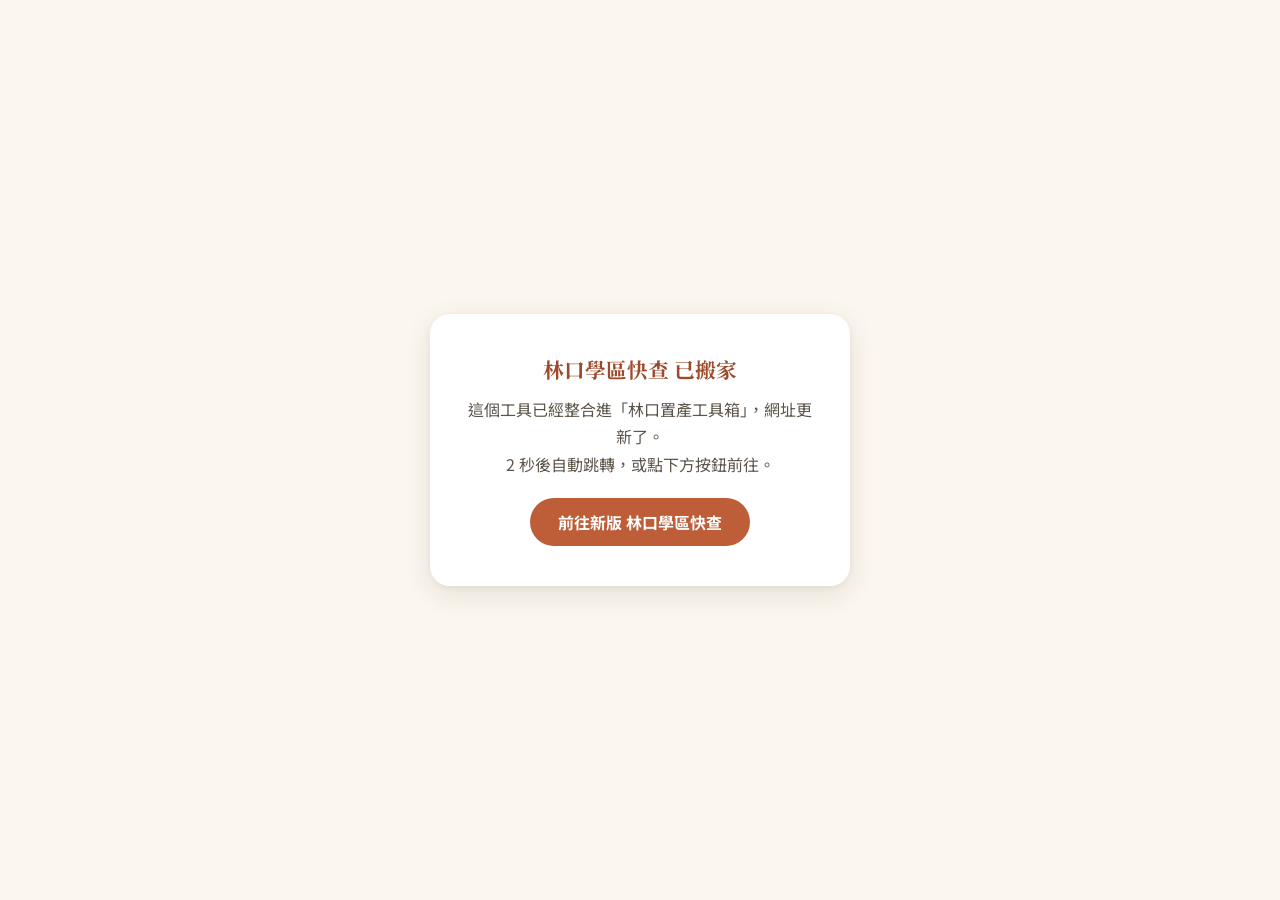
<file: index.html>
<!DOCTYPE html>
<html lang="zh-Hant">
<head>
<meta charset="UTF-8">
<meta name="viewport" content="width=device-width, initial-scale=1.0">
<meta http-equiv="refresh" content="2; url=https://swcasa.com/school/">
<link rel="canonical" href="https://swcasa.com/school/">
<title>林口學區快查 | 已搬家</title>
<link rel="preconnect" href="https://fonts.googleapis.com">
<link rel="preconnect" href="https://fonts.gstatic.com" crossorigin>
<link href="https://fonts.googleapis.com/css2?family=Noto+Sans+TC:wght@400;500;700;900&family=Noto+Serif+TC:wght@600;700;900&display=swap" rel="stylesheet">
<style>
  :root{
    --bg:#FBF6EE; --ink:#26221C; --ink-soft:#5C544A;
    --clay:#BD5E39; --clay-d:#9C4A2B;
    --shadow:0 8px 28px rgba(60,44,28,.10), 0 2px 6px rgba(60,44,28,.06);
    --serif:"Noto Serif TC",serif; --sans:"Noto Sans TC","PingFang TC","Microsoft JhengHei",sans-serif;
  }
  *{box-sizing:border-box;margin:0;padding:0}
  html,body{height:100%}
  body{background:var(--bg);color:var(--ink);font-family:var(--sans);
    display:flex;align-items:center;justify-content:center;padding:24px;text-align:center}
  .card{background:#fff;border-radius:20px;box-shadow:var(--shadow);padding:40px 32px;max-width:420px}
  h1{font-family:var(--serif);font-size:1.3rem;color:var(--clay-d);margin-bottom:12px}
  p{color:var(--ink-soft);line-height:1.7;margin-bottom:20px}
  a.btn{display:inline-block;background:var(--clay);color:#fff;text-decoration:none;
    padding:12px 28px;border-radius:999px;font-weight:700}
  a.btn:hover{background:var(--clay-d)}
</style>
</head>
<body>
  <div class="card">
    <h1>林口學區快查 已搬家</h1>
    <p>這個工具已經整合進「林口置產工具箱」，網址更新了。<br>2 秒後自動跳轉，或點下方按鈕前往。</p>
    <a class="btn" href="https://swcasa.com/school/">前往新版 林口學區快查</a>
  </div>
</body>
</html>
</file>
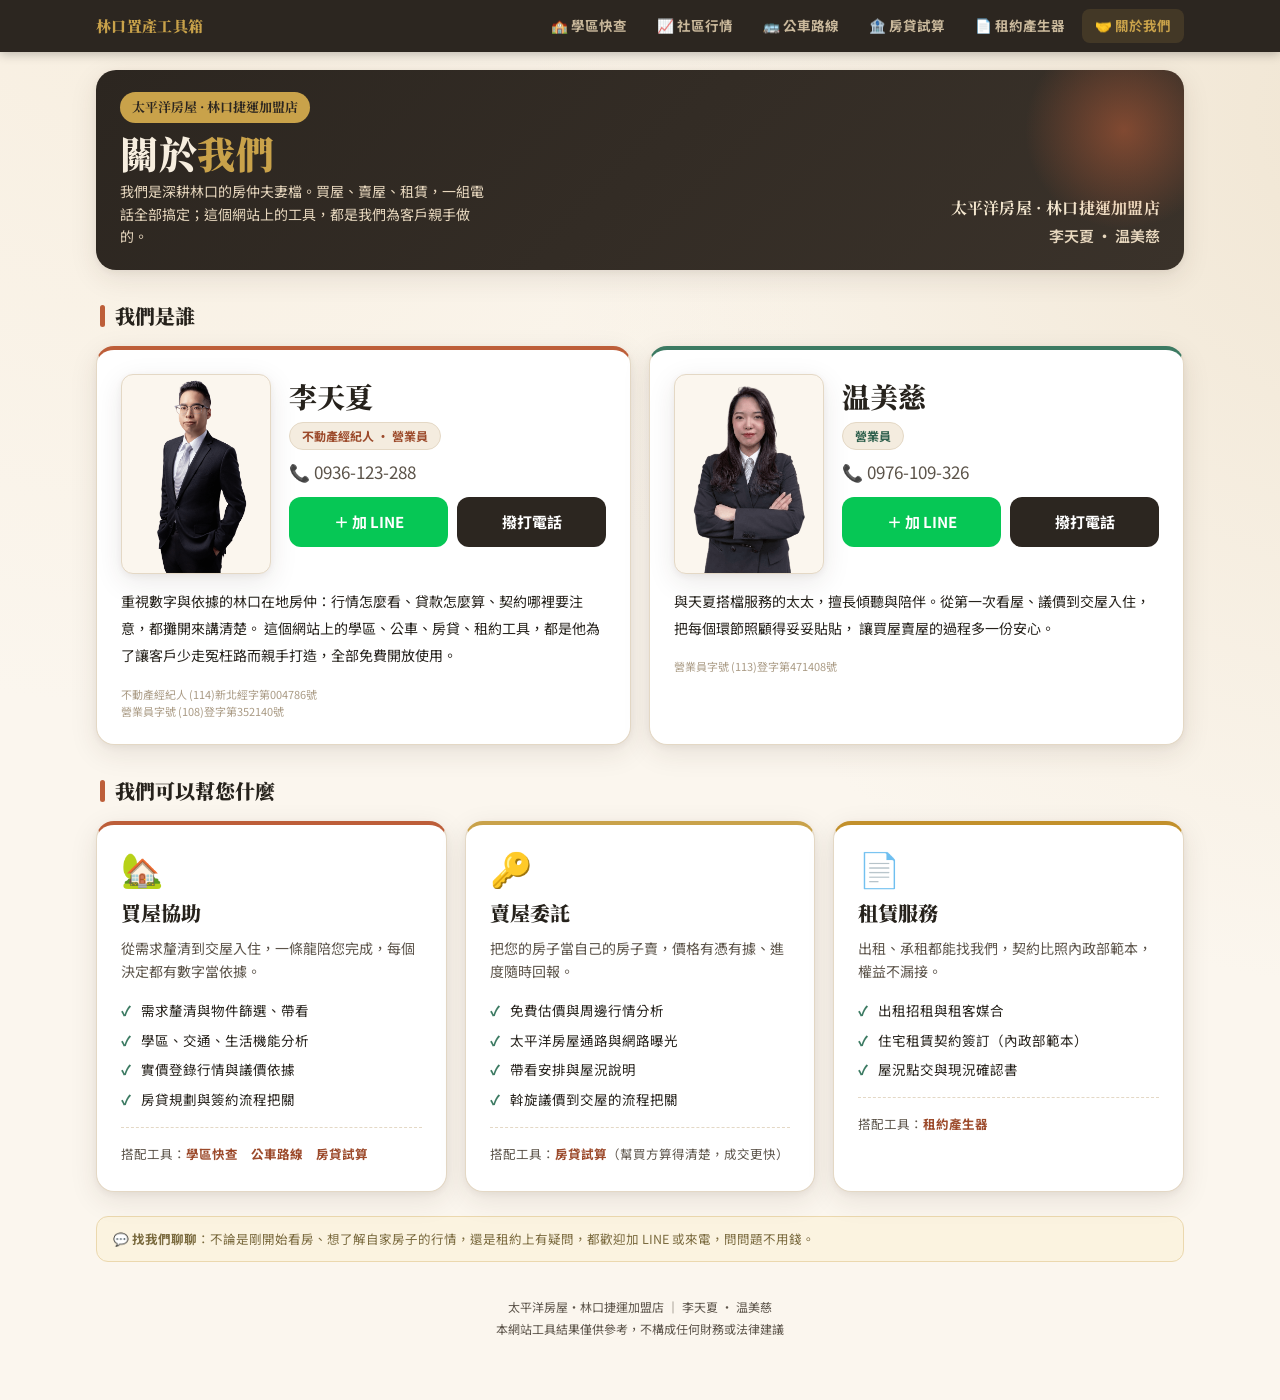
<file: about/index.html>
<!DOCTYPE html>
<html lang="zh-Hant">
<head>
<meta charset="UTF-8">
<meta name="viewport" content="width=device-width, initial-scale=1.0">
<title>關於我們 — 林口置產工具箱</title>
<!-- 搜尋引擎描述 + LINE/FB 分享預覽卡（Open Graph） -->
<meta name="description" content="太平洋房屋・林口捷運加盟店 李天夏、温美慈——認識我們夫妻檔，以及我們能幫您的買屋、賣屋、租賃服務。">
<meta property="og:type" content="website">
<meta property="og:site_name" content="林口置產工具箱">
<meta property="og:locale" content="zh_TW">
<meta property="og:title" content="關於我們 — 林口置產工具箱">
<meta property="og:description" content="太平洋房屋・林口捷運加盟店 李天夏、温美慈——認識我們夫妻檔，以及我們能幫您的買屋、賣屋、租賃服務。">
<meta property="og:url" content="https://swcasa.com/about/">
<link rel="preconnect" href="https://fonts.googleapis.com">
<link rel="preconnect" href="https://fonts.gstatic.com" crossorigin>
<link href="https://fonts.googleapis.com/css2?family=Noto+Sans+TC:wght@400;500;700;900&family=Noto+Serif+TC:wght@600;700;900&display=swap" rel="stylesheet">
<link rel="stylesheet" href="../style.css">
<!-- 網站圖示：瀏覽器分頁小圖＋手機「加入主畫面」圖示；theme-color＝手機瀏覽器上方框色 -->
<link rel="icon" type="image/svg+xml" href="../img/favicon.svg">
<link rel="apple-touch-icon" href="../img/apple-touch-icon.png">
<meta name="theme-color" content="#BD5E39">
<!-- 流量統計（GoatCounter）：匿名計數、無 cookie；只在正式網站計數，本機 file:// 測試不會灌水 -->
<script>
if(location.protocol==='https:'){
  var _gc=document.createElement('script');
  _gc.async=true; _gc.src='https://gc.zgo.at/count.js';
  _gc.setAttribute('data-goatcounter','https://linkou-toolbox.goatcounter.com/count');
  document.head.appendChild(_gc);
}
</script>
<script>
/* 防同業以 iframe 內嵌冒用本工具（與學區頁一致） */
(function(){
  if(window.top===window.self)return;
  try{ if(window.top.location.hostname!==location.hostname){ window.top.location.href=location.href; } }
  catch(e){ window.top.location.href=location.href; }
})();
</script>
<style>
  /* ── 人物卡：照片＋介紹＋聯絡按鈕（樣式沿用各工具頁聯絡卡，放大成主角） ── */
  .profiles{display:grid;grid-template-columns:1fr 1fr;gap:18px;margin-top:6px}
  .profile{padding:24px;border-top:4px solid var(--clay)}
  .profile.p-wen{border-top-color:var(--teal)}
  .profile .top{display:flex;gap:18px;align-items:flex-start}
  .profile .photo{width:150px;height:200px;flex:0 0 auto;border-radius:12px;object-fit:cover;object-position:50% 12%;
    border:1px solid var(--line);background:var(--bg);box-shadow:var(--shadow)}
  .profile .info{flex:1 1 auto;min-width:0}
  .profile .nm{font-family:var(--serif);font-weight:900;font-size:28px}
  .profile .role{display:inline-block;font-size:12px;font-weight:700;color:var(--clay-d);
    background:var(--bg2);border:1px solid var(--line);border-radius:999px;padding:3px 12px;margin-top:4px}
  .profile.p-wen .role{color:var(--teal-d)}
  .profile .intro{font-size:14px;line-height:1.95;color:var(--ink);margin:14px 0 16px}
  .profile .acts{display:flex;gap:9px;flex-wrap:wrap}
  .profile .acts a{flex:1 1 auto;text-align:center;text-decoration:none;font-size:15px;padding:13px 18px}
  .btn-line{background:#06C755;color:#fff} .btn-line:hover{background:#05b34d}
  .btn-call{background:#2C2620;color:#fff} .btn-call:hover{background:#000}
  .profile .ph{font-size:17px;color:var(--ink-soft);margin:8px 0 12px}
  .profile .lic{font-size:11px;color:#aa9b85;margin-top:12px;line-height:1.55}
  @media(max-width:680px){
    .profiles{grid-template-columns:1fr}
    .profile .top{flex-direction:column;align-items:stretch}
    .profile .photo{width:210px;height:280px;align-self:center;margin-bottom:4px}
    .profile .info{text-align:center;max-width:320px;margin:0 auto}
    .profile .intro{text-align:left}
    .profile .lic{text-align:center}
  }

  /* ── 服務卡：沿用首頁工具卡的版型 ── */
  .svc-grid{display:grid;grid-template-columns:repeat(auto-fit,minmax(260px,1fr));gap:18px;margin-top:6px}
  .svc{display:flex;flex-direction:column;padding:26px 24px;border-top:4px solid var(--clay)}
  .svc.s-sell{border-top-color:var(--gold)}
  .svc.s-rent{border-top-color:var(--amber)}
  .svc .sv-icon{font-size:34px;line-height:1;margin-bottom:12px}
  .svc h3{font-family:var(--serif);font-weight:900;font-size:20px;color:var(--ink);margin-bottom:8px}
  .svc .sv-desc{font-size:14px;color:var(--ink-soft);line-height:1.7;margin-bottom:16px}
  .svc ul{list-style:none;margin:0;display:flex;flex-direction:column;gap:8px}
  .svc li{font-size:13.5px;color:var(--ink);padding-left:20px;position:relative;line-height:1.6}
  .svc li::before{content:"✓";position:absolute;left:0;top:0;color:var(--teal);font-weight:900}
  .svc .sv-tools{margin-top:16px;padding-top:14px;border-top:1px dashed var(--line);font-size:12.5px;color:var(--ink-soft);line-height:1.9}
  .svc .sv-tools a{color:var(--clay-d);font-weight:700;text-decoration:none;white-space:nowrap}
  .svc .sv-tools a:hover{text-decoration:underline}
</style>
</head>
<body>

<!-- 全站導覽列 -->
<nav class="site-nav">
  <div class="nav-inner">
    <a href="../" class="nav-logo">林口置產工具箱</a>
    <div class="nav-links">
      <a href="../school/">🏫 學區快查</a>
      <a href="../price/">📈 社區行情</a>
      <a href="../bus/">🚌 公車路線</a>
      <a href="../mortgage/">🏦 房貸試算</a>
      <a href="../rent/">📄 租約產生器</a>
      <a href="./" class="active">🤝 關於我們</a>
    </div>
  </div>
</nav>

<div class="wrap">

  <header class="hero">
    <div>
      <span class="badge">太平洋房屋 · 林口捷運加盟店</span>
      <h1>關於<span class="mk">我們</span></h1>
      <p>我們是深耕林口的房仲夫妻檔。買屋、賣屋、租賃，一組電話全部搞定；這個網站上的工具，都是我們為客戶親手做的。</p>
    </div>
    <div class="yr">
      <span class="yr-biz">太平洋房屋 · 林口捷運加盟店</span><span class="yr-nm">李天夏 · 温美慈</span>
    </div>
  </header>

  <div class="sec-title"><span class="bar"></span>我們是誰</div>

  <div class="profiles">

    <!-- 李天夏 -->
    <section class="panel profile">
      <div class="top">
        <img class="photo" src="../img/agent-lee.png" alt="李天夏" loading="lazy" onerror="this.style.display='none'">
        <div class="info">
          <div class="nm">李天夏</div>
          <span class="role">不動產經紀人 · 營業員</span>
          <div class="ph">📞 0936-123-288</div>
          <div class="acts">
            <a class="btn btn-line" href="https://line.me/ti/p/oCqi-eVJvI" target="_blank" rel="noopener">＋ 加 LINE</a>
            <a class="btn btn-call" href="tel:0936123288">撥打電話</a>
          </div>
        </div>
      </div>
      <div class="intro">
        重視數字與依據的林口在地房仲：行情怎麼看、貸款怎麼算、契約哪裡要注意，都攤開來講清楚。
        這個網站上的學區、公車、房貸、租約工具，都是他為了讓客戶少走冤枉路而親手打造，全部免費開放使用。
      </div>
      <div class="lic">不動產經紀人 (114)新北經字第004786號<br>營業員字號 (108)登字第352140號</div>
    </section>

    <!-- 温美慈 -->
    <section class="panel profile p-wen">
      <div class="top">
        <img class="photo" src="../img/agent-wen.png" alt="温美慈" loading="lazy" onerror="this.style.display='none'">
        <div class="info">
          <div class="nm">温美慈</div>
          <span class="role">營業員</span>
          <div class="ph">📞 0976-109-326</div>
          <div class="acts">
            <a class="btn btn-line" href="https://line.me/ti/p/KLYEW95HzP" target="_blank" rel="noopener">＋ 加 LINE</a>
            <a class="btn btn-call" href="tel:0976109326">撥打電話</a>
          </div>
        </div>
      </div>
      <div class="intro">
        與天夏搭檔服務的太太，擅長傾聽與陪伴。從第一次看屋、議價到交屋入住，把每個環節照顧得妥妥貼貼，
        讓買屋賣屋的過程多一份安心。
      </div>
      <div class="lic">營業員字號 (113)登字第471408號</div>
    </section>

  </div>

  <div class="sec-title"><span class="bar"></span>我們可以幫您什麼</div>

  <div class="svc-grid">

    <!-- 買屋協助 -->
    <section class="panel svc">
      <div class="sv-icon">🏡</div>
      <h3>買屋協助</h3>
      <div class="sv-desc">從需求釐清到交屋入住，一條龍陪您完成，每個決定都有數字當依據。</div>
      <ul>
        <li>需求釐清與物件篩選、帶看</li>
        <li>學區、交通、生活機能分析</li>
        <li>實價登錄行情與議價依據</li>
        <li>房貸規劃與簽約流程把關</li>
      </ul>
      <div class="sv-tools">搭配工具：<a href="../school/">學區快查</a>　<a href="../bus/">公車路線</a>　<a href="../mortgage/">房貸試算</a></div>
    </section>

    <!-- 賣屋委託 -->
    <section class="panel svc s-sell">
      <div class="sv-icon">🔑</div>
      <h3>賣屋委託</h3>
      <div class="sv-desc">把您的房子當自己的房子賣，價格有憑有據、進度隨時回報。</div>
      <ul>
        <li>免費估價與周邊行情分析</li>
        <li>太平洋房屋通路與網路曝光</li>
        <li>帶看安排與屋況說明</li>
        <li>斡旋議價到交屋的流程把關</li>
      </ul>
      <div class="sv-tools">搭配工具：<a href="../mortgage/">房貸試算</a>（幫買方算得清楚，成交更快）</div>
    </section>

    <!-- 租賃服務 -->
    <section class="panel svc s-rent">
      <div class="sv-icon">📄</div>
      <h3>租賃服務</h3>
      <div class="sv-desc">出租、承租都能找我們，契約比照內政部範本，權益不漏接。</div>
      <ul>
        <li>出租招租與租客媒合</li>
        <li>住宅租賃契約簽訂（內政部範本）</li>
        <li>屋況點交與現況確認書</li>
      </ul>
      <div class="sv-tools">搭配工具：<a href="../rent/">租約產生器</a></div>
    </section>

  </div>

  <div class="disc" style="margin-top:24px">
    💬 <b>找我們聊聊</b>：不論是剛開始看房、想了解自家房子的行情，還是租約上有疑問，都歡迎加 LINE 或來電，問問題不用錢。
  </div>

  <footer>
    太平洋房屋・林口捷運加盟店 ｜ 李天夏 · 温美慈<br>
    本網站工具結果僅供參考，不構成任何財務或法律建議
  </footer>

</div><!-- /wrap -->

<script src="../internal-nav.js"></script>
</body>
</html>
</file>
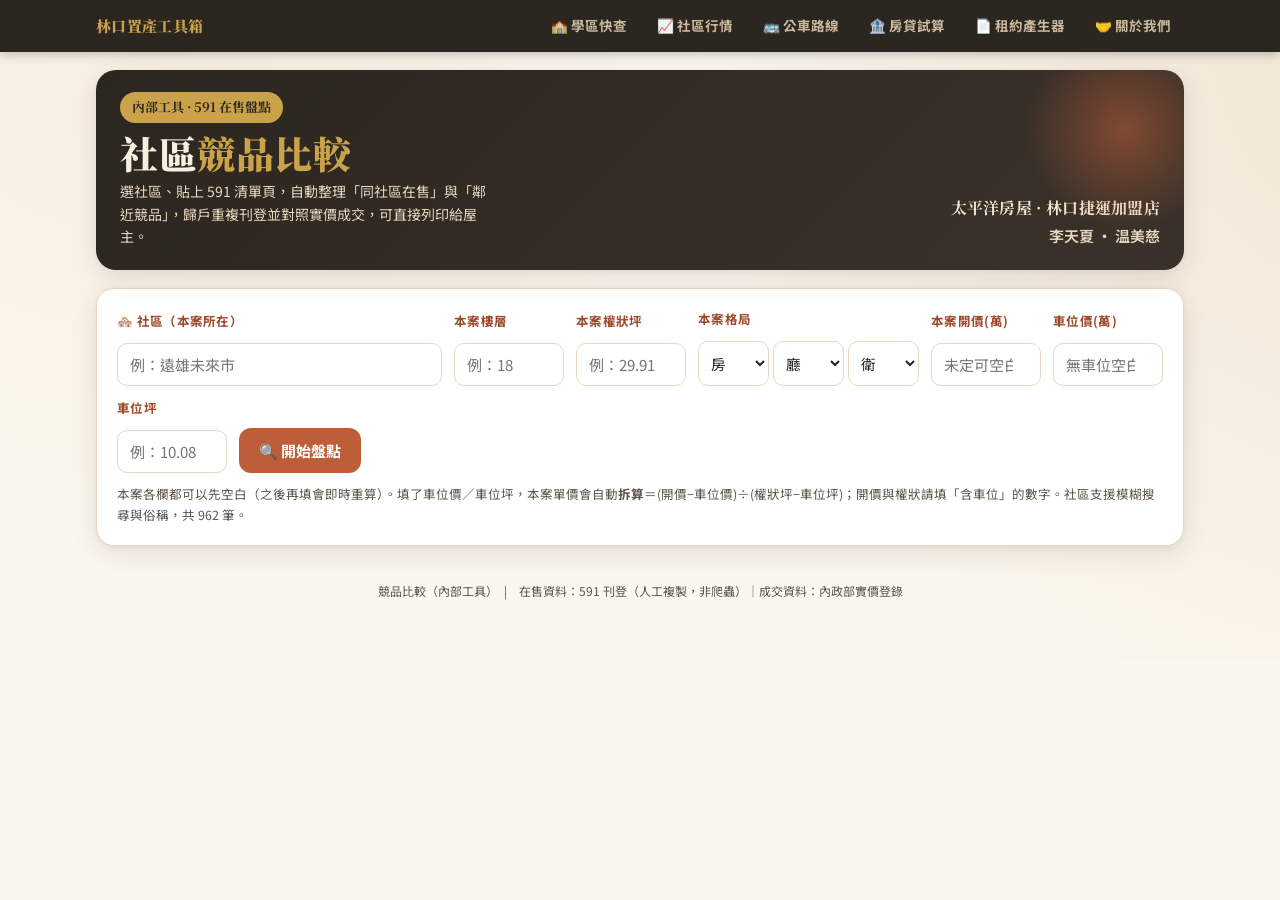
<file: listing/index.html>
﻿<!DOCTYPE html>
<html lang="zh-Hant">
<head>
<meta charset="UTF-8">
<meta name="viewport" content="width=device-width, initial-scale=1.0">
<title>競品比較（內部） — 林口置產工具箱</title>
<!-- 內部工作工具：不進導覽、不進 sitemap，也請搜尋引擎不要收錄 -->
<meta name="robots" content="noindex,nofollow">
<link rel="preconnect" href="https://fonts.googleapis.com">
<link rel="preconnect" href="https://fonts.gstatic.com" crossorigin>
<link href="https://fonts.googleapis.com/css2?family=Noto+Sans+TC:wght@400;500;700;900&family=Noto+Serif+TC:wght@600;700;900&display=swap" rel="stylesheet">
<link rel="stylesheet" href="../style.css">
<link rel="icon" type="image/svg+xml" href="../img/favicon.svg">
<meta name="theme-color" content="#BD5E39">
<style>
  /* ── 查詢區（沿用行情頁同款版型） ── */
  .search{margin-top:18px;padding:20px}
  .search .row{display:flex;gap:12px;align-items:flex-end;flex-wrap:wrap}
  .field{display:flex;flex-direction:column;gap:6px}
  .lbl{font-size:13px;font-weight:700;color:var(--ink-soft)}
  .field input{padding:10px 12px;border:1.5px solid var(--line);border-radius:10px;font-size:15px;font-family:inherit;background:#fff}
  .field input:focus{outline:none;border-color:var(--clay)}
  .field.small input{width:110px}
  /* style.css 的全站 .field 是 flex:1 1 240px（欄位平分整行），在本頁寬螢幕會把格子拉到東倒西歪；
     窄螢幕（手機）維持原本的整行換行，只在寬螢幕改成「內容多寬就多寬」靠左排 */
  @media (min-width:700px){ .search .field{flex:0 0 auto} }
  .lay-sel{display:flex;gap:4px}
  /* flex:1＋min-width:0：手機整行時三顆平分、可收縮，不會把「衛」擠出畫面 */
  .lay-sel select{flex:1 1 0;min-width:0;padding:10px 8px;border:1.5px solid var(--line);border-radius:10px;font-size:14.5px;font-family:inherit;background:#fff;cursor:pointer}
  .lay-sel select:focus{outline:none;border-color:var(--clay)}
  .autocomplete{position:absolute;left:0;right:0;top:calc(100% + 4px);background:#fff;border:1.5px solid var(--line);
    border-radius:12px;box-shadow:var(--shadow);max-height:240px;overflow:auto;z-index:1000;display:none}
  .autocomplete.show{display:block}
  .ac-item{padding:11px 14px;cursor:pointer;font-size:14px;border-bottom:1px solid var(--bg2)}
  .ac-item:last-child{border-bottom:none}
  .ac-item:hover{background:var(--bg2)}
  .ac-item .li-tag{float:right;font-size:12px;color:var(--ink-soft)}
  .hint{font-size:12.5px;color:var(--ink-soft);margin-top:10px;line-height:1.7}

  /* ── 快抓書籤安裝區 ── */
  .bmk-box{margin:0 0 12px;border:1px dashed var(--line);border-radius:12px;background:#fff;padding:0 14px}
  .bmk-box summary{cursor:pointer;padding:12px 0;font-weight:700;font-size:14px;color:var(--teal)}
  .bmk-body{padding:0 0 14px;font-size:13.5px;line-height:1.8;color:var(--ink-soft)}
  .bmk-body p{margin:6px 0}
  .bmk-btn{display:inline-block;padding:8px 16px;background:var(--clay);color:#fff;border-radius:10px;
    font-weight:700;text-decoration:none;cursor:grab;box-shadow:var(--shadow)}
  .bmk-note{font-size:12.5px;color:var(--ink-soft)}

  /* ── 蒐集區：591 連結與貼上框 ── */
  .src-links{display:flex;flex-wrap:wrap;gap:10px;align-items:center;margin:6px 0 4px}
  .near-list{margin-top:10px}
  .near-row{display:flex;flex-wrap:wrap;gap:6px 14px;align-items:baseline;padding:8px 10px;border-bottom:1px solid var(--bg2);font-size:14px}
  .near-row:last-child{border-bottom:none}
  .near-row .nm{font-weight:700;min-width:9em}
  .near-row .meta{color:var(--ink-soft);font-size:12.5px}
  .pills{display:flex;gap:8px;margin-top:10px}
  .pill{padding:6px 14px;border:1.5px solid var(--line);border-radius:999px;background:#fff;font-size:13px;cursor:pointer;font-family:inherit}
  .pill.on{background:var(--teal);border-color:var(--teal);color:#fff}
  #zone{margin:14px 0 6px;padding:34px 16px;border:2.5px dashed var(--clay);border-radius:14px;text-align:center;
    color:var(--clay);font-size:19px;font-weight:700;background:#FFF9F2;cursor:pointer;outline:none;transition:box-shadow .2s,background .2s}
  #zone:focus,#zone:hover{background:#FFF3E5}
  #zone .zone-sub{display:block;margin-top:8px;font-size:12.5px;font-weight:400;color:var(--ink-soft)}
  #zone.got{border-color:var(--teal);color:var(--teal);background:#F0F7F3}
  #zone.flash{animation:zoneFlash 1.2s ease}
  @keyframes zoneFlash{0%,100%{box-shadow:0 0 0 0 rgba(189,94,57,0)}30%{box-shadow:0 0 0 6px rgba(189,94,57,.28)}}
  .near-box{margin:10px 0;border:1px solid var(--line);border-radius:12px;background:#fff;padding:0 14px}
  .near-box summary{cursor:pointer;padding:11px 0;font-weight:700;font-size:13.5px;color:var(--teal)}
  #pasteStat{font-size:13.5px;font-weight:700;margin:6px 2px;color:var(--ink-soft)}
  .mini{font-size:12.5px;color:var(--ink-soft);text-decoration:underline;cursor:pointer;background:none;border:none;font-family:inherit;padding:0}

  /* ── 結果表 ── */
  .sumline{display:flex;flex-wrap:wrap;gap:12px;margin:16px 0}
  .sum{flex:1 1 160px;background:#fff;border:1.5px solid var(--line);border-radius:14px;padding:15px 20px;box-shadow:var(--shadow)}
  .sum .k{font-size:12.5px;color:var(--ink-soft);margin-bottom:4px}
  .sum .v{font-size:26px;font-weight:900;color:var(--clay);line-height:1.15}
  .sum .v small{font-size:12px;font-weight:400;color:var(--ink-soft)}
  .tbl-wrap{overflow-x:auto;background:#fff;border-radius:12px;box-shadow:var(--shadow);margin-bottom:8px}
  table.ct{width:100%;border-collapse:collapse;min-width:640px}
  .ct th,.ct td{padding:9px 10px;border-bottom:1px solid var(--bg2);text-align:left;font-size:13.5px;vertical-align:top;white-space:nowrap}
  .ct th{background:var(--bg2);color:var(--ink-soft);font-size:12.5px}
  .ct td.num{text-align:right}
  .ct tr.me{background:#FBF3E4;font-weight:700}
  .ct tr.me td{border-bottom:2px solid var(--gold,#C89B3C)}
  .ct .miss{color:#b6a898}
  .badge-n{display:inline-block;margin-left:6px;padding:1px 7px;border-radius:999px;background:var(--teal);color:#fff;font-size:11px;font-weight:700}
  .badge-adj{display:inline-block;margin-left:4px;padding:1px 6px;border-radius:999px;background:var(--gold,#C89B3C);color:#fff;font-size:11px;font-weight:700}
  .badge-warn{display:inline-block;margin-left:4px;padding:0 6px;border-radius:999px;border:1.5px solid var(--clay);color:var(--clay);font-size:11px;font-weight:700;cursor:help}
  .deal-qr{float:right;margin:0 0 4px 14px;text-align:center;font-size:10.5px;color:var(--ink-soft);line-height:1.4}
  .deal-qr svg{display:block;width:76px;height:76px;margin:0 auto 2px;background:#fff}
  .col-park{white-space:nowrap;color:var(--ink-soft)}
  .col-park input{width:52px;padding:4px 6px;border:1px solid var(--line);border-radius:6px;font-size:12.5px;font-family:inherit;text-align:right}
  .col-park input:focus{outline:none;border-color:var(--clay)}
  .me-tag{display:inline-block;padding:1px 8px;border-radius:999px;background:var(--clay);color:#fff;font-size:11.5px;font-weight:700}
  .table-tools{display:flex;flex-wrap:wrap;gap:12px;align-items:center;justify-content:space-between;margin:8px 0}
  .del-tools{display:flex;align-items:center;gap:10px}
  .btn.sm{padding:5px 12px;font-size:13px}
  .col-check,.col-del{width:34px;text-align:center;padding-left:6px;padding-right:6px}
  .col-check input{width:16px;height:16px;cursor:pointer}
  .btn-del{border:none;background:none;color:#b6a898;font-size:16px;cursor:pointer;line-height:1;padding:2px 6px;font-family:inherit}
  .btn-del:hover{color:var(--red)}
  .ct tr.dimmed{opacity:.4}
  .unk-row{display:flex;flex-wrap:wrap;gap:6px 12px;align-items:baseline;padding:8px 10px;border-bottom:1px solid var(--bg2);font-size:13.5px;background:#fff}
  .deal{background:#EAF3EE;border:1px solid #CBE2D4;border-radius:12px;padding:12px 16px;font-size:14px;line-height:1.8;margin:12px 0;overflow:hidden}

  /* ── 列印＝屋主版一頁報告：只留摘要與兩張表 ── */
  #printHead{display:none}
  @media print{
    /* .hint 都在 .no-print 區塊裡，唯獨 #discNote（免責說明）要印出來給屋主看 */
    .site-nav,.no-print,#zone,#pasteStat,.pills,footer{display:none !important}
    #printHead{display:block;margin-bottom:10px;border-bottom:2px solid #333;padding-bottom:8px}
    #printHead h2{font-family:var(--serif);margin:0 0 4px}
    #printHead .ph-sub{font-size:12.5px;color:#555}
    body{background:#fff}
    .wrap{max-width:none;padding:0}
    .tbl-wrap{box-shadow:none;border:1px solid #ccc}
    /* 刊登連結欄是超連結，紙本點不了，列印時整欄隱藏；車位輸入欄同理（拆算結果已反映在單價欄） */
    .col-link,.col-park{display:none !important}
    /* 摘要卡印出來也要醒目：加大數字、明顯外框 */
    .sumline{gap:8px}
    .sum{box-shadow:none;border:1.5px solid #999;padding:12px 18px}
    .sum .v{font-size:23px}
    /* 紙本連結點不了 → 換成 QR code 給屋主掃 */
    .deal-qr svg{width:88px;height:88px}
  }
</style>
</head>
<body>

<!-- 全站導覽列（本頁為內部工具，各頁導覽不列入本頁） -->
<nav class="site-nav">
  <div class="nav-inner">
    <a href="../" class="nav-logo">林口置產工具箱</a>
    <div class="nav-links">
      <a href="../school/">🏫 學區快查</a>
      <a href="../price/">📈 社區行情</a>
      <a href="../bus/">🚌 公車路線</a>
      <a href="../mortgage/">🏦 房貸試算</a>
      <a href="../rent/">📄 租約產生器</a>
      <a href="../about/">🤝 關於我們</a>
    </div>
  </div>
</nav>

<div class="wrap">

  <header class="hero no-print">
    <div>
      <span class="badge">內部工具 · 591 在售盤點</span>
      <h1>社區<span class="mk">競品比較</span></h1>
      <p>選社區、貼上 591 清單頁，自動整理「同社區在售」與「鄰近競品」，歸戶重複刊登並對照實價成交，可直接列印給屋主。</p>
    </div>
    <div class="yr">
      <span class="yr-biz">太平洋房屋 · 林口捷運加盟店</span><span class="yr-nm">李天夏 · 温美慈</span>
    </div>
  </header>

  <!-- 列印時才出現的報告表頭 -->
  <div id="printHead">
    <h2 id="phTitle"></h2>
    <div class="ph-sub" id="phSub"></div>
  </div>

  <!-- 第 1 步：選社區＋本案資料 -->
  <section class="panel search no-print">
    <div class="row">
      <div class="field" style="position:relative;flex:1;min-width:220px">
        <label class="lbl">🏘️ 社區（本案所在）</label>
        <input type="text" id="commInput" placeholder="例：遠雄未來市" autocomplete="off">
        <div id="acList" class="autocomplete"></div>
      </div>
      <div class="field small"><label class="lbl">本案樓層</label><input type="number" id="myFloor" placeholder="例：18"></div>
      <div class="field small"><label class="lbl">本案權狀坪</label><input type="number" step="0.01" id="mySize" placeholder="例：29.91"></div>
      <div class="field"><label class="lbl">本案格局</label>
        <div class="lay-sel">
          <select id="myRoom"><option value="">房</option><option value="0房">0房</option><option value="1房">1房</option><option value="2房">2房</option><option value="3房">3房</option><option value="4房">4房</option><option value="5房以上">5房以上</option></select>
          <select id="myHall"><option value="">廳</option><option value="0廳">0廳</option><option value="1廳">1廳</option><option value="2廳">2廳</option></select>
          <select id="myBath"><option value="">衛</option><option value="0衛">0衛</option><option value="1衛">1衛</option><option value="2衛">2衛</option><option value="3衛">3衛</option><option value="4衛">4衛</option><option value="5衛">5衛</option></select>
        </div>
      </div>
      <div class="field small"><label class="lbl">本案開價(萬)</label><input type="number" id="myPrice" placeholder="未定可空白"></div>
      <div class="field small"><label class="lbl">車位價(萬)</label><input type="number" id="myParkP" placeholder="無車位空白"></div>
      <div class="field small"><label class="lbl">車位坪</label><input type="number" step="0.01" id="myParkS" placeholder="例：10.08"></div>
      <button class="btn" id="goBtn">🔍 開始盤點</button>
    </div>
    <div class="hint">本案各欄都可以先空白（之後再填會即時重算）。填了車位價／車位坪，本案單價會自動<b>拆算</b>＝(開價−車位價)÷(權狀坪−車位坪)；開價與權狀請填「含車位」的數字。社區支援模糊搜尋與俗稱，共 962 筆。</div>
  </section>

  <!-- 第 2 步：開 591 複製、貼回來 -->
  <section class="panel search no-print" id="srcSec" style="display:none">
    <!-- 第一次使用才要做：把快抓書籤拖到書籤列（一次性） -->
    <details class="bmk-box">
      <summary>📌 第一次使用：安裝「591 快抓」書籤（只做一次）</summary>
      <div class="bmk-body">
        <p>把下面這顆按鈕<b>拖曳</b>到瀏覽器的<b>書籤列</b>（我的最愛列）。裝好後，在 591 清單頁點一下它，就會自動把整頁物件複製好，回本頁貼上即可，不必再 Ctrl+A。</p>
        <p><a class="bmk-btn" id="bmkLink" href="#" onclick="return false">📌 591 快抓</a> ← 拖我到書籤列</p>
        <p class="bmk-note">看不到書籤列？在瀏覽器按 <b>Ctrl+Shift+B</b> 打開。太太的電腦也是拖這一次就好；之後工具更新，書籤不用重拖。</p>
      </div>
    </details>
    <div class="src-links">
      <a class="btn" id="openMine" href="#" target="_blank" rel="noopener">開 591</a>
      <span class="hint" style="margin:0">→ 在 591 清單頁點<b>「📌 591 快抓」書籤</b>（或 <b>Ctrl+A</b> 全選複製），再回這裡貼上 👇</span>
    </div>
    <div id="zone" tabindex="0">👉 回到這裡，直接按 <b>Ctrl</b>＋<b>V</b> 貼上<span class="zone-sub">從 591 複製好之後就貼在這個框；多頁就翻頁再點書籤、再貼一次，會自動累加去重。</span></div>
    <div id="pasteStat"></div>
    <details class="near-box" id="nearDetails">
      <summary id="nearSummary">🔍 在售太少？加查鄰近社區</summary>
      <div class="pills" id="radiusPills">
        <span class="hint" style="margin:0;align-self:center">鄰近範圍：</span>
        <button class="pill on" data-r="300">300 公尺</button>
        <button class="pill" data-r="500">500 公尺</button>
      </div>
      <div class="near-list" id="nearBox"></div>
    </details>
    <div>
      <button class="mini" id="dlRaw" style="display:none">下載原始樣本（解析有誤時交給開發端）</button>
      <button class="mini" id="resetBtn" style="display:none;margin-left:14px">清空重來</button>
    </div>
  </section>

  <!-- 結果 -->
  <div id="resSec" style="display:none">
    <div class="sumline" id="sumBox"></div>

    <h2 class="sec-title"><span class="bar"></span><span id="mineTitle"></span></h2>
    <div class="table-tools no-print">
      <div class="pills" id="sortPills">
        <span class="hint" style="margin:0;align-self:center">排序（再點一次反轉高低）：</span>
        <button class="pill on" data-s="unit" data-label="單價">單價 ▲</button>
        <button class="pill" data-s="price" data-label="總價">總價</button>
        <button class="pill" data-s="floor" data-label="樓層">樓層</button>
      </div>
      <div class="del-tools">
        <button class="btn ghost sm" id="delChecked">🗑 刪除勾選</button>
        <span id="exNote" class="hint" style="margin:0"></span>
      </div>
    </div>
    <div id="mineList"></div>

    <div id="nearSec2" style="display:none">
      <h2 class="sec-title"><span class="bar"></span><span id="nearTitle"></span></h2>
      <div id="nearList2"></div>
    </div>

    <div class="deal" id="dealBox" style="display:none"></div>

    <div id="unkSec" class="no-print" style="display:none">
      <h2 class="sec-title"><span class="bar"></span>無法歸類（請人工判斷）</h2>
      <div class="hint" style="margin:0 2px 8px">這些刊登認不出社區、或距離超出範圍（多半是 591 混入的廣告物件）。確定是競品就按「併入」，會進上面的鄰近競品表。</div>
      <div id="unkList"></div>
    </div>

    <div class="hint" id="discNote">
      說明：在售資料為 591 刊登之<b>開價</b>（非成交價），內容以刊登方為準、隨時可能異動；
      成交對照來自內政部實價登錄。單價標「<b>拆</b>」者為拆算單價＝(開價−車位價)÷(權狀坪−車位坪)，
      車位價／坪依刊登資訊或本店人工輸入；未標者為刊登單價（可能含車位）。
      本表僅供屋主／買方參考，不構成價格保證。資料整理日：<span id="todayTxt"></span>。
    </div>

    <div class="no-print" style="margin:14px 0">
      <button class="btn" id="printBtn">🖨 列印／另存 PDF（屋主版）</button>
    </div>
  </div>

  <footer class="no-print">
    競品比較（內部工具）　|　在售資料：591 刊登（人工複製，非爬蟲）｜成交資料：內政部實價登錄
  </footer>
</div>

<!-- 資料與共用純函式：linkou-data(社區/門牌) → community-doors(社區↔門牌對照庫) → report-logic(parseHouse/houseCoord/distM/commDoorSet) → price-list-data(行情) → listing-logic(解析+比較)；qrcode.js=列印用 QR 產生器 -->
<script src="../internal-nav.js"></script>
<script src="../qrcode.js"></script>
<script src="../linkou-data.js"></script>
<script src="../community-doors.js"></script>
<script src="../report-logic.js"></script>
<script src="../price-list-data.js"></script>
<script src="../listing-logic.js"></script>
<script>
const $ = s => document.querySelector(s);
const esc = s => String(s == null ? '' : s).replace(/[&<>"']/g, c => ({'&':'&amp;','<':'&lt;','>':'&gt;','"':'&quot;',"'":'&#39;'}[c]));

/* ── 狀態 ── */
let SEL = null;               // 選定的社區名
let MY = { floor:null, size:null, layout:null, price:null, pp:null, ps:null };   // pp=車位價(萬)、ps=車位坪
let RADIUS = 300;
let NEAR = [];                // 鄰近社區建議 [{name,dist,stats}]
const ALL = new Map();        // 物件編號 → 解析結果（跨多次貼上累積）
const INCLUDED = new Set();   // 「無法歸類」中被手動併入比較的物件編號
const EXCLUDED = new Set();   // 使用者手動剔除的物件編號（疑似已成交沒撤廣告等）
const PARK = new Map();       // 各戶手動填的車位 { p:車位價(萬), s:車位坪 }，key=該戶最小物件編號
const rawPastes = [];
let pasteCount = 0;

/* ── 社區搜尋（與行情頁同款：模糊＋俗稱） ── */
const COMM_NAMES = Object.keys(COMMUNITY);
const COMM_NORM = Object.fromEntries(COMM_NAMES.map(n => [n, normComm591(n)]));
function searchComm(q){
  if (!q) return [];
  const aliasKey = Object.keys(ALIASES).find(k => k.includes(q) || q.includes(k));
  if (aliasKey && COMMUNITY[ALIASES[aliasKey]]) return [ALIASES[aliasKey]];
  const nq = normComm591(q);
  if (!nq) return [];
  return COMM_NAMES.filter(n => COMM_NORM[n].includes(nq) || n.toLowerCase().includes(q.toLowerCase())).slice(0, 12);
}
function showAc(items){
  const box = $('#acList');
  if (!items.length){ box.classList.remove('show'); return; }
  box.innerHTML = items.map(n => {
    const c = COMMUNITY[n];
    return `<div class="ac-item" data-name="${esc(n)}">${esc(n)}${c.li ? `<span class="li-tag">${esc(c.li)}</span>` : ''}</div>`;
  }).join('');
  box.classList.add('show');
  box.querySelectorAll('.ac-item').forEach(el => el.addEventListener('mousedown', () => {
    $('#commInput').value = el.dataset.name;
    box.classList.remove('show');
  }));
}
$('#commInput').addEventListener('input', () => showAc(searchComm($('#commInput').value.trim())));
$('#commInput').addEventListener('blur', () => setTimeout(() => $('#acList').classList.remove('show'), 150));
$('#commInput').addEventListener('keydown', e => {
  if (e.key === 'Enter'){ e.preventDefault(); $('#acList').classList.remove('show'); startWork(); }
});

/* ── 第 1 步：開始盤點 ── */
function readMy(){
  MY.floor  = parseInt($('#myFloor').value, 10) || null;
  MY.size   = parseFloat($('#mySize').value) || null;
  MY.layout = ($('#myRoom').value + $('#myHall').value + $('#myBath').value) || null;   // 直接串成「3房2廳2衛」
  MY.price = parseFloat($('#myPrice').value) || null;
  MY.pp    = parseFloat($('#myParkP').value) || null;
  MY.ps    = parseFloat($('#myParkS').value) || null;
}
function startWork(){
  let name = $('#commInput').value.trim();
  if (!COMMUNITY[name]){
    const hit = searchComm(name);
    if (!hit.length){ alert('查無此社區，請從下拉選單挑選'); return; }
    name = hit[0]; $('#commInput').value = name;
  }
  readMy();
  SEL = name;
  document.title = `競品比較｜${name} — 林口置產工具箱`;   // 另存 PDF 檔名跟著社區名
  history.replaceState(null, '', '?c=' + encodeURIComponent(name));
  buildSources();
  $('#srcSec').style.display = 'block';
  render();
  $('#srcSec').scrollIntoView({ behavior:'smooth', block:'start' });
}
$('#goBtn').addEventListener('click', startWork);
['myFloor','mySize','myRoom','myHall','myBath','myPrice','myParkP','myParkS'].forEach(id => $('#' + id).addEventListener('change', () => { if (SEL){ readMy(); render(); } }));

/* ── 第 2 步：591 連結與鄰近社區建議 ── */
function s591(name){ return 'https://sale.591.com.tw/?keywords=' + encodeURIComponent(name); }
function statTxt(st){
  if (!st) return '近 3 年查無成交';
  return `近3年成交中位 <b>${st.u.toFixed(1)}</b> 萬/坪` + (st.age !== null ? `｜屋齡約 ${st.age} 年` : '') + `｜${st.n} 筆`;
}
function buildSources(){
  $('#openMine').href = s591(SEL);
  $('#openMine').textContent = `🔗 開 591 搜「${SEL}」`;
  NEAR = nearby591(SEL, RADIUS).slice(0, 10).map(o => ({ ...o, stats: commStats591(o.name) }));
  $('#nearSummary').textContent = `🔍 在售太少？加查鄰近社區（${RADIUS} 公尺內 ${NEAR.length} 個）`;
  $('#nearBox').innerHTML = NEAR.length
    ? `<div class="hint" style="margin:4px 2px">在售太少時，可加查 ${RADIUS} 公尺內這些社區（點連結→複製→回來貼，會自動標成「鄰近競品」）：</div>`
      + NEAR.map(o => `<div class="near-row"><span class="nm">${esc(o.name)}</span><span class="meta">${o.dist}m｜${statTxt(o.stats)}</span><a href="${s591(o.name)}" target="_blank" rel="noopener">開 591 ↗</a></div>`).join('')
    : `<div class="hint">（${RADIUS} 公尺內沒有其他建檔社區，可切換 500 公尺）</div>`;
}
document.querySelectorAll('#radiusPills .pill').forEach(b => b.addEventListener('click', () => {
  document.querySelectorAll('#radiusPills .pill').forEach(x => x.classList.toggle('on', x === b));
  RADIUS = +b.dataset.r;
  if (SEL){ buildSources(); render(); }
}));

/* 排序切換：單價／總價／樓層；再點一次同一顆＝反轉高低（▲低到高、▼高到低） */
document.querySelectorAll('#sortPills .pill').forEach(b => b.addEventListener('click', () => {
  if (sortMode === b.dataset.s) sortDir = -sortDir;
  else sortMode = b.dataset.s;
  document.querySelectorAll('#sortPills .pill').forEach(x => {
    x.classList.toggle('on', x === b);
    x.textContent = x.dataset.label + (x === b ? (sortDir === 1 ? ' ▲' : ' ▼') : '');
  });
  if (SEL) render();
}));

/* 剔除疑似已成交（沒撤廣告）的物件：勾選批次刪、單筆✕刪、可全部復原 */
$('#delChecked').addEventListener('click', () => {
  const chks = document.querySelectorAll('.rowchk:checked');
  if (!chks.length){ alert('請先勾選要剔除的列（左側的方框）'); return; }
  chks.forEach(c => c.dataset.ids.split(',').forEach(id => EXCLUDED.add(id)));
  render();
});
/* 各戶車位價/坪輸入 → 存 PARK 後重算（change 在離開欄位時觸發，重畫不會打斷輸入） */
document.addEventListener('change', e => {
  const el = e.target.closest('.park-in');
  if (!el) return;
  const cur = PARK.get(el.dataset.k) || { p: null, s: null };
  const v = parseFloat(el.value);
  cur[el.classList.contains('pp') ? 'p' : 's'] = isNaN(v) ? null : v;
  PARK.set(el.dataset.k, cur);
  render();
});
document.addEventListener('click', e => {
  const d = e.target.closest('.btn-del');
  if (d){ e.preventDefault(); d.dataset.del.split(',').forEach(id => EXCLUDED.add(id)); render(); return; }
  const r = e.target.closest('.restore-ex');
  if (r){ e.preventDefault(); EXCLUDED.clear(); render(); }
});

/* ── 貼上（同測試頁機制：累加＋去重） ── */
document.addEventListener('paste', e => {
  if (!SEL) return;
  e.preventDefault();
  /* 兩種來源都吃：
     ① 手動 Ctrl+A/C：帶 text/html。
     ② 快抓書籤：把整頁 HTML 以純文字放剪貼簿、開頭加 LK591HTML 記號。 */
  let html = e.clipboardData.getData('text/html');
  const plain = e.clipboardData.getData('text/plain') || '';
  if (!html && plain.startsWith('LK591HTML')) html = plain.slice(plain.indexOf('\n') + 1);
  if (!html){
    $('#pasteStat').textContent = '⚠ 這次貼上沒有抓到內容。請在 591 清單頁按「快抓書籤」，或改用 Ctrl+A、Ctrl+C 再回來貼。';
    return;
  }
  pasteCount++; rawPastes.push(html);
  const r = parse591(html);
  for (const it of r.items){
    const old = ALL.get(it.id);
    if (!old || fieldCount591(it) > fieldCount591(old)) ALL.set(it.id, it);
  }
  $('#zone').classList.add('got');
  $('#zone').textContent = '已收到，可以繼續貼下一頁或別的社區';
  $('#dlRaw').style.display = $('#resetBtn').style.display = 'inline';
  render();
});
$('#dlRaw').addEventListener('click', () => {
  const blob = new Blob([rawPastes.join('\n<!-- ===== 下一次貼上 ===== -->\n')], { type:'text/html' });
  const a = document.createElement('a');
  a.href = URL.createObjectURL(blob); a.download = '591貼上樣本.html'; a.click();
  URL.revokeObjectURL(a.href);
});
$('#resetBtn').addEventListener('click', () => {
  ALL.clear(); INCLUDED.clear(); EXCLUDED.clear(); PARK.clear(); rawPastes.length = 0; pasteCount = 0;
  $('#zone').classList.remove('got');
  $('#zone').textContent = '點一下這裡，然後 Ctrl+V 貼上 591 頁面';
  render();
});

/* ── 分組＋畫面 ── */
const fmtW = n => Math.round(n).toLocaleString('zh-TW');
/* 排序：單價 / 總價 / 樓層，預設低到高，再點同一顆可反轉；抓不到值的一律殿後 */
let sortMode = 'unit', sortDir = 1;   // sortDir：1=低到高、-1=高到低
function sortKey(g){
  if (sortMode === 'price') return g.minPrice;
  if (sortMode === 'floor') return g.floor ? parseInt(g.floor, 10) : null;
  return g._e ? g._e.u : g.unit;   // 單價排序用拆算後的值
}
const cmpSort = (a, b) => { const va = sortKey(a), vb = sortKey(b); return (va === null) - (vb === null) || (va - vb) * sortDir; };

function classify(){
  const mine = [], near = [], unk = [];
  for (const it of ALL.values()){
    if (EXCLUDED.has(it.id)) continue;   // 使用者手動剔除的不進任何表、也不計入統計
    if (isMine591(it, SEL)){ mine.push(it); continue; }
    it._comm = resolveComm591(it.community);
    it._dist = it._comm ? commDist591(SEL, it._comm) : null;
    if (INCLUDED.has(it.id) || (it._dist !== null && it._dist <= RADIUS)) near.push(it);
    else unk.push(it);
  }
  return { mine, near, unk };
}

/* ── 車位拆算 ──
   每戶可手動填車位價／車位坪（存 PARK，key 用該戶最小物件編號，跨重貼穩定）。
   填了任一格就啟用拆算：車位坪沒填時退用 591 卡片解析到的車位坪。 */
const parkKey = g => g.listings.map(l => l.id).sort()[0];
function annotatePark(g){
  const pk = PARK.get(parkKey(g)) || {};
  const hasP = pk.p !== null && pk.p !== undefined;
  const hasS = pk.s !== null && pk.s !== undefined;
  const warn = looksUnsplit591(g.minPrice, g.size, g.unit, g.sizePark);   // 591 疑似沒拆車位
  if (!hasP && !hasS){ g._e = { u: g.unit, adj: false, warn }; return g; }
  const u = adjUnit591(g.minPrice, g.size, hasP ? pk.p : 0, hasS ? pk.s : g.sizePark);
  g._e = u !== null ? { u, adj: true, warn: false } : { u: g.unit, adj: false, warn };
  return g;
}
const unitCell = e => e.u !== null
  ? e.u.toFixed(1)
    + (e.adj ? '<span class="badge-adj">拆</span>' : '')
    + (e.warn ? '<span class="badge-warn no-print" title="這筆的 591 單價 ≈ 總價÷權狀坪，但卡片上有車位坪，疑似刊登者沒填車位價、591 沒幫忙拆算（單價偏低）。可在車位欄填車位價/坪修正。">含車？</span>' : '')
  : '<span class="miss">—</span>';

function rowsHTML(groups, withComm){
  return groups.map(g => {
    const links = g.listings.map((l, i) => `<a href="${l.url}" target="_blank" rel="noopener" title="${esc(l.title || '')}">${i + 1}</a>`).join('　');
    const ids = g.listings.map(l => l.id).join(',');
    const key = parkKey(g), pk = PARK.get(key) || {};
    return `<tr>
      <td class="col-check no-print"><input type="checkbox" class="rowchk" data-ids="${ids}"></td>
      ${withComm ? `<td>${esc(g.listings[0]._comm || g.community || '—')}</td><td class="num">${g.listings[0]._dist !== null && g.listings[0]._dist !== undefined ? g.listings[0]._dist + 'm' : '—'}</td>` : ''}
      <td class="num">${g.floor ? g.floor + (g.floorTotal ? '/' + g.floorTotal : '') : '<span class="miss">—</span>'}</td>
      <td class="num">${g.size !== null ? g.size + '坪' : '<span class="miss">—</span>'}</td>
      <td class="num">${g.sizeMain !== null ? g.sizeMain + '坪' : '<span class="miss">—</span>'}</td>
      <td>${g.layout ? esc(g.layout) : '<span class="miss">—</span>'}</td>
      <td class="num">${g.minPrice !== null ? fmtW(g.minPrice) + (g.count > 1 ? '<span class="badge-n">' + g.count + ' 家刊登</span>' : '') : '<span class="miss">—</span>'}</td>
      <td class="col-park"><input class="park-in pp" data-k="${key}" type="number" placeholder="價" title="車位價(萬)" value="${pk.p !== null && pk.p !== undefined ? pk.p : ''}">/<input class="park-in ps" data-k="${key}" type="number" step="0.01" placeholder="${g.sizePark !== null ? g.sizePark : '坪'}" title="車位坪" value="${pk.s !== null && pk.s !== undefined ? pk.s : ''}"></td>
      <td class="num">${unitCell(g._e)}</td>
      <td class="col-link">${links}</td>
      <td class="col-del no-print"><button class="btn-del" data-del="${ids}" title="剔除這一戶">✕</button></td>
    </tr>`;
  }).join('');
}
function meRowHTML(myUnit, myAdj){
  const parkTxt = (MY.pp !== null || MY.ps !== null)
    ? (MY.pp !== null ? fmtW(MY.pp) + '萬' : '') + (MY.ps !== null ? '/' + MY.ps + '坪' : '')
    : '—';
  return `<tr class="me">
    <td class="col-check no-print"></td>
    <td class="num"><span class="me-tag">本案</span> ${MY.floor ? MY.floor + 'F' : '—'}</td>
    <td class="num">${MY.size !== null ? MY.size + '坪' : '—'}</td>
    <td class="num">—</td><td>${MY.layout ? esc(MY.layout) : '—'}</td>
    <td class="num">${MY.price !== null ? fmtW(MY.price) : '—'}</td>
    <td class="col-park">${parkTxt}</td>
    <td class="num">${myUnit !== null ? myUnit.toFixed(1) + (myAdj ? '<span class="badge-adj">拆</span>' : '') : '—'}</td>
    <td class="col-link"></td>
    <td class="col-del no-print"></td>
  </tr>`;
}
const TH_MINE = '<tr><th class="col-check no-print"></th><th>樓層</th><th>權狀</th><th>主建</th><th>格局</th><th>最低開價(萬)</th><th class="col-park">車位價/坪</th><th>單價(萬/坪)</th><th class="col-link">刊登連結</th><th class="col-del no-print"></th></tr>';
const TH_NEAR = '<tr><th class="col-check no-print"></th><th>社區</th><th>距離</th><th>樓層</th><th>權狀</th><th>主建</th><th>格局</th><th>最低開價(萬)</th><th class="col-park">車位價/坪</th><th>單價(萬/坪)</th><th class="col-link">刊登連結</th><th class="col-del no-print"></th></tr>';

function render(){
  if (!SEL || !ALL.size){ $('#resSec').style.display = 'none'; $('#pasteStat').textContent = ''; return; }
  const { mine, near, unk } = classify();
  const gm = groupUnits591(mine).map(annotatePark).sort(cmpSort);
  const gn = groupUnits591(near).map(annotatePark).sort(cmpSort);
  $('#pasteStat').textContent = `已貼 ${pasteCount} 次｜累計 ${ALL.size} 筆刊登 → 本社區 ${mine.length} 筆（歸戶後 ${gm.length} 戶）｜鄰近 ${near.length} 筆｜無法歸類 ${unk.length} 筆`;
  $('#exNote').innerHTML = EXCLUDED.size ? `已剔除 ${EXCLUDED.size} 筆　<a href="#" class="restore-ex">全部復原</a>` : '';
  $('#resSec').style.display = 'block';

  /* 摘要（單價一律用拆算後的值） */
  const myAdj  = MY.pp !== null || MY.ps !== null;
  const myUnit = (MY.price !== null && MY.size !== null)
    ? (myAdj ? adjUnit591(MY.price, MY.size, MY.pp, MY.ps) : MY.price / MY.size)
    : null;
  const prices = gm.map(g => g.minPrice).filter(v => v !== null);
  const units  = gm.map(g => g._e.u).filter(v => v !== null);
  let rankTxt = '—';
  if (myUnit !== null && units.length){
    const lower = units.filter(u => u < myUnit).length;
    rankTxt = `${units.length + 1} 戶中第 ${lower + 1} 低`;
  }
  $('#sumBox').innerHTML = `
    <div class="sum"><div class="k">同社區在售（歸戶後）</div><div class="v">${gm.length}<small> 戶／${mine.length} 筆刊登</small></div></div>
    <div class="sum"><div class="k">開價區間</div><div class="v">${prices.length ? fmtW(Math.min(...prices)) + '～' + fmtW(Math.max(...prices)) : '—'}<small> 萬</small></div></div>
    <div class="sum"><div class="k">開價單價區間</div><div class="v">${units.length ? Math.min(...units).toFixed(1) + '～' + Math.max(...units).toFixed(1) : '—'}<small> 萬/坪</small></div></div>
    <div class="sum"><div class="k">本案單價位置</div><div class="v">${rankTxt === '—' ? '—' : rankTxt}<small>${myUnit !== null ? '（' + myUnit.toFixed(1) + ' 萬/坪' + (myAdj ? '，已拆車位' : '') + '）' : '（填本案坪數與開價後顯示）'}</small></div></div>`;

  /* 本社區表：有填本案才插「本案」列；有單價就照排序位置插，沒單價就置頂 */
  $('#mineTitle').textContent = `「${SEL}」同社區在售`;
  const hasMy = MY.floor !== null || MY.size !== null || MY.layout !== null || MY.price !== null;
  const myVal = sortMode === 'price' ? MY.price : sortMode === 'floor' ? MY.floor : myUnit;
  let mineRows = '', inserted = !hasMy;
  for (const g of gm){
    const gv = sortKey(g);
    if (!inserted && (myVal === null || gv === null || (gv - myVal) * sortDir >= 0)){ mineRows += meRowHTML(myUnit, myAdj); inserted = true; }
    mineRows += rowsHTML([g], false);
  }
  if (!inserted) mineRows += meRowHTML(myUnit, myAdj);
  $('#mineList').innerHTML = (gm.length || hasMy)
    ? `<div class="tbl-wrap"><table class="ct"><thead>${TH_MINE}</thead><tbody>${mineRows}</tbody></table></div>`
    : `<div class="hint">目前貼上的內容裡沒有「${esc(SEL)}」的刊登。</div>`;

  /* 鄰近競品表 */
  if (gn.length){
    $('#nearSec2').style.display = 'block';
    $('#nearTitle').textContent = `鄰近競品（${RADIUS} 公尺內）`;
    $('#nearList2').innerHTML = `<div class="tbl-wrap"><table class="ct"><thead>${TH_NEAR}</thead><tbody>${rowsHTML(gn, true)}</tbody></table></div>`;
  } else $('#nearSec2').style.display = 'none';

  /* 成交對照（紙本上超連結點不了，加 QR code 給屋主用手機掃） */
  const st = commStats591(SEL);
  if (st){
    let cmp = '';
    if (units.length){
      const mid = median591(units);
      const diff = (mid - st.u) / st.u * 100;
      cmp = `目前在售開價中位 <b>${mid.toFixed(1)}</b> 萬/坪，較成交中位<b>${diff >= 0 ? '高' : '低'} ${Math.abs(diff).toFixed(0)}%</b>。`;
    }
    $('#dealBox').style.display = 'block';
    $('#dealBox').innerHTML = `${qrSvg591('https://swcasa.com/price/?c=' + encodeURIComponent(SEL))}📊 <b>實價成交對照</b>：「${esc(SEL)}」近 3 年成交中位 <b>${st.u.toFixed(1)}</b> 萬/坪（${st.n} 筆${st.age !== null ? '、中位屋齡 ' + st.age + ' 年' : ''}）。${cmp}
      <a class="no-print" href="../price/?c=${encodeURIComponent(SEL)}" target="_blank" rel="noopener">看逐筆成交明細 ↗</a>`;
  } else $('#dealBox').style.display = 'none';

  /* 無法歸類 */
  if (unk.length){
    $('#unkSec').style.display = 'block';
    $('#unkList').innerHTML = unk.map(it => `<div class="unk-row">
      <span><b>${esc(it.community || '（無社區標籤）')}</b>${it._dist !== null ? `（${it._dist}m，超出範圍）` : ''}</span>
      <span>${esc(it.title || '')}</span>
      <span>${it.price !== null ? fmtW(it.price) + '萬' : ''}${it.unitPrice !== null ? '｜' + it.unitPrice.toFixed(1) + '萬/坪' : ''}</span>
      <a href="${it.url}" target="_blank" rel="noopener">開啟 ↗</a>
      <button class="mini" data-id="${it.id}">✔ 併入比較</button>
    </div>`).join('');
    $('#unkList').querySelectorAll('button[data-id]').forEach(b => b.addEventListener('click', () => { INCLUDED.add(b.dataset.id); render(); }));
  } else $('#unkSec').style.display = 'none';

  /* 列印表頭與日期 */
  const today = new Date();
  const dstr = `${today.getFullYear()}/${today.getMonth() + 1}/${today.getDate()}`;
  $('#todayTxt').textContent = dstr;
  $('#phTitle').textContent = `「${SEL}」在售競品盤點`;
  $('#phSub').innerHTML = `資料整理日：${dstr}｜太平洋房屋 · 林口捷運加盟店　李天夏 · 温美慈` +
    (MY.floor || MY.layout || MY.price !== null ? `<br>本案：${MY.floor ? MY.floor + 'F' : ''}${MY.size !== null ? '｜' + MY.size + '坪' : ''}${MY.layout ? '｜' + esc(MY.layout) : ''}${MY.price !== null ? '｜開價 ' + fmtW(MY.price) + ' 萬' : ''}${MY.pp !== null ? '｜含車位 ' + fmtW(MY.pp) + ' 萬' + (MY.ps !== null ? '(' + MY.ps + '坪)' : '') : ''}` : '');
}

/* 產生 QR code（SVG 字串）＋說明文字；qrcode.js 沒載到或內容有問題就整塊省略，不擋其他功能 */
function qrSvg591(url){
  if (typeof qrcode !== 'function') return '';
  try{
    const q = qrcode(0, 'M');
    q.addData(url);
    q.make();
    return `<span class="deal-qr">${q.createSvgTag(2, 0)}掃描看逐筆成交</span>`;
  }catch(e){ return ''; }
}

$('#printBtn').addEventListener('click', () => window.print());

/* 從 591 分頁切回本頁時，自動把貼上框捲到眼前並閃一下，省得使用者找。 */
function flashZone(){
  const z = $('#zone'); if (!z || !SEL) return;
  const r = z.getBoundingClientRect();
  if (r.top < 60 || r.bottom > innerHeight) z.scrollIntoView({ behavior:'smooth', block:'center' });
  z.classList.remove('flash'); void z.offsetWidth; z.classList.add('flash');
}
window.addEventListener('focus', flashZone);

/* ── 快抓書籤：這個函式的原始碼會被轉成 bookmarklet 掛到安裝按鈕上 ──
   在 591 清單頁執行：讀整頁 HTML → 加 LK591HTML 記號放進剪貼簿 → 提示回本頁貼上。
   真正的解析在工具頁 parse591，所以 591 改版多半只改工具頁，書籤不必重拖。 */
function lk591grab(){
  try{
    var html=document.body.innerHTML;
    var m=html.match(/house\/detail\/\d+\/(\d+)/g)||[];
    var ids={};m.forEach(function(s){ids[s.split('/').pop()]=1;});
    var n=Object.keys(ids).length;
    if(!n){alert('這一頁沒有偵測到 591 物件，請確認在「出售物件清單頁」再點一次。');return;}
    var p='LK591HTML\n'+html;
    var ok=function(){alert('✅ 已複製本頁 '+n+' 個物件，回「競品比較」頁按 Ctrl+V 貼上。');};
    var ex=function(){var t=document.createElement('textarea');t.value=p;t.style.position='fixed';t.style.opacity='0';document.body.appendChild(t);t.focus();t.select();var r=false;try{r=document.execCommand('copy');}catch(e){}document.body.removeChild(t);r?ok():alert('自動複製失敗，請改用 Ctrl+A 全選、Ctrl+C 複製。');};
    if(navigator.clipboard&&navigator.clipboard.writeText){navigator.clipboard.writeText(p).then(ok,ex);}else{ex();}
  }catch(e){alert('發生錯誤：'+e);}
}
$('#bmkLink').setAttribute('href','javascript:('+lk591grab.toString().replace(/\n\s*/g,'')+')();void(0)');

/* 深連結：?c=社區名（例如從行情頁或 LINE 帶過來） */
(function(){
  const c = new URLSearchParams(location.search).get('c');
  if (c && COMMUNITY[c]){ $('#commInput').value = c; startWork(); }
})();
</script>
</body>
</html>
</file>
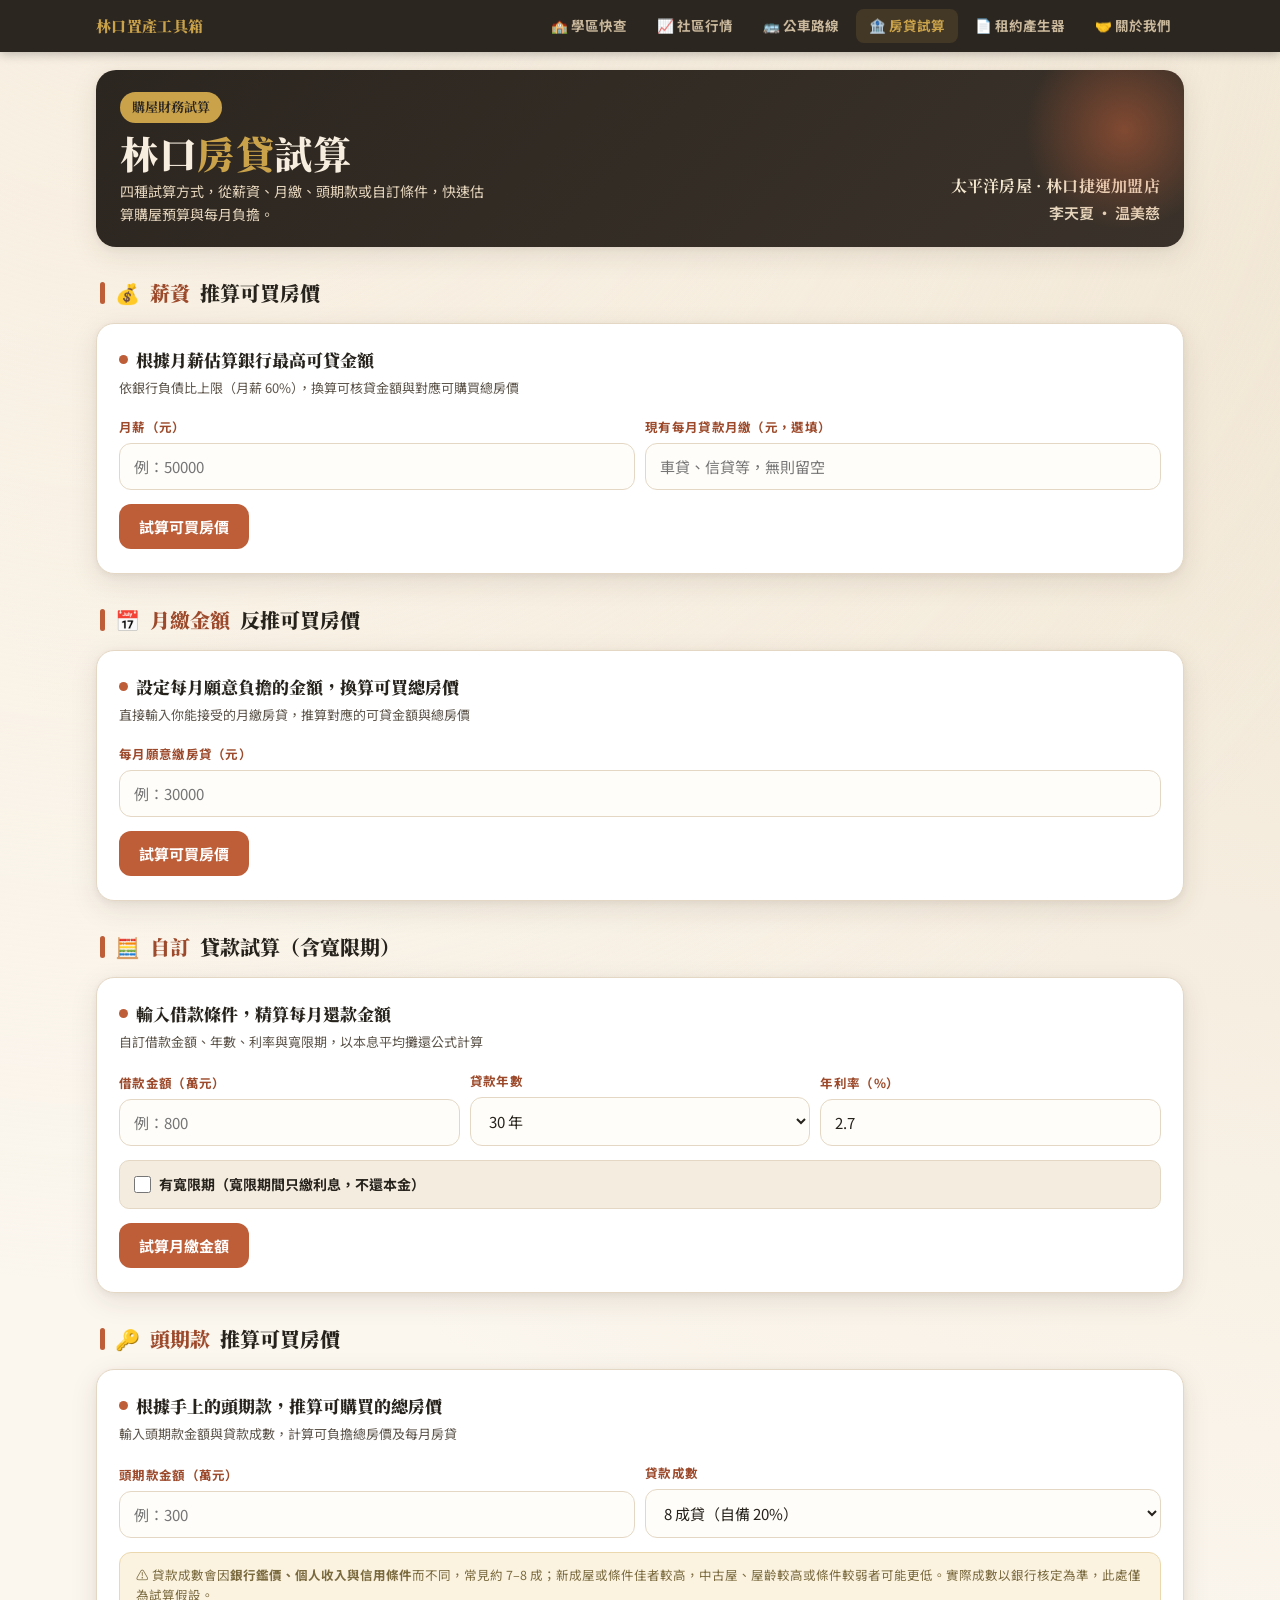
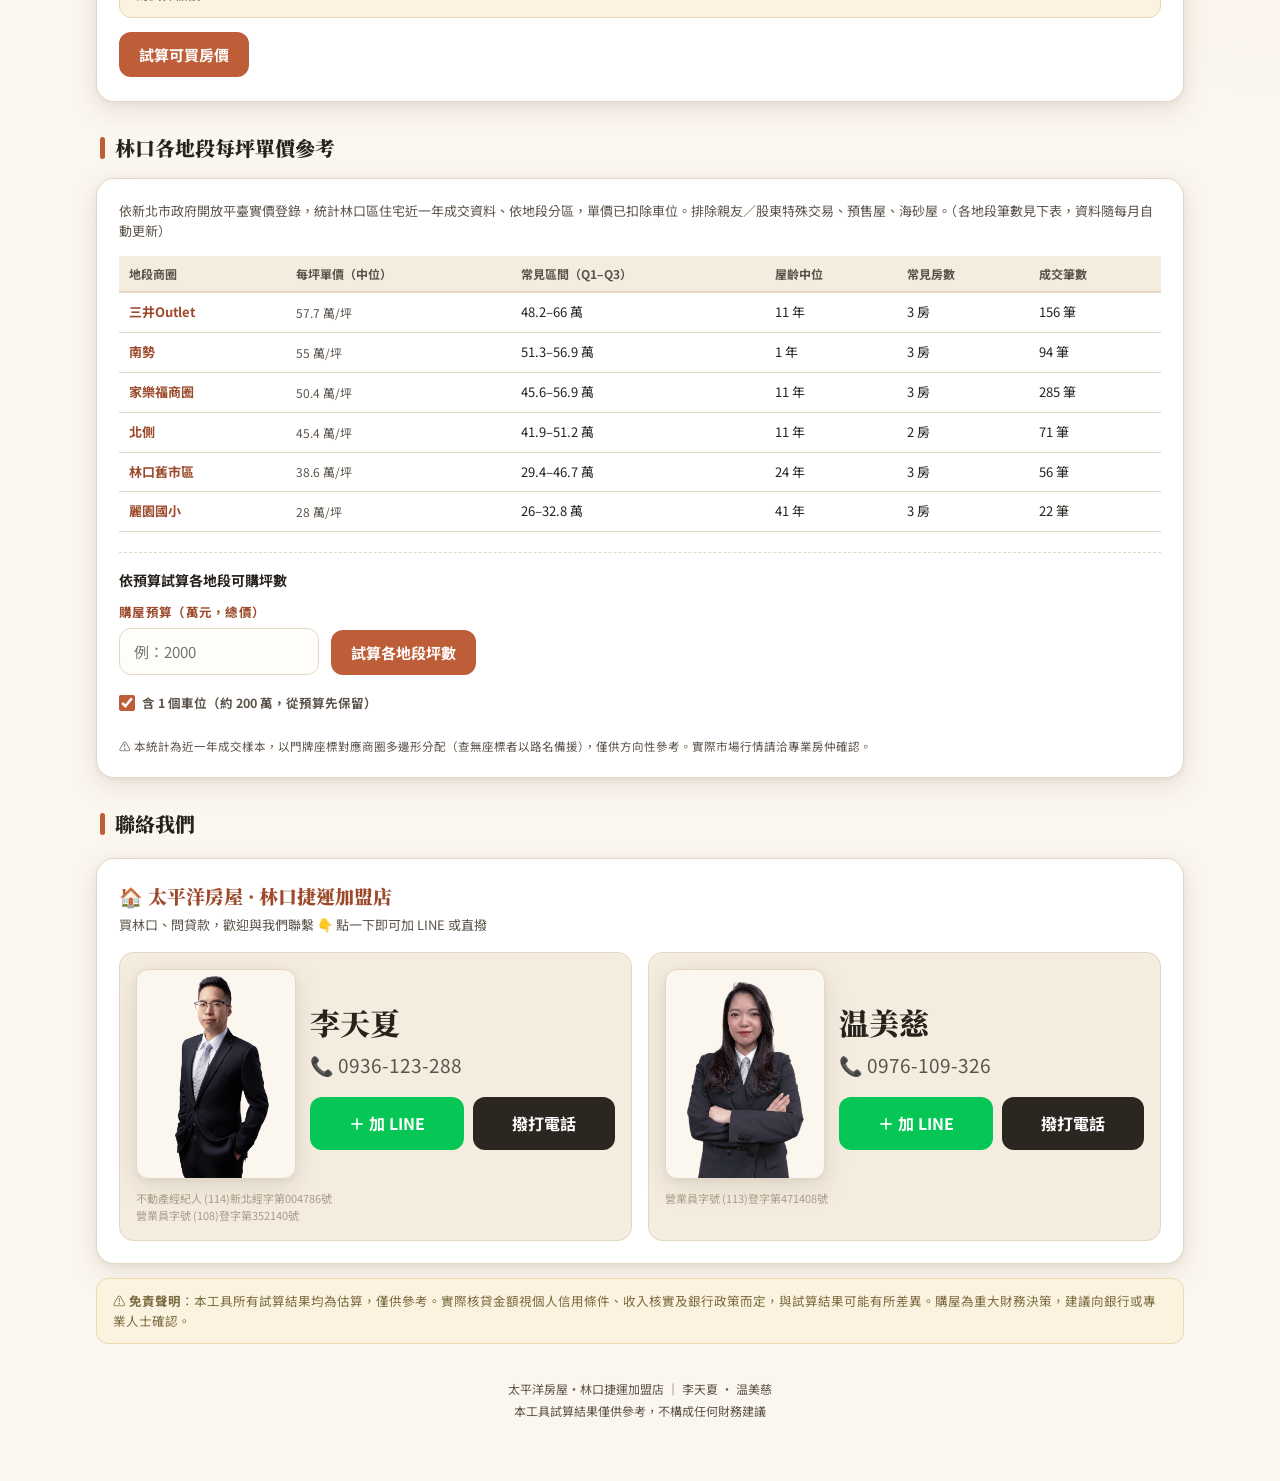
<file: mortgage/index.html>
<!DOCTYPE html>
<html lang="zh-Hant">
<head>
<meta charset="UTF-8">
<meta name="viewport" content="width=device-width, initial-scale=1.0">
<title>房貸試算 — 林口置產工具箱</title>
<!-- 搜尋引擎描述 + LINE/FB 分享預覽卡（Open Graph） -->
<meta name="description" content="從薪資、月繳、頭期款或自訂條件試算林口購屋預算與每月房貸，附各地段實價登錄每坪行情與可購坪數。">
<meta property="og:type" content="website">
<meta property="og:site_name" content="林口置產工具箱">
<meta property="og:locale" content="zh_TW">
<meta property="og:title" content="房貸試算 — 林口置產工具箱">
<meta property="og:description" content="從薪資、月繳、頭期款或自訂條件試算林口購屋預算與每月房貸，附各地段實價登錄每坪行情與可購坪數。">
<meta property="og:url" content="https://swcasa.com/mortgage/">
<link rel="preconnect" href="https://fonts.googleapis.com">
<link rel="preconnect" href="https://fonts.gstatic.com" crossorigin>
<link href="https://fonts.googleapis.com/css2?family=Noto+Sans+TC:wght@400;500;700;900&family=Noto+Serif+TC:wght@600;700;900&display=swap" rel="stylesheet">
<link rel="stylesheet" href="../style.css">
<!-- 網站圖示：瀏覽器分頁小圖＋手機「加入主畫面」圖示；theme-color＝手機瀏覽器上方框色 -->
<link rel="icon" type="image/svg+xml" href="../img/favicon.svg">
<link rel="apple-touch-icon" href="../img/apple-touch-icon.png">
<meta name="theme-color" content="#BD5E39">
<!-- 流量統計（GoatCounter）：匿名計數、無 cookie；只在正式網站計數，本機 file:// 測試不會灌水 -->
<script>
if(location.protocol==='https:'){
  var _gc=document.createElement('script');
  _gc.async=true; _gc.src='https://gc.zgo.at/count.js';
  _gc.setAttribute('data-goatcounter','https://linkou-toolbox.goatcounter.com/count');
  document.head.appendChild(_gc);
}
</script>
<!-- LIFF SDK：讓本頁在 LINE 內開啟時能把試算結果做成 Flex 圖卡轉傳（一般瀏覽器開啟不受影響） -->
<script charset="utf-8" src="https://static.line-scdn.net/liff/edge/2/sdk.js"></script>
<script>
/* 防同業以 iframe 內嵌冒用本工具（與學區頁一致） */
(function(){
  if(window.top===window.self)return;
  try{ if(window.top.location.hostname!==location.hostname){ window.top.location.href=location.href; } }
  catch(e){ window.top.location.href=location.href; }
})();
</script>
<style>
  /* 計算模組版面 */
  .calc-panel{padding:22px 22px 24px}
  .module-header{margin-bottom:18px}
  .module-title{font-family:var(--serif);font-weight:900;font-size:17px;color:var(--ink);
    margin-bottom:5px;display:flex;align-items:center;gap:8px}
  .module-title .dot{width:9px;height:9px;border-radius:50%;background:var(--clay);flex-shrink:0}
  .module-desc{font-size:13px;color:var(--ink-soft)}

  /* 輸入列 */
  .calc-row{display:flex;gap:10px;flex-wrap:wrap;align-items:flex-end;margin-bottom:14px}
  .calc-row .field{flex:1 1 200px}

  /* 數字輸入去除上下箭頭 */
  input[type=number]{-moz-appearance:textfield}
  input[type=number]::-webkit-outer-spin-button,
  input[type=number]::-webkit-inner-spin-button{-webkit-appearance:none}

  /* 寬限期 toggle 列 */
  .grace-row{display:flex;gap:12px;align-items:center;flex-wrap:wrap;
    margin:0 0 14px;padding:12px 14px;background:var(--bg2);border-radius:10px;border:1px solid var(--line)}
  .grace-check{display:flex;align-items:center;gap:8px;cursor:pointer}
  .grace-check input[type=checkbox]{width:17px;height:17px;accent-color:var(--clay);cursor:pointer;flex-shrink:0}
  .grace-check span{font-size:14px;font-weight:700;color:var(--ink);user-select:none}
  #cGraceYearsWrap{display:none;align-items:center;gap:8px;flex:1 1 auto}
  #cGraceYearsWrap .field{flex:0 1 160px}

  /* 含車位 toggle（三類字卡 / 地段試算共用樣式） */
  .pk-check{display:inline-flex;align-items:center;gap:7px;cursor:pointer;margin:2px 0 12px}
  .pk-check input[type=checkbox]{width:16px;height:16px;accent-color:var(--clay);cursor:pointer;flex-shrink:0}
  .pk-check span{font-size:12.5px;font-weight:700;color:var(--ink-soft);user-select:none}

  /* 試算結果區塊 */
  .result-box{margin-top:16px;padding:18px 18px 14px;background:var(--bg2);
    border-radius:14px;border:1px solid var(--line);display:none}
  .result-box.show{display:block}
  .result-grid{display:grid;grid-template-columns:repeat(auto-fit,minmax(140px,1fr));gap:12px;margin-bottom:14px}
  .ri-label{font-size:12px;font-weight:700;color:var(--ink-soft);margin-bottom:3px}
  .ri-value{font-family:var(--serif);font-weight:900;font-size:26px;color:var(--clay-d);line-height:1.1}
  .ri-unit{font-size:13px;color:var(--ink-soft);margin-left:3px}
  .result-note{font-size:12.5px;color:var(--ink-soft);padding-top:12px;border-top:1px dashed var(--line);line-height:1.7}
  .result-note b{color:var(--ink)}

  /* 模組 C 寬限期結果小卡 */
  .grace-result{display:none;background:#F0F6F3;border-radius:10px;padding:10px 14px;margin-bottom:14px;border:1px solid #C7E0D0}
  .gr-label{font-size:12px;font-weight:700;color:var(--teal-d);margin-bottom:3px}
  .gr-value{font-family:var(--serif);font-weight:900;font-size:24px;color:var(--teal-d)}

  /* 總利息提示 */
  .interest-box{display:inline-flex;align-items:center;gap:8px;background:#FBF3E0;
    border:1px solid #EBD8AE;border-radius:10px;padding:8px 14px;margin-top:12px;font-size:13px;color:#7a6a3e}
  .interest-box b{color:var(--clay-d)}

  /* 林口產品建議 */
  .product-suggest{margin-top:14px;padding:12px 14px;background:#F0F6F3;border:1px solid #C7E0D0;border-radius:12px;display:none}
  .product-suggest.show{display:block}
  .product-suggest .ps-title{font-size:12px;font-weight:700;color:var(--teal-d);margin-bottom:8px}
  .product-suggest .ps-body{font-size:13.5px;color:var(--ink);font-weight:700}
  .product-suggest .ps-note{font-size:11.5px;color:var(--ink-soft);margin-top:8px;line-height:1.6}

  /* 底部三類產品比較卡（成屋／預售／透天） */
  .type-grid{display:grid;grid-template-columns:repeat(auto-fit,minmax(150px,1fr));gap:10px;margin:4px 0}
  .type-card{padding:12px 13px;border-radius:12px;border:1.5px solid var(--line);background:#fff}
  .type-card.tc-ref{background:var(--bg2);border-style:dashed}
  .tc-head{display:flex;align-items:center;justify-content:space-between;gap:6px;margin-bottom:4px}
  .tc-name{font-weight:900;font-size:14px;color:var(--clay-d)}
  .tc-tag{font-size:10px;font-weight:700;color:var(--teal-d);background:#E3F0E8;padding:2px 6px;border-radius:6px;white-space:nowrap}
  .tc-tag.ref{color:#9a7a3e;background:#F6ECD4}
  .tc-sub{font-size:11.5px;color:var(--ink-soft);margin-bottom:8px;line-height:1.5}
  .tc-ping{font-family:var(--serif);font-size:23px;font-weight:900;color:var(--ink);line-height:1}
  .tc-unit{font-size:12px;color:var(--ink-soft);font-weight:400}
  .tc-indoor{font-size:12px;color:var(--clay-d);margin-top:6px}
  .tc-indoor b{font-size:14px;font-weight:900}
  .tc-note{font-size:11px;color:var(--ink-soft);margin-top:6px;line-height:1.5}

  /* 市場參考表格 */
  .mkt-table{width:100%;border-collapse:collapse;font-size:13px}
  .mkt-table th{background:var(--bg2);color:var(--ink-soft);font-weight:700;font-size:12px;
    padding:8px 10px;text-align:left;border-bottom:2px solid var(--line)}
  .mkt-table td{padding:9px 10px;border-bottom:1px solid var(--line);color:var(--ink)}
  .mkt-table tbody tr:hover{background:var(--bg2)}
  .mkt-table td:first-child{font-weight:700;color:var(--clay-d)}
  .mkt-table td:nth-child(2){color:var(--ink-soft);font-size:12px}

  /* 地段試算 */
  .zone-calc-row{display:flex;gap:12px;align-items:flex-end;flex-wrap:wrap;margin-bottom:16px}
  .zone-calc-row .field{flex:0 1 200px}
  .zone-result-wrap{display:none}
  .zone-result-wrap.show{display:block}
  .zone-grid{display:grid;grid-template-columns:repeat(auto-fit,minmax(170px,1fr));gap:10px;margin-bottom:8px}
  .zone-card{padding:12px 14px;border-radius:12px;border:1.5px solid var(--line);background:#fff}
  .zone-card .zc-name{font-weight:700;font-size:13.5px;color:var(--clay-d);margin-bottom:6px}
  .zone-card .zc-ping{font-family:var(--serif);font-size:22px;font-weight:900;color:var(--ink);line-height:1}
  .zone-card .zc-unit{font-size:12px;color:var(--ink-soft);margin-left:3px}
  .zone-card .zc-indoor{font-size:12px;color:var(--clay-d);margin-top:6px}
  .zone-card .zc-indoor b{font-size:14px;font-weight:900}
  .zone-card .zc-note{font-size:11px;color:var(--ink-soft);margin-top:4px}

  /* === 聯絡卡（與學區頁、公車頁一致）=== */
  .contact{margin-top:18px;padding:22px}
  .contact .co{font-family:var(--serif);font-weight:900;font-size:19px;color:var(--clay-d);display:flex;align-items:center;gap:8px}
  .contact .sub{font-size:13px;color:var(--ink-soft);margin:4px 0 16px}
  .agents{display:grid;grid-template-columns:1fr 1fr;gap:16px}
  @media(max-width:680px){.agents{grid-template-columns:1fr} .agent .top{flex-direction:column;align-items:stretch} .agent .photo{width:210px;height:280px;align-self:center;margin-bottom:4px} .agent .info{text-align:center;max-width:300px;margin:0 auto} .agent .lic{text-align:center} .agent .nm{font-size:25px} .agent .ph{font-size:16px}}
  .agent{border:1px solid var(--line);border-radius:14px;padding:16px;background:var(--bg2)}
  .agent .top{display:flex;gap:14px;align-items:center}
  .agent .photo{width:160px;height:210px;flex:0 0 auto;border-radius:12px;object-fit:cover;object-position:50% 12%;border:1px solid var(--line);background:var(--bg);box-shadow:var(--shadow)}
  .agent .info{flex:1 1 auto;min-width:0}
  .agent .nm{font-family:var(--serif);font-weight:900;font-size:30px}
  .agent .ph{font-size:19px;color:var(--ink-soft);margin:4px 0 16px}
  .agent .acts{display:flex;gap:9px;flex-wrap:wrap}
  .agent .acts a{flex:1 1 auto;text-align:center;text-decoration:none;font-size:16px;padding:14px 20px}
  .btn-line{background:#06C755;color:#fff} .btn-line:hover{background:#05b34d}
  .btn-call{background:#2C2620;color:#fff} .btn-call:hover{background:#000}
  .lic{font-size:11px;color:#aa9b85;margin-top:11px;line-height:1.55}

  /* LIFF 分享鈕：只在 LINE 內開啟時出現（JS 控制），右下角浮動、不擋主要內容（與 share/ 頁同款） */
  #liffShare{position:fixed;right:14px;bottom:16px;z-index:999;display:none;
    padding:11px 18px;border:none;border-radius:99px;cursor:pointer;white-space:nowrap;
    font-family:var(--sans);font-size:14px;font-weight:900;color:#fff;background:#06C755;
    box-shadow:0 6px 18px rgba(0,0,0,.28)}
  #liffShare:active{transform:scale(.97)}
</style>
</head>
<body>

<!-- 全站導覽列 -->
<nav class="site-nav">
  <div class="nav-inner">
    <a href="../" class="nav-logo">林口置產工具箱</a>
    <div class="nav-links">
      <a href="../school/">🏫 學區快查</a>
      <a href="../price/">📈 社區行情</a>
      <a href="../bus/">🚌 公車路線</a>
      <a href="../mortgage/" class="active">🏦 房貸試算</a>
      <a href="../rent/">📄 租約產生器</a>
      <a href="../about/">🤝 關於我們</a>
    </div>
  </div>
</nav>

<div class="wrap">

  <header class="hero">
    <div>
      <span class="badge">購屋財務試算</span>
      <h1>林口<span class="mk">房貸</span>試算</h1>
      <p>四種試算方式，從薪資、月繳、頭期款或自訂條件，快速估算購屋預算與每月負擔。</p>
    </div>
    <div class="yr">
      <span class="yr-biz">太平洋房屋 · 林口捷運加盟店</span><span class="yr-nm">李天夏 · 温美慈</span>
    </div>
  </header>

  <!-- ── 模組 A：薪資推算 ─────────────────────────────── -->
  <div class="sec-title"><span class="bar"></span>💰 <span style="color:var(--clay-d)">薪資</span>推算可買房價</div>
  <section class="panel calc-panel">
    <div class="module-header">
      <div class="module-title"><span class="dot"></span>根據月薪估算銀行最高可貸金額</div>
      <div class="module-desc">依銀行負債比上限（月薪 60%），換算可核貸金額與對應可購買總房價</div>
    </div>
    <div class="calc-row">
      <div class="field">
        <label class="lbl">月薪（元）</label>
        <input type="number" id="aMonthly" placeholder="例：50000" min="0">
      </div>
      <div class="field">
        <label class="lbl">現有每月貸款月繳（元，選填）</label>
        <input type="number" id="aExisting" placeholder="車貸、信貸等，無則留空">
      </div>
    </div>
    <button class="btn" id="aBtnCalc">試算可買房價</button>

    <div id="aResult" class="result-box">
      <div class="result-grid">
        <div>
          <div class="ri-label">可借金額上限</div>
          <div class="ri-value"><span id="aResultLoan">—</span><span class="ri-unit">萬</span></div>
        </div>
        <div>
          <div class="ri-label">可購買總房價（8 成貸）</div>
          <div class="ri-value"><span id="aResultPrice">—</span><span class="ri-unit">萬</span></div>
        </div>
        <div>
          <div class="ri-label">每月房貸（約）</div>
          <div class="ri-value"><span id="aResultMonthly">—</span><span class="ri-unit">元</span></div>
        </div>
      </div>
      <div class="result-note">
        月薪 × 60% = <b id="aMaxDebt">—</b> 元（銀行負債上限），
        扣除現有月繳後可分配 <b id="aAvailable">—</b> 元於房貸。
        以 30 年期、年利率 2.7%、每 100 萬月繳約 4,100 元計算。
      </div>
      <div id="aProductSuggest" class="product-suggest"></div>
    </div>
  </section>

  <!-- ── 模組 B：月繳反推 ─────────────────────────────── -->
  <div class="sec-title"><span class="bar"></span>📅 <span style="color:var(--clay-d)">月繳金額</span>反推可買房價</div>
  <section class="panel calc-panel">
    <div class="module-header">
      <div class="module-title"><span class="dot"></span>設定每月願意負擔的金額，換算可買總房價</div>
      <div class="module-desc">直接輸入你能接受的月繳房貸，推算對應的可貸金額與總房價</div>
    </div>
    <div class="calc-row">
      <div class="field">
        <label class="lbl">每月願意繳房貸（元）</label>
        <input type="number" id="bMonthly" placeholder="例：30000" min="0">
      </div>
    </div>
    <button class="btn" id="bBtnCalc">試算可買房價</button>

    <div id="bResult" class="result-box">
      <div class="result-grid">
        <div>
          <div class="ri-label">可借金額上限</div>
          <div class="ri-value"><span id="bResultLoan">—</span><span class="ri-unit">萬</span></div>
        </div>
        <div>
          <div class="ri-label">可購買總房價（8 成貸）</div>
          <div class="ri-value"><span id="bResultPrice">—</span><span class="ri-unit">萬</span></div>
        </div>
      </div>
      <div class="result-note">以 30 年期、年利率 2.7%、每 100 萬月繳約 4,100 元計算。</div>
      <div id="bProductSuggest" class="product-suggest"></div>
    </div>
  </section>

  <!-- ── 模組 C：自訂貸款試算 ────────────────────────── -->
  <div class="sec-title"><span class="bar"></span>🧮 <span style="color:var(--clay-d)">自訂</span>貸款試算（含寬限期）</div>
  <section class="panel calc-panel">
    <div class="module-header">
      <div class="module-title"><span class="dot"></span>輸入借款條件，精算每月還款金額</div>
      <div class="module-desc">自訂借款金額、年數、利率與寬限期，以本息平均攤還公式計算</div>
    </div>
    <div class="calc-row">
      <div class="field">
        <label class="lbl">借款金額（萬元）</label>
        <input type="number" id="cLoanAmount" placeholder="例：800" min="0">
      </div>
      <div class="field">
        <label class="lbl">貸款年數</label>
        <select id="cYears">
          <option value="10">10 年</option>
          <option value="15">15 年</option>
          <option value="20">20 年</option>
          <option value="25">25 年</option>
          <option value="30" selected>30 年</option>
        </select>
      </div>
      <div class="field">
        <label class="lbl">年利率（%）</label>
        <input type="number" id="cRate" placeholder="例：2.7" value="2.7" min="0" max="20" step="0.01">
      </div>
    </div>

    <!-- 寬限期 -->
    <div class="grace-row">
      <label class="grace-check">
        <input type="checkbox" id="cHasGrace">
        <span>有寬限期（寬限期間只繳利息，不還本金）</span>
      </label>
      <div id="cGraceYearsWrap">
        <div class="field">
          <label class="lbl">寬限年數</label>
          <select id="cGraceYears">
            <option value="1">1 年</option>
            <option value="2">2 年</option>
            <option value="3">3 年</option>
            <option value="5">5 年</option>
          </select>
        </div>
      </div>
    </div>

    <button class="btn" id="cBtnCalc">試算月繳金額</button>

    <div id="cResult" class="result-box">
      <!-- 寬限期月繳（有寬限期才顯示） -->
      <div id="cGraceRow" class="grace-result">
        <div class="gr-label">
          寬限期間月繳（只繳利息）
          <span id="cGraceNote" style="font-weight:400;margin-left:8px;font-size:11px"></span>
        </div>
        <div><span class="gr-value" id="cResultGrace">—</span><span style="font-size:13px;color:var(--teal-d);margin-left:4px">元</span></div>
      </div>
      <!-- 正常月繳 -->
      <div class="result-grid">
        <div>
          <div class="ri-label">
            正常月繳金額（本息攤還）
            <span id="cNormalNote" style="font-weight:400;color:var(--ink-soft);margin-left:6px;font-size:11px"></span>
          </div>
          <div class="ri-value"><span id="cResultNormal">—</span><span class="ri-unit">元</span></div>
        </div>
      </div>
      <div class="interest-box">
        💡 貸款期間總利息約 <b><span id="cResultInterest">—</span> 萬元</b>
      </div>
      <div class="result-note" style="margin-top:12px">
        計算方式：本息平均攤還（PMT 公式）。寬限期間本金不減少，寬限結束後以剩餘年期重新計算本息。
      </div>
    </div>
  </section>

  <!-- ── 模組 D：頭期款反推 ──────────────────────────── -->
  <div class="sec-title"><span class="bar"></span>🔑 <span style="color:var(--clay-d)">頭期款</span>推算可買房價</div>
  <section class="panel calc-panel">
    <div class="module-header">
      <div class="module-title"><span class="dot"></span>根據手上的頭期款，推算可購買的總房價</div>
      <div class="module-desc">輸入頭期款金額與貸款成數，計算可負擔總房價及每月房貸</div>
    </div>
    <div class="calc-row">
      <div class="field">
        <label class="lbl">頭期款金額（萬元）</label>
        <input type="number" id="dDownPayment" placeholder="例：300" min="0">
      </div>
      <div class="field">
        <label class="lbl">貸款成數</label>
        <select id="dLoanRatio">
          <option value="0.4">4 成貸（自備 60%）</option>
          <option value="0.5">5 成貸（自備 50%）</option>
          <option value="0.6">6 成貸（自備 40%）</option>
          <option value="0.7">7 成貸（自備 30%）</option>
          <option value="0.8" selected>8 成貸（自備 20%）</option>
          <option value="0.85">8.5 成貸（自備 15%）</option>
        </select>
      </div>
    </div>
    <div class="disc" style="margin:0 0 14px">
      ⚠️ 貸款成數會因<b>銀行鑑價、個人收入與信用條件</b>而不同，常見約 7–8 成；新成屋或條件佳者較高，中古屋、屋齡較高或條件較弱者可能更低。實際成數以銀行核定為準，此處僅為試算假設。
    </div>
    <button class="btn" id="dBtnCalc">試算可買房價</button>

    <div id="dResult" class="result-box">
      <div class="result-grid">
        <div>
          <div class="ri-label">可購買總房價</div>
          <div class="ri-value"><span id="dResultPrice">—</span><span class="ri-unit">萬</span></div>
        </div>
        <div>
          <div class="ri-label">需要貸款金額</div>
          <div class="ri-value"><span id="dResultLoan">—</span><span class="ri-unit">萬</span></div>
        </div>
        <div>
          <div class="ri-label">每月房貸（約）</div>
          <div class="ri-value"><span id="dResultMonthly">—</span><span class="ri-unit">元</span></div>
        </div>
      </div>
      <div class="result-note">月繳以 30 年期、年利率 2.7% 估算。若需精確試算，請至上方「自訂貸款試算」輸入實際條件。</div>
      <div id="dProductSuggest" class="product-suggest"></div>
    </div>
  </section>

  <!-- ── 林口市場參考 ──────────────────────────────── -->
  <div class="sec-title"><span class="bar"></span>林口各地段每坪單價參考</div>
  <div class="panel" style="padding:22px">
    <div style="font-size:13px;color:var(--ink-soft);margin-bottom:14px">
      依新北市政府開放平臺實價登錄，統計林口區住宅近一年成交資料、依地段分區，單價已扣除車位。排除親友／股東特殊交易、預售屋、海砂屋。（各地段筆數見下表，資料隨每月自動更新）
    </div>

    <!-- 地段單價表 -->
    <div style="overflow-x:auto">
      <table class="mkt-table">
        <thead>
          <tr><th>地段商圈</th><th>每坪單價（中位）</th><th>常見區間（Q1–Q3）</th><th>屋齡中位</th><th>常見房數</th><th>成交筆數</th></tr>
        </thead>
        <tbody id="zoneTableBody"></tbody>
      </table>
    </div>

    <!-- 互動：輸入預算算各地段能買多大 -->
    <div style="margin-top:20px;padding-top:16px;border-top:1px dashed var(--line)">
      <div style="font-weight:700;font-size:14px;color:var(--ink);margin-bottom:10px">依預算試算各地段可購坪數</div>
      <div class="zone-calc-row">
        <div class="field">
          <label class="lbl">購屋預算（萬元，總價）</label>
          <input type="number" id="zBudget" placeholder="例：2000" min="0">
        </div>
        <button class="btn" id="zBtnCalc" style="flex-shrink:0">試算各地段坪數</button>
      </div>
      <label class="pk-check"><input type="checkbox" id="zPark" checked><span>含 1 個車位（約 200 萬，從預算先保留）</span></label>
      <div id="zResult" class="zone-result-wrap">
        <div class="zone-grid" id="zoneGrid"></div>
        <div style="font-size:11.5px;color:var(--ink-soft)">
          試算以各地段中位數單價計算，實際坪數隨行情浮動。「坪（含公設）」為登記坪數（含公設、<b>不含車位</b>）；「室內坪數」＝主建物＋附屬建物＋陽台（已扣除公設與車位），佔比依各地段實價登錄分項面積統計（約 66–70%）。勾選「含車位」時，已先從預算保留 1 個車位（約 200 萬）再換算房屋坪數。
        </div>
      </div>
    </div>

    <div style="font-size:11.5px;color:var(--ink-soft);margin-top:12px">
      ⚠️ 本統計為近一年成交樣本，以門牌座標對應商圈多邊形分配（查無座標者以路名備援），僅供方向性參考。實際市場行情請洽專業房仲確認。
    </div>
  </div>

  <!-- 聯絡卡（置底，與學區頁、公車頁一致） -->
  <h2 id="contact" class="sec-title"><span class="bar"></span>聯絡我們</h2>
  <section class="panel contact">
    <div class="co">🏠 太平洋房屋 · 林口捷運加盟店</div>
    <div class="sub">買林口、問貸款，歡迎與我們聯繫 👇 點一下即可加 LINE 或直撥</div>
    <div class="agents">
      <div class="agent">
        <div class="top">
          <img class="photo" src="../img/agent-lee.png" alt="李天夏" loading="lazy" onerror="this.style.display='none'">
          <div class="info">
            <div class="nm">李天夏</div>
            <div class="ph">📞 0936-123-288</div>
            <div class="acts">
              <a class="btn btn-line" href="https://line.me/ti/p/oCqi-eVJvI" target="_blank" rel="noopener">＋ 加 LINE</a>
              <a class="btn btn-call" href="tel:0936123288">撥打電話</a>
            </div>
          </div>
        </div>
        <div class="lic">不動產經紀人 (114)新北經字第004786號<br>營業員字號 (108)登字第352140號</div>
      </div>
      <div class="agent">
        <div class="top">
          <img class="photo" src="../img/agent-wen.png" alt="温美慈" loading="lazy" onerror="this.style.display='none'">
          <div class="info">
            <div class="nm">温美慈</div>
            <div class="ph">📞 0976-109-326</div>
            <div class="acts">
              <a class="btn btn-line" href="https://line.me/ti/p/KLYEW95HzP" target="_blank" rel="noopener">＋ 加 LINE</a>
              <a class="btn btn-call" href="tel:0976109326">撥打電話</a>
            </div>
          </div>
        </div>
        <div class="lic">營業員字號 (113)登字第471408號</div>
      </div>
    </div>
  </section>

  <div class="disc">
    ⚠️ <b>免責聲明</b>：本工具所有試算結果均為估算，僅供參考。實際核貸金額視個人信用條件、收入核實及銀行政策而定，與試算結果可能有所差異。購屋為重大財務決策，建議向銀行或專業人士確認。
  </div>

  <footer>
    太平洋房屋・林口捷運加盟店 ｜ 李天夏 · 温美慈<br>
    本工具試算結果僅供參考，不構成任何財務建議
  </footer>

</div><!-- /wrap -->

<div class="toast" id="toast"></div>

<!-- 在 LINE 內開啟時才會出現（見下方 initLiff） -->
<button id="liffShare">📤 LINE 分享試算結果</button>

<script src="../mortgage-data.js"></script>
<script>
  const $ = s => document.querySelector(s);
  let _toastTimer;

  function toast(msg) {
    const el = $('#toast');
    el.textContent = msg;
    el.classList.add('show');
    clearTimeout(_toastTimer);
    _toastTimer = setTimeout(() => el.classList.remove('show'), 3200);
  }

  /* 數字格式化（整數，加千分位） */
  function fmt(n) { return Math.round(n).toLocaleString('zh-TW'); }

  /* ── 模組 A：薪資推算 ─────────────────────────── */
  function calcA() {
    const salary   = parseFloat($('#aMonthly').value);
    const existing = parseFloat($('#aExisting').value) || 0;
    if (!salary || salary <= 0) { toast('請輸入月薪'); return; }

    const maxDebt   = salary * 0.6;
    const available = maxDebt - existing;
    if (available <= 0) { toast('現有貸款已達負債比上限，無剩餘額度可用於房貸'); return; }

    /* 可借金額（萬）= 可分配月繳 / 4100 × 100 */
    const loanWan  = available / 4100 * 100;
    const priceWan = loanWan / 0.8;

    $('#aMaxDebt').textContent   = fmt(maxDebt);
    $('#aAvailable').textContent = fmt(available);
    $('#aResultLoan').textContent    = fmt(loanWan);
    $('#aResultPrice').textContent   = fmt(priceWan);
    $('#aResultMonthly').textContent = fmt(available); // 月繳 ≈ 可分配房貸額
    $('#aResult').classList.add('show');
    showProduct(priceWan, '#aProductSuggest');
    lastCalc = { title: `月薪 ${fmt(salary)} 元 → 可購總價約 ${fmt(priceWan)} 萬`, rows: [
      ['月薪', fmt(salary) + ' 元'],
      existing ? ['現有每月貸款月繳', fmt(existing) + ' 元'] : null,
      ['可借金額上限', fmt(loanWan) + ' 萬'],
      ['可購買總價（8 成貸）', fmt(priceWan) + ' 萬', '#9C4A2B'],
      ['每月房貸約', fmt(available) + ' 元']
    ].filter(Boolean), note: '以 30 年期、年利率 2.7% 估算；實際核貸依銀行而定' };
  }

  /* ── 模組 B：月繳反推 ─────────────────────────── */
  function calcB() {
    const monthly = parseFloat($('#bMonthly').value);
    if (!monthly || monthly <= 0) { toast('請輸入每月願意繳的房貸金額'); return; }

    const loanWan  = monthly / 4100 * 100;
    const priceWan = loanWan / 0.8;

    $('#bResultLoan').textContent  = fmt(loanWan);
    $('#bResultPrice').textContent = fmt(priceWan);
    $('#bResult').classList.add('show');
    showProduct(priceWan, '#bProductSuggest');
    lastCalc = { title: `月繳 ${fmt(monthly)} 元 → 可購總價約 ${fmt(priceWan)} 萬`, rows: [
      ['每月願繳房貸', fmt(monthly) + ' 元'],
      ['可借金額上限', fmt(loanWan) + ' 萬'],
      ['可購買總價（8 成貸）', fmt(priceWan) + ' 萬', '#9C4A2B']
    ], note: '以 30 年期、年利率 2.7% 估算；實際核貸依銀行而定' };
  }

  /* ── 模組 C：自訂貸款試算 ─────────────────────── */
  function calcC() {
    const loanWan   = parseFloat($('#cLoanAmount').value);
    const years     = parseInt($('#cYears').value);
    const rate      = parseFloat($('#cRate').value);
    const hasGrace  = $('#cHasGrace').checked;
    const graceYrs  = hasGrace ? parseInt($('#cGraceYears').value) : 0;

    if (!loanWan || loanWan <= 0) { toast('請輸入借款金額'); return; }
    if (!rate   || rate   <= 0)   { toast('請輸入年利率');   return; }
    if (hasGrace && graceYrs >= years) { toast('寬限年數不能大於或等於貸款年數'); return; }

    const P       = loanWan * 10000;           // 元
    const r       = rate / 100 / 12;           // 月利率
    const n       = years * 12;                // 總期數
    const graceN  = graceYrs * 12;             // 寬限期數
    const remainN = n - graceN;                // 攤還期數

    /* 寬限期月繳：只繳利息 */
    const graceMonthly = P * r;

    /* 本息攤還月繳（PMT 公式，作用於剩餘期數，本金仍為 P） */
    const factor       = Math.pow(1 + r, remainN);
    const normalMonthly = P * r * factor / (factor - 1);

    /* 總利息 */
    const totalPaid    = hasGrace
      ? graceMonthly * graceN + normalMonthly * remainN
      : normalMonthly * n;
    const totalInterest = totalPaid - P;

    $('#cResultNormal').textContent   = fmt(normalMonthly);
    $('#cResultInterest').textContent = fmt(totalInterest / 10000);

    if (hasGrace && graceYrs > 0) {
      $('#cGraceRow').style.display     = 'block';
      $('#cResultGrace').textContent    = fmt(graceMonthly);
      $('#cGraceNote').textContent      = `寬限 ${graceYrs} 年・${graceN} 期`;
      $('#cNormalNote').textContent     = `剩餘 ${years - graceYrs} 年・${remainN} 期`;
    } else {
      $('#cGraceRow').style.display = 'none';
      $('#cNormalNote').textContent = `${years} 年・${n} 期`;
    }

    $('#cResult').classList.add('show');
    lastCalc = { title: `貸 ${fmt(loanWan)} 萬・${years} 年 → 月繳約 ${fmt(normalMonthly)} 元`, rows: [
      ['借款金額', fmt(loanWan) + ' 萬'],
      ['條件', years + ' 年・利率 ' + rate + '%' + (hasGrace ? '・寬限 ' + graceYrs + ' 年' : '')],
      hasGrace ? ['寬限期間月繳（只繳息）', fmt(graceMonthly) + ' 元'] : null,
      [hasGrace ? '寬限後月繳（本息）' : '每月月繳（本息）', fmt(normalMonthly) + ' 元', '#9C4A2B'],
      ['貸款期間總利息約', fmt(totalInterest / 10000) + ' 萬']
    ].filter(Boolean), note: '本息平均攤還（PMT）試算；實際核貸依銀行而定' };
  }

  /* ── 模組 D：頭期款反推 ───────────────────────── */
  function calcD() {
    const downWan = parseFloat($('#dDownPayment').value);
    const ratio   = parseFloat($('#dLoanRatio').value);
    if (!downWan || downWan <= 0) { toast('請輸入頭期款金額'); return; }

    const priceWan   = downWan / (1 - ratio);
    const loanWan    = priceWan * ratio;
    /* 月繳以 4100/百萬 簡算（30 年 2.7%） */
    const monthly    = loanWan / 100 * 4100;

    $('#dResultPrice').textContent   = fmt(priceWan);
    $('#dResultLoan').textContent    = fmt(loanWan);
    $('#dResultMonthly').textContent = fmt(monthly);
    $('#dResult').classList.add('show');
    showProduct(priceWan, '#dProductSuggest');
    lastCalc = { title: `頭期款 ${fmt(downWan)} 萬 → 可購總價約 ${fmt(priceWan)} 萬`, rows: [
      ['頭期款', fmt(downWan) + ' 萬'],
      ['貸款成數', (ratio * 10) + ' 成'],
      ['可購買總價', fmt(priceWan) + ' 萬', '#9C4A2B'],
      ['需要貸款金額', fmt(loanWan) + ' 萬'],
      ['每月房貸約', fmt(monthly) + ' 元']
    ], note: '月繳以 30 年期、年利率 2.7% 估算；實際核貸依銀行而定' };
  }

  /* ── 林口房產類型對應 ──────── */
  /* 車位假設：林口購屋多數需搭 1 個車位，故預設先從總價預算保留此金額，
     剩餘預算才用「不含車位單價」換算房屋坪數（單價本就已扣車位，口徑一致）。 */
  const PARKING_WAN = 200;   // 1 個車位估價（萬元）
  let prodIncPark = true;    // 底部三類字卡：是否含車位（可由字卡內開關切換）
  let zoneIncPark = true;    // 各地段試算：是否含車位（可由地段區開關切換）

  /* 依「總價預算」呈現同一筆錢在林口三種房型（成屋／預售／透天）大概買得到什麼。
     成屋、預售樣本足→依各自單價精準換算坪數；透天樣本少→只給總價門檻參考。 */
  function showProduct(priceWan, selector) {
    const el = $(selector);
    if (!el) return;
    if (typeof LINKOU_TYPES === 'undefined' || !LINKOU_TYPES.length) {
      el.classList.remove('show'); return;
    }
    const INDOOR_PCT = 0.67; // 室內（主+附+陽台）約佔登記坪數，扣公設與車位

    // 含車位時：先從總價預算保留 1 個車位（PARKING_WAN），剩餘才換算房屋坪數
    const houseBudget = prodIncPark ? priceWan - PARKING_WAN : priceWan;

    const cards = LINKOU_TYPES.map(t => {
      if (t.calc) {
        // 預算扣完車位已不足以買房 → 不給坪數，提示改用不含車位
        if (prodIncPark && houseBudget <= 0) {
          return `<div class="type-card">
            <div class="tc-head"><span class="tc-name">${t.name}</span><span class="tc-tag">${t.tag}</span></div>
            <div class="tc-sub">${t.sub}・單價約 ${t.unit} 萬/坪</div>
            <div class="tc-ping" style="font-size:20px">預算不足</div>
            <div class="tc-indoor">光 1 個車位約需 ${PARKING_WAN} 萬</div>
            <div class="tc-note">此預算扣除車位後不足以購屋，可取消「含車位」改看純房屋坪數。</div>
          </div>`;
        }
        const ping   = houseBudget / t.unit;      // 房屋可購登記坪數（含公設、不含車位）
        const indoor = ping * INDOOR_PCT;         // 室內概估
        const reach  = priceWan >= t.totalMed * 0.7; // 預算是否接近該類常見總價（含車位的總價）
        return `<div class="type-card">
          <div class="tc-head"><span class="tc-name">${t.name}</span><span class="tc-tag">${t.tag}</span></div>
          <div class="tc-sub">${t.sub}・單價約 ${t.unit} 萬/坪</div>
          <div class="tc-ping">${ping.toFixed(1)}<span class="tc-unit"> 坪</span></div>
          <div class="tc-indoor">室內約 <b>${indoor.toFixed(1)}</b> 坪　常見 ${t.roomMed} 房${prodIncPark ? '　＋1 車位' : ''}</div>
          <div class="tc-note">${reach ? t.note : '此預算偏低，' + t.name + '選擇較有限。'}</div>
        </div>`;
      }
      // 透天：本身含車庫/土地，不另扣車位；樣本少，僅用總價門檻參考
      const reach = priceWan >= t.threshold;
      const ping  = priceWan / t.unit;
      return `<div class="type-card tc-ref">
        <div class="tc-head"><span class="tc-name">${t.name}</span><span class="tc-tag ref">${t.tag}</span></div>
        <div class="tc-sub">${t.sub}・門檻約 ${t.threshold.toLocaleString('zh-TW')} 萬起</div>
        <div class="tc-ping">${reach ? '可考慮' : '門檻不足'}</div>
        <div class="tc-indoor">${reach ? '約 ' + ping.toFixed(0) + ' 坪含地（' + t.roomMed + ' 房）' : '林口透天總價多在 3,000 萬以上'}</div>
        <div class="tc-note">${t.note}</div>
      </div>`;
    }).join('');

    el.innerHTML =
      `<div class="ps-title">🏠 這筆預算（約 ${fmt(priceWan)} 萬）在林口可考慮的房型</div>` +
      `<label class="pk-check"><input type="checkbox" class="pk-chk" ${prodIncPark ? 'checked' : ''}>` +
        `<span>含 1 個車位（約 ${PARKING_WAN} 萬，從預算先保留）</span></label>` +
      `<div class="type-grid">${cards}</div>` +
      `<div class="ps-note">資料來源：內政部實價登錄（${LINKOU_TYPES[0].window}・林口住宅成交，單價已扣車位）。` +
        `${prodIncPark ? '上方坪數為「預算先保留 1 車位（約 ' + PARKING_WAN + ' 萬）後」可購的房屋坪數（成屋／預售；透天本身含車位不另扣）。' : '上方坪數未含車位，為預算全用於房屋的可購坪數。'}` +
        `同一筆預算下，預售單價較高、透天總價門檻高，請依需求權衡；實際以現場行情為準。</div>`;
    el.classList.add('show');

    // 字卡內「含車位」開關：切換後以同一筆預算重繪此面板
    const chk = el.querySelector('.pk-chk');
    if (chk) chk.addEventListener('change', e => { prodIncPark = e.target.checked; showProduct(priceWan, selector); });
  }

  /* ── 地段單價表格（頁面載入後產生） ─────────────── */
  function buildZoneTable() {
    const tbody = $('#zoneTableBody');
    if (!tbody || typeof LINKOU_ZONES === 'undefined') return;
    tbody.innerHTML = LINKOU_ZONES.map(z =>
      `<tr>
        <td>${z.name}</td>
        <td>${z.medPrice} 萬/坪</td>
        <td>${z.priceRange[0]}–${z.priceRange[1]} 萬</td>
        <td>${z.ageMed} 年</td>
        <td>${z.roomMed} 房</td>
        <td>${z.count} 筆</td>
      </tr>`
    ).join('');
  }
  buildZoneTable();

  /* ── 各地段坪數試算 ──────────────────────────── */
  function calcZone() {
    const budget = parseFloat($('#zBudget').value);
    if (!budget || budget <= 0) { toast('請輸入購屋預算'); return; }

    // 含車位時：先從預算保留 1 個車位（PARKING_WAN），剩餘才換算房屋坪數
    zoneIncPark = $('#zPark').checked;
    const houseBudget = zoneIncPark ? budget - PARKING_WAN : budget;
    if (zoneIncPark && houseBudget <= 0) {
      toast(`預算扣除車位（約 ${PARKING_WAN} 萬）後不足，請提高預算或取消「含車位」`); return;
    }

    const grid = $('#zoneGrid');
    grid.innerHTML = LINKOU_ZONES.map(z => {
      const ping = houseBudget / z.medPrice;          // 房屋登記坪數（含公設、不含車位）
      const indoor = ping * z.indoorPct;              // 室內坪數＝房屋坪 × 室內佔比（主+附+陽台）
      const pingLo = Math.round(houseBudget / z.priceRange[1]);
      const pingHi = Math.round(houseBudget / z.priceRange[0]);
      return `<div class="zone-card">
        <div class="zc-name">${z.name}</div>
        <div>
          <span class="zc-ping">${Math.round(ping)}</span>
          <span class="zc-unit">坪（含公設）</span>
        </div>
        <div class="zc-indoor">室內約 <b>${indoor.toFixed(1)}</b> 坪・主＋附＋陽台（佔 ${Math.round(z.indoorPct*100)}%）</div>
        <div class="zc-note">總坪實際區間約 ${pingLo}–${pingHi} 坪・屋齡約 ${z.ageMed} 年${zoneIncPark ? '・另含 1 車位' : ''}</div>
      </div>`;
    }).join('');
    $('#zResult').classList.add('show');
    lastCalc = { title: `預算 ${fmt(budget)} 萬，林口各地段可購坪數`, rows: LINKOU_ZONES.map(z => {
      const ping = houseBudget / z.medPrice;
      return [z.name, Math.round(ping) + ' 坪（室內約 ' + (ping * z.indoorPct).toFixed(1) + ' 坪）'];
    }), note: '以各地段近一年實價登錄中位數估算，坪數含公設、不含車位' + (zoneIncPark ? '；已先從預算保留 1 車位約 ' + PARKING_WAN + ' 萬' : '') };
  }

  /* ── 事件綁定 ─────────────────────────────────── */

  /* 寬限期顯示/隱藏 */
  $('#cHasGrace').addEventListener('change', function () {
    $('#cGraceYearsWrap').style.display = this.checked ? 'flex' : 'none';
  });

  /* 按鈕點擊 */
  $('#aBtnCalc').addEventListener('click', calcA);
  $('#bBtnCalc').addEventListener('click', calcB);
  $('#cBtnCalc').addEventListener('click', calcC);
  $('#dBtnCalc').addEventListener('click', calcD);

  $('#zBtnCalc').addEventListener('click', calcZone);
  $('#zBudget').addEventListener('keydown', e => { if (e.key === 'Enter') calcZone(); });
  /* 切換「含車位」：若已試算過則即時重算 */
  $('#zPark').addEventListener('change', () => { if ($('#zResult').classList.contains('show')) calcZone(); });

  /* Enter 鍵觸發 */
  ['#aMonthly', '#aExisting'].forEach(id => {
    const el = $(id); if (el) el.addEventListener('keydown', e => { if (e.key === 'Enter') calcA(); });
  });
  $('#bMonthly').addEventListener('keydown', e => { if (e.key === 'Enter') calcB(); });
  ['#cLoanAmount', '#cRate'].forEach(id => {
    const el = $(id); if (el) el.addEventListener('keydown', e => { if (e.key === 'Enter') calcC(); });
  });
  $('#dDownPayment').addEventListener('keydown', e => { if (e.key === 'Enter') calcD(); });

  /* ── LINE Flex 圖卡分享（LIFF）：在 LINE 內開啟本頁，試算完可把結果傳給客戶 ──
     模式與 share/ 頁相同：一般瀏覽器訪客看不到分享鈕；lastCalc 由各試算函式更新。 */
  const LIFF_ID = '2010606487-5X8LRXDR';   // 房貸頁專屬 LIFF app（endpoint＝本頁）
  let lastCalc = null;                      // 最後一次試算結果（分享用）

  // 從 liff.line.me 轉址進來會帶 liff.state：記住「從 LIFF 入口來的」，沒跳進 LINE 時也給分享鈕
  try { if (new URLSearchParams(location.search).get('liff.state') != null) sessionStorage.setItem('lkViaLiff', '1'); } catch (e) {}

  function initLiff() {
    if (typeof liff === 'undefined') return;          // SDK 沒載到 → 當一般網頁
    liff.init({ liffId: LIFF_ID }).then(() => {
      let via = false; try { via = sessionStorage.getItem('lkViaLiff') === '1'; } catch (e) {}
      if (liff.isInClient() || liff.isLoggedIn() || via) {
        const b = $('#liffShare');
        b.style.display = 'block';
        document.querySelector('.wrap').style.paddingBottom = '84px';  // 避免浮動鈕蓋住頁尾
        b.addEventListener('click', doShare);
      }
    }).catch(() => {});                                // init 失敗（如本機測試）不影響網頁本身
  }
  async function doShare() {
    if (!lastCalc) { toast('請先做一次試算，再分享結果'); return; }
    try {
      // 在外部瀏覽器且還沒登入 → 先走 LINE 登入（只有第一次要；登入回來需重新試算一次）
      if (!liff.isInClient() && !liff.isLoggedIn()) { liff.login({ redirectUri: location.href }); return; }
      if (!liff.isApiAvailable('shareTargetPicker')) { toast('這個環境不支援選人分享，請在 LINE 內開啟本頁'); return; }
      const res = await liff.shareTargetPicker([buildFlexM()]);
      if (res) toast('✅ 圖卡已送出');
    } catch (e) { toast('分享未完成：' + (e && e.message ? e.message : e)); }
  }
  /* 把最後一次試算組成 Flex 圖卡（配色沿用全站設計系統：深棕頭＋陶土橘按鈕） */
  function buildFlexM() {
    const rows = lastCalc.rows.map(r => ({ type: 'box', layout: 'baseline', spacing: 'sm', contents: [
      { type: 'text', text: r[0], size: 'sm', color: '#8A7D6C', flex: 5, wrap: true },
      { type: 'text', text: r[1], size: 'sm', color: r[2] || '#26221C', weight: 'bold', flex: 5, align: 'end', wrap: true }] }));
    rows.push({ type: 'text', text: '※ ' + lastCalc.note, size: 'xxs', color: '#8A7D6C', wrap: true, margin: 'md' });
    return { type: 'flex', altText: '【房貸試算】' + lastCalc.title,
      contents: { type: 'bubble',
        header: { type: 'box', layout: 'vertical', backgroundColor: '#2C2620', paddingAll: '16px', contents: [
          { type: 'text', text: '林口置產工具箱｜房貸試算', size: 'xs', color: '#C9A24A', weight: 'bold' },
          { type: 'text', text: lastCalc.title, size: 'lg', color: '#F7EEDF', weight: 'bold', wrap: true }] },
        body: { type: 'box', layout: 'vertical', spacing: 'md', contents: rows },
        footer: { type: 'box', layout: 'vertical', spacing: 'sm', contents: [
          { type: 'button', style: 'primary', color: '#BD5E39', height: 'sm',
            action: { type: 'uri', label: '我也要試算 →', uri: 'https://liff.line.me/' + LIFF_ID } },
          { type: 'text', text: '太平洋房屋・林口捷運加盟店', size: 'xxs', color: '#8A7D6C', align: 'center', margin: 'sm' }] }
      } };
  }
  initLiff();
</script>
<script src="../internal-nav.js"></script>
</body>
</html>
</file>
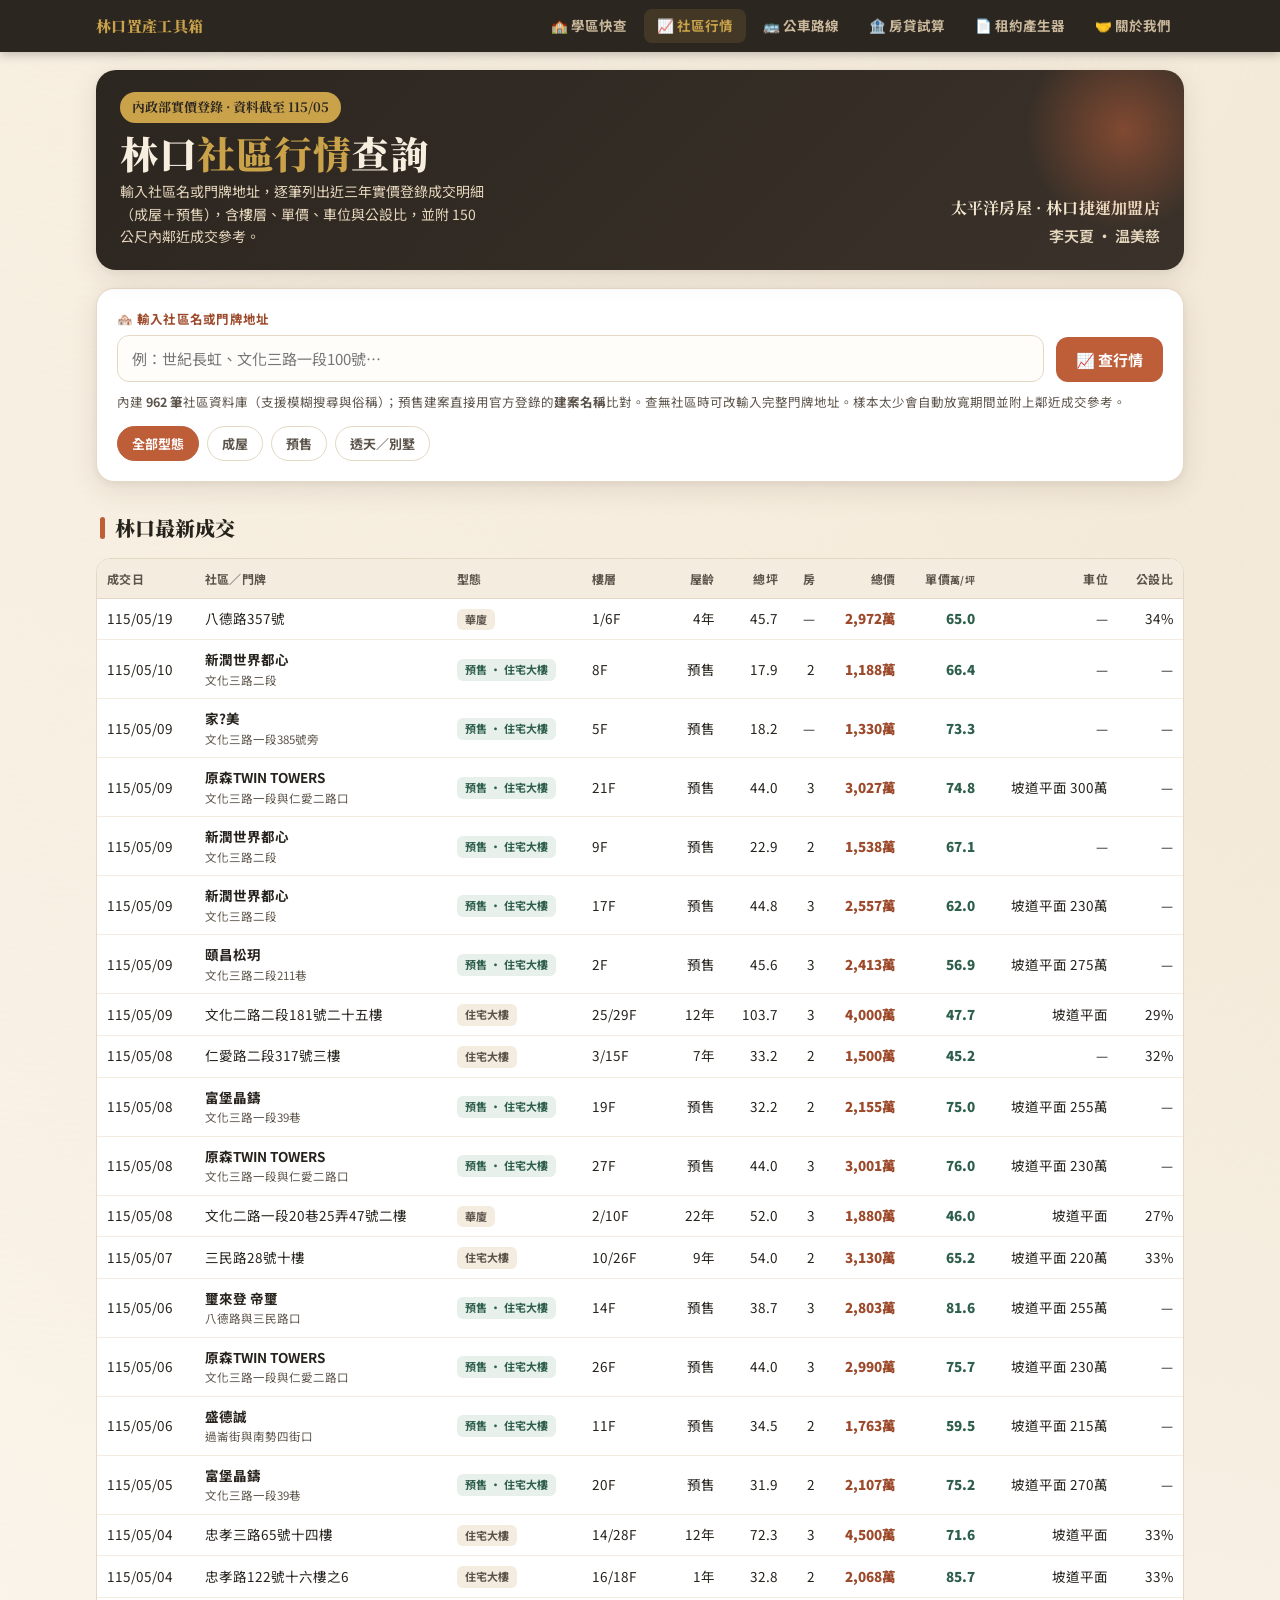
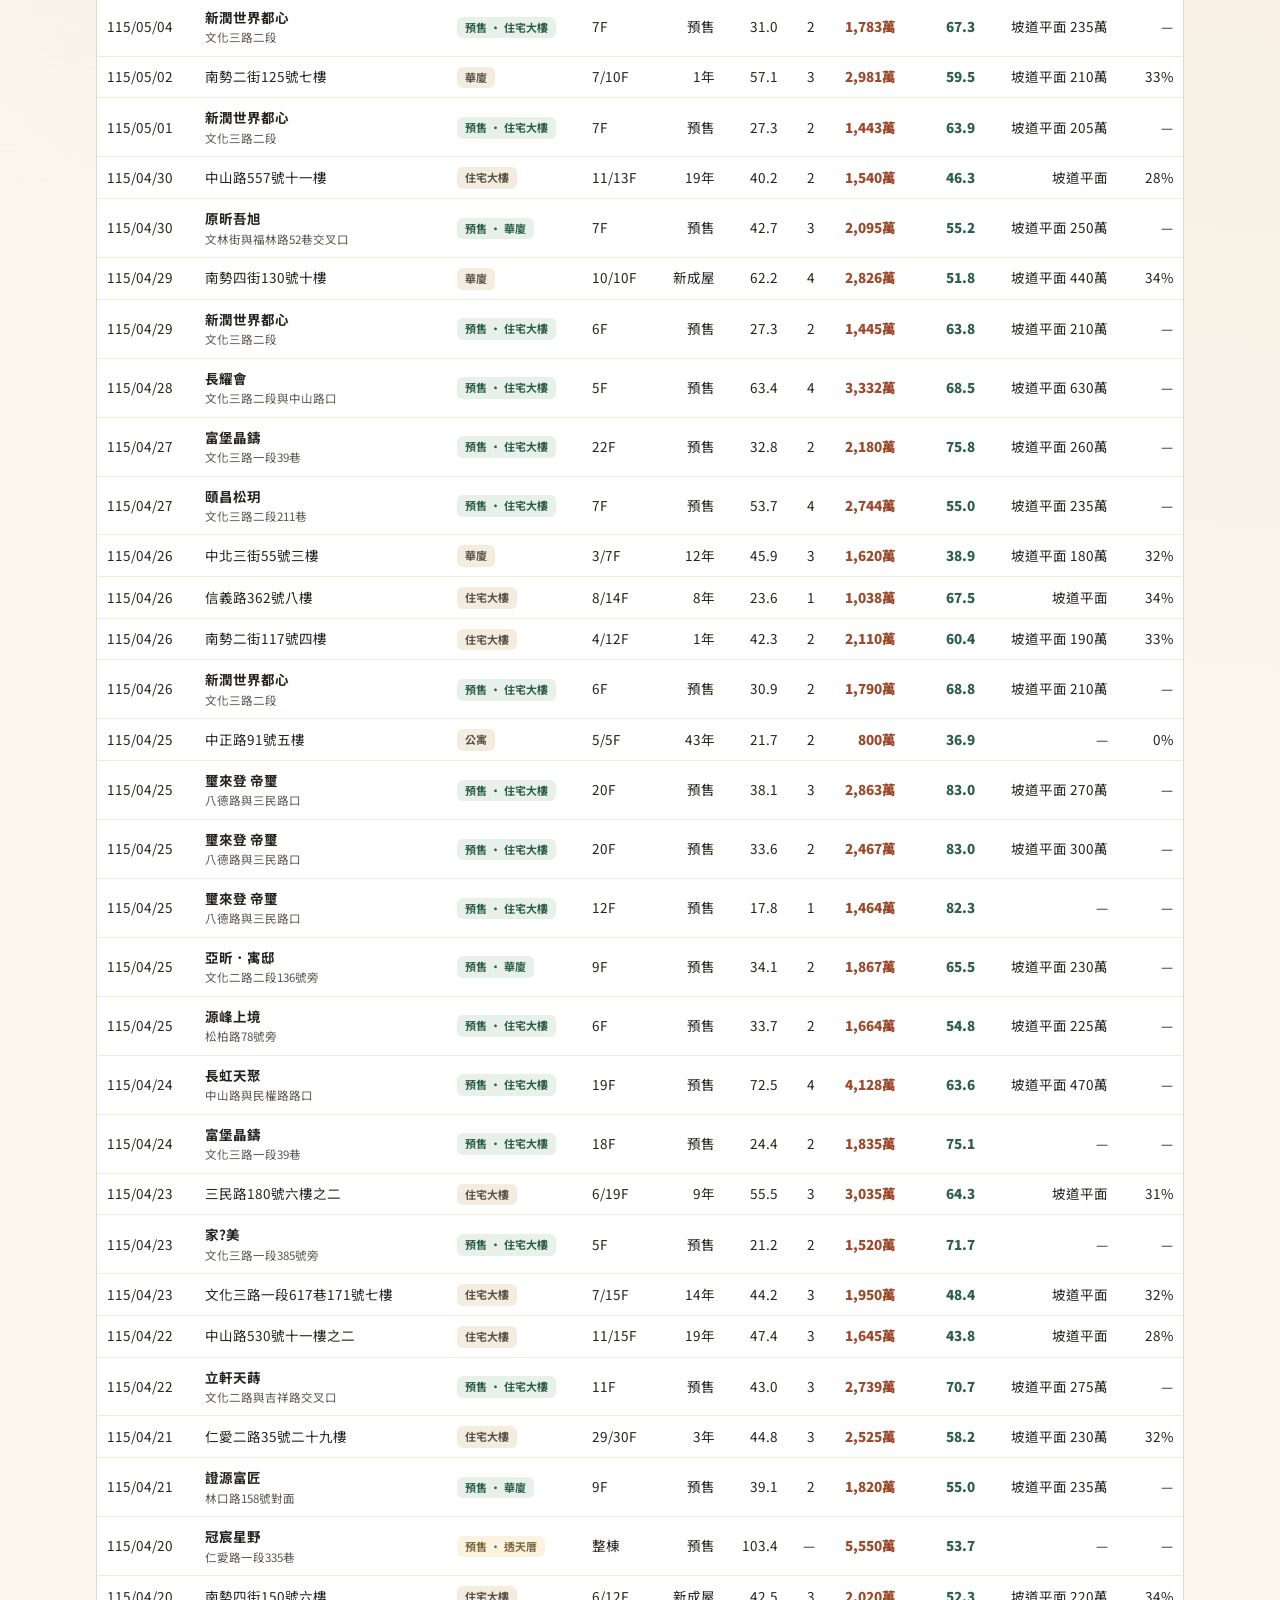
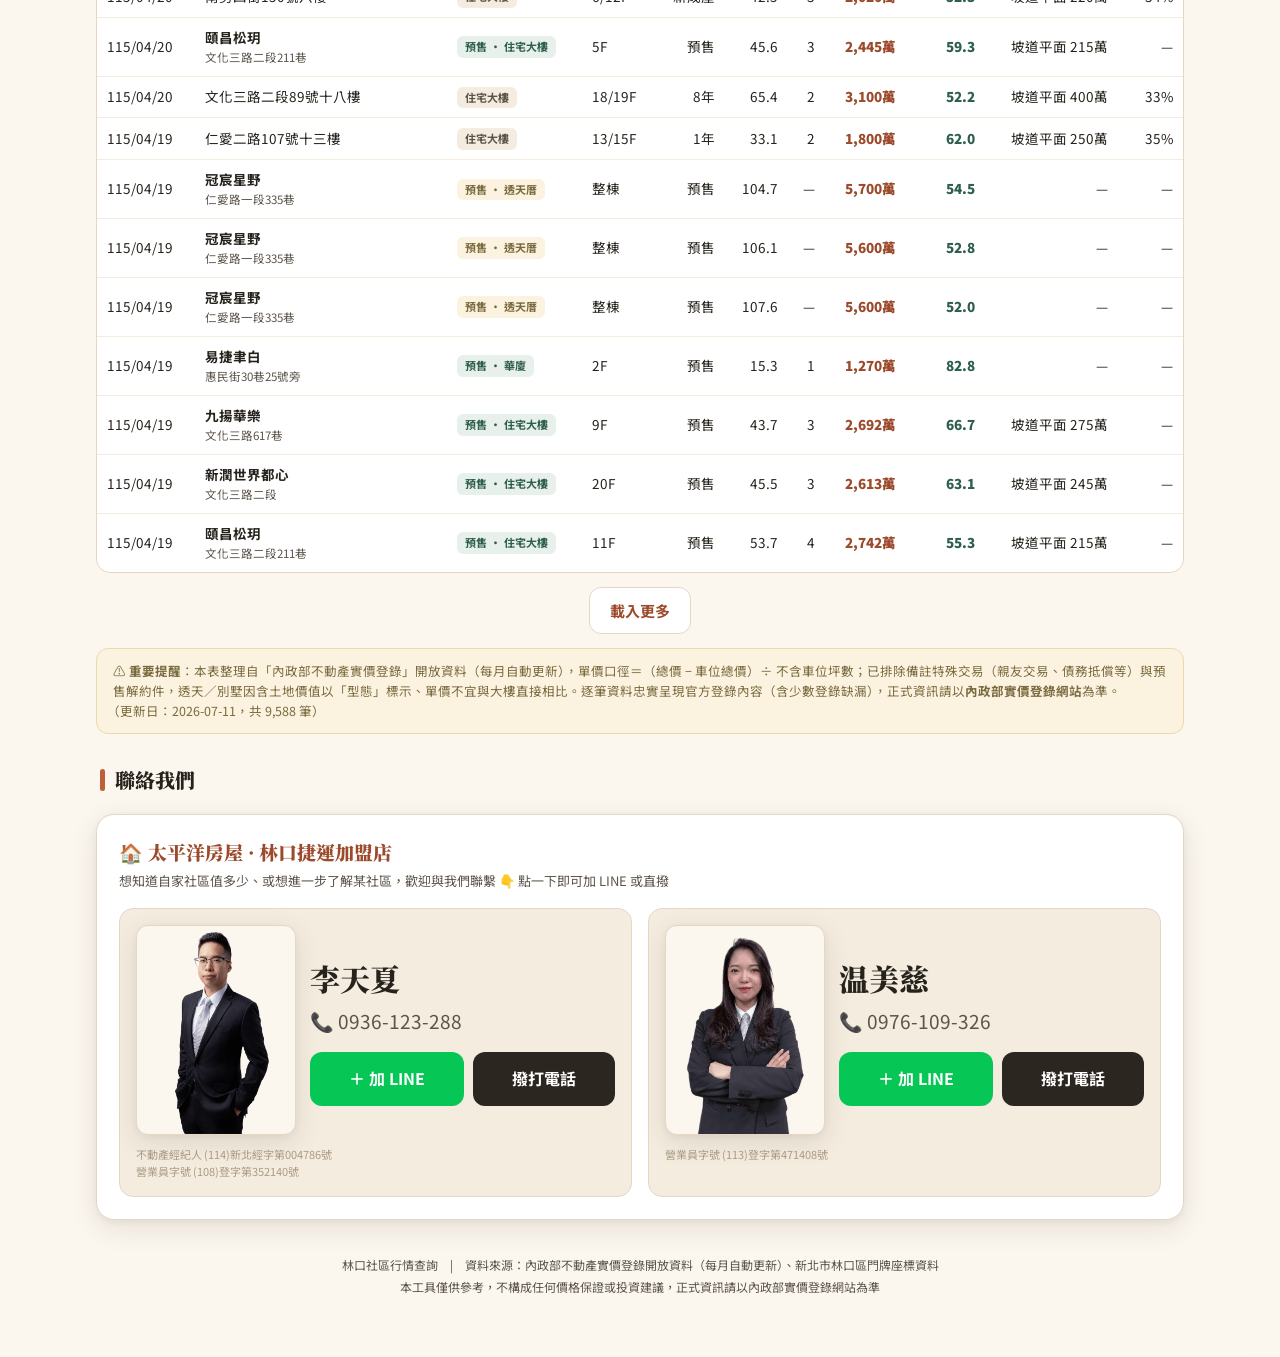
<file: price/index.html>
<!DOCTYPE html>
<html lang="zh-Hant">
<head>
<meta charset="UTF-8">
<meta name="viewport" content="width=device-width, initial-scale=1.0">
<title>社區行情查詢 — 林口置產工具箱</title>
<!-- 搜尋引擎描述 + LINE/FB 分享預覽卡（Open Graph） -->
<meta name="description" content="輸入社區名或門牌地址，查林口近三年實價登錄逐筆成交明細（成屋＋預售），含樓層、單價、車位與公設比，並附 150 公尺內鄰近成交參考。">
<meta property="og:type" content="website">
<meta property="og:site_name" content="林口置產工具箱">
<meta property="og:locale" content="zh_TW">
<meta property="og:title" content="社區行情查詢 — 林口置產工具箱">
<meta property="og:description" content="輸入社區名或門牌地址，查林口近三年實價登錄逐筆成交明細（成屋＋預售），含樓層、單價、車位與公設比，並附 150 公尺內鄰近成交參考。">
<meta property="og:url" content="https://swcasa.com/price/">
<link rel="preconnect" href="https://fonts.googleapis.com">
<link rel="preconnect" href="https://fonts.gstatic.com" crossorigin>
<link href="https://fonts.googleapis.com/css2?family=Noto+Sans+TC:wght@400;500;700;900&family=Noto+Serif+TC:wght@600;700;900&display=swap" rel="stylesheet">
<link rel="stylesheet" href="../style.css">
<!-- 網站圖示：瀏覽器分頁小圖＋手機「加入主畫面」圖示；theme-color＝手機瀏覽器上方框色 -->
<link rel="icon" type="image/svg+xml" href="../img/favicon.svg">
<link rel="apple-touch-icon" href="../img/apple-touch-icon.png">
<meta name="theme-color" content="#BD5E39">
<!-- 流量統計（GoatCounter）：匿名計數、無 cookie；只在正式網站計數，本機 file:// 測試不會灌水 -->
<script>
if(location.protocol==='https:'){
  var _gc=document.createElement('script');
  _gc.async=true; _gc.src='https://gc.zgo.at/count.js';
  _gc.setAttribute('data-goatcounter','https://linkou-toolbox.goatcounter.com/count');
  document.head.appendChild(_gc);
}
</script>
<script>
/* 防同業以 iframe 內嵌冒用本工具：偵測到被「他站」內嵌就把整頁導回本站。 */
(function(){
  if(window.top===window.self)return;
  try{
    if(window.top.location.hostname!==location.hostname){ window.top.location.href=location.href; }
  }catch(e){ window.top.location.href=location.href; }
})();
</script>
<style>
  /* ── 查詢區 ── */
  .search{margin-top:18px;padding:20px}
  .search .row{display:flex;gap:12px;align-items:flex-end;flex-wrap:wrap}
  .autocomplete{position:absolute;left:0;right:0;top:calc(100% + 4px);background:#fff;border:1.5px solid var(--line);
    border-radius:12px;box-shadow:var(--shadow);max-height:240px;overflow:auto;z-index:1000;display:none}
  .autocomplete.show{display:block}
  .ac-item{padding:11px 14px;cursor:pointer;font-size:14px;border-bottom:1px solid var(--bg2);transition:.15s}
  .ac-item:last-child{border-bottom:none}
  .ac-item:hover,.ac-item.active{background:var(--bg2)}
  .ac-item .li-tag{font-size:11px;color:var(--clay-d);background:var(--bg2);padding:2px 7px;border-radius:6px;margin-left:8px;font-weight:700}
  .ac-empty{padding:12px 14px;font-size:13px;color:var(--ink-soft);font-style:italic}

  /* 型態切換膠囊 */
  .pills{display:flex;gap:8px;flex-wrap:wrap;margin-top:14px}
  .pill{border:1.5px solid var(--line);background:#fff;color:var(--ink-soft);font-family:var(--sans);font-weight:700;
    font-size:13px;padding:7px 14px;border-radius:999px;cursor:pointer;transition:.15s}
  .pill:hover{border-color:var(--clay)}
  .pill.on{background:var(--clay);border-color:var(--clay);color:#fff}

  /* ── 統計摘要 ── */
  .stats{display:grid;grid-template-columns:repeat(auto-fit,minmax(140px,1fr));gap:12px;margin-top:16px}
  .stat{background:var(--bg2);border:1px solid var(--line);border-radius:14px;padding:12px 16px}
  .stat .k{font-size:12px;color:var(--ink-soft);font-weight:700}
  .stat .v{font-family:var(--serif);font-weight:900;font-size:22px;color:var(--clay-d);margin-top:2px}
  .stat .v small{font-size:12px;font-weight:700;color:var(--ink-soft)}

  /* 放寬提示（樣本不足自動放寬時的表頭說明） */
  .widen-note{background:#FBF3E0;border:1px solid #EBD8AE;border-radius:10px;padding:8px 14px;
    font-size:13px;color:#7a6a3e;margin-top:12px;font-weight:700}

  /* ── 明細表（電腦版） ── */
  .tbl-wrap{overflow-x:auto;margin-top:14px;border:1px solid var(--line);border-radius:14px;background:#fff}
  table.pt{width:100%;border-collapse:collapse;font-size:13.5px;min-width:860px}
  .pt th{position:sticky;top:0;background:var(--bg2);color:var(--ink-soft);font-size:12px;letter-spacing:.4px;
    text-align:right;padding:10px 10px;border-bottom:1.5px solid var(--line);white-space:nowrap}
  .pt th:nth-child(-n+4){text-align:left}
  .pt td{padding:9px 10px;border-bottom:1px solid var(--bg2);text-align:right;white-space:nowrap}
  .pt td:nth-child(-n+4){text-align:left}
  .pt tr:last-child td{border-bottom:none}
  .pt tr:hover td{background:#FDF9F1}
  .pt .addr{max-width:260px;overflow:hidden;text-overflow:ellipsis}
  .pt .addr .sub-a{display:block;font-size:11.5px;color:var(--ink-soft)}
  .pt .t-price{font-weight:900;color:var(--clay-d)}
  .pt .t-unit{font-weight:900;color:var(--teal-d)}
  tr.hl td{background:#F3EEE2}
  tr.hl:hover td{background:#EFE8D8}

  /* 型態小標 */
  .tag{display:inline-block;font-size:11px;font-weight:700;padding:2px 8px;border-radius:6px;
    background:var(--bg2);color:var(--ink-soft);white-space:nowrap}
  .tag.pre{background:#E7F0EB;color:var(--teal-d)}
  .tag.house{background:#FBF3E0;color:#7a6a3e}
  .dist-tag{display:inline-block;font-size:11px;font-weight:700;padding:2px 8px;border-radius:6px;
    background:#EDF2F7;color:#4a5f74;margin-left:6px;white-space:nowrap}

  /* ── 明細卡（手機版） ── */
  .cards{display:none;margin-top:14px}
  .pcard{background:#fff;border:1px solid var(--line);border-radius:14px;padding:14px 16px;margin-bottom:10px}
  .pcard.hl{background:#F7F2E6;border-color:#E0D2B4}
  .pcard .top{display:flex;justify-content:space-between;align-items:center;gap:8px;flex-wrap:wrap}
  .pcard .date{font-size:12.5px;color:var(--ink-soft);font-weight:700}
  .pcard .nm{font-weight:900;font-size:15.5px;margin-top:4px;line-height:1.4}
  .pcard .nm .sub-a{display:block;font-size:12px;color:var(--ink-soft);font-weight:400}
  .pcard .figs{display:flex;gap:16px;margin-top:8px;align-items:baseline}
  .pcard .figs .tp{font-family:var(--serif);font-weight:900;font-size:21px;color:var(--clay-d)}
  .pcard .figs .up{font-family:var(--serif);font-weight:900;font-size:17px;color:var(--teal-d)}
  .pcard .figs small{font-size:11px;color:var(--ink-soft);font-weight:700}
  .pcard .meta{display:flex;gap:10px 16px;flex-wrap:wrap;margin-top:6px;font-size:12.5px;color:var(--ink-soft)}
  .pcard .meta b{color:var(--ink)}
  @media(max-width:760px){ .tbl-wrap{display:none} .cards{display:block} }

  .more-wrap{text-align:center;margin-top:14px}
  .empty-box{background:#fff;border:1px dashed var(--line);border-radius:14px;padding:26px;text-align:center;
    color:var(--ink-soft);font-size:14px;margin-top:14px}

  /* ── 聯絡卡（與他頁同款） ── */
  .contact{margin-top:18px;padding:22px}
  .contact .co{font-family:var(--serif);font-weight:900;font-size:19px;color:var(--clay-d);display:flex;align-items:center;gap:8px}
  .contact .sub{font-size:13px;color:var(--ink-soft);margin:4px 0 16px}
  .agents{display:grid;grid-template-columns:1fr 1fr;gap:16px}
  @media(max-width:680px){.agents{grid-template-columns:1fr} .agent .top{flex-direction:column;align-items:stretch} .agent .photo{width:210px;height:280px;align-self:center;margin-bottom:4px} .agent .info{text-align:center;max-width:300px;margin:0 auto} .agent .lic{text-align:center} .agent .nm{font-size:25px} .agent .ph{font-size:16px}}
  .agent{border:1px solid var(--line);border-radius:14px;padding:16px;background:var(--bg2)}
  .agent .top{display:flex;gap:14px;align-items:center}
  .agent .photo{width:160px;height:210px;flex:0 0 auto;border-radius:12px;object-fit:cover;object-position:50% 12%;border:1px solid var(--line);background:var(--bg);box-shadow:var(--shadow)}
  .agent .info{flex:1 1 auto;min-width:0}
  .agent .nm{font-family:var(--serif);font-weight:900;font-size:30px}
  .agent .ph{font-size:19px;color:var(--ink-soft);margin:4px 0 16px}
  .agent .acts{display:flex;gap:9px;flex-wrap:wrap}
  .agent .acts a{flex:1 1 auto;text-align:center;text-decoration:none;font-size:16px;padding:14px 20px}
  .btn-line{background:#06C755;color:#fff} .btn-line:hover{background:#05b34d}
  .btn-call{background:#2C2620;color:#fff} .btn-call:hover{background:#000}
  .lic{font-size:11px;color:#aa9b85;margin-top:11px;line-height:1.55}

  /* 右下角固定品牌浮水印（與他頁同款） */
  .brand-badge{position:fixed;right:14px;bottom:14px;z-index:1200;text-align:right;text-decoration:none;
    font-family:var(--sans);font-size:12px;line-height:1.45;color:#F3E6CE;
    background:rgba(44,38,32,.92);padding:8px 12px;border-radius:12px;
    border:1px solid rgba(243,230,206,.28);box-shadow:var(--shadow);
    opacity:0;pointer-events:none;transform:translateY(8px);transition:opacity .25s,transform .2s,background .15s}
  .brand-badge.show{opacity:1;pointer-events:auto;transform:none}
  .brand-badge b{display:block;font-family:var(--serif);font-size:13px;color:#fff;letter-spacing:.3px}
  .brand-badge.show:hover{background:rgba(44,38,32,1);transform:translateY(-2px)}
  @media(max-width:600px){.brand-badge{font-size:11px;padding:6px 9px;right:8px;bottom:8px}.brand-badge b{font-size:12px}}
</style>
</head>
<body>

<!-- 全站導覽列 -->
<nav class="site-nav">
  <div class="nav-inner">
    <a href="../" class="nav-logo">林口置產工具箱</a>
    <div class="nav-links">
      <a href="../school/">🏫 學區快查</a>
      <a href="../price/" class="active">📈 社區行情</a>
      <a href="../bus/">🚌 公車路線</a>
      <a href="../mortgage/">🏦 房貸試算</a>
      <a href="../rent/">📄 租約產生器</a>
      <a href="../about/">🤝 關於我們</a>
    </div>
  </div>
</nav>

<div class="wrap">

  <header class="hero">
    <div>
      <span class="badge" id="heroBadge">內政部實價登錄 · 每月自動更新</span>
      <h1>林口<span class="mk">社區行情</span>查詢</h1>
      <p>輸入社區名或門牌地址，逐筆列出近三年實價登錄成交明細（成屋＋預售），含樓層、單價、車位與公設比，並附 150 公尺內鄰近成交參考。</p>
    </div>
    <div class="yr">
      <span class="yr-biz">太平洋房屋 · 林口捷運加盟店</span><span class="yr-nm">李天夏 · 温美慈</span>
    </div>
  </header>

  <!-- 查詢區 -->
  <section class="panel search">
    <div class="row">
      <div class="field" style="position:relative">
        <label class="lbl">🏘️ 輸入社區名或門牌地址</label>
        <input type="text" id="qInput" placeholder="例：世紀長虹、文化三路一段100號…" autocomplete="off">
        <div id="qList" class="autocomplete"></div>
      </div>
      <button class="btn" id="qBtn">📈 查行情</button>
    </div>
    <div class="hint">內建 <b>962 筆</b>社區資料庫（支援模糊搜尋與俗稱）；預售建案直接用官方登錄的<b>建案名稱</b>比對。查無社區時可改輸入完整門牌地址。樣本太少會自動放寬期間並附上鄰近成交參考。</div>
    <div class="pills" id="typePills">
      <button class="pill on" data-t="all">全部型態</button>
      <button class="pill" data-t="r">成屋</button>
      <button class="pill" data-t="p">預售</button>
      <button class="pill" data-t="h">透天／別墅</button>
    </div>
  </section>

  <!-- 統計摘要（樣本 ≥5 才顯示） -->
  <div id="statsBox" style="display:none"></div>

  <!-- 查詢結果：本社區成交 -->
  <div id="mainSec" style="display:none">
    <h2 class="sec-title"><span class="bar"></span><span id="mainTitle"></span></h2>
    <div id="mainNote"></div>
    <div id="mainList"></div>
  </div>

  <!-- 查詢結果：鄰近參考 -->
  <div id="nearSec" style="display:none">
    <h2 class="sec-title"><span class="bar"></span><span id="nearTitle"></span></h2>
    <div class="hint" style="margin:0 4px 10px">以社區位置為中心、方圓約 150 公尺內的其他成交（依官方門牌座標計算），供比價參考；屋齡與條件可能與本社區不同。</div>
    <div id="nearList"></div>
  </div>

  <!-- 未查詢時：全區最新成交 -->
  <div id="allSec">
    <h2 class="sec-title"><span class="bar"></span>林口最新成交</h2>
    <div id="allList"></div>
    <div class="more-wrap"><button class="btn ghost" id="moreBtn">載入更多</button></div>
  </div>

  <div class="disc" id="discBox">
    ⚠️ <b>重要提醒</b>：本表整理自「內政部不動產實價登錄」開放資料（每月自動更新），單價口徑＝（總價 − 車位總價）÷ 不含車位坪數；已排除備註特殊交易（親友交易、債務抵償等）與預售解約件，透天／別墅因含土地價值以「型態」標示、單價不宜與大樓直接相比。逐筆資料忠實呈現官方登錄內容（含少數登錄缺漏），正式資訊請以<b>內政部實價登錄網站</b>為準。
  </div>

  <!-- 聯絡卡（置底） -->
  <h2 id="contact" class="sec-title"><span class="bar"></span>聯絡我們</h2>
  <section class="panel contact">
    <div class="co">🏠 太平洋房屋 · 林口捷運加盟店</div>
    <div class="sub">想知道自家社區值多少、或想進一步了解某社區，歡迎與我們聯繫 👇 點一下即可加 LINE 或直撥</div>
    <div class="agents">
      <div class="agent">
        <div class="top">
          <img class="photo" src="../img/agent-lee.png" alt="李天夏" loading="lazy" onerror="this.style.display='none'">
          <div class="info">
            <div class="nm">李天夏</div>
            <div class="ph">📞 0936-123-288</div>
            <div class="acts">
              <a class="btn btn-line" href="https://line.me/ti/p/oCqi-eVJvI" target="_blank" rel="noopener">＋ 加 LINE</a>
              <a class="btn btn-call" href="tel:0936123288">撥打電話</a>
            </div>
          </div>
        </div>
        <div class="lic">不動產經紀人 (114)新北經字第004786號<br>營業員字號 (108)登字第352140號</div>
      </div>
      <div class="agent">
        <div class="top">
          <img class="photo" src="../img/agent-wen.png" alt="温美慈" loading="lazy" onerror="this.style.display='none'">
          <div class="info">
            <div class="nm">温美慈</div>
            <div class="ph">📞 0976-109-326</div>
            <div class="acts">
              <a class="btn btn-line" href="https://line.me/ti/p/KLYEW95HzP" target="_blank" rel="noopener">＋ 加 LINE</a>
              <a class="btn btn-call" href="tel:0976109326">撥打電話</a>
            </div>
          </div>
        </div>
        <div class="lic">營業員字號 (113)登字第471408號</div>
      </div>
    </div>
  </section>

  <footer>
    林口社區行情查詢　|　資料來源：內政部不動產實價登錄開放資料（每月自動更新）、新北市林口區門牌座標資料<br>
    本工具僅供參考，不構成任何價格保證或投資建議，正式資訊請以內政部實價登錄網站為準
  </footer>
</div>

<!-- 右下角固定品牌浮水印：往下捲離頂部後才淡入，點擊捲到聯絡區 -->
<a class="brand-badge" href="#contact"><b>太平洋房屋 · 林口捷運加盟店</b>李天夏 · 温美慈　☎ 點我聯絡</a>
<script>
(function(){
  var b=document.querySelector('.brand-badge'); if(!b)return;
  var f=function(){ b.classList.toggle('show', window.scrollY>220); };
  window.addEventListener('scroll',f,{passive:true}); f();
})();
</script>

<div class="toast" id="toast"></div>

<!-- 資料與共用純函式：linkou-data(社區/門牌) → community-doors(社區↔門牌對照庫) → report-logic(parseHouse/houseCoord/distM/commDoorSet) → price-list-data(逐筆行情) -->
<script src="../linkou-data.js"></script>
<script src="../community-doors.js"></script>
<script src="../report-logic.js"></script>
<script src="../price-list-data.js"></script>
<script>
const $ = s => document.querySelector(s);
let toastTimer=null;
function toast(msg){
  const t=$("#toast"); t.textContent=msg; t.classList.add('show');
  clearTimeout(toastTimer); toastTimer=setTimeout(()=>t.classList.remove('show'),2600);
}
function esc(s){return String(s==null?'':s).replace(/[&<>"']/g,c=>({'&':'&amp;','<':'&lt;','>':'&gt;','"':'&quot;',"'":'&#39;'}[c]));}

/* ── 資料展開：緊湊陣列 → 物件（欄位意義見 price-list-data.js 檔頭） ── */
const RECS = PRICE_ROWS.map(row=>{
  const o={}; PRICE_COLS.forEach((c,i)=>o[c]=row[i]); return o;
});

/* 座標與門牌解析快取：只在第一次查詢時算（9 千筆約零點幾秒，開頁不卡） */
let COORDS=null, PARSED=null;
function ensureCoords(){
  if(COORDS)return;
  COORDS=new Array(RECS.length); PARSED=new Array(RECS.length);
  RECS.forEach((r,i)=>{
    PARSED[i]=parseHouse(r.a);
    const c=houseCoord(r.a);            // 預售工地地址常查不到座標，查不到就不進鄰近參考
    COORDS[i]=c?[c.lat,c.lon]:null;
  });
}

/* ── 顯示小工具 ── */
function dTxt(d){const s=String(d);return s.slice(0,3)+'/'+s.slice(3,5)+'/'+s.slice(5);}
function ageTxt(r){
  if(r.k==='p')return'預售';
  if(!r.by)return'—';
  const a=Math.floor(r.d/10000)-r.by;
  return a<=0?'新成屋':a+'年';
}
function floorTxt(r){
  if(r.f==='全')return'整棟';
  if(r.f)return r.f+(r.tf?'/'+r.tf:'')+'F';
  return r.tf?('—/'+r.tf+'F'):'—';
}
function parkTxt(r){
  if(!r.ps&&!r.pp)return'—';
  return (PRICE_PT[r.pt]||'有車位')+(r.pp?' '+fmt(r.pp)+'萬':'');
}
function unitTxt(r){return r.u?r.u.toFixed(1):'—';}
function gsTxt(r){return r.gs<0?'—':r.gs+'%';}
function btTag(r){
  const n=PRICE_BT[r.bt]||'';
  const cls=(r.bt===3||r.bt===4)?'tag house':(r.k==='p'?'tag pre':'tag');
  return `<span class="${cls}">${r.k==='p'?'預售 · ':''}${esc(n)}</span>`;
}
function nameCell(r){
  if(r.k==='p'&&r.cm)return `<b>${esc(r.cm)}</b><span class="sub-a">${esc(r.a)}</span>`;
  return esc(r.a);
}

/* ── 明細呈現：電腦橫表＋手機卡片（CSS 依寬度只顯示其一） ── */
function tableHTML(rows,withDist){
  let h=`<div class="tbl-wrap"><table class="pt"><thead><tr>
    <th>成交日</th><th>社區／門牌</th><th>型態</th><th>樓層</th><th>屋齡</th>
    <th>總坪</th><th>房</th><th>總價</th><th>單價<small>萬/坪</small></th><th>車位</th><th>公設比</th></tr></thead><tbody>`;
  for(const r of rows){
    h+=`<tr${r._hl?' class="hl"':''}>
      <td>${dTxt(r.d)}</td>
      <td class="addr">${nameCell(r)}${withDist&&r._dist!=null?`<span class="dist-tag">${r._dist}m</span>`:''}</td>
      <td>${btTag(r)}</td>
      <td>${floorTxt(r)}</td><td>${ageTxt(r)}</td>
      <td>${r.s?r.s.toFixed(1):'—'}</td><td>${r.r||'—'}</td>
      <td class="t-price">${fmt(r.t)}萬</td>
      <td class="t-unit">${unitTxt(r)}</td>
      <td>${parkTxt(r)}</td><td>${gsTxt(r)}</td></tr>`;
  }
  return h+`</tbody></table></div>`;
}
function cardsHTML(rows,withDist){
  let h=`<div class="cards">`;
  for(const r of rows){
    h+=`<div class="pcard${r._hl?' hl':''}">
      <div class="top"><span class="date">${dTxt(r.d)}</span>
        <span>${btTag(r)}${withDist&&r._dist!=null?`<span class="dist-tag">${r._dist}m</span>`:''}</span></div>
      <div class="nm">${nameCell(r)}</div>
      <div class="figs">
        <span class="tp">${fmt(r.t)}<small>萬</small></span>
        <span class="up">${unitTxt(r)}<small>萬/坪</small></span>
      </div>
      <div class="meta">
        <span>樓層 <b>${floorTxt(r)}</b></span><span>屋齡 <b>${ageTxt(r)}</b></span>
        <span>總坪 <b>${r.s?r.s.toFixed(1):'—'}</b></span><span>房 <b>${r.r||'—'}</b></span>
        <span>車位 <b>${parkTxt(r)}</b></span><span>公設比 <b>${gsTxt(r)}</b></span>
      </div></div>`;
  }
  return h+`</div>`;
}
function listHTML(rows,withDist){return tableHTML(rows,withDist)+cardsHTML(rows,withDist);}

/* ── 型態篩選膠囊 ── */
let curType='all';
function applyType(rows){
  if(curType==='r')return rows.filter(r=>r.k==='r'&&r.bt!==3&&r.bt!==4);
  if(curType==='p')return rows.filter(r=>r.k==='p');
  if(curType==='h')return rows.filter(r=>r.bt===3||r.bt===4);
  return rows;
}

/* ── 樣本不足自動放寬：近 1 年 → 2 年 → 3 年（滿 5 筆就停） ── */
function widen(rows){
  const md=PRICE_META.maxDate;
  for(const yrs of [1,2,3]){
    const w=rows.filter(r=>r.d>=md-yrs*10000);
    if(w.length>=5||yrs===3)return {rows:w,yrs};
  }
}

/* ── 統計摘要（樣本 ≥5 才顯示；透天含土地價值，不列入單價統計） ── */
function median(arr){
  if(!arr.length)return null;
  const a=[...arr].sort((x,y)=>x-y), m=Math.floor(a.length/2);
  return a.length%2?a[m]:(a[m-1]+a[m])/2;
}
function renderStats(rows,yrs){
  const box=$("#statsBox");
  const stat=rows.filter(r=>r.bt!==3&&r.bt!==4&&r.u>0);
  if(stat.length<5){box.style.display='none';box.innerHTML='';return;}
  const u=median(stat.map(r=>r.u)), t=median(stat.map(r=>r.t)), s=median(stat.map(r=>r.s));
  box.innerHTML=`<div class="stats">
    <div class="stat"><div class="k">單價中位數（近 ${yrs} 年）</div><div class="v">${u.toFixed(1)}<small> 萬/坪</small></div></div>
    <div class="stat"><div class="k">總價中位數</div><div class="v">${fmt(t)}<small> 萬</small></div></div>
    <div class="stat"><div class="k">坪數中位數（含車位）</div><div class="v">${s.toFixed(1)}<small> 坪</small></div></div>
    <div class="stat"><div class="k">樣本數</div><div class="v">${stat.length}<small> 筆${stat.length!==rows.length?'（不含透天）':''}</small></div></div>
  </div>`;
  box.style.display='block';
}

/* ── 查詢主流程 ──
   社區模式：預售用「建案名稱」模糊比對；成屋用 commDoorSet 的整串門牌基底精準比對
             （community-doors.js 對照庫＋建檔地址聯集，跨棟跨街的社區也抓得全）；
             再以社區座標抓方圓 150m 鄰近成交當參考（樂居沒有的差異化）。
   地址模式：同上，但門牌集合只有輸入的那一個基底，中心點＝輸入的門牌。 */
let lastQuery=null;   // {label, exact:[], near:[]}（切換型態膠囊時重畫用）

function normalizeComm(s){return (s||'').replace(/管理委員會|管委會|社區|大廈|大樓|公寓|住戶|集合住宅|管理負責人/g,'').toLowerCase().trim();}

function collectRows(label,keys,center,nq){
  ensureCoords();
  RECS.forEach(r=>{delete r._hl;delete r._dist;});   // 清掉上一次查詢的高亮/距離標記
  const exact=[],near=[];
  RECS.forEach((r,i)=>{
    if(nq&&r.k==='p'&&r.cm){
      const nc=normalizeComm(r.cm);
      if(nc&&nc.length>=2&&(nc===nq||nc.includes(nq)||nq.includes(nc))){exact.push(r);return;}
    }
    if(keys&&PARSED[i]&&keys.has(PARSED[i].road+'|'+PARSED[i].lk+'|'+PARSED[i].num.split('-')[0])){exact.push(r);return;}
    if(center&&COORDS[i]){
      const dm=distM(center.lat,center.lon,COORDS[i][0],COORDS[i][1]);
      if(dm<=150){r._dist=Math.round(dm);near.push(r);}
    }
  });
  exact.forEach(r=>r._hl=true);
  lastQuery={label,exact,near,hasCenter:!!center};
  renderQuery();
}

function renderQuery(){
  const q=lastQuery; if(!q)return;
  const exactT=applyType(q.exact);
  const w=widen(exactT);
  $("#allSec").style.display='none';

  // 本社區成交
  $("#mainSec").style.display='block';
  $("#mainTitle").textContent=`「${q.label}」成交明細`;
  let note='';
  if(w.rows.length&&w.yrs>1)note=`<div class="widen-note">近 1 年成交較少，已自動放寬顯示<b>近 ${w.yrs} 年</b>共 ${w.rows.length} 筆。</div>`;
  else if(w.rows.length)note=`<div class="widen-note" style="background:#EAF3EE;border-color:#CBE2D4;color:var(--teal-d)">近 1 年共 ${w.rows.length} 筆成交。</div>`;
  $("#mainNote").innerHTML=note;
  $("#mainList").innerHTML=w.rows.length
    ? listHTML(w.rows,false)
    : `<div class="empty-box">近三年查無「${esc(q.label)}」的直接成交紀錄${q.hasCenter?'，可參考下方鄰近成交':''}。<br>
       <span style="font-size:12.5px">提示：成屋依社區門牌對照庫（實價登錄歸戶）比對；也可改輸入完整門牌地址查。</span></div>`;
  renderStats(w.rows,w.yrs);

  // 鄰近參考（有座標才有）
  const nearT=applyType(q.near).filter(r=>r.d>=PRICE_META.maxDate-w.yrs*10000)
    .sort((a,b)=>b.d-a.d).slice(0,40);
  if(q.hasCenter&&nearT.length){
    $("#nearSec").style.display='block';
    $("#nearTitle").textContent=`鄰近 150 公尺成交參考（近 ${w.yrs} 年）`;
    $("#nearList").innerHTML=listHTML(nearT,true);
  }else{
    $("#nearSec").style.display='none';
  }
  $("#mainSec").scrollIntoView({behavior:'smooth',block:'start'});
}

function runCommunity(name){
  const c=COMMUNITY[name];
  if(!c){toast('查無此社區');return;}
  $("#qInput").value=name;
  $("#qList").classList.remove('show');
  const keys=commDoorSet(name);   // 對照庫整串門牌＋建檔門牌
  const center=c.addr?houseCoord(c.addr):null;
  collectRows(name,keys,center,normalizeComm(name));
  history.replaceState(null,'','?c='+encodeURIComponent(name));
}
function runAddress(addr){
  const p=parseHouse(addr);
  if(!p){toast('看不懂這個地址，請輸入含路名與號的完整門牌');return;}
  $("#qList").classList.remove('show');
  const center=houseCoord(addr);
  const disp=toHalf(addr).replace(/^(新北市)?林口區/,'').trim();
  collectRows(disp,new Set([p.road+'|'+p.lk+'|'+p.num.split('-')[0]]),center,null);
  history.replaceState(null,'',location.pathname);
}

/* ── 全區最新成交（未查詢時的預設畫面） ── */
let shown=0;
const PAGE=60;
function renderLatest(reset){
  if(reset)shown=0;
  const rows=applyType(RECS);
  shown=Math.min(shown+PAGE,rows.length);
  $("#allList").innerHTML=listHTML(rows.slice(0,shown),false);
  $("#moreBtn").style.display=shown<rows.length?'':'none';
}
$("#moreBtn").addEventListener('click',()=>renderLatest(false));

/* ── 社區搜尋（autocomplete；與學區頁同款邏輯，離線比對） ── */
const COMM_NAMES=Object.keys(COMMUNITY);
const COMM_NORM=Object.fromEntries(COMM_NAMES.map(n=>[n,normalizeComm(n)]));
let acIdx=-1;
function searchComm(q){
  if(!q)return [];
  const aliasKey=Object.keys(ALIASES).find(k=>k.includes(q)||q.includes(k));
  if(aliasKey&&COMMUNITY[ALIASES[aliasKey]])return [ALIASES[aliasKey]];
  const nq=normalizeComm(q);
  if(!nq)return [];
  return COMM_NAMES.filter(n=>COMM_NORM[n].includes(nq)||n.toLowerCase().includes(q.toLowerCase())).slice(0,12);
}
function showAc(items,q){
  const box=$("#qList");
  if(!items.length){
    if(q&&q.length>=2&&!/\d/.test(q)){
      box.innerHTML=`<div class="ac-empty">社區資料庫查無「${esc(q)}」——若是預售新案可直接按「查行情」用建案名稱比對，或改輸入完整門牌地址。</div>`;
      box.classList.add('show');
    }else box.classList.remove('show');
    return;
  }
  box.innerHTML=items.map((n,i)=>{
    const c=COMMUNITY[n];
    const tag=c.li?`<span class="li-tag">${c.li}</span>`:'';
    return `<div class="ac-item${i===acIdx?' active':''}" data-name="${esc(n)}">${esc(n)}${tag}</div>`;
  }).join('');
  box.classList.add('show');
  box.querySelectorAll('.ac-item').forEach(el=>el.addEventListener('click',()=>runCommunity(el.dataset.name)));
}
$("#qInput").addEventListener('input',()=>{acIdx=-1;showAc(searchComm($("#qInput").value.trim()),$("#qInput").value.trim());});
$("#qInput").addEventListener('keydown',e=>{
  const items=searchComm($("#qInput").value.trim());
  if(e.key==='ArrowDown'){e.preventDefault();acIdx=Math.min(items.length-1,acIdx+1);showAc(items,$("#qInput").value);}
  else if(e.key==='ArrowUp'){e.preventDefault();acIdx=Math.max(0,acIdx-1);showAc(items,$("#qInput").value);}
  else if(e.key==='Enter'){e.preventDefault();if(acIdx>=0&&items[acIdx])runCommunity(items[acIdx]);else $("#qBtn").click();}
});
document.addEventListener('click',e=>{if(!e.target.closest('#qInput')&&!e.target.closest('#qList'))$("#qList").classList.remove('show');});

/* 查行情按鈕：像地址就走地址；否則先社區庫、再退預售建案名比對 */
$("#qBtn").addEventListener('click',()=>{
  const q=$("#qInput").value.trim();
  if(!q){toast('請輸入社區名或地址');return;}
  if(/\d.*號|巷|弄/.test(toHalf(q))){runAddress(q);return;}
  const items=searchComm(q);
  if(items.length>=1){runCommunity(items[0]);return;}
  // 社區庫沒有 → 可能是還沒建檔的預售新案，直接用建案名稱比對
  ensureCoords();
  collectRows(q,null,null,normalizeComm(q));
  if(!lastQuery.exact.length)toast(`查無「${q}」，請確認名稱或改輸入完整門牌地址`);
});

/* 型態膠囊 */
document.querySelectorAll('#typePills .pill').forEach(b=>b.addEventListener('click',()=>{
  document.querySelectorAll('#typePills .pill').forEach(x=>x.classList.remove('on'));
  b.classList.add('on'); curType=b.dataset.t;
  if(lastQuery)renderQuery(); else renderLatest(true);
}));

/* 深連結：?c=社區名或地址（LINE 圖卡、報告頁都用這個）；相容 #q= */
function handleDeepLink(){
  const c=new URLSearchParams(location.search).get('c')
        ||(location.hash.startsWith('#q=')?decodeURIComponent(location.hash.slice(3)):null);
  if(!c)return false;
  if(/\d.*號|巷|弄/.test(toHalf(c))){$("#qInput").value=c;runAddress(c);return true;}   // 像地址就走地址查
  const items=searchComm(c);
  if(items.length>=1){runCommunity(items[0]);return true;}
  $("#qInput").value=c;
  ensureCoords();
  collectRows(c,null,null,normalizeComm(c));
  return true;
}

/* ── 啟動 ── */
$("#heroBadge").textContent=`內政部實價登錄 · 資料截至 ${String(PRICE_META.maxDate).slice(0,3)}/${String(PRICE_META.maxDate).slice(3,5)}`;
$("#discBox").innerHTML+=`　<span style="white-space:nowrap">（更新日：${PRICE_META.updated}，共 ${fmt(PRICE_META.n)} 筆）</span>`;
renderLatest(true);
handleDeepLink();
</script>
<script src="../internal-nav.js"></script>
</body>
</html>
</file>
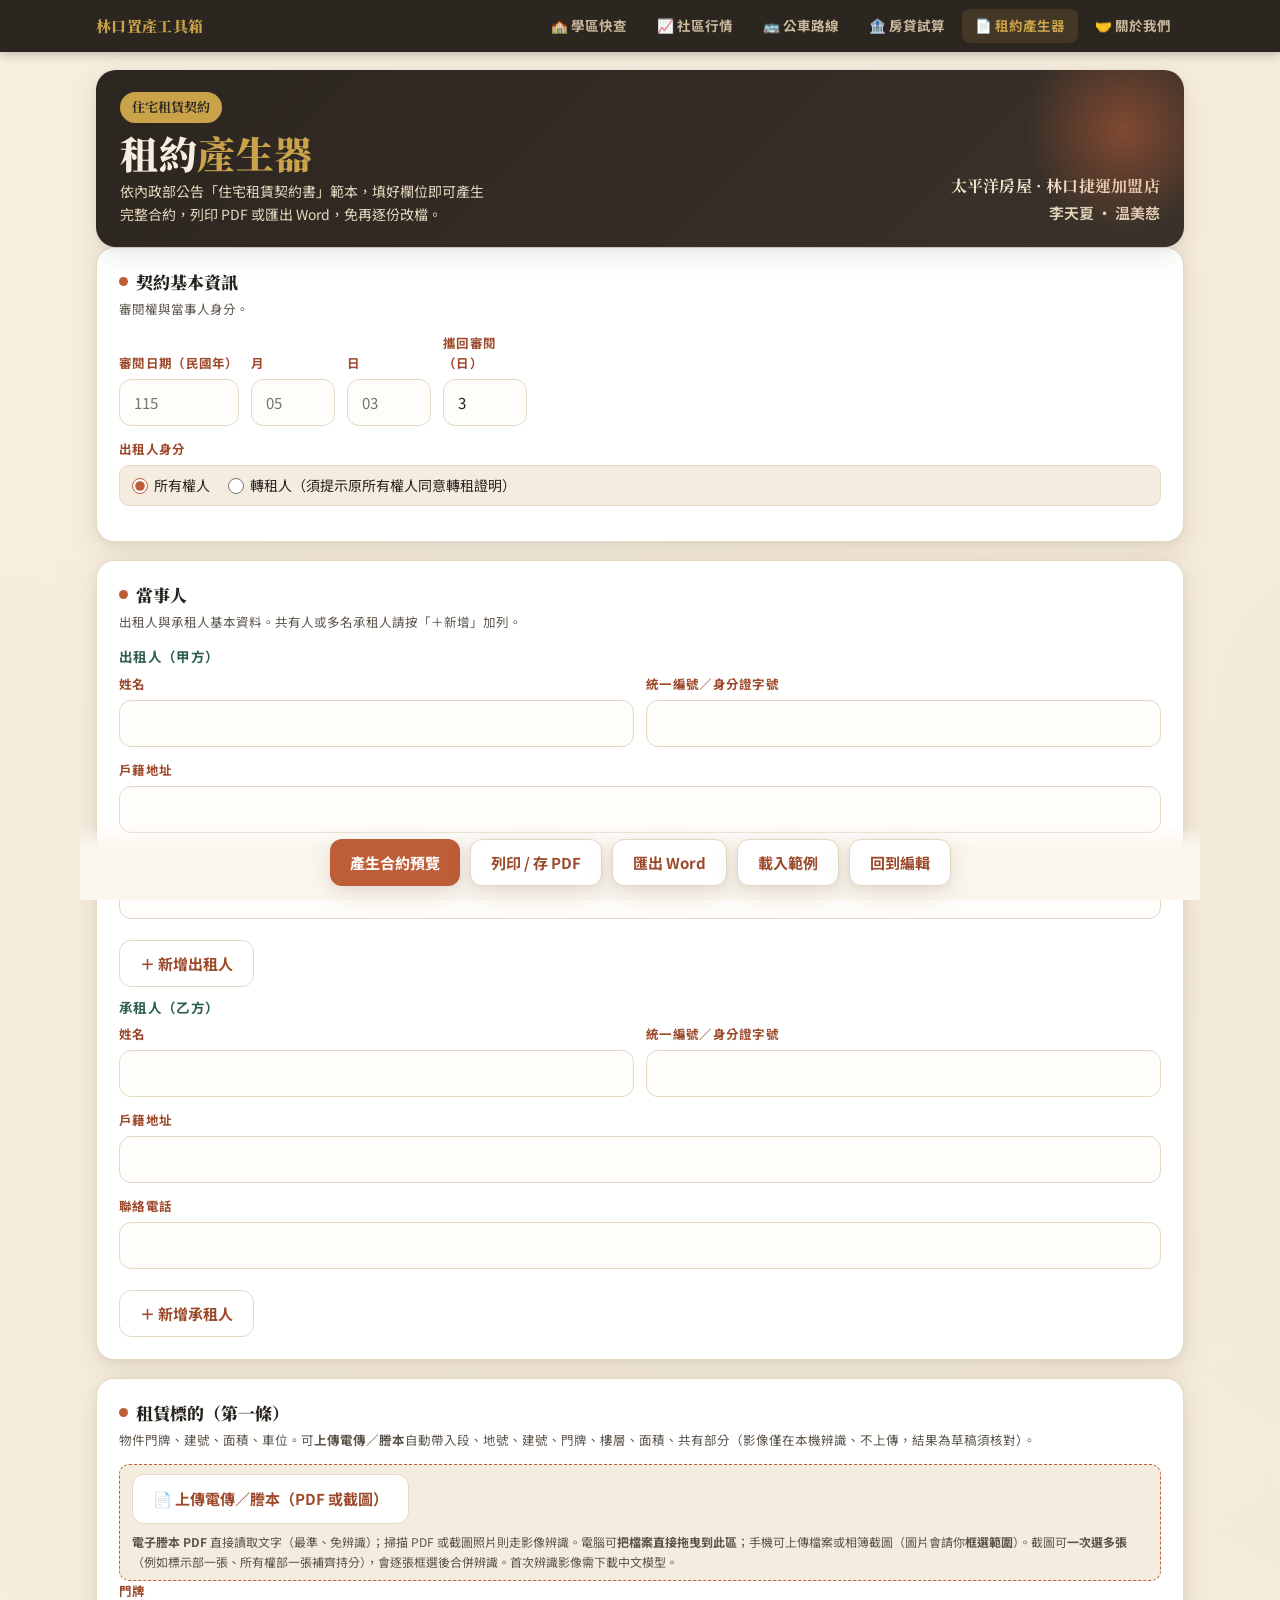
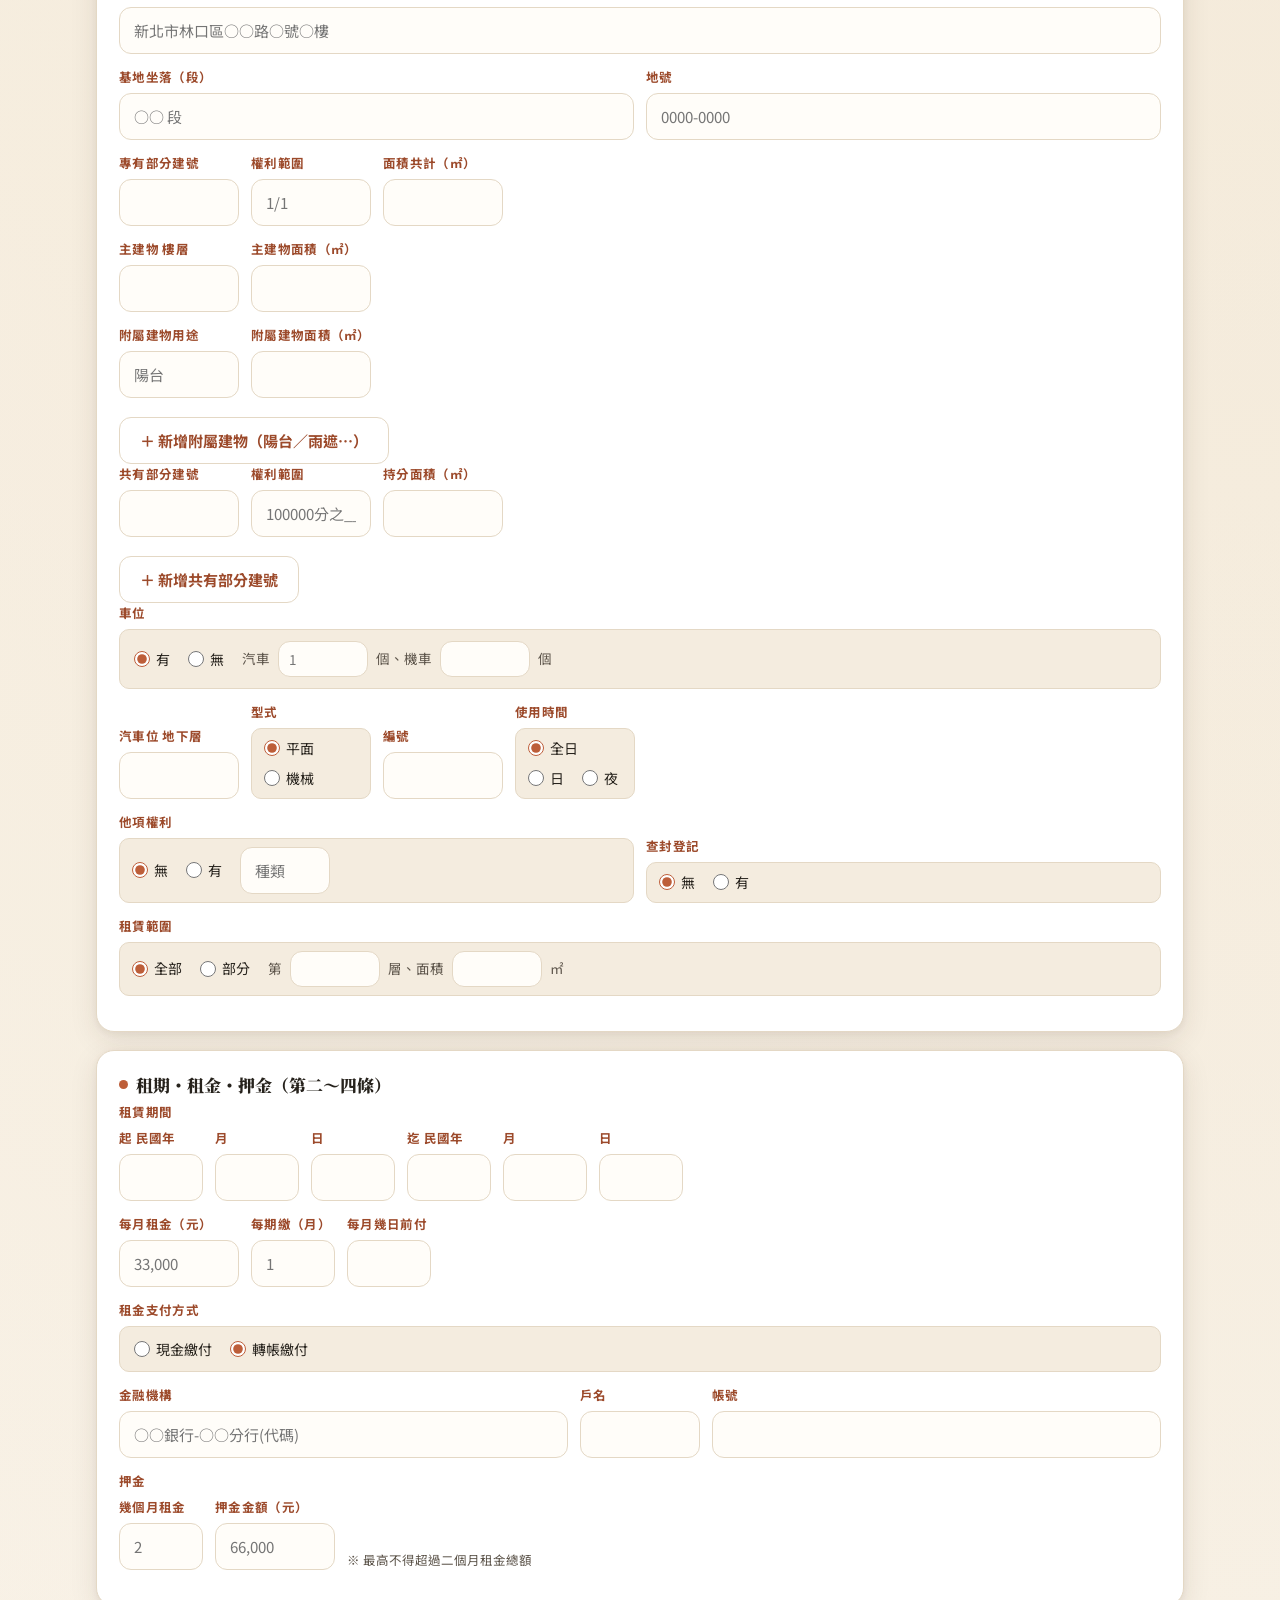
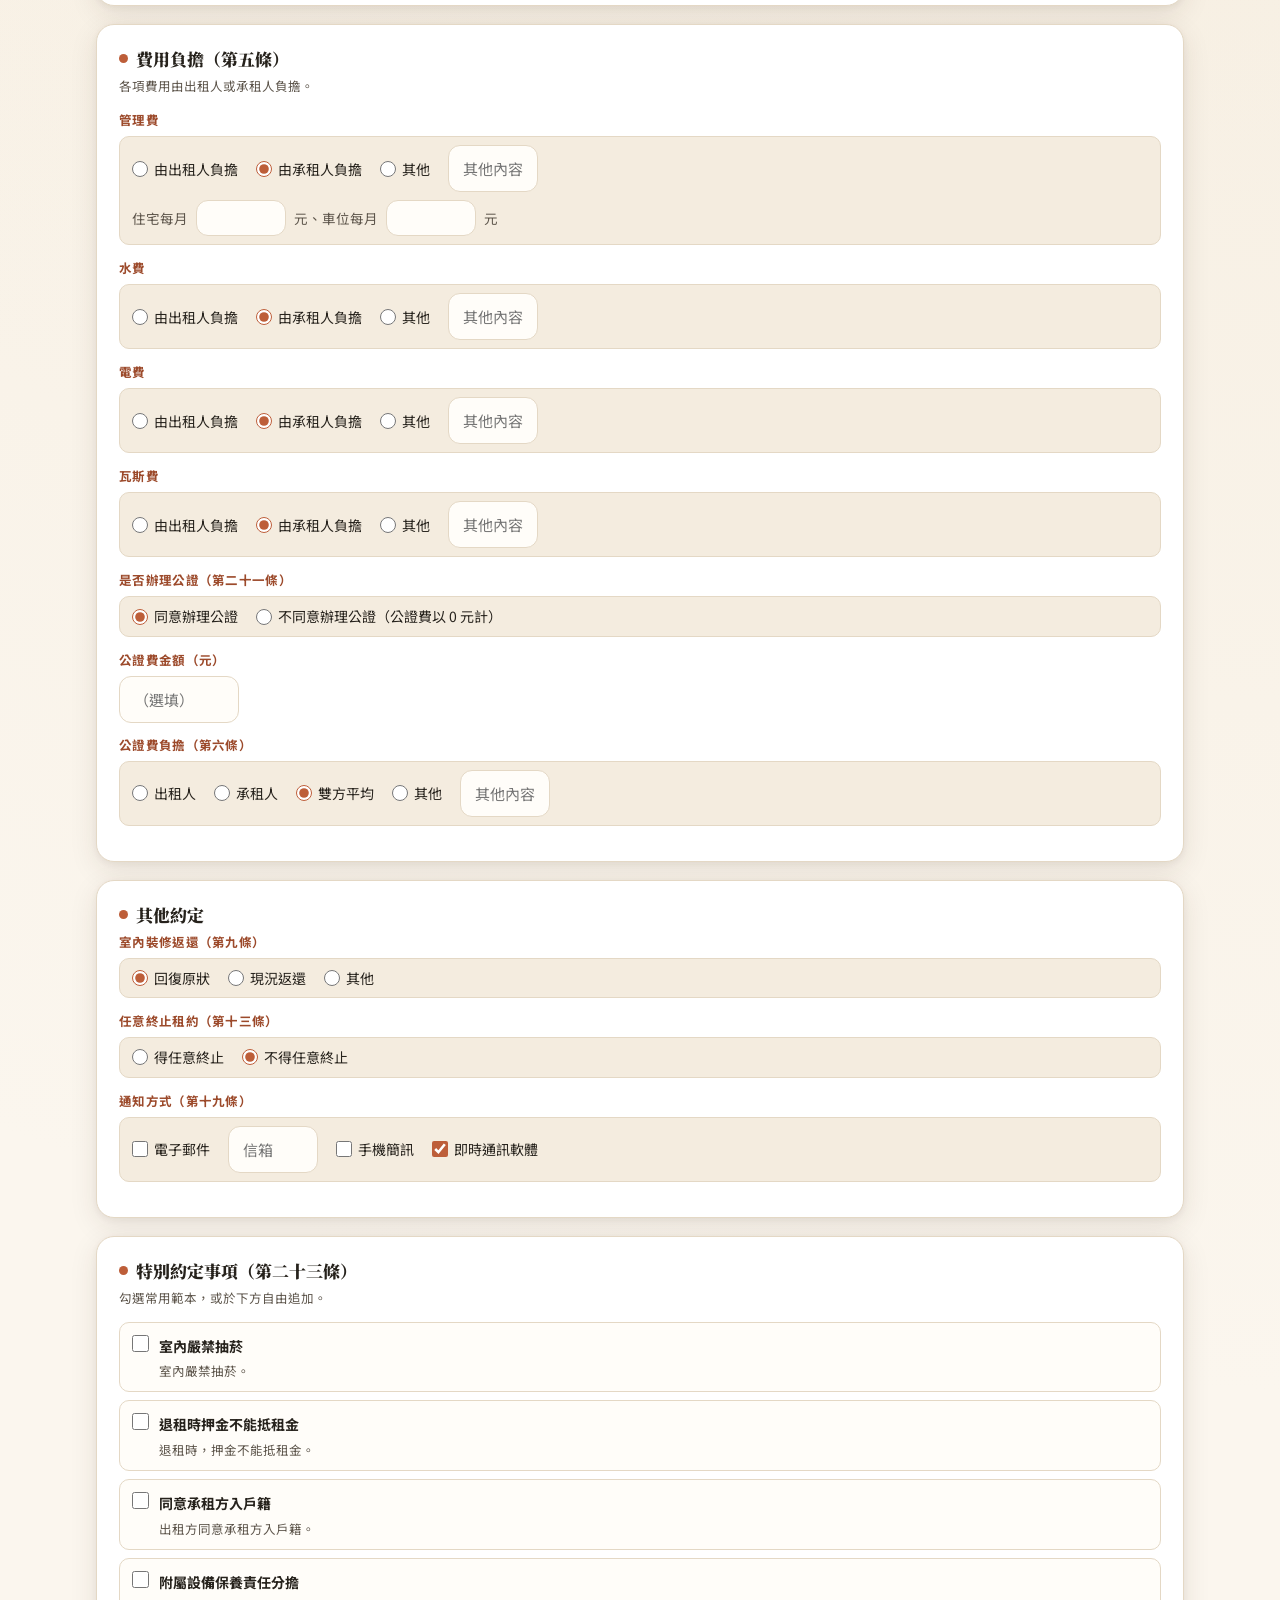
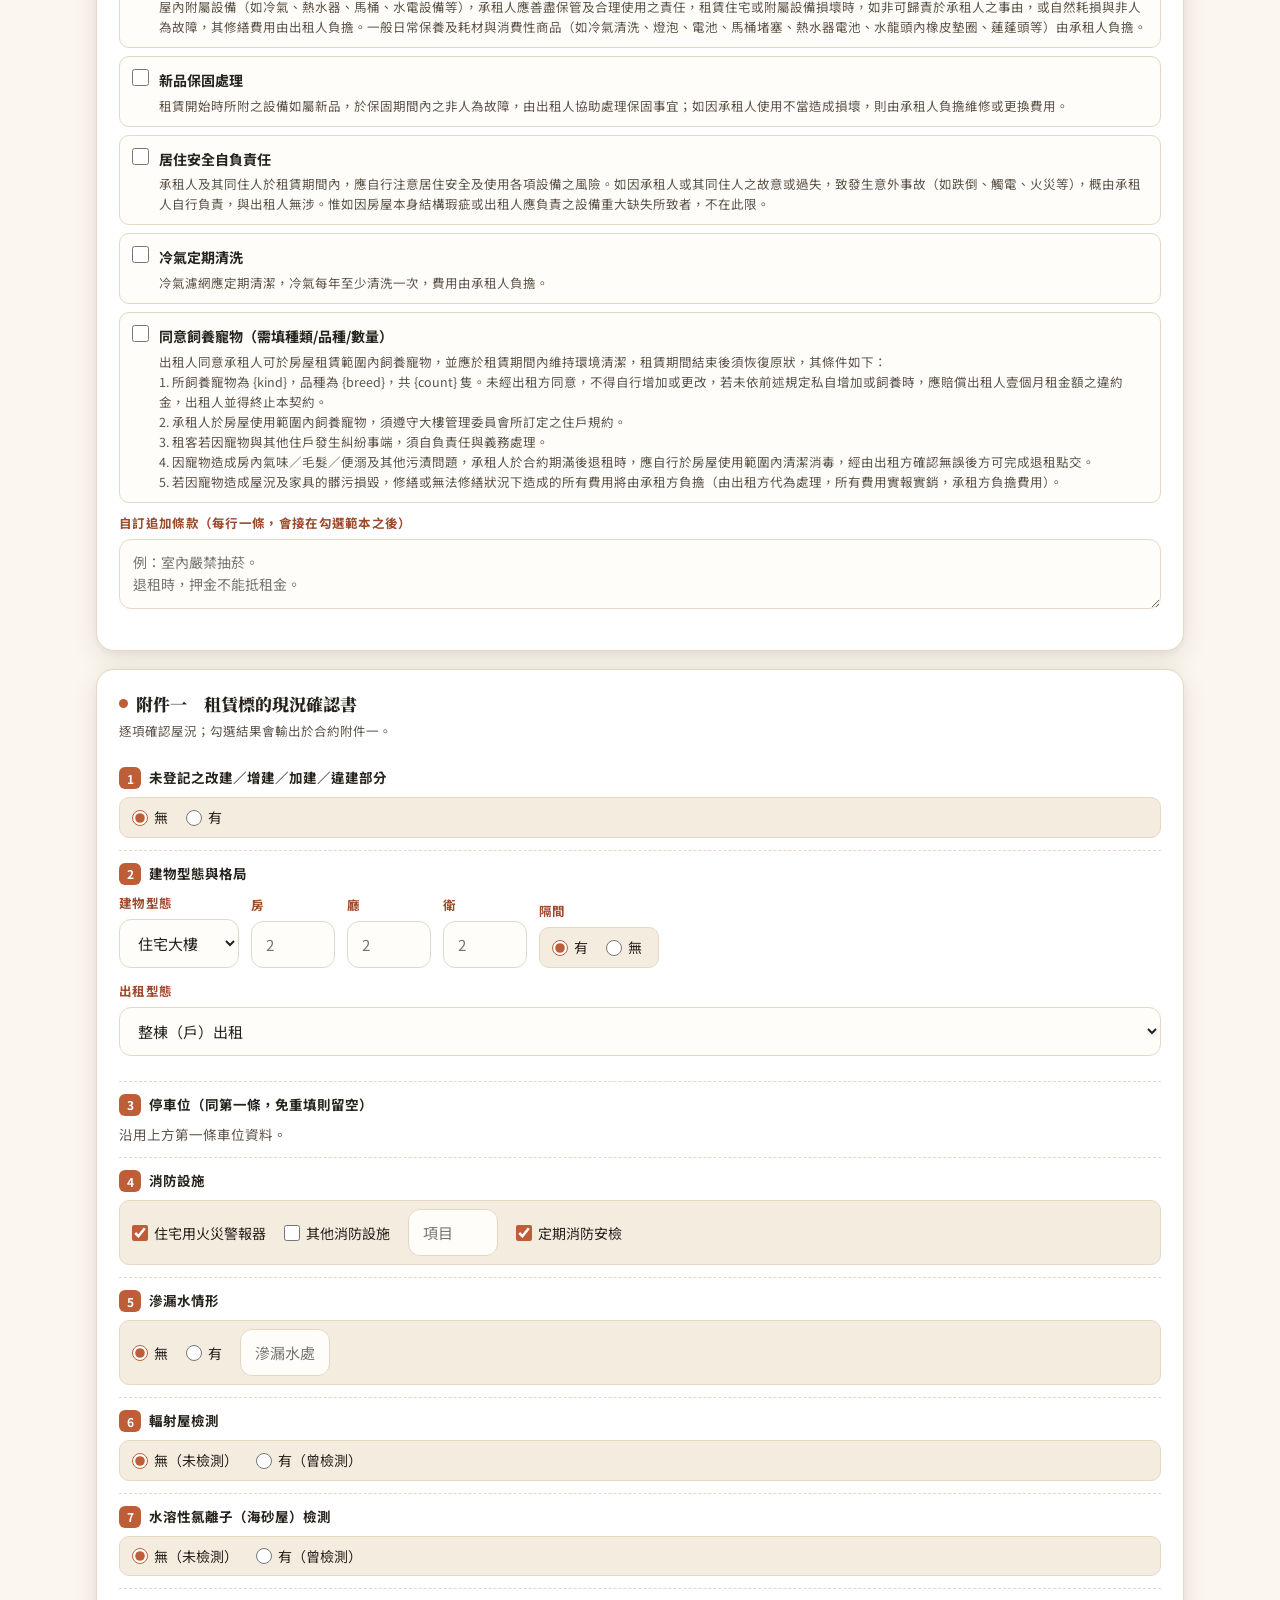
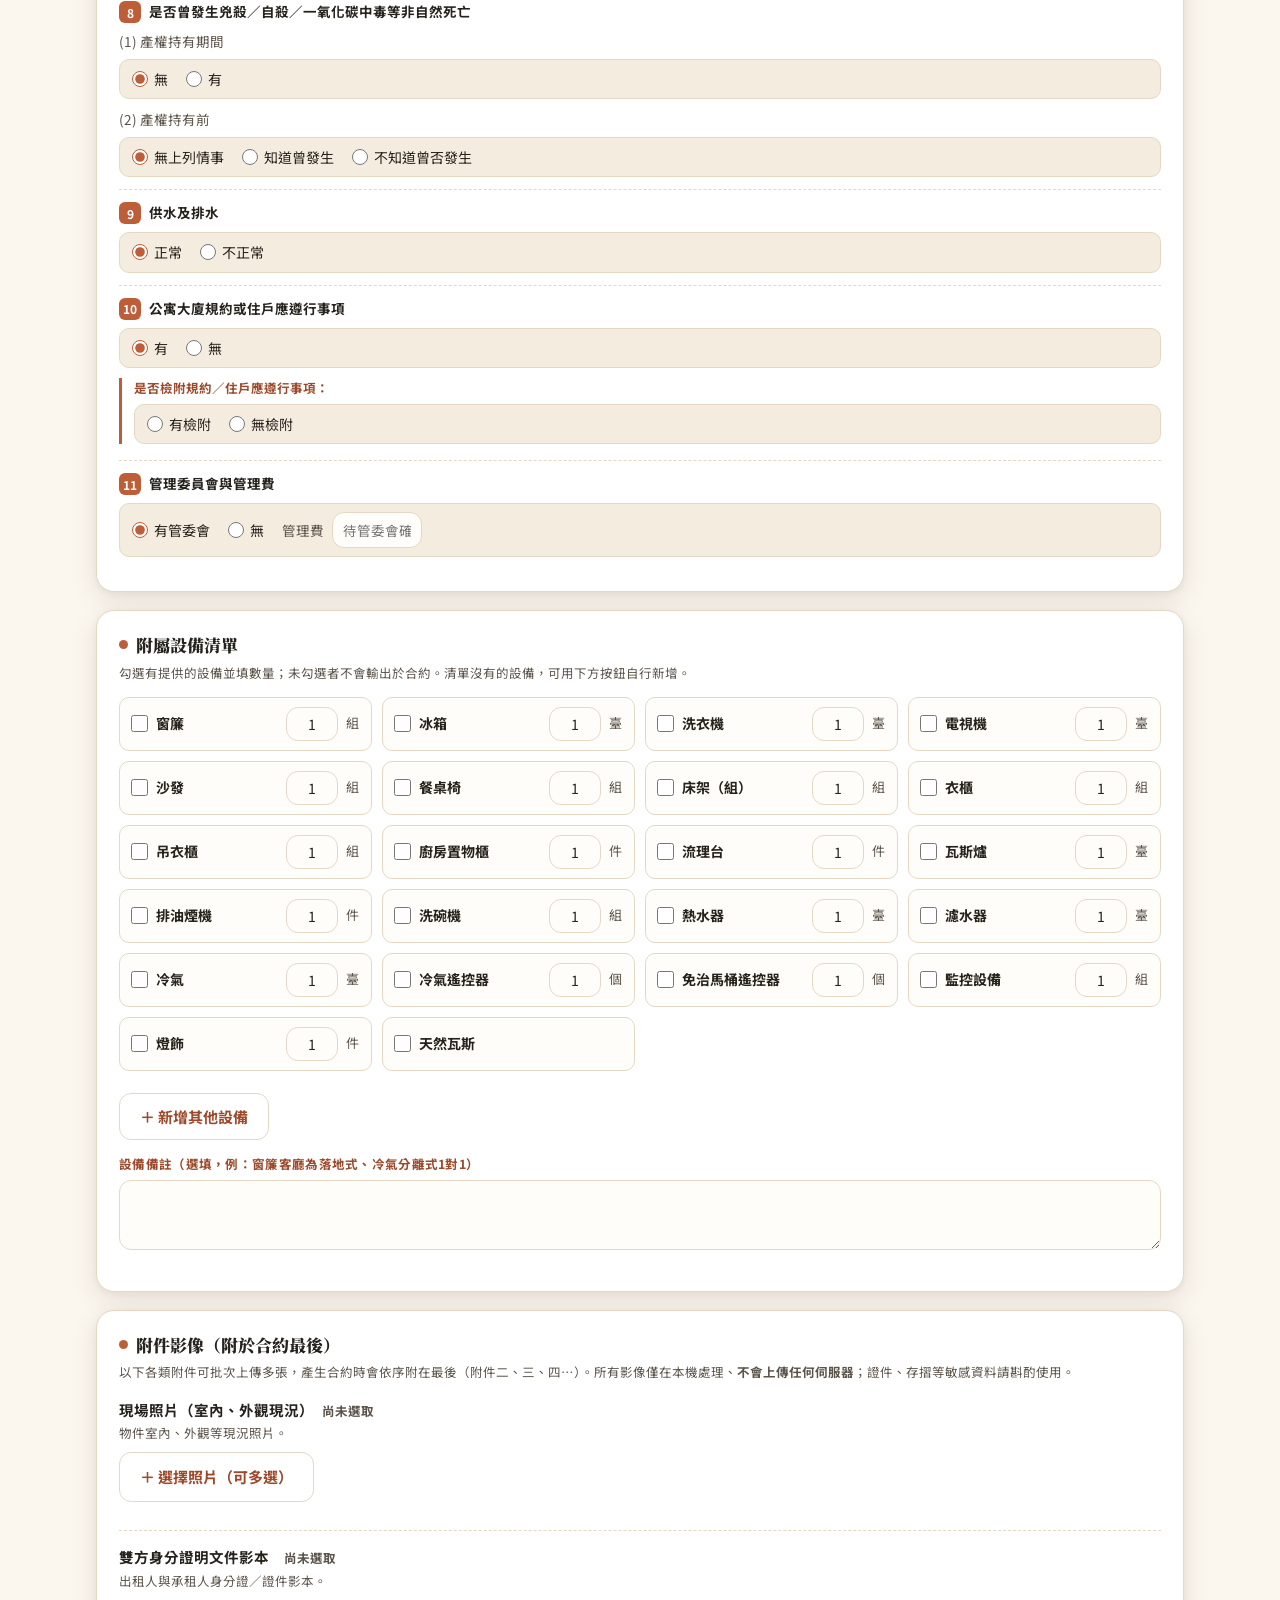
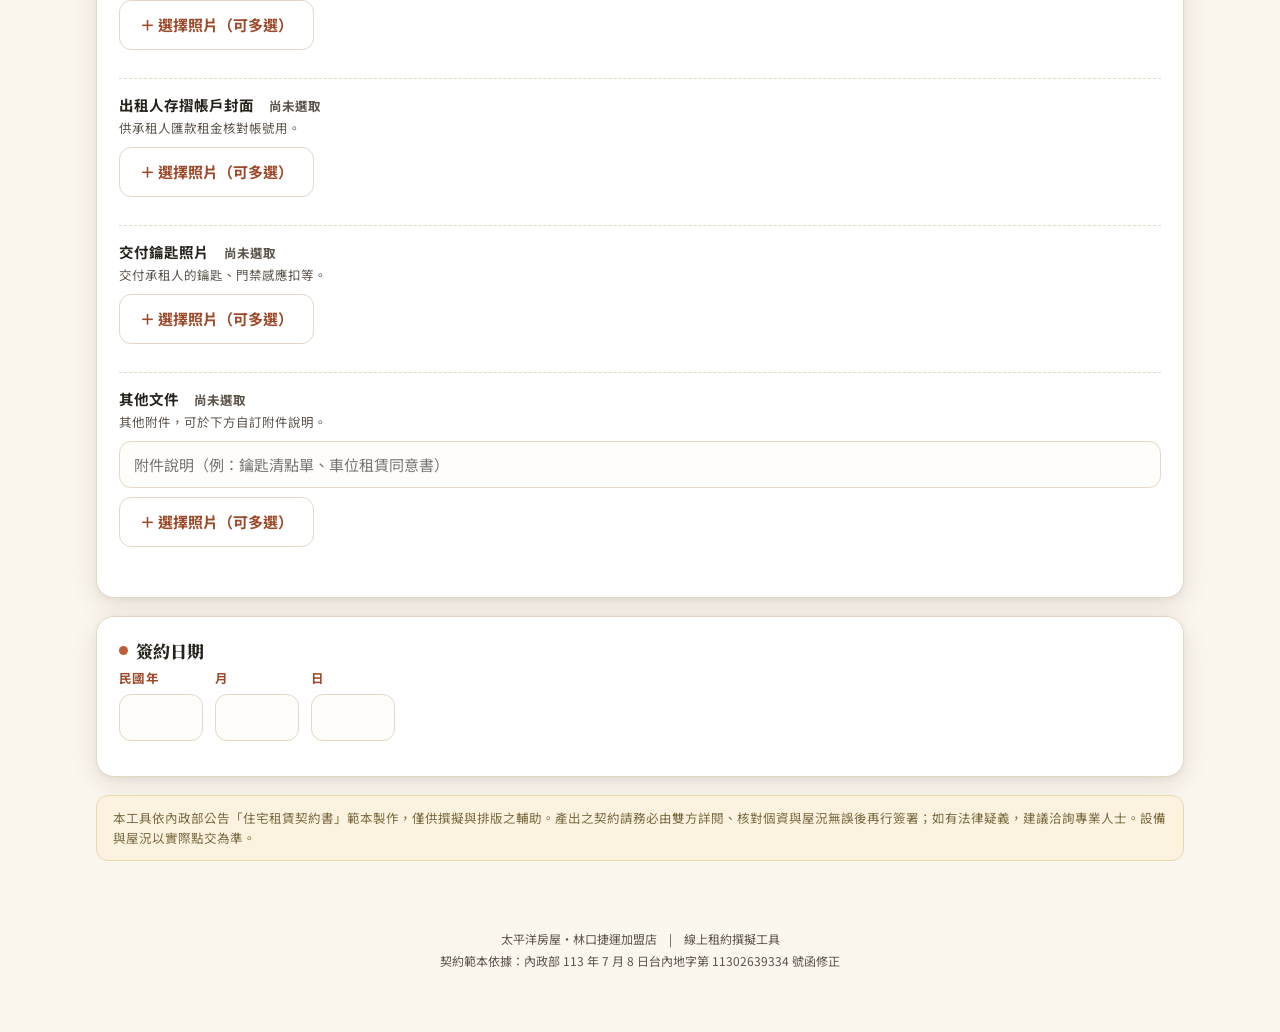
<file: rent/index.html>
<!DOCTYPE html>
<html lang="zh-Hant">
<head>
<meta charset="UTF-8">
<meta name="viewport" content="width=device-width, initial-scale=1.0">
<title>租約產生器 — 林口置產工具箱</title>
<!-- 搜尋引擎描述 + LINE/FB 分享預覽卡（Open Graph） -->
<meta name="description" content="依內政部範本填欄位即產生住宅租賃契約，可列印 PDF 或匯出 Word，附現況確認書與附屬設備清單。">
<meta property="og:type" content="website">
<meta property="og:site_name" content="林口置產工具箱">
<meta property="og:locale" content="zh_TW">
<meta property="og:title" content="租約產生器 — 林口置產工具箱">
<meta property="og:description" content="依內政部範本填欄位即產生住宅租賃契約，可列印 PDF 或匯出 Word，附現況確認書與附屬設備清單。">
<meta property="og:url" content="https://swcasa.com/rent/">
<link rel="preconnect" href="https://fonts.googleapis.com">
<link rel="preconnect" href="https://fonts.gstatic.com" crossorigin>
<link href="https://fonts.googleapis.com/css2?family=Noto+Sans+TC:wght@400;500;700;900&family=Noto+Serif+TC:wght@600;700;900&display=swap" rel="stylesheet">
<link rel="stylesheet" href="../style.css">
<!-- 網站圖示：瀏覽器分頁小圖＋手機「加入主畫面」圖示；theme-color＝手機瀏覽器上方框色 -->
<link rel="icon" type="image/svg+xml" href="../img/favicon.svg">
<link rel="apple-touch-icon" href="../img/apple-touch-icon.png">
<meta name="theme-color" content="#BD5E39">
<!-- 流量統計（GoatCounter）：匿名計數、無 cookie；只在正式網站計數，本機 file:// 測試不會灌水 -->
<script>
if(location.protocol==='https:'){
  var _gc=document.createElement('script');
  _gc.async=true; _gc.src='https://gc.zgo.at/count.js';
  _gc.setAttribute('data-goatcounter','https://linkou-toolbox.goatcounter.com/count');
  document.head.appendChild(_gc);
}
</script>
<script>
/* 防同業以 iframe 內嵌冒用本工具（與學區頁一致） */
(function(){
  if(window.top===window.self)return;
  try{ if(window.top.location.hostname!==location.hostname){ window.top.location.href=location.href; } }
  catch(e){ window.top.location.href=location.href; }
})();
</script>
<style>
  /* ===== 租約產生器 — 頁面專屬樣式（沿用全站 CSS 變數） ===== */

  /* 區塊卡片內距 */
  .form-panel{padding:20px 22px 22px;margin-bottom:18px}
  .module-title{font-family:var(--serif);font-weight:900;font-size:17px;color:var(--ink);
    margin-bottom:4px;display:flex;align-items:center;gap:8px}
  .module-title .dot{width:9px;height:9px;border-radius:50%;background:var(--clay);flex-shrink:0}
  .module-desc{font-size:12.5px;color:var(--ink-soft);margin-bottom:14px}

  /* 表單列：自動換行的彈性欄位 */
  .row{display:flex;gap:12px;flex-wrap:wrap;align-items:flex-end;margin-bottom:13px}
  .row .field{flex:1 1 200px}
  .field.sm{flex:0 1 120px}
  .field.xs{flex:0 1 84px}
  .field.lg{flex:1 1 100%}
  label.lbl .opt-note{font-weight:400;color:var(--ink-soft)}

  /* 數字輸入去除上下箭頭 */
  input[type=number]{-moz-appearance:textfield}
  input[type=number]::-webkit-outer-spin-button,
  input[type=number]::-webkit-inner-spin-button{-webkit-appearance:none}

  /* 行內選項（radio / checkbox 群組） */
  .opts{display:flex;gap:8px 18px;flex-wrap:wrap;align-items:center;
    padding:11px 14px;background:var(--bg2);border:1px solid var(--line);border-radius:10px}
  .opts.tight{padding:8px 12px}
  .opt{display:inline-flex;align-items:center;gap:6px;cursor:pointer;font-size:14px;color:var(--ink);user-select:none}
  .opt input{width:16px;height:16px;accent-color:var(--clay);cursor:pointer;flex-shrink:0}
  .opts-label{font-size:12.5px;font-weight:700;color:var(--clay-d);margin-right:2px}

  /* 子欄位（在某選項下才出現的補充輸入） */
  .sub{display:flex;gap:8px;align-items:center;flex-wrap:wrap;font-size:13.5px;color:var(--ink-soft)}
  .sub input[type=text],.sub input[type=number]{padding:7px 10px;font-size:13.5px}
  .inline-mini{flex:0 1 90px}

  /* 附屬設備清單格狀排列 */
  .eq-grid{display:grid;grid-template-columns:repeat(auto-fill,minmax(220px,1fr));gap:10px}
  .eq-item{display:flex;align-items:center;gap:8px;padding:9px 11px;background:#FFFDF9;
    border:1.5px solid var(--line);border-radius:10px;transition:.15s}
  .eq-item.on{border-color:var(--clay);background:#FCF4EE}
  .eq-item input[type=checkbox]{width:17px;height:17px;accent-color:var(--clay);cursor:pointer;flex-shrink:0}
  .eq-item .eq-name{font-size:14px;font-weight:700;color:var(--ink);flex:1;cursor:pointer}
  .eq-item .eq-qty{width:52px;padding:6px 8px;text-align:center;font-size:14px}
  .eq-item .eq-unit{font-size:13px;color:var(--ink-soft);min-width:14px}
  /* 自訂設備列：可編輯名稱 / 單位 + 移除鈕 */
  .eq-item .eq-name-input{flex:1;min-width:0;padding:6px 8px;font-size:14px}
  .eq-item .eq-unit-input{width:42px;padding:6px 4px;text-align:center;font-size:13px}
  .eq-item .eq-rm{border:none;background:none;color:var(--ink-soft);font-size:18px;line-height:1;cursor:pointer;padding:0 2px;flex-shrink:0}
  .eq-item .eq-rm:hover{color:var(--clay)}
  .eq-note-row{margin-top:10px}

  /* 多名當事人：每筆一個區塊，第二筆起上方加分隔線 + 移除鈕 */
  .party-row + .party-row{margin-top:8px;padding-top:10px;border-top:1px dashed var(--line)}
  .party-row .party-rm{border:none;background:none;color:var(--ink-soft);font-size:20px;line-height:1;cursor:pointer;padding:0 4px;align-self:center;flex-shrink:0}
  .party-row .party-rm:hover{color:var(--clay)}
  .party-add{margin-top:8px}

  /* 身分證 OCR 上傳辨識區（每位當事人一個） */
  .ocr-zone{display:flex;flex-wrap:wrap;align-items:center;gap:8px 12px;margin-top:8px;
    padding:9px 12px;background:var(--bg2);border:1px dashed var(--clay);border-radius:10px}
  .ocr-btn{cursor:pointer;display:inline-flex;align-items:center;gap:6px;margin:0}
  .ocr-btn.busy{opacity:.55;pointer-events:none}
  .ocr-zone.drag{border-style:solid;border-color:var(--clay);background:#FCF4EE}
  .ocr-status{font-size:12.5px;color:var(--ink-soft)}
  .ocr-status.err{color:var(--clay-d)}
  .ocr-hint{font-size:12px;color:var(--ink-soft);flex-basis:100%}
  .ocr-raw{flex-basis:100%;margin-top:2px;font-size:12px;color:var(--ink-soft)}
  .ocr-raw summary{cursor:pointer}
  .ocr-raw pre{white-space:pre-wrap;word-break:break-all;background:#fff;border:1px solid var(--line);
    border-radius:8px;padding:8px 10px;max-height:160px;overflow:auto;font-family:var(--sans);font-size:11.5px;margin:6px 0 0}
  /* OCR 帶入的欄位以橘底標示，提醒人工核對 */
  input.ocr-filled,select.ocr-filled{background:#FCF4EE;border-color:var(--clay)}

  /* 身分證 OCR：框選範圍視窗（去掉黑邊/條碼/浮水印，大幅提升辨識率） */
  .ocr-crop{position:fixed;inset:0;z-index:1000;display:none;flex-direction:column;
    align-items:center;justify-content:center;gap:14px;background:rgba(20,16,12,.85);padding:16px}
  .ocr-crop.show{display:flex}
  .ocr-crop-head{color:#fff;font-size:13.5px;max-width:860px;text-align:center;line-height:1.7}
  .ocr-crop-stage{position:relative;touch-action:none;background:#000;cursor:crosshair;line-height:0;
    box-shadow:0 10px 36px rgba(0,0,0,.55)}
  .ocr-crop-stage img{display:block;user-select:none;-webkit-user-drag:none;pointer-events:none}
  .ocr-crop-sel{position:absolute;border:2px dashed #fff;background:rgba(255,255,255,.10);
    box-shadow:0 0 0 9999px rgba(0,0,0,.5);pointer-events:none}
  .ocr-crop-actions{display:flex;gap:10px;flex-wrap:wrap;justify-content:center}

  /* 現場照片縮圖牆（表單預覽用） */
  .photo-grid{display:grid;grid-template-columns:repeat(auto-fill,minmax(120px,1fr));gap:10px;margin-top:14px}
  .photo-thumb{position:relative;border:1.5px solid var(--line);border-radius:10px;overflow:hidden;background:#FFFDF9}
  .photo-thumb img{width:100%;height:110px;object-fit:cover;display:block}
  .photo-thumb .rm{position:absolute;top:5px;right:5px;width:22px;height:22px;border:none;border-radius:50%;
    background:rgba(0,0,0,.55);color:#fff;font-size:15px;line-height:22px;text-align:center;cursor:pointer;padding:0}
  .photo-thumb .rm:hover{background:rgba(0,0,0,.8)}
  /* 縮圖左上：單張旋轉鈕（與右上的移除鈕對稱） */
  .photo-thumb .rot{position:absolute;top:5px;left:5px;width:22px;height:22px;border:none;border-radius:50%;
    background:rgba(0,0,0,.55);color:#fff;font-size:14px;line-height:22px;text-align:center;cursor:pointer;padding:0}
  .photo-thumb .rot:hover{background:rgba(0,0,0,.8)}
  /* 縮圖左下：目前順序序號（拖曳排序後即時更新） */
  .photo-thumb .ord{position:absolute;bottom:5px;left:5px;background:rgba(0,0,0,.55);color:#fff;font-size:11px;
    line-height:1;padding:2px 6px;border-radius:8px;pointer-events:none}
  /* 可拖曳排序：游標提示 + 拖曳中半透明 */
  .photo-thumb{cursor:grab}
  .photo-thumb.dragging{opacity:.4;cursor:grabbing}
  /* 縮圖右下：左右移動鈕（手機點按調整順序，桌機亦可用） */
  .photo-thumb .mv{position:absolute;bottom:5px;right:5px;display:flex;gap:4px}
  .photo-thumb .mv button{width:26px;height:26px;border:none;border-radius:7px;background:rgba(0,0,0,.55);
    color:#fff;font-size:16px;line-height:26px;text-align:center;cursor:pointer;padding:0}
  .photo-thumb .mv button:hover{background:rgba(0,0,0,.8)}
  .photo-thumb .mv button:disabled{opacity:.3;cursor:default}

  /* 附件分類小區塊（現場照片／證件／存摺／鑰匙／其他） */
  .attach-group{padding:14px 0;border-top:1px dashed var(--line)}
  .attach-group:first-child{border-top:none;padding-top:2px}
  .attach-group .attach-head{font-weight:700;color:var(--ink);margin-bottom:2px;font-size:14.5px}
  .attach-group .attach-sub{font-size:12.5px;color:var(--ink-soft);margin-bottom:9px}

  /* 特約事項範本勾選 */
  .term-item{display:flex;gap:10px;align-items:flex-start;padding:10px 12px;border:1px solid var(--line);
    border-radius:10px;margin-bottom:8px;background:#FFFDF9}
  .term-item input[type=checkbox]{width:17px;height:17px;accent-color:var(--clay);cursor:pointer;margin-top:2px;flex-shrink:0}
  .term-item .term-body{flex:1}
  .term-item .term-label{font-size:14px;font-weight:700;color:var(--ink);cursor:pointer}
  .term-item .term-text{font-size:12.5px;color:var(--ink-soft);margin-top:3px;line-height:1.6;white-space:pre-wrap}
  #petFields{display:none;gap:8px;margin-top:8px;flex-wrap:wrap}
  #petFields.show{display:flex}
  textarea{width:100%;padding:11px 13px;border:1.5px solid var(--line);border-radius:12px;
    font-family:var(--sans);font-size:14px;background:#FFFDF9;color:var(--ink);outline:none;resize:vertical;min-height:70px;line-height:1.6}
  textarea:focus{border-color:var(--clay);box-shadow:0 0 0 3px rgba(189,94,57,.14)}

  /* 現況確認書項次 */
  .conf-item{padding:12px 0;border-bottom:1px dashed var(--line)}
  .conf-item:last-child{border-bottom:none}
  .conf-q{font-size:13.5px;font-weight:700;color:var(--ink);margin-bottom:8px}
  .conf-q .num{display:inline-flex;align-items:center;justify-content:center;width:22px;height:22px;
    background:var(--clay);color:#fff;border-radius:6px;font-size:12px;margin-right:8px}
  /* 選「有／不正常」才展開的後續處理選項 */
  .conf-sub{display:none;margin-top:10px;padding-left:12px;border-left:3px solid var(--clay)}
  .conf-sub.show{display:block}
  .conf-sub .sub-label{display:block;font-size:12.5px;font-weight:700;color:var(--clay-d);margin:2px 0 6px}
  .conf-sub .opts{margin-bottom:4px}

  /* 操作列（黏在底部，方便隨時產生） */
  .action-bar{position:sticky;bottom:0;z-index:50;display:flex;gap:10px;flex-wrap:wrap;justify-content:center;
    padding:14px;margin:18px -16px -60px;background:linear-gradient(to top,var(--bg) 70%,transparent);}
  .action-bar .btn{flex:0 1 auto;box-shadow:var(--shadow)}

  /* ====== 合約輸出（預覽 / 列印 / 匯出共用） ====== */
  #contract{display:none}
  #contract.show{display:block}
  .contract-doc{background:#fff;max-width:820px;margin:18px auto;padding:48px 54px;
    border:1px solid var(--line);border-radius:8px;box-shadow:var(--shadow);
    font-family:"標楷體","DFKai-SB",var(--serif);color:#1a1a1a;font-size:15px;line-height:1.85}
  .contract-doc h1.ct-title{text-align:center;font-size:22px;font-weight:900;letter-spacing:4px;margin:6px 0 18px}
  .contract-doc .ct-rev{text-align:right;font-size:12px;color:#555;margin-bottom:4px}
  .contract-doc .ct-clause{font-weight:700;font-size:16px;margin:16px 0 6px}
  .contract-doc p{margin:3px 0;text-align:justify}
  /* 條文縮排改用 margin-left（而非 padding-left），讓「懸掛縮排」可用 inline 樣式覆寫 */
  .contract-doc .ind{margin-left:1.6em}
  .contract-doc .ind2{margin-left:3em}
  .contract-doc .fv{font-weight:700;color:#000;border-bottom:1px solid #000;padding:0 4px}
  .contract-doc .bl{display:inline-block;border-bottom:1px solid #000;min-width:3em;height:1.1em;vertical-align:bottom}
  .contract-doc .sig-block{margin-top:14px;line-height:2.2}
  .contract-doc table.conf{width:100%;border-collapse:collapse;margin-top:8px;font-size:13.5px}
  .contract-doc table.conf td{border:1px solid #333;padding:7px 9px;vertical-align:top}
  .contract-doc table.conf td.idx{width:36px;text-align:center;font-weight:700}
  .contract-doc table.conf td.note{width:30%;font-size:11.5px;color:#444;line-height:1.55}
  /* 第 12 項附屬設備：雙欄無框內表 */
  .contract-doc table.eq-inner{width:100%;border-collapse:collapse;margin-top:4px}
  .contract-doc table.eq-inner td{border:none;padding:2px 6px;font-size:13.5px;width:50%;vertical-align:top}
  .contract-doc .pgbreak{page-break-before:always;break-before:page}
  /* 螢幕預覽：標出分頁位置（列印 / 存 PDF 時不顯示這條虛線，實際會另起一頁）。 */
  @media screen{
    .contract-doc .pgbreak{margin:30px 0 4px;border-top:2px dashed #d8c7a8;position:relative}
    .contract-doc .pgbreak::after{content:"以下另起一頁";position:absolute;top:-9px;left:50%;transform:translateX(-50%);
      background:#fff;padding:0 12px;font-size:11px;color:#b08a5a;letter-spacing:2px}
  }
  .contract-doc .eq-out{column-count:2;column-gap:30px;font-size:14px}
  .contract-doc .attach-title{text-align:center;font-size:18px;font-weight:900;letter-spacing:2px;margin:6px 0 12px}
  /* 附件二 現場照片：雙欄 */
  .contract-doc table.photo-out{width:100%;border-collapse:collapse;table-layout:fixed}
  /* 照片列不跨頁切斷：整列一起移到下一頁，照片才不會印到一半被截斷 */
  .contract-doc table.photo-out tr{page-break-inside:avoid;break-inside:avoid}
  .contract-doc table.photo-out td{width:50%;padding:6px;vertical-align:top;border:none;overflow:hidden}
  /* 限制單張最大高度：直式照片等比縮小置中，避免一列高度超過一頁 */
  .contract-doc table.photo-out img{width:auto;max-width:100%;max-height:10.5cm;height:auto;display:block;margin:0 auto;border:1px solid #ccc}
  .contract-doc .photo-cap{font-size:12px;text-align:center;margin-top:4px;color:#333}

  /* ====== 手機版合約預覽優化（僅縮放螢幕預覽，不影響列印 / 桌機） ====== */
  @media (max-width:600px){
    /* 合約紙張：縮小左右留白與字級，避免在手機上需要左右捲動 */
    .contract-doc{margin:14px 0;padding:24px 18px;font-size:13.5px;line-height:1.7;border-radius:6px}
    /* 第一頁大標題（內嵌 42pt）縮到不溢出畫面 */
    .contract-doc h1.ct-title{font-size:30px !important;letter-spacing:2px;margin-top:1.6cm !important}
    .contract-doc .ct-clause{font-size:14.5px}
    /* 條文縮排在窄螢幕收斂一點，留更多文字寬度 */
    .contract-doc .ind{margin-left:1.1em}
    .contract-doc .ind2{margin-left:2em}
    /* 附屬設備雙欄、現場照片雙欄 → 改單欄，手機才看得清楚 */
    .contract-doc .eq-out{column-count:1}
    .contract-doc table.photo-out td{display:block;width:100%}
    /* 現況確認書表格：縮小字級與內距，整列才放得下 */
    .contract-doc table.conf{font-size:12px}
    .contract-doc table.conf td{padding:5px 6px}
    .contract-doc table.conf td.idx{width:26px}
    .contract-doc table.conf td.note{font-size:10.5px}
  }

  /* 列印：只留合約，其餘隱藏 */
  @media print{
    .site-nav,.hero,#formArea,.action-bar,footer,.print-tip,.toast{display:none !important}
    #contract{display:block !important}
    /* 手機「存成 PDF」會強制印出背景色，全站米色底（--bg）會在白色合約卡片周圍形成像邊框的色塊；
       桌機列印預設不印背景故無此問題。強制白底＋移除卡片陰影/邊框，讓留白區與白卡融為一體。 */
    html,body{background:#fff !important}
    .contract-doc{box-shadow:none !important;border:none !important;border-radius:0 !important;
      margin:0 !important;max-width:none !important;padding:0 !important;background:#fff !important}
    @page{size:A4;margin:1.8cm 1.6cm}
  }
</style>
</head>
<body>

<!-- 全站導覽列 -->
<nav class="site-nav">
  <div class="nav-inner">
    <a href="../" class="nav-logo">林口置產工具箱</a>
    <div class="nav-links">
      <a href="../school/">🏫 學區快查</a>
      <a href="../price/">📈 社區行情</a>
      <a href="../bus/">🚌 公車路線</a>
      <a href="../mortgage/">🏦 房貸試算</a>
      <a href="../rent/" class="active">📄 租約產生器</a>
      <a href="../about/">🤝 關於我們</a>
    </div>
  </div>
</nav>

<div class="wrap">

  <header class="hero">
    <div>
      <span class="badge">住宅租賃契約</span>
      <h1>租約<span class="mk">產生器</span></h1>
      <p>依內政部公告「住宅租賃契約書」範本，填好欄位即可產生完整合約，列印 PDF 或匯出 Word，免再逐份改檔。</p>
    </div>
    <div class="yr">
      <span class="yr-biz">太平洋房屋 · 林口捷運加盟店</span><span class="yr-nm">李天夏 · 温美慈</span>
    </div>
  </header>

  <!-- ============ 表單區 ============ -->
  <div id="formArea">

    <!-- 0. 契約審閱 -->
    <section class="panel form-panel">
      <div class="module-title"><span class="dot"></span>契約基本資訊</div>
      <div class="module-desc">審閱權與當事人身分。</div>
      <div class="row">
        <div class="field sm"><label class="lbl">審閱日期（民國年）</label><input type="text" id="revY" placeholder="115"></div>
        <div class="field xs"><label class="lbl">月</label><input type="text" id="revM" placeholder="05"></div>
        <div class="field xs"><label class="lbl">日</label><input type="text" id="revD" placeholder="03"></div>
        <div class="field xs"><label class="lbl">攜回審閱（日）</label><input type="text" id="revDays" value="3"></div>
      </div>
      <div class="row">
        <div class="field lg">
          <label class="lbl">出租人身分</label>
          <div class="opts tight">
            <label class="opt"><input type="radio" name="ownerType" value="所有權人" checked>所有權人</label>
            <label class="opt"><input type="radio" name="ownerType" value="轉租人">轉租人（須提示原所有權人同意轉租證明）</label>
          </div>
        </div>
      </div>
    </section>

    <!-- 1. 當事人 -->
    <section class="panel form-panel">
      <div class="module-title"><span class="dot"></span>當事人</div>
      <div class="module-desc">出租人與承租人基本資料。共有人或多名承租人請按「＋新增」加列。</div>

      <label class="lbl" style="color:var(--teal-d);font-size:13.5px">出租人（甲方）</label>
      <div id="lessorList"></div>
      <button type="button" class="btn ghost sm party-add" onclick="addParty('lessor')">＋ 新增出租人</button>

      <label class="lbl" style="color:var(--teal-d);font-size:13.5px;margin-top:10px">承租人（乙方）</label>
      <div id="lesseeList"></div>
      <button type="button" class="btn ghost sm party-add" onclick="addParty('lessee')">＋ 新增承租人</button>
    </section>

    <!-- 2. 租賃標的（第一條） -->
    <section class="panel form-panel">
      <div class="module-title"><span class="dot"></span>租賃標的（第一條）</div>
      <div class="module-desc">物件門牌、建號、面積、車位。可<strong>上傳電傳／謄本</strong>自動帶入段、地號、建號、門牌、樓層、面積、共有部分（影像僅在本機辨識、不上傳，結果為草稿須核對）。</div>
      <div class="ocr-zone" id="deedZone" ondragover="ocrDragOver(event,this)" ondragleave="ocrDragLeave(this)" ondrop="deedDrop(event,this)">
        <label class="btn ghost sm ocr-btn">📄 上傳電傳／謄本（PDF 或截圖）
          <input type="file" accept="application/pdf,image/*" multiple style="display:none" onchange="scanDeed(event)">
        </label>
        <span class="ocr-status" id="ocrst_deed"></span>
        <span class="ocr-hint"><strong>電子謄本 PDF</strong> 直接讀取文字（最準、免辨識）；掃描 PDF 或截圖照片則走影像辨識。電腦可<strong>把檔案直接拖曳到此區</strong>；手機可上傳檔案或相簿截圖（圖片會請你<strong>框選範圍</strong>）。截圖可<strong>一次選多張</strong>（例如標示部一張、所有權部一張補齊持分），會逐張框選後合併辨識。首次辨識影像需下載中文模型。</span>
        <details class="ocr-raw" id="ocrraw_deed" style="display:none"><summary>辨識／抽取原文（核對 / 手動複製用）</summary><pre></pre></details>
      </div>
      <div class="row">
        <div class="field lg"><label class="lbl">門牌</label><input type="text" id="addr" placeholder="新北市林口區○○路○號○樓"></div>
      </div>
      <div class="row">
        <div class="field"><label class="lbl">基地坐落（段）</label><input type="text" id="landSeg" placeholder="○○ 段"></div>
        <div class="field"><label class="lbl">地號</label><input type="text" id="landNo" placeholder="0000-0000"></div>
      </div>
      <div class="row">
        <div class="field sm"><label class="lbl">專有部分建號</label><input type="text" id="exclNo"></div>
        <div class="field sm"><label class="lbl">權利範圍</label><input type="text" id="exclShare" placeholder="1/1"></div>
        <div class="field sm"><label class="lbl">面積共計（㎡）</label><input type="text" id="exclArea"></div>
      </div>
      <div class="row">
        <div class="field sm"><label class="lbl">主建物 樓層</label><input type="text" id="mainFloor"></div>
        <div class="field sm"><label class="lbl">主建物面積（㎡）</label><input type="text" id="mainArea"></div>
      </div>
      <div id="subList"></div>
      <button type="button" class="btn ghost sm" style="margin-top:6px" onclick="addSubRow()">＋ 新增附屬建物（陽台／雨遮…）</button>
      <div id="commonList"></div>
      <button type="button" class="btn ghost sm" style="margin-top:6px" onclick="addCommonRow()">＋ 新增共有部分建號</button>

      <div class="row"><div class="field lg">
        <label class="lbl">車位</label>
        <div class="opts">
          <label class="opt"><input type="radio" name="hasPark" value="有" checked onchange="togglePark()">有</label>
          <label class="opt"><input type="radio" name="hasPark" value="無" onchange="togglePark()">無</label>
          <span class="sub" id="parkCnt">汽車<input type="text" id="carCnt" class="inline-mini" placeholder="1">個、機車<input type="text" id="motoCnt" class="inline-mini" placeholder="">個</span>
        </div>
      </div></div>
      <div class="row" id="parkDetail">
        <div class="field sm"><label class="lbl">汽車位 地下層</label><input type="text" id="carFloor"></div>
        <div class="field sm"><label class="lbl">型式</label>
          <div class="opts tight"><label class="opt"><input type="radio" name="carType" value="平面式" checked>平面</label><label class="opt"><input type="radio" name="carType" value="機械式">機械</label></div>
        </div>
        <div class="field sm"><label class="lbl">編號</label><input type="text" id="carSpotNo"></div>
        <div class="field sm"><label class="lbl">使用時間</label>
          <div class="opts tight"><label class="opt"><input type="radio" name="carTime" value="全日" checked>全日</label><label class="opt"><input type="radio" name="carTime" value="日間">日</label><label class="opt"><input type="radio" name="carTime" value="夜間">夜</label></div>
        </div>
      </div>

      <div class="row">
        <div class="field"><label class="lbl">他項權利</label>
          <div class="opts tight"><label class="opt"><input type="radio" name="otherRight" value="無" checked>無</label><label class="opt"><input type="radio" name="otherRight" value="有">有</label><input type="text" id="otherRightKind" class="inline-mini" placeholder="種類"></div>
        </div>
        <div class="field"><label class="lbl">查封登記</label>
          <div class="opts tight"><label class="opt"><input type="radio" name="seizure" value="無" checked>無</label><label class="opt"><input type="radio" name="seizure" value="有">有</label></div>
        </div>
      </div>
      <div class="row"><div class="field lg"><label class="lbl">租賃範圍</label>
        <div class="opts tight"><label class="opt"><input type="radio" name="scope" value="全部" checked>全部</label><label class="opt"><input type="radio" name="scope" value="部分">部分</label><span class="sub">第<input type="text" id="scopeFloor" class="inline-mini">層、面積<input type="text" id="scopeArea" class="inline-mini">㎡</span></div>
      </div></div>
    </section>

    <!-- 3. 租期 / 租金 / 押金 -->
    <section class="panel form-panel">
      <div class="module-title"><span class="dot"></span>租期・租金・押金（第二～四條）</div>
      <label class="lbl">租賃期間</label>
      <div class="row">
        <div class="field xs"><label class="lbl">起 民國年</label><input type="text" id="startY"></div>
        <div class="field xs"><label class="lbl">月</label><input type="text" id="startM"></div>
        <div class="field xs"><label class="lbl">日</label><input type="text" id="startD"></div>
        <div class="field xs"><label class="lbl">迄 民國年</label><input type="text" id="endY"></div>
        <div class="field xs"><label class="lbl">月</label><input type="text" id="endM"></div>
        <div class="field xs"><label class="lbl">日</label><input type="text" id="endD"></div>
      </div>
      <div class="row">
        <div class="field sm"><label class="lbl">每月租金（元）</label><input type="text" id="rent" placeholder="33,000"></div>
        <div class="field xs"><label class="lbl">每期繳（月）</label><input type="text" id="rentPer" placeholder="1"></div>
        <div class="field xs"><label class="lbl">每月幾日前付</label><input type="text" id="rentDay"></div>
      </div>
      <div class="row"><div class="field lg"><label class="lbl">租金支付方式</label>
        <div class="opts">
          <label class="opt"><input type="radio" name="payWay" value="現金" onchange="togglePay()">現金繳付</label>
          <label class="opt"><input type="radio" name="payWay" value="轉帳" checked onchange="togglePay()">轉帳繳付</label>
        </div>
      </div></div>
      <div class="row" id="payBank">
        <div class="field"><label class="lbl">金融機構</label><input type="text" id="bankName" placeholder="○○銀行-○○分行(代碼)"></div>
        <div class="field sm"><label class="lbl">戶名</label><input type="text" id="bankAcctName"></div>
        <div class="field"><label class="lbl">帳號</label><input type="text" id="bankAcctNo"></div>
      </div>
      <label class="lbl" style="margin-top:6px">押金</label>
      <div class="row">
        <div class="field xs"><label class="lbl">幾個月租金</label><input type="text" id="depMonths" placeholder="2"></div>
        <div class="field sm"><label class="lbl">押金金額（元）</label><input type="text" id="depAmount" placeholder="66,000"></div>
        <div class="field" style="display:flex;align-items:flex-end"><span class="hint" style="margin:0">※ 最高不得超過二個月租金總額</span></div>
      </div>
    </section>

    <!-- 4. 費用負擔（第五～六條） -->
    <section class="panel form-panel">
      <div class="module-title"><span class="dot"></span>費用負擔（第五條）</div>
      <div class="module-desc">各項費用由出租人或承租人負擔。</div>
      <div id="feeRows"></div>
      <!-- 公證與否（第二十一條）拉到此處：未勾「同意公證」時，公證費自動帶 0 並停用下方負擔選項 -->
      <div class="row" style="margin-top:6px">
        <div class="field lg"><label class="lbl">是否辦理公證（第二十一條）</label>
        <div class="opts tight">
          <label class="opt"><input type="radio" name="notary" value="同意" checked onchange="toggleNotary()">同意辦理公證</label>
          <label class="opt"><input type="radio" name="notary" value="不同意" onchange="toggleNotary()">不同意辦理公證（公證費以 0 元計）</label>
        </div>
      </div></div>
      <div class="row" id="notaryFeeRow" style="margin-top:6px">
        <div class="field sm"><label class="lbl">公證費金額（元）</label><input type="text" id="notaryFeeAmount" placeholder="（選填）"></div>
        <div class="field lg"><label class="lbl">公證費負擔（第六條）</label>
        <div class="opts tight">
          <label class="opt"><input type="radio" name="notaryFee" value="出租人負擔">出租人</label>
          <label class="opt"><input type="radio" name="notaryFee" value="承租人負擔">承租人</label>
          <label class="opt"><input type="radio" name="notaryFee" value="租賃雙方平均負擔" checked>雙方平均</label>
          <label class="opt"><input type="radio" name="notaryFee" value="其他">其他</label>
          <input type="text" id="notaryFeeOther" class="inline-mini" placeholder="其他內容">
        </div>
      </div></div>
    </section>

    <!-- 5. 其他約定 -->
    <section class="panel form-panel">
      <div class="module-title"><span class="dot"></span>其他約定</div>
      <div class="row"><div class="field lg"><label class="lbl">室內裝修返還（第九條）</label>
        <div class="opts tight">
          <label class="opt"><input type="radio" name="restore" value="負責回復原狀" checked>回復原狀</label>
          <label class="opt"><input type="radio" name="restore" value="現況返還">現況返還</label>
          <label class="opt"><input type="radio" name="restore" value="其他">其他</label>
        </div>
      </div></div>
      <div class="row"><div class="field lg"><label class="lbl">任意終止租約（第十三條）</label>
        <div class="opts tight">
          <label class="opt"><input type="radio" name="earlyEnd" value="得">得任意終止</label>
          <label class="opt"><input type="radio" name="earlyEnd" value="不得" checked>不得任意終止</label>
        </div>
      </div></div>
      <div class="row"><div class="field lg"><label class="lbl">通知方式（第十九條）</label>
        <div class="opts tight">
          <label class="opt"><input type="checkbox" id="ntEmail">電子郵件</label>
          <input type="text" id="ntEmailAddr" class="inline-mini" placeholder="信箱">
          <label class="opt"><input type="checkbox" id="ntSms">手機簡訊</label>
          <label class="opt"><input type="checkbox" id="ntIm" checked>即時通訊軟體</label>
        </div>
      </div></div>
    </section>

    <!-- 6. 特別約定事項（第二十三條） -->
    <section class="panel form-panel">
      <div class="module-title"><span class="dot"></span>特別約定事項（第二十三條）</div>
      <div class="module-desc">勾選常用範本，或於下方自由追加。</div>
      <div id="termList"></div>
      <div id="petFields">
        <div class="field sm"><label class="lbl">寵物種類</label><input type="text" id="petKind" placeholder="狗"></div>
        <div class="field sm"><label class="lbl">品種</label><input type="text" id="petBreed" placeholder="柴犬"></div>
        <div class="field xs"><label class="lbl">數量（隻）</label><input type="text" id="petCount" placeholder="1"></div>
      </div>
      <div class="row eq-note-row"><div class="field lg">
        <label class="lbl">自訂追加條款（每行一條，會接在勾選範本之後）</label>
        <textarea id="customTerms" placeholder="例：室內嚴禁抽菸。&#10;退租時，押金不能抵租金。"></textarea>
      </div></div>
    </section>

    <!-- 7. 附件一 現況確認書 -->
    <section class="panel form-panel">
      <div class="module-title"><span class="dot"></span>附件一　租賃標的現況確認書</div>
      <div class="module-desc">逐項確認屋況；勾選結果會輸出於合約附件一。</div>

      <div class="conf-item">
        <div class="conf-q"><span class="num">1</span>未登記之改建／增建／加建／違建部分</div>
        <div class="opts tight"><label class="opt"><input type="radio" name="c1" value="無" checked>無</label><label class="opt"><input type="radio" name="c1" value="有">有</label></div>
      </div>
      <div class="conf-item">
        <div class="conf-q"><span class="num">2</span>建物型態與格局</div>
        <div class="row">
          <div class="field sm"><label class="lbl">建物型態</label>
            <select id="bldType"></select></div>
          <div class="field xs"><label class="lbl">房</label><input type="text" id="rmRoom" placeholder="2"></div>
          <div class="field xs"><label class="lbl">廳</label><input type="text" id="rmHall" placeholder="2"></div>
          <div class="field xs"><label class="lbl">衛</label><input type="text" id="rmBath" placeholder="2"></div>
          <div class="field sm"><label class="lbl">隔間</label>
            <div class="opts tight"><label class="opt"><input type="radio" name="partition" value="有" checked>有</label><label class="opt"><input type="radio" name="partition" value="無">無</label></div>
          </div>
        </div>
        <div class="row"><div class="field"><label class="lbl">出租型態</label><select id="rentType"></select></div></div>
      </div>
      <div class="conf-item">
        <div class="conf-q"><span class="num">3</span>停車位（同第一條，免重填則留空）</div>
        <div class="sub">沿用上方第一條車位資料。</div>
      </div>
      <div class="conf-item">
        <div class="conf-q"><span class="num">4</span>消防設施</div>
        <div class="opts tight">
          <label class="opt"><input type="checkbox" id="fireAlarm" checked>住宅用火災警報器</label>
          <label class="opt"><input type="checkbox" id="fireOther">其他消防設施</label>
          <input type="text" id="fireOtherItem" class="inline-mini" placeholder="項目">
          <label class="opt"><input type="checkbox" id="fireCheck" checked>定期消防安檢</label>
        </div>
      </div>
      <div class="conf-item">
        <div class="conf-q"><span class="num">5</span>滲漏水情形</div>
        <div class="opts tight"><label class="opt"><input type="radio" name="leak" value="無" checked onchange="toggleConf()">無</label><label class="opt"><input type="radio" name="leak" value="有" onchange="toggleConf()">有</label><input type="text" id="leakWhere" class="inline-mini" placeholder="滲漏水處所"></div>
        <div class="conf-sub" id="leakSub">
          <span class="sub-label">滲漏水處之處理：</span>
          <div class="opts tight">
            <label class="opt"><input type="radio" name="leakFix" value="出租人修繕後交屋">由出租人修繕後交屋</label>
            <label class="opt"><input type="radio" name="leakFix" value="承租人修繕">由承租人修繕</label>
            <label class="opt"><input type="radio" name="leakFix" value="現況交屋">以現況交屋</label>
            <label class="opt"><input type="radio" name="leakFix" value="其他">其他</label>
            <input type="text" id="leakFixOther" class="inline-mini" placeholder="其他處理">
          </div>
        </div>
      </div>
      <div class="conf-item">
        <div class="conf-q"><span class="num">6</span>輻射屋檢測</div>
        <div class="opts tight"><label class="opt"><input type="radio" name="radiation" value="無" checked onchange="toggleConf()">無（未檢測）</label><label class="opt"><input type="radio" name="radiation" value="有" onchange="toggleConf()">有（曾檢測）</label></div>
        <div class="conf-sub" id="radSub">
          <span class="sub-label">檢測結果（請檢附檢測證明文件）：</span>
          <div class="opts tight">
            <label class="opt"><input type="radio" name="radResult" value="無">無輻射異常</label>
            <label class="opt"><input type="radio" name="radResult" value="有">有輻射異常</label>
          </div>
          <span class="sub-label" style="margin-top:8px">若有異常之處理：</span>
          <div class="opts tight">
            <label class="opt"><input type="radio" name="radFix" value="出租人改善後交屋">由出租人改善後交屋</label>
            <label class="opt"><input type="radio" name="radFix" value="承租人改善">由承租人改善</label>
            <label class="opt"><input type="radio" name="radFix" value="現況交屋">以現況交屋</label>
            <label class="opt"><input type="radio" name="radFix" value="其他">其他</label>
            <input type="text" id="radFixOther" class="inline-mini" placeholder="其他處理">
          </div>
        </div>
      </div>
      <div class="conf-item">
        <div class="conf-q"><span class="num">7</span>水溶性氯離子（海砂屋）檢測</div>
        <div class="opts tight"><label class="opt"><input type="radio" name="chloride" value="無" checked onchange="toggleConf()">無（未檢測）</label><label class="opt"><input type="radio" name="chloride" value="有" onchange="toggleConf()">有（曾檢測）</label></div>
        <div class="conf-sub" id="chlSub">
          <div class="sub"><span class="sub-label" style="display:inline;margin:0">檢測結果：</span><input type="text" id="chlResultText" class="inline-mini" placeholder="如 0.15 ㎏/m³" style="flex:0 1 160px"></div>
          <span class="sub-label" style="margin-top:8px">是否超過容許值：</span>
          <div class="opts tight">
            <label class="opt"><input type="radio" name="chlOver" value="無">無超過</label>
            <label class="opt"><input type="radio" name="chlOver" value="有">有超過</label>
          </div>
          <span class="sub-label" style="margin-top:8px">若有超過之處理：</span>
          <div class="opts tight">
            <label class="opt"><input type="radio" name="chlFix" value="出租人修繕後交屋">由出租人修繕後交屋</label>
            <label class="opt"><input type="radio" name="chlFix" value="承租人修繕">由承租人修繕</label>
            <label class="opt"><input type="radio" name="chlFix" value="現況交屋">以現況交屋</label>
            <label class="opt"><input type="radio" name="chlFix" value="其他">其他</label>
            <input type="text" id="chlFixOther" class="inline-mini" placeholder="其他處理">
          </div>
        </div>
      </div>
      <div class="conf-item">
        <div class="conf-q"><span class="num">8</span>是否曾發生兇殺／自殺／一氧化碳中毒等非自然死亡</div>
        <div class="sub" style="margin-bottom:6px">(1) 產權持有期間</div>
        <div class="opts tight"><label class="opt"><input type="radio" name="death" value="無" checked>無</label><label class="opt"><input type="radio" name="death" value="有">有</label></div>
        <div class="sub" style="margin:10px 0 6px">(2) 產權持有前</div>
        <div class="opts tight">
          <label class="opt"><input type="radio" name="deathBefore" value="無" checked>無上列情事</label>
          <label class="opt"><input type="radio" name="deathBefore" value="知道">知道曾發生</label>
          <label class="opt"><input type="radio" name="deathBefore" value="不知道">不知道曾否發生</label>
        </div>
      </div>
      <div class="conf-item">
        <div class="conf-q"><span class="num">9</span>供水及排水</div>
        <div class="opts tight"><label class="opt"><input type="radio" name="water" value="正常" checked onchange="toggleConf()">正常</label><label class="opt"><input type="radio" name="water" value="不正常" onchange="toggleConf()">不正常</label></div>
        <div class="conf-sub" id="waterSub">
          <span class="sub-label">若不正常之處理：</span>
          <div class="opts tight">
            <label class="opt"><input type="radio" name="waterFix" value="出租人修繕後交屋">由出租人修繕後交屋</label>
            <label class="opt"><input type="radio" name="waterFix" value="承租人修繕">由承租人修繕</label>
            <label class="opt"><input type="radio" name="waterFix" value="現況交屋">以現況交屋</label>
            <label class="opt"><input type="radio" name="waterFix" value="其他">其他</label>
            <input type="text" id="waterFixOther" class="inline-mini" placeholder="其他處理">
          </div>
        </div>
      </div>
      <div class="conf-item">
        <div class="conf-q"><span class="num">10</span>公寓大廈規約或住戶應遵行事項</div>
        <div class="opts tight"><label class="opt"><input type="radio" name="rule" value="有" checked onchange="toggleConf()">有</label><label class="opt"><input type="radio" name="rule" value="無" onchange="toggleConf()">無</label></div>
        <div class="conf-sub" id="ruleSub">
          <span class="sub-label">是否檢附規約／住戶應遵行事項：</span>
          <div class="opts tight">
            <label class="opt"><input type="radio" name="ruleAttach" value="有">有檢附</label>
            <label class="opt"><input type="radio" name="ruleAttach" value="無">無檢附</label>
          </div>
        </div>
      </div>
      <div class="conf-item">
        <div class="conf-q"><span class="num">11</span>管理委員會與管理費</div>
        <div class="opts tight">
          <label class="opt"><input type="radio" name="mgmt" value="有" checked>有管委會</label>
          <label class="opt"><input type="radio" name="mgmt" value="無">無</label>
          <span class="sub">管理費 <input type="text" id="mgmtFee" class="inline-mini" placeholder="待管委會確認 或 金額/期"></span>
        </div>
      </div>
    </section>

    <!-- 8. 附屬設備清單 -->
    <section class="panel form-panel">
      <div class="module-title"><span class="dot"></span>附屬設備清單</div>
      <div class="module-desc">勾選有提供的設備並填數量；未勾選者不會輸出於合約。清單沒有的設備，可用下方按鈕自行新增。</div>
      <div class="eq-grid" id="eqGrid"></div>
      <div class="eq-grid" id="customEqGrid" style="margin-top:10px"></div>
      <button class="btn ghost" type="button" style="margin-top:12px" onclick="addCustomEq()">＋ 新增其他設備</button>
      <div class="row eq-note-row" style="margin-top:14px"><div class="field lg">
        <label class="lbl">設備備註（選填，例：窗簾客廳為落地式、冷氣分離式1對1）</label>
        <textarea id="eqNote" placeholder=""></textarea>
      </div></div>
    </section>

    <!-- 8.5 附件影像（現場照片／證件／存摺／鑰匙／其他）→ 依序附在合約最後 -->
    <section class="panel form-panel">
      <div class="module-title"><span class="dot"></span>附件影像（附於合約最後）</div>
      <div class="module-desc">以下各類附件可批次上傳多張，產生合約時會依序附在最後（附件二、三、四…）。所有影像僅在本機處理、<strong>不會上傳任何伺服器</strong>；證件、存摺等敏感資料請斟酌使用。</div>
      <!-- 各分類上傳區由 renderAttachUI() 依 ATTACH_GROUPS 設定生成 -->
      <div id="attachGroups"></div>
    </section>

    <!-- 9. 簽約日期 -->
    <section class="panel form-panel">
      <div class="module-title"><span class="dot"></span>簽約日期</div>
      <div class="row">
        <div class="field xs"><label class="lbl">民國年</label><input type="text" id="signY"></div>
        <div class="field xs"><label class="lbl">月</label><input type="text" id="signM"></div>
        <div class="field xs"><label class="lbl">日</label><input type="text" id="signD"></div>
      </div>
    </section>

    <div class="disc">
      本工具依內政部公告「住宅租賃契約書」範本製作，僅供撰擬與排版之輔助。產出之契約請務必由雙方詳閱、核對個資與屋況無誤後再行簽署；如有法律疑義，建議洽詢專業人士。設備與屋況以實際點交為準。
    </div>
  </div><!-- /#formArea -->

  <!-- ============ 合約輸出區 ============ -->
  <div id="contract"><div class="contract-doc" id="contractDoc"></div></div>
  <div class="print-tip hint" id="printTip" style="display:none;text-align:center">
    ※ 列印對話框中選擇「另存為 PDF」即可存成 PDF 檔。
  </div>

  <!-- 操作列 -->
  <div class="action-bar">
    <button class="btn" onclick="generate()">產生合約預覽</button>
    <button class="btn ghost" onclick="printPDF()">列印 / 存 PDF</button>
    <button class="btn ghost" onclick="exportWord()">匯出 Word</button>
    <button class="btn ghost" onclick="loadSample()">載入範例</button>
    <button class="btn ghost" onclick="backToForm()">回到編輯</button>
  </div>

  <footer>
    太平洋房屋・林口捷運加盟店　|　線上租約撰擬工具<br>
    契約範本依據：內政部 113 年 7 月 8 日台內地字第 11302639334 號函修正
  </footer>
</div>

<!-- 身分證 OCR：框選範圍視窗 -->
<div class="ocr-crop" id="ocrCrop">
  <div class="ocr-crop-head">拖曳框出證件範圍（盡量框住資料、去掉黑邊／條碼／浮水印，辨識更準）。不重畫也可直接按「辨識框選範圍」用預設框；或選「整張辨識」。</div>
  <div class="ocr-crop-stage" id="ocrCropStage">
    <img id="ocrCropImg" alt="">
    <div class="ocr-crop-sel" id="ocrCropSel"></div>
  </div>
  <div class="ocr-crop-actions">
    <button class="btn ghost" id="ocrCropRotate">↻ 旋轉 90°</button>
    <button class="btn" id="ocrCropOk">辨識框選範圍</button>
    <button class="btn ghost" id="ocrCropFull">整張辨識</button>
    <button class="btn ghost" id="ocrCropCancel">取消這張</button>
  </div>
</div>

<div class="toast" id="toast"></div>

<script src="rent-data.js"></script>
<script>
/* ============================================================
 * 租約產生器 — 邏輯（資料在 rent-data.js）
 * ============================================================ */
const $ = s => document.querySelector(s);
const $$ = s => [...document.querySelectorAll(s)];
const val = id => (document.getElementById(id)?.value || '').trim();
const radio = name => document.querySelector(`input[name="${name}"]:checked`)?.value || '';
const chk = id => !!document.getElementById(id)?.checked;
const esc = s => (s||'').replace(/[&<>]/g,c=>({'&':'&amp;','<':'&lt;','>':'&gt;'}[c]));
// 填空輸出：有值→加底線粗體；無值→留底線空白
const fv = (v,w=3) => { v=(v==null?'':String(v)).trim(); return v ? `<span class="fv">${esc(v)}</span>` : `<span class="bl" style="min-width:${w}em"></span>`; };
const ck = b => b ? '■' : '□';

/* ---- 多名當事人（出租人 / 承租人）---- */
// 第一筆沿用原有固定 id，讓 loadSample 等既有引用不受影響；第二筆起只用 class 收集。
let partyCount = {lessor:0, lessee:0};
function addParty(role, data){
  data = data || {};
  const list = document.getElementById(role+'List');
  if(!list) return;
  const idx = partyCount[role]++;
  const isFirst = idx === 0;
  const cap = role==='lessor' ? '出租人' : '承租人';
  // 第一筆保留與舊版相同的 id（lessorName / lesseeName ...），其餘只靠 class
  const ids = isFirst
    ? {name:role+'Name', id:role+'Id', addr:role+'Addr', tel:role+'Tel'}
    : {name:'', id:'', addr:'', tel:''};
  const idAttr = k => ids[k] ? `id="${ids[k]}"` : '';
  const rid = role+'_party_'+idx;
  const div = document.createElement('div');
  div.className = 'party-row';
  div.id = rid;
  div.innerHTML = `
    <div class="row">
      <div class="field"><label class="lbl">姓名</label><input type="text" class="p-name" ${idAttr('name')} value="${esc(data.name||'')}"></div>
      <div class="field"><label class="lbl">統一編號／身分證字號</label><input type="text" class="p-id" ${idAttr('id')} value="${esc(data.id||'')}"></div>
    </div>
    <div class="row">
      <div class="field"><label class="lbl">戶籍地址</label><input type="text" class="p-addr" ${idAttr('addr')} value="${esc(data.addr||'')}"></div>
    </div>
    <div class="row">
      <div class="field"><label class="lbl">聯絡電話</label><input type="text" class="p-tel" ${idAttr('tel')} value="${esc(data.tel||'')}"></div>
      ${isFirst ? '' : `<button type="button" class="eq-rm party-rm" onclick="removeParty('${rid}')" title="移除此${cap}">×</button>`}
    </div>`;
  list.appendChild(div);
}
function removeParty(rid){ document.getElementById(rid)?.remove(); }

/* ---- 共有部分（可多筆：一棟常有公設、停車空間等多個共有建號）---- */
let commonCount = 0;
function addCommonRow(data){
  data = data || {};
  const list = document.getElementById('commonList');
  if(!list) return;
  const first = commonCount === 0;                 // 第一列保留舊 id，相容 loadSample／合約輸出
  const idA = first ? 'id="commonNo"' : '', idB = first ? 'id="commonShare"' : '', idC = first ? 'id="commonArea"' : '';
  const div = document.createElement('div');
  div.className = 'row common-row';
  div.innerHTML = `
    <div class="field sm"><label class="lbl">共有部分建號</label><input type="text" class="c-no" ${idA} value="${esc(data.no||'')}"></div>
    <div class="field sm"><label class="lbl">權利範圍</label><input type="text" class="c-share" ${idB} placeholder="100000分之___" value="${esc(data.share||'')}"></div>
    <div class="field sm"><label class="lbl">持分面積（㎡）</label><input type="text" class="c-area" ${idC} value="${esc(data.area||'')}"></div>
    ${first ? '' : `<button type="button" onclick="this.closest('.common-row').remove()" title="移除此共有部分" style="border:none;background:none;color:var(--ink-soft);font-size:20px;line-height:1;cursor:pointer;padding:0 4px;align-self:center;flex-shrink:0">×</button>`}`;
  list.appendChild(div);
  commonCount++;
  return div;
}
// 收集所有共有部分列（過濾全空白）
function getCommons(){
  const out = [];
  document.querySelectorAll('#commonList .common-row').forEach(r => {
    const g = sel => (r.querySelector(sel)?.value || '').trim();
    const c = { no:g('.c-no'), share:g('.c-share'), area:g('.c-area') };
    if(c.no || c.share || c.area) out.push(c);
  });
  return out;
}

/* ---- 附屬建物（可多筆：早期建物常有陽台＋雨遮、花台等，面積各自登記）---- */
let subCount = 0;
function addSubRow(data){
  data = data || {};
  const list = document.getElementById('subList');
  if(!list) return;
  const first = subCount === 0;                     // 第一列保留舊 id（subUse/subArea），相容 loadSample
  const idU = first ? 'id="subUse"' : '', idA = first ? 'id="subArea"' : '';
  const div = document.createElement('div');
  div.className = 'row sub-row';
  div.innerHTML = `
    <div class="field sm"><label class="lbl">附屬建物用途</label><input type="text" class="s-use" ${idU} placeholder="陽台" value="${esc(data.use||'')}"></div>
    <div class="field sm"><label class="lbl">附屬建物面積（㎡）</label><input type="text" class="s-area" ${idA} value="${esc(data.area||'')}"></div>
    ${first ? '' : `<button type="button" onclick="this.closest('.sub-row').remove()" title="移除此附屬建物" style="border:none;background:none;color:var(--ink-soft);font-size:20px;line-height:1;cursor:pointer;padding:0 4px;align-self:center;flex-shrink:0">×</button>`}`;
  list.appendChild(div);
  subCount++;
  return div;
}
// 收集所有附屬建物列（過濾全空白）
function getSubs(){
  const out = [];
  document.querySelectorAll('#subList .sub-row').forEach(r => {
    const g = sel => (r.querySelector(sel)?.value || '').trim();
    const s = { use:g('.s-use'), area:g('.s-area') };
    if(s.use || s.area) out.push(s);
  });
  return out;
}
// 收集某角色的所有當事人，過濾全空白的列；至少回傳一筆以維持版面
function getParties(role){
  const out = [];
  document.querySelectorAll('#'+role+'List .party-row').forEach(r=>{
    const g = sel => (r.querySelector(sel)?.value || '').trim();
    const p = {name:g('.p-name'), id:g('.p-id'), addr:g('.p-addr'), tel:g('.p-tel')};
    if(p.name||p.id||p.addr||p.tel) out.push(p);
  });
  if(!out.length) out.push({name:'',id:'',addr:'',tel:''});
  return out;
}
// 多名姓名以頓號連接（供開頭句、附件簽章用）
const partyNames = role => getParties(role).map(p=>fv(p.name,6)).join('、');

/* ---- 各項費用設定（第五條） ---- */
const FEES = [
  {key:'mgmt', name:'管理費', extra:true},
  {key:'water', name:'水費'},
  {key:'power', name:'電費'},
  {key:'gas', name:'瓦斯費'},
];

/* ---- 動態建立畫面元件 ---- */
function buildUI(){
  // 費用列
  $('#feeRows').innerHTML = FEES.map(f=>`
    <div class="row"><div class="field lg">
      <label class="lbl">${f.name}</label>
      <div class="opts tight">
        <label class="opt"><input type="radio" name="fee_${f.key}" value="出租人" >由出租人負擔</label>
        <label class="opt"><input type="radio" name="fee_${f.key}" value="承租人" checked>由承租人負擔</label>
        <label class="opt"><input type="radio" name="fee_${f.key}" value="其他">其他</label>
        <input type="text" id="feeother_${f.key}" class="inline-mini" placeholder="其他內容">
        ${f.extra?`<span class="sub">住宅每月<input type="text" id="mgmtHome" class="inline-mini">元、車位每月<input type="text" id="mgmtPark" class="inline-mini">元</span>`:''}
      </div>
    </div></div>`).join('');

  // 設備清單
  $('#eqGrid').innerHTML = EQUIPMENT.map(e=>`
    <div class="eq-item" id="eqrow_${e.key}">
      <input type="checkbox" id="eq_${e.key}" ${e.on?'checked':''} onchange="syncEq('${e.key}')">
      <label class="eq-name" for="eq_${e.key}">${e.name}</label>
      ${e.unit?`<input type="text" class="eq-qty" id="eqq_${e.key}" value="${e.qty}"><span class="eq-unit">${e.unit}</span>`:''}
    </div>`).join('');
  EQUIPMENT.forEach(e=>syncEq(e.key));

  // 特約範本
  $('#termList').innerHTML = SPECIAL_TERMS.map(t=>`
    <div class="term-item">
      <input type="checkbox" id="term_${t.key}" ${t.on?'checked':''} onchange="onTermChange()">
      <div class="term-body">
        <label class="term-label" for="term_${t.key}">${t.label}</label>
        <div class="term-text">${esc(t.text).replace(/\n/g,'<br>')}</div>
      </div>
    </div>`).join('');

  // 下拉選項
  $('#bldType').innerHTML = BUILDING_TYPES.map(b=>`<option>${b}</option>`).join('');
  $('#bldType').value = '住宅大樓（十一層含以上有電梯）';
  $('#rentType').innerHTML = RENT_TYPES.map(b=>`<option>${b}</option>`).join('');

  // 當事人：出租人 / 承租人各先放一筆空白列（可按「＋新增」加列）
  addParty('lessor');
  addParty('lessee');
}

function syncEq(key){
  const on = chk('eq_'+key);
  $('#eqrow_'+key)?.classList.toggle('on', on);
}
function onTermChange(){
  $('#petFields').classList.toggle('show', chk('term_pet'));
}
function togglePark(){
  const has = radio('hasPark')==='有';
  $('#parkCnt').style.display = has?'inline-flex':'none';
  $('#parkDetail').style.display = has?'flex':'none';
}
function togglePay(){
  $('#payBank').style.display = radio('payWay')==='轉帳'?'flex':'none';
}
/* 公證與否（第二十一條）連動公證費（第六條）：
   選「不同意辦理公證」時，公證費以 0 元計，停用並淡化下方「公證費金額／負擔」欄位。 */
function toggleNotary(){
  const on = radio('notary')==='同意';
  const row = $('#notaryFeeRow');
  if(!row) return;
  row.style.opacity = on ? '' : '.45';
  row.querySelectorAll('input').forEach(el => el.disabled = !on);
}
/* 現況確認書第 5～10 項：選「有／不正常」時，展開後續處理選項供勾選 */
function toggleConf(){
  $('#leakSub') .classList.toggle('show', radio('leak')==='有');
  $('#radSub')  .classList.toggle('show', radio('radiation')==='有');
  $('#chlSub')  .classList.toggle('show', radio('chloride')==='有');
  $('#waterSub').classList.toggle('show', radio('water')==='不正常');
  $('#ruleSub') .classList.toggle('show', radio('rule')==='有');
}

/* ---- 自訂設備（清單沒有的，使用者自行新增）----
 * customEq 只存 key；名稱/數量/單位的值直接讀 DOM，故新增/移除不會清掉已輸入內容。 */
let customEq = [];
let customEqSeq = 0;
function addCustomEq(){
  const key = 'custom_' + (++customEqSeq);
  customEq.push(key);
  const div = document.createElement('div');
  div.className = 'eq-item on';
  div.id = 'eqrow_' + key;
  div.innerHTML =
    `<input type="checkbox" id="eq_${key}" checked onchange="syncEq('${key}')">` +
    `<input type="text" class="eq-name-input" id="eqname_${key}" placeholder="設備名稱">` +
    `<input type="text" class="eq-qty" id="eqq_${key}" value="1">` +
    `<input type="text" class="eq-unit-input" id="equnit_${key}" value="個">` +
    `<button class="eq-rm" type="button" onclick="removeCustomEq('${key}')" title="移除">×</button>`;
  $('#customEqGrid').appendChild(div);
  $('#eqname_' + key).focus();
}
function removeCustomEq(key){
  customEq = customEq.filter(k => k !== key);
  document.getElementById('eqrow_' + key)?.remove();
}

/* ---- 民國日期組字 ---- */
const mdate = (y,m,d) => `民國 ${fv(y,2.5)} 年 ${fv(m,2)} 月 ${fv(d,2)} 日`;

/* ---- 收集 + 組合費用條文 ---- */
function feeLine(f){
  const who = radio('fee_'+f.key) || '承租人';
  const num = f.name==='管理費' ? '一' : ({water:'二',power:'三',gas:'四'})[f.key]||'';
  // 冒號後換行，出租人 / 承租人各自一行
  const lines = [`<p class="ind">（${num}）${f.name}：</p>`];
  lines.push(`<p class="ind2">${ck(who==='出租人')}由出租人負擔。</p>`);
  let lessee = `${ck(who==='承租人')}由承租人負擔`;
  if(f.key==='water') lessee += '（依台水帳單金額為準）';
  if(f.key==='power') lessee += '（依台電帳單金額為準）';
  if(f.key==='gas')   lessee += '（依瓦斯公司帳單金額為準）';
  lines.push(`<p class="ind2">${lessee}。</p>`);
  if(f.key==='mgmt'){
    lines.push(`<p class="ind2">租賃住宅每月 ${fv(val('mgmtHome'),3)} 元、停車位每月 ${fv(val('mgmtPark'),3)} 元。</p>`);
  }
  // 其他：每項費用皆提供
  const other = who==='其他' ? fv(val('feeother_'+f.key),4) : '<span class="bl" style="min-width:4em"></span>';
  lines.push(`<p class="ind2">${ck(who==='其他')}其他：${other}。</p>`);
  return lines.join('');
}

/* ---- 組合特約事項 ---- */
function buildTerms(){
  const items = [];
  SPECIAL_TERMS.forEach(t=>{
    if(!chk('term_'+t.key)) return;
    let txt = t.text;
    if(t.key==='pet'){
      txt = txt.replace('{kind}', val('petKind')||'＿').replace('{breed}', val('petBreed')||'＿').replace('{count}', val('petCount')||'＿');
    }
    items.push(txt);
  });
  const custom = val('customTerms');
  if(custom) custom.split('\n').map(s=>s.trim()).filter(Boolean).forEach(s=>items.push(s));
  return items;
}

/* ---- 產生合約 HTML ---- */
function buildContract(){
  const owner = radio('ownerType');
  const P = [];

  // ===== 第一頁：契約審閱權，標題置於出租人下方 =====
  P.push(`<p class="ct-rev">內政部113年7月8日台內地字第11302639334號函修正</p>`);
  // 契約審閱權：靠左對齊、置於方框內，放在「住宅租賃契約書」標題上方（比照內政部範本）
  // 用 inline border 確保列印 PDF 與匯出 Word 皆能呈現方框
  P.push(`<div style="border:1.5px solid #000;padding:12px 16px;font-size:14pt;line-height:2;text-align:left;margin-bottom:14px">`);
  P.push(`<p style="text-align:left;font-weight:700;font-size:14pt;margin:0 0 4px">契約審閱權</p>`);
  P.push(`<p style="text-align:left">本契約於中華民國 ${fv(val('revY'),2.5)} 年 ${fv(val('revM'),2)} 月 ${fv(val('revD'),2)} 日經承租人攜回審閱 ${fv(val('revDays'),1.5)} 日（契約審閱期間至少三日）。</p>`);
  // 承租人、出租人各一段；多名同段以頓號連接，標籤只寫一次。
  // （不用負 text-indent 懸掛縮排——Word 會把負縮排推出方框外；簽章欄名字短不需換行對齊）
  P.push(`<p style="text-align:left">承租人：${partyNames('lessee')}　（簽章）</p>`);
  P.push(`<p style="text-align:left">出租人：${partyNames('lessor')}　（簽章）</p>`);
  P.push(`</div>`);
  // 住宅租賃契約書 — 置中、42pt 加粗，置於出租人下方
  P.push(`<h1 class="ct-title" style="font-size:42pt;font-weight:900;margin:2.6cm 0 0">住宅租賃契約書</h1>`);

  // 審閱頁獨立成一頁，合約本文從次頁開始（本文不再重複大標題）
  P.push(`<div class="pgbreak"></div>`);
  P.push(`<p>立契約書人承租人 ${partyNames('lessee')} ，出租人 ${partyNames('lessor')} 【為 ${ck(owner==='所有權人')}所有權人 ${ck(owner==='轉租人')}轉租人（應提示經原所有權人同意轉租之證明文件）】，茲為住宅租賃事宜，雙方同意本契約條款如下：</p>`);

  // 第一條
  P.push(`<p class="ct-clause">第一條　租賃標的</p>`);
  P.push(`<p class="ind">（一）租賃住宅標示：</p>`);
  P.push(`<p class="ind2">1、門牌：${fv(val('addr'),12)}。基地坐落 ${fv(val('landSeg'),4)} 段 ${fv(val('landNo'),5)} 地號。</p>`);
  P.push(`<p class="ind2">2、專有部分建號 ${fv(val('exclNo'),5)} ，權利範圍 ${fv(val('exclShare'),3)} ，面積共計 ${fv(val('exclArea'),3)} 平方公尺。</p>`);
  P.push(`<p class="ind2">　(1)主建物面積：${fv(val('mainFloor'),2)} 層 ${fv(val('mainArea'),3)} 平方公尺。</p>`);
  const subs = getSubs();
  if(subs.length <= 1){
    const s0 = subs[0] || { use:val('subUse'), area:val('subArea') };
    P.push(`<p class="ind2">　(2)附屬建物用途 ${fv(s0.use,3)} ，面積 ${fv(s0.area,3)} 平方公尺。</p>`);
  } else {
    P.push(`<p class="ind2">　(2)附屬建物：</p>`);
    subs.forEach(s => P.push(`<p class="ind2">　　用途 ${fv(s.use,3)} ，面積 ${fv(s.area,3)} 平方公尺。</p>`));
  }
  const commons = getCommons();
  if(commons.length <= 1){
    const c0 = commons[0] || { no:val('commonNo'), share:val('commonShare'), area:val('commonArea') };
    P.push(`<p class="ind2">3、共有部分建號 ${fv(c0.no,5)} ，權利範圍 ${fv(c0.share,5)} ，持分面積 ${fv(c0.area,3)} 平方公尺。</p>`);
  } else {
    P.push(`<p class="ind2">3、共有部分：</p>`);
    commons.forEach((c,i) => P.push(`<p class="ind2">　(${i+1})建號 ${fv(c.no,5)} ，權利範圍 ${fv(c.share,5)} ，持分面積 ${fv(c.area,3)} 平方公尺。</p>`));
  }
  const hasPark = radio('hasPark')==='有';
  P.push(`<p class="ind2">4、車位：${ck(hasPark)}有（汽車停車位 ${fv(val('carCnt'),2)} 個、機車停車位 ${fv(val('motoCnt'),2)} 個）${ck(!hasPark)}無。</p>`);
  P.push(`<p class="ind2">5、${ck(radio('otherRight')==='有')}有 ${ck(radio('otherRight')==='無')}無 設定他項權利${radio('otherRight')==='有'?'，權利種類：'+fv(val('otherRightKind'),4):''}。</p>`);
  P.push(`<p class="ind2">6、${ck(radio('seizure')==='有')}有 ${ck(radio('seizure')==='無')}無 查封登記。</p>`);
  P.push(`<p class="ind">（二）租賃範圍：</p>`);
  const scopeAll = radio('scope')==='全部';
  P.push(`<p class="ind2">1、租賃住宅 ${ck(scopeAll)}全部 ${ck(!scopeAll)}部分${scopeAll?'':'：第'+fv(val('scopeFloor'),2)+'層、面積'+fv(val('scopeArea'),3)+'平方公尺'}。</p>`);
  if(hasPark){
    P.push(`<p class="ind2">2、車位：汽車停車位 地下第 ${fv(val('carFloor'),2)} 層 ${ck(radio('carType')==='平面式')}平面式 ${ck(radio('carType')==='機械式')}機械式，編號第 ${fv(val('carSpotNo'),3)} 號；使用時間 ${ck(radio('carTime')==='全日')}全日 ${ck(radio('carTime')==='日間')}日間 ${ck(radio('carTime')==='夜間')}夜間。</p>`);
  }
  P.push(`<p class="ind2">3、租賃附屬設備：${ck(anyEq())}有 ${ck(!anyEq())}無 附屬設備，若有，詳如附件一租賃標的現況確認書。</p>`);

  // 第二條
  P.push(`<p class="ct-clause">第二條　租賃期間</p>`);
  P.push(`<p class="ind">租賃期間自${mdate(val('startY'),val('startM'),val('startD'))}起至${mdate(val('endY'),val('endM'),val('endD'))}止。</p>`);

  // 第三條
  P.push(`<p class="ct-clause">第三條　租金約定及支付</p>`);
  P.push(`<p class="ind">承租人每月租金為新臺幣 ${fv(val('rent'),4)} 元整，每期應繳納 ${fv(val('rentPer'),2)} 個月租金，並於每月 ${fv(val('rentDay'),2)} 日前支付，不得藉任何理由拖延或拒絕；出租人於租賃期間亦不得藉任何理由要求調漲租金。</p>`);
  const cash = radio('payWay')==='現金';
  P.push(`<p class="ind">租金支付方式：${ck(cash)}現金繳付　${ck(!cash)}轉帳繳付${cash?'':'：金融機構 '+fv(val('bankName'),6)+'，戶名 '+fv(val('bankAcctName'),4)+'，帳號 '+fv(val('bankAcctNo'),6)}。</p>`);

  // 第四條
  P.push(`<p class="ct-clause">第四條　押金約定及返還</p>`);
  P.push(`<p class="ind">（一）押金由租賃雙方約定為 ${fv(val('depMonths'),2)} 個月租金，金額為 ${fv(val('depAmount'),4)} 元整（最高不得超過二個月租金之總額）。承租人應於簽訂本契約之同時給付出租人。</p>`);
  P.push(`<p class="ind">（二）前項押金，除有第十一條第四項、第十三條第三項、第十四條第四項、第十六條第四項至第十項及第十八條第二項得抵充之情形外，出租人應於租期屆滿或租賃契約終止，承租人返還租賃住宅時，返還押金或抵充本契約所生債務後之賸餘押金。</p>`);

  // 第五條
  P.push(`<p class="ct-clause">第五條　租賃期間相關費用之約定</p>`);
  P.push(`<p class="ind">租賃期間，使用租賃住宅所生之相關費用，依下列約定辦理：</p>`);
  FEES.forEach(f=>P.push(feeLine(f)));

  // 第六條
  P.push(`<p class="ct-clause">第六條　稅費負擔之約定</p>`);
  P.push(`<p class="ind">本契約有關稅費，依下列約定辦理：</p>`);
  P.push(`<p class="ind">（一）租賃住宅之房屋稅、地價稅由出租人負擔。</p>`);
  const nf = radio('notaryFee');
  // 是否辦理公證依第二十一條而定；不辦理公證者，公證費以 0 元計，下方負擔選項一律不勾選
  const notarize = radio('notary')==='同意';
  P.push(`<p class="ind">（二）本契約租賃雙方同意辦理公證者，其公證費 ${notarize?fv(val('notaryFeeAmount'),6):fv('0',6)} 元整。</p>`);
  P.push(`<p class="ind2">${ck(notarize&&nf==='出租人負擔')}由出租人負擔。</p>`);
  P.push(`<p class="ind2">${ck(notarize&&nf==='承租人負擔')}由承租人負擔。</p>`);
  P.push(`<p class="ind2">${ck(notarize&&nf==='租賃雙方平均負擔')}由租賃雙方平均負擔。</p>`);
  P.push(`<p class="ind2">${ck(notarize&&nf==='其他')}其他：${notarize&&nf==='其他'?fv(val('notaryFeeOther'),4):'<span class="bl" style="min-width:4em"></span>'}。</p>`);

  // 第七~十二條（固定文字）
  [CLAUSES.c7,CLAUSES.c8].forEach(c=>pushClause(P,c));
  // 第九條補回復原狀選項
  pushClause(P,CLAUSES.c9);
  const r = radio('restore');
  P.push(`<p class="ind">第一項情形，承租人返還租賃住宅時，應 ${ck(r==='負責回復原狀')}負責回復原狀 ${ck(r==='現況返還')}現況返還 ${ck(r==='其他')}其他。</p>`);
  [CLAUSES.c10,CLAUSES.c11,CLAUSES.c12].forEach(c=>pushClause(P,c));

  // 第十三條
  P.push(`<p class="ct-clause">第十三條　任意終止租約之約定</p>`);
  const can = radio('earlyEnd')==='得';
  P.push(`<p class="ind">（一）本契約於期限屆滿前，除依第十六條及第十七條規定得提前終止租約外，租賃雙方 ${ck(can)}得 ${ck(!can)}不得 任意終止租約。</p>`);
  P.push(`<p class="ind">（二）依前項約定得終止租約者，租賃之一方應至少於終止前一個月通知他方。一方未為先期通知而逕行終止租約者，應賠償他方最高不得超過一個月租金額之違約金。</p>`);
  P.push(`<p class="ind">（三）前項承租人應賠償之違約金，得由押金中抵充，如有不足，並得向承租人請求給付不足之金額。</p>`);
  P.push(`<p class="ind">（四）租期屆滿前，依第一項終止租約者，出租人已預收之租金應返還予承租人。</p>`);

  // 第十四~十八條
  [CLAUSES.c14,CLAUSES.c15,CLAUSES.c16,CLAUSES.c17,CLAUSES.c18].forEach(c=>pushClause(P,c));

  // 第十九條
  pushClause(P,CLAUSES.c19);
  P.push(`<p class="ind">本契約之通知得經租賃雙方約定以 ${ck(chk('ntEmail'))}電子郵件信箱：${chk('ntEmail')?fv(val('ntEmailAddr'),5):'＿'} ${ck(chk('ntSms'))}手機簡訊 ${ck(chk('ntIm'))}即時通訊軟體 以文字顯示方式為之。</p>`);

  // 第二十條
  pushClause(P,CLAUSES.c20);

  // 第二十一條　其他約定（公證）
  // 表單選「同意」時，下方三項逕受強制執行事項自動帶 ■；不論勾選與否，文字皆完整呈現。
  P.push(`<p class="ct-clause">第二十一條　其他約定</p>`);
  const ag = radio('notary')==='同意';
  P.push(`<p class="ind">本契約租賃雙方 ${ck(ag)}同意 ${ck(!ag)}不同意 辦理公證。</p>`);
  P.push(`<p class="ind">本契約經辦理公證者，租賃雙方 ${ck(!ag)}不同意 ；${ck(ag)}同意 公證書載明下列事項應逕受強制執行：</p>`);
  P.push(`<p class="ind2">${ck(ag)}一、承租人如於租期屆滿後不返還租賃住宅。</p>`);
  P.push(`<p class="ind2">${ck(ag)}二、承租人未依約給付之欠繳租金、費用及出租人或租賃住宅所有權人代繳之管理費，或違約時應支付之金額。</p>`);
  P.push(`<p class="ind2">${ck(ag)}三、出租人如於租期屆滿或本契約終止時，應返還承租人之全部或一部押金。</p>`);
  P.push(`<p class="ind">公證書載明金錢債務逕受強制執行時，如有保證人者，前項後段第 <span class="bl" style="min-width:2em"></span> 款之效力及於保證人。</p>`);

  // 第二十二條
  pushClause(P,CLAUSES.c22);

  // 第二十三條 特別約定
  P.push(`<p class="ct-clause">第二十三條　特別約定事項</p>`);
  const terms = buildTerms();
  if(terms.length){
    terms.forEach((t,i)=>{
      const lines = t.split('\n');
      // 比照其他條文做懸掛縮排：量出「1、」項目符號寬度（半形數字 0.5em、全形「、」1em），
      // 換行後對齊符號之後第一個字（applyHangingIndent 只認括號符號，故此處直接寫 inline 樣式）
      const mk = `${i+1}、`;
      let w = 0;
      for(const ch of mk) w += (ch.charCodeAt(0) < 128 ? 0.5 : 1);
      const ml = (HANG_BASE.ind + w).toFixed(2);
      P.push(`<p class="ind" style="margin-left:${ml}em;text-indent:-${w}em">${mk}${esc(lines[0])}</p>`);
      for(let j=1;j<lines.length;j++) P.push(`<p class="ind2">${esc(lines[j])}</p>`);
    });
  } else {
    P.push(`<p class="ind">（無特別約定事項）</p>`);
  }

  // 第二十四條
  pushClause(P,CLAUSES.c24);

  // 附件清單
  P.push(`<p class="ct-clause">附件</p>`);
  P.push(`<p class="ind">■雙方身分證明文件影本　■租賃標的現況確認書（附件一）　■附屬設備清單</p>`);

  // 簽署
  P.push(`<div class="sig-block">`);
  P.push(`<p style="font-weight:700">立契約書人</p>`);
  // 角色標題（加粗）獨立一行，換行後依序列出該角色每位的姓名與資料；
  // 多名時不重複角色標籤，只接姓名／身分證字號／戶籍地址／聯絡電話（資料行縮排對齊）
  const sigRole = (role, label) => {
    P.push(`<p style="font-weight:700">${label}</p>`);
    getParties(role).forEach(p=>{
      P.push(`<p>　　姓名：${fv(p.name,6)}（簽章）</p>`);
      P.push(`<p>　　身分證字號：${fv(p.id,6)}</p>`);
      P.push(`<p>　　戶籍地址：${fv(p.addr,14)}</p>`);
      P.push(`<p>　　聯絡電話：${fv(p.tel,6)}</p>`);
    });
  };
  sigRole('lessor', '出租人');
  sigRole('lessee', '承租人');
  // 簽約日期：分散對齊（撐滿整行寬度）。text-align-last 給瀏覽器/PDF；text-justify:distribute-all-lines 給 Word(mso) 認
  P.push(`<p style="text-align:justify;text-align-last:justify;text-justify:distribute-all-lines;margin-top:10px">${mdate(val('signY'),val('signM'),val('signD'))}</p>`);
  P.push(`</div>`);

  // ===== 附件一 現況確認書（含第 12 項附屬設備）=====
  P.push(buildConfirm());

  // ===== 附件二以後 影像附件（現場照片／證件／存摺／鑰匙／其他，有上傳才輸出）=====
  const att = buildAttachments();
  if(att) P.push(att);

  return P.join('\n');
}

function pushClause(P,c){
  P.push(`<p class="ct-clause">${c.title}</p>`);
  c.body.forEach(b=> P.push(`<p class="ind">${esc(b)}</p>`));
}

function anyEq(){ return collectEquipment().length > 0; }

/* 收集「有勾選」的設備（內建 + 自訂），自訂須有填名稱才算 */
function collectEquipment(){
  const list = [];
  EQUIPMENT.forEach(e=>{
    if(!chk('eq_'+e.key)) return;
    const q = e.unit ? `${val('eqq_'+e.key)||''} ${e.unit}`.trim() : '';
    list.push({ name: e.name, q });
  });
  customEq.forEach(key=>{
    if(!chk('eq_'+key)) return;
    const nm = val('eqname_'+key);
    if(!nm) return;
    const unit = val('equnit_'+key);
    const q = unit ? `${val('eqq_'+key)||''} ${unit}`.trim() : '';
    list.push({ name: nm, q });
  });
  return list;
}

/* ---- 附件一 現況確認書（3 欄表格：項次｜內容｜備註說明）----
 * 內容欄：主要勾選由表單帶入；點交時才填的細項（修繕方式、月/季/年繳等）
 *         比照紙本以靜態 □ 呈現，供現場手動勾選。
 * 備註欄：固定法定說明，取自 rent-data.js 的 CONFIRM_NOTES。
 * 第 12 項＝附屬設備（依使用者參考 Word，置於本表最後一格）。      */
function nl2br(s){ return esc(s).replace(/\n/g,'<br>'); }

function buildConfirm(){
  const hasPark = radio('hasPark')==='有';
  // 各項次「內容」欄
  const c = [];
  c[1] = `${ck(radio('c1')==='有')}有 ${ck(radio('c1')==='無')}無 包括未登記之改建、增建、加建、違建部分：<br>`
       + `□壹樓 ___ 平方公尺 □ ___ 樓 ___ 平方公尺。<br>□頂樓 ___ 平方公尺。<br>□其他處所： ___ 平方公尺。`;
  c[2] = `建物型態：${fv($('#bldType').value,8)}。<br>`
       + `建物現況格局：${fv(val('rmRoom'),2)} 房（間、室） ${fv(val('rmHall'),2)} 廳 ${fv(val('rmBath'),2)} 衛 ${ck(radio('partition')==='有')}有 ${ck(radio('partition')==='無')}無 隔間。<br>`
       + `建物出租型態：${fv($('#rentType').value,8)}。`;
  c[3] = `本租賃住宅 ${ck(hasPark)}有 ${ck(!hasPark)}無 停車位。`;
  if(hasPark){
    c[3] += `<br>汽車停車位種類及編號：<br>`
         + `地上（下）第 ${fv(val('carFloor'),2)} 層 ${ck(radio('carType')==='平面式')}平面式停車位 ${ck(radio('carType')==='機械式')}機械式停車位 □其他 ___。<br>`
         + `編號：第 ${fv(val('carSpotNo'),3)} 號停車位 ${fv(val('carCnt'),2)} 個，□有 □無 獨立權狀。<br>`
         + `□有 □無 檢附分管協議及圖說。<br>`
         + `機車停車位：地上下第 ___ 層，編號第 ___ 號車位 ${fv(val('motoCnt'),2)} 個或其位置示意圖。`;
  }
  c[4] = `${ck(chk('fireAlarm'))}有 □無 住宅用火災警報器。<br>`
       + `${ck(chk('fireOther'))}有 □無 其他消防設施，若有，項目：${chk('fireOther')?fv(val('fireOtherItem'),6):'___'}。<br>`
       + `${ck(chk('fireCheck'))}有 □無 定期辦理消防安全檢查。`;
  // 第 5～10 項：後續「處理方式」依表單勾選帶入 ■（未選則維持 □）
  const lf = radio('leakFix');
  c[5] = `${ck(radio('leak')==='有')}有 ${ck(radio('leak')==='無')}無 滲漏水之情形，若有，滲漏水處：${radio('leak')==='有'?fv(val('leakWhere'),5):'___'}。<br>`
       + `滲漏水處之處理：<br>`
       + `${ck(lf==='出租人修繕後交屋')}由出租人修繕後交屋。<br>`
       + `${ck(lf==='承租人修繕')}由承租人修繕。<br>`
       + `${ck(lf==='現況交屋')}以現況交屋。<br>`
       + `${ck(lf==='其他')}其他 ${lf==='其他'?fv(val('leakFixOther'),5):'______'}。`;
  const rr = radio('radResult'), rf = radio('radFix');
  c[6] = `${ck(radio('radiation')==='有')}有 ${ck(radio('radiation')==='無')}無 曾經做過輻射屋檢測？若有，請檢附檢測證明文件。<br>`
       + `檢測結果 ${ck(rr==='有')}有 ${ck(rr==='無')}無 輻射異常，若有異常之處理：<br>`
       + `${ck(rf==='出租人改善後交屋')}由出租人改善後交屋。<br>`
       + `${ck(rf==='承租人改善')}由承租人改善。<br>`
       + `${ck(rf==='現況交屋')}以現況交屋。<br>`
       + `${ck(rf==='其他')}其他 ${rf==='其他'?fv(val('radFixOther'),5):'____'}。`;
  const co = radio('chlOver'), cf = radio('chlFix');
  c[7] = `${ck(radio('chloride')==='有')}有 ${ck(radio('chloride')==='無')}無 曾經做過鋼筋混凝土中水溶性氯離子含量檢測（例如海砂屋檢測事項）；若有，檢測結果：${radio('chloride')==='有'?fv(val('chlResultText'),6):'______'}。<br>`
       + `${ck(co==='有')}有 ${ck(co==='無')}無 超過容許值含量，若有超過之處理：<br>`
       + `${ck(cf==='出租人修繕後交屋')}由出租人修繕後交屋。<br>`
       + `${ck(cf==='承租人修繕')}由承租人修繕。<br>`
       + `${ck(cf==='現況交屋')}以現況交屋。<br>`
       + `${ck(cf==='其他')}其他 ${cf==='其他'?fv(val('chlFixOther'),5):'____'}。`;
  const db = radio('deathBefore');
  c[8] = `本租賃住宅（專有部分）是否曾發生兇殺、自殺、一氧化碳中毒或其他非自然死亡之情事：<br>`
       + `(1)於產權持有期間 ${ck(radio('death')==='有')}有 ${ck(radio('death')==='無')}無 曾發生上列情事。<br>`
       + `(2)於產權持有前<br>`
       + `${ck(db==='無')}無上列情事。<br>`
       + `${ck(db==='知道')}知道曾發生上列情事。<br>`
       + `${ck(db==='不知道')}不知道曾否發生上列情事。`;
  const wf = radio('waterFix');
  c[9] = `供水及排水 ${ck(radio('water')==='正常')}是 ${ck(radio('water')==='不正常')}否 正常，若不正常，<br>`
       + `${ck(wf==='出租人修繕後交屋')}由出租人修繕後交屋。<br>`
       + `${ck(wf==='承租人修繕')}由承租人修繕。<br>`
       + `${ck(wf==='現況交屋')}以現況交屋。<br>`
       + `${ck(wf==='其他')}其他 ${wf==='其他'?fv(val('waterFixOther'),5):'____'}。`;
  const ra = radio('ruleAttach');
  c[10] = `${ck(radio('rule')==='有')}有 ${ck(radio('rule')==='無')}無 公寓大廈規約或其他住戶應遵行事項；若有，${ck(ra==='有')}有 ${ck(ra==='無')}無 檢附規約或其他住戶應遵行事項。`;
  const fee = val('mgmtFee');
  c[11] = `${ck(radio('mgmt')==='有')}有 ${ck(radio('mgmt')==='無')}無 管理委員會統一管理，<br>`
       + `若有<br>`
       + `租賃住宅管理費為<br>`
       + `□月繳新臺幣 ___ 元<br>`
       + `□季繳新臺幣 ___ 元<br>`
       + `□年繳新臺幣 ___ 元<br>`
       + `${fee?'■其他 '+fv(fee,6):'□其他 ______'}。<br><br>`
       + `停車位管理費為<br>`
       + `□月繳新臺幣 ___ 元<br>`
       + `□季繳新臺幣 ___ 元<br>`
       + `□年繳新臺幣 ___ 元<br>`
       + `□其他 ______。<br><br>`
       + `□有 □無 積欠租賃住宅、停車位管理費；若有，新臺幣 ____ 元。`;

  let h = `<div class="pgbreak"></div>`;
  h += `<p class="attach-title">附件一　租賃標的現況確認書</p>`;
  h += `<p style="text-align:right;font-size:13px">填表日期：${mdate(val('signY'),val('signM'),val('signD'))}</p>`;
  h += `<table class="conf"><tr><td class="idx">項次</td><td>內容</td><td class="note">備註說明</td></tr>`;
  for(let i=1;i<=11;i++){
    const note = CONFIRM_NOTES[i] || '';
    h += `<tr><td class="idx">${i}</td><td>${c[i]}</td><td class="note">${nl2br(note)}</td></tr>`;
  }
  // 第 12 項：附屬設備（置於表格最後一格）
  h += `<tr><td class="idx">12</td><td>${eqCellHTML()}</td><td class="note"></td></tr>`;
  h += `</table>`;
  // 雙方簽名：出租人、承租人各自一行並加間隔（同一行太擠）
  h += `<div class="sig-block">`;
  h += `<p style="margin-bottom:14px">出租人：${partyNames('lessor')}（簽章）</p>`;
  h += `<p style="margin-bottom:14px">承租人：${partyNames('lessee')}（簽章）</p>`;
  h += `<p style="text-align:justify;text-align-last:justify;text-justify:distribute-all-lines">簽章日期：${mdate(val('signY'),val('signM'),val('signD'))}</p></div>`;
  return h;
}

/* ---- 第 12 項：附屬設備清單（雙欄無框內表，PDF/Word 皆能並排）---- */
function eqCellHTML(){
  const list = collectEquipment();
  const note = val('eqNote');
  if(!list.length){
    let h = `本租賃住宅無附屬設備。`;
    if(note) h += `<div style="margin-top:6px">備註：${esc(note)}</div>`;
    return h;
  }
  let h = `附屬設備項目如下：`;
  h += `<table class="eq-inner"><tr>`;
  list.forEach((e,i)=>{
    h += `<td>■${esc(e.name)}${e.q?' '+esc(e.q):''}</td>`;
    if(i%2===1) h += `</tr><tr>`;   // 每兩格換列
  });
  h += `</tr></table>`;
  if(note) h += `<div style="margin-top:6px">備註：${esc(note)}</div>`;
  return h;
}

/* ---- 附件影像（現場照片／證件／存摺／鑰匙／其他）----
 * 純前端：上傳後在本機以 canvas 縮圖、轉 JPEG（控制檔案大小、利於 Word 內嵌），
 * 以 base64 data URI 存於記憶體，不上傳任何伺服器。
 * 各分類共用同一套上傳／縮圖牆／輸出邏輯，僅以 key 區分。
 * caption 欄位先保留（目前不填），日後要在每張下加簡短說明可直接沿用。     */
const ATTACH_GROUPS = [
  { key:'photo',    title:'現場照片（室內、外觀現況）', desc:'物件室內、外觀等現況照片。' },
  { key:'idcard',   title:'雙方身分證明文件影本',       desc:'出租人與承租人身分證／證件影本。' },
  { key:'passbook', title:'出租人存摺帳戶封面',         desc:'供承租人匯款租金核對帳號用。' },
  { key:'key',      title:'交付鑰匙照片',               desc:'交付承租人的鑰匙、門禁感應扣等。' },
  { key:'other',    title:'其他文件',                   desc:'其他附件，可於下方自訂附件說明。', custom:true },
];
// 各分類的影像陣列：{ photo:[{data,caption}], idcard:[...], ... }
const ATTACH = {};
ATTACH_GROUPS.forEach(g => ATTACH[g.key] = []);

/* 依設定生成各分類上傳區（頁面載入時呼叫一次） */
function renderAttachUI(){
  $('#attachGroups').innerHTML = ATTACH_GROUPS.map(g=>`
    <div class="attach-group">
      <div class="attach-head">${g.title}　<span class="hint" id="hint_${g.key}">尚未選取</span></div>
      <div class="attach-sub">${g.desc}</div>
      ${g.custom ? `<div class="row" style="margin-bottom:9px"><div class="field lg">
        <input id="attachTitle_other" type="text" placeholder="附件說明（例：鑰匙清點單、車位租賃同意書）"></div></div>` : ''}
      <label class="btn ghost sm" style="cursor:pointer;display:inline-block">
        ＋ 選擇照片（可多選）
        <input type="file" accept="image/*" multiple onchange="addAttach('${g.key}', event)" style="display:none">
      </label>
      <div class="photo-grid" id="grid_${g.key}"></div>
    </div>`).join('');
}

/* 上傳：縮至最長邊 1000px、轉 JPEG 後存入該分類陣列 */
function addAttach(key, ev){
  const files = [...ev.target.files];
  ev.target.value = '';   // 清空，允許之後再選同一檔
  files.forEach(file=>{
    if(!file.type.startsWith('image/')) return;
    const reader = new FileReader();
    reader.onload = e=>{
      const img = new Image();
      img.onload = ()=>{
        const max = 1000;
        let w = img.width, h = img.height;
        if(w>max || h>max){ const r = Math.min(max/w, max/h); w = Math.round(w*r); h = Math.round(h*r); }
        const cv = document.createElement('canvas');
        cv.width = w; cv.height = h;
        cv.getContext('2d').drawImage(img, 0, 0, w, h);
        ATTACH[key].push({ data: cv.toDataURL('image/jpeg', 0.82), caption: '' });
        renderAttach(key);
      };
      img.src = e.target.result;
    };
    reader.readAsDataURL(file);
  });
}

function renderAttach(key){
  const list = ATTACH[key];
  // 每張縮圖：左上旋轉、右上移除、左下序號；整張可拖曳調整順序（draggable）
  $('#grid_'+key).innerHTML = list.map((p,i)=>`
    <div class="photo-thumb" draggable="true"
         ondragstart="attachDragStart('${key}',${i},event)" ondragover="attachDragOver(event)"
         ondrop="attachDrop('${key}',${i},event)" ondragend="attachDragEnd(event)">
      <button class="rot" onclick="rotateAttach('${key}',${i})" title="旋轉 90°">↻</button>
      <button class="rm" onclick="removeAttach('${key}',${i})" title="移除">×</button>
      <img src="${p.data}" alt="附件 ${i+1}" draggable="false">
      <span class="ord">${i+1}</span>
      <span class="mv">
        <button onclick="moveAttach('${key}',${i},-1)" title="往前" ${i===0?'disabled':''}>‹</button>
        <button onclick="moveAttach('${key}',${i},1)" title="往後" ${i===list.length-1?'disabled':''}>›</button>
      </span>
    </div>`).join('');
  $('#hint_'+key).textContent = list.length ? `已選取 ${list.length} 張（可拖曳或用 ‹ › 調整順序）` : '尚未選取';
}

/* 左右移動：與相鄰那張對調順序（手機友善；dir = -1 往前、+1 往後） */
function moveAttach(key, i, dir){
  const list = ATTACH[key];
  const j = i + dir;
  if(j < 0 || j >= list.length) return;
  [list[i], list[j]] = [list[j], list[i]];
  renderAttach(key);
}

function removeAttach(key, i){ ATTACH[key].splice(i,1); renderAttach(key); }

/* 單張旋轉：把該張影像順時針旋轉 90°（直式照片可轉正），回存後重畫 */
function rotateAttach(key, i){
  const p = ATTACH[key][i];
  const img = new Image();
  img.onload = ()=>{
    const cv = document.createElement('canvas');
    cv.width = img.height; cv.height = img.width;               // 寬高對調
    const ctx = cv.getContext('2d');
    ctx.translate(img.height, 0); ctx.rotate(Math.PI/2);       // 順時針 90°
    ctx.drawImage(img, 0, 0);
    p.data = cv.toDataURL('image/jpeg', 0.85);
    renderAttach(key);
  };
  img.src = p.data;
}

/* 拖曳排序（同一分類內互換順序）。桌機原生拖放；only 同 key 才接受。 */
let attachDrag = null;   // { key, from }
function attachDragStart(key, i, e){
  attachDrag = { key, from: i };
  e.dataTransfer.effectAllowed = 'move';
  e.currentTarget.classList.add('dragging');
}
function attachDragOver(e){ e.preventDefault(); e.dataTransfer.dropEffect = 'move'; }
function attachDrop(key, i, e){
  e.preventDefault();
  if(!attachDrag || attachDrag.key !== key || attachDrag.from === i) return;
  const list = ATTACH[key];
  const [moved] = list.splice(attachDrag.from, 1);   // 取出被拖的那張
  list.splice(i, 0, moved);                          // 插到放開的位置
  attachDrag = null;
  renderAttach(key);
}
function attachDragEnd(e){ e.currentTarget.classList.remove('dragging'); attachDrag = null; }

/* ---- 附件影像（輸出，雙欄網格）----
 * 各分類有上傳才輸出；附件編號從「二」起連續遞增（附件一為現況確認書）。
 * 其他文件以使用者自訂的附件說明為標題（未填則用預設「其他文件」）。      */
function buildAttachments(){
  const CN = ['一','二','三','四','五','六','七','八','九','十'];
  let n = 1;            // 索引 1 對應「附件二」（附件一已給現況確認書）
  let h = '';
  ATTACH_GROUPS.forEach(g=>{
    const list = ATTACH[g.key];
    if(!list.length) return;
    n++;
    // 其他文件：優先用自訂說明當標題
    let title = g.title;
    if(g.custom){
      const t = (val('attachTitle_other')||'').trim();
      if(t) title = t;
    }
    h += `<div class="pgbreak"></div><p class="attach-title">附件${CN[n-1]}　${esc(title)}</p>`;
    h += `<table class="photo-out"><tr>`;
    list.forEach((p,i)=>{
      h += `<td><img src="${p.data}">${p.caption?`<div class="photo-cap">${esc(p.caption)}</div>`:''}</td>`;
      if(i%2===1) h += `</tr><tr>`;   // 每兩張換列
    });
    h += `</tr></table>`;
  });
  return h;
}

/* ---- 懸掛縮排（首行突出）----
 * 讓帶有項目符號的條文段落，換行後對齊「符號後第一個字」（而非退回符號處）。
 * 偵測 .ind / .ind2 段落開頭的括號項目符號（全形（一）／半形(一)／(十一) 等），
 * 量出符號寬度（全形字算 1em、半形字算 0.5em），以「負首行縮排 + 等寬左邊距」達成。
 * 用 inline 樣式覆寫 class 的 margin-left，故 PDF（列印）與 Word 匯出皆能呈現。
 * 各類段落的基礎縮排：.ind=1.6em、.ind2=3em。                                 */
const HANG_BASE = { ind: 1.6, ind2: 3 };
function applyHangingIndent(html){
  // 僅匹配「緊接段落開頭」的括號項目符號（中間 1～4 字），避免誤抓內文中的括號
  return html.replace(/<p class="(ind2?)">(（[^）]{1,4}）|\([^)]{1,4}\))/g, (full, cls, mk) => {
    let w = 0;
    for(const ch of mk) w += (ch.charCodeAt(0) < 128 ? 0.5 : 1);   // 半形 0.5em、全形 1em
    const ml = (HANG_BASE[cls] + w).toFixed(2);
    return `<p class="${cls}" style="margin-left:${ml}em;text-indent:-${w}em">${mk}`;
  });
}

/* ============================================================
 * 身分證 OCR（第二階段 ①）— 純前端、影像不外傳
 *  上傳／拍攝身分證 → Tesseract.js 在本機辨識 → 帶入姓名 / 身分證字號 / 戶籍地址。
 *  辨識結果一律視為「草稿」，帶入的欄位以橘底（.ocr-filled）標示，務必人工核對。
 *  函式庫用時才以 CDN 載入，不拖慢首次開頁（維持零後端、零建置）。
 * ============================================================ */
const OCR_TESSERACT_CDN = 'https://cdn.jsdelivr.net/npm/tesseract.js@5.1.1/dist/tesseract.min.js';
const OCR_PDFJS_CDN    = 'https://cdn.jsdelivr.net/npm/pdfjs-dist@3.11.174/build/pdf.min.js';
const OCR_PDFJS_WORKER = 'https://cdn.jsdelivr.net/npm/pdfjs-dist@3.11.174/build/pdf.worker.min.js';

// 動態載入外部 script（每個網址只載一次）
const _ocrScripts = {};
function loadScript(url){
  if(_ocrScripts[url]) return _ocrScripts[url];
  return _ocrScripts[url] = new Promise((res,rej)=>{
    const s = document.createElement('script');
    s.src = url; s.onload = res; s.onerror = ()=>rej(new Error('載入失敗：'+url));
    document.head.appendChild(s);
  });
}

// Tesseract worker 單例：避免每次重建、重複下載中文模型（chi_tra）
let _tessWorker = null;
let _ocrProgress = null;   // 目前進度回呼（單例 worker 的 logger 讀這個）
async function getTessWorker(){
  await loadScript(OCR_TESSERACT_CDN);
  if(!_tessWorker){
    _tessWorker = (async () => {
      const w = await Tesseract.createWorker('chi_tra+eng', 1, {
        logger: m => { if(_ocrProgress && m.status === 'recognizing text') _ocrProgress(m.progress); }
      });
      // PSM 6＝把整塊當「單一文字區塊」（含多行），對證件裁切通常比預設自動分版穩
      await w.setParameters({ tessedit_pageseg_mode: '6' });
      return w;
    })();
  }
  return _tessWorker;
}

// 對單張影像（File / dataURL / canvas）做 OCR，回傳純文字
async function ocrImage(image, onProgress){
  const worker = await getTessWorker();
  _ocrProgress = onProgress || null;
  try{
    const { data:{ text } } = await worker.recognize(image);
    return text;
  } finally { _ocrProgress = null; }
}

// 讀檔成 Image 物件
function loadImageFile(file){
  return new Promise((res,rej)=>{
    const r = new FileReader();
    r.onload = e => { const img = new Image(); img.onload = ()=>res(img); img.onerror = rej; img.src = e.target.result; };
    r.onerror = rej;
    r.readAsDataURL(file);
  });
}

/* 影像前處理：縮放到合理解析度 → 轉灰階 → 對比拉伸（min-max 正規化）。
 * 接受已載入的影像或 canvas（通常是使用者框選後的證件範圍）。
 * 框選已去除黑背景，對比拉伸這時才真正有效。 */
function processForOcr(src){
  let w = src.naturalWidth || src.width, h = src.naturalHeight || src.height;
  // 目標最長邊約 1600px：太大縮小（省時）；框得小（如只框姓名）則「放大」最多 3 倍，
  //  讓字夠大，Tesseract 對複雜字（如「儒」）辨識更準。
  const target = 1600;
  const s = Math.max(0.3, Math.min(3, target / Math.max(w, h)));
  w = Math.max(1, Math.round(w*s)); h = Math.max(1, Math.round(h*s));
  const cv = document.createElement('canvas');
  cv.width = w; cv.height = h;
  const ctx = cv.getContext('2d');
  ctx.imageSmoothingEnabled = true; ctx.imageSmoothingQuality = 'high';   // 放大時較平滑
  ctx.drawImage(src, 0, 0, w, h);
  const imgData = ctx.getImageData(0, 0, w, h), d = imgData.data;
  let min = 255, max = 0;
  for(let i=0;i<d.length;i+=4){
    const g = (d[i]*0.299 + d[i+1]*0.587 + d[i+2]*0.114) | 0;  // 灰階
    d[i]=d[i+1]=d[i+2]=g;
    if(g<min) min=g; if(g>max) max=g;
  }
  const range = Math.max(1, max-min);
  for(let i=0;i<d.length;i+=4){
    const g = (d[i]-min) * 255 / range;               // 對比拉伸
    d[i]=d[i+1]=d[i+2]=g;
  }
  ctx.putImageData(imgData, 0, 0);
  return cv;
}

/* 框選範圍：跳出視窗讓使用者在影像上拖出一個框，回傳「框內」原始解析度的 canvas。
 *  - 按「辨識框選範圍」→ 回傳框內（框太小則視為整張）。
 *  - 按「整張辨識」→ 回傳整張。
 *  - 按「取消這張」→ 回傳 null。
 *  以原圖解析度裁切（非縮圖），保留最多細節給 OCR。支援滑鼠與觸控（Pointer Events）。 */
function cropImage(file){
  return new Promise(resolve => {
    loadImageFile(file).then(img => {
      const modal = $('#ocrCrop'), stage = $('#ocrCropStage'), elImg = $('#ocrCropImg'), sel = $('#ocrCropSel');
      // src＝目前的顯示／裁切來源；旋轉後會換成旋轉後的 canvas（img 與 canvas 都可當 drawImage 來源）。
      let src = img;
      let ds, dispW, dispH, box;
      const dimW = () => src.naturalWidth || src.width;        // img 用 naturalWidth、canvas 用 width
      const dimH = () => src.naturalHeight || src.height;
      const drawSel = () => { sel.style.left=box.x+'px'; sel.style.top=box.y+'px'; sel.style.width=box.w+'px'; sel.style.height=box.h+'px'; };
      // 依目前 src 重算顯示尺寸、套圖、重置預設框（內縮 6%）。旋轉後也呼叫這個。
      const applySrc = () => {
        const natW = dimW(), natH = dimH();
        // 顯示尺寸：塞進螢幕（最寬 900 / 視窗 92%，最高 60% 視窗）
        ds = Math.min(Math.min(window.innerWidth*0.92, 900)/natW, window.innerHeight*0.6/natH, 1);
        dispW = Math.round(natW*ds); dispH = Math.round(natH*ds);
        elImg.src = src.toDataURL ? src.toDataURL('image/jpeg', 0.92) : src.src;
        elImg.width = dispW; elImg.height = dispH;
        stage.style.width = dispW+'px'; stage.style.height = dispH+'px';
        box = { x: dispW*0.06, y: dispH*0.06, w: dispW*0.88, h: dispH*0.88 };
        drawSel();
      };
      applySrc();
      modal.classList.add('show');

      // 順時針旋轉 90°：把目前 src 畫到寬高對調的 canvas，成為新的裁切來源（直式照片可轉正）
      const rotate = () => {
        const sw = dimW(), sh = dimH();
        const cv = document.createElement('canvas');
        cv.width = sh; cv.height = sw;                          // 寬高對調
        const ctx = cv.getContext('2d');
        ctx.translate(sh, 0); ctx.rotate(Math.PI/2);           // 順時針 90°
        ctx.drawImage(src, 0, 0);
        src = cv;
        applySrc();                                            // 以旋轉後的圖重畫、重置框
      };

      // 拖曳畫新框（在 stage 內以顯示座標計算）
      let drag = null;
      const pt = e => { const r = stage.getBoundingClientRect();
        return { x: Math.max(0, Math.min(dispW, e.clientX-r.left)), y: Math.max(0, Math.min(dispH, e.clientY-r.top)) }; };
      const onDown = e => { drag = pt(e); box = {x:drag.x, y:drag.y, w:0, h:0}; drawSel(); stage.setPointerCapture(e.pointerId); };
      const onMove = e => { if(!drag) return; const p = pt(e);
        box = { x:Math.min(drag.x,p.x), y:Math.min(drag.y,p.y), w:Math.abs(p.x-drag.x), h:Math.abs(p.y-drag.y) }; drawSel(); };
      const onUp = () => { drag = null; };
      stage.addEventListener('pointerdown', onDown);
      stage.addEventListener('pointermove', onMove);
      stage.addEventListener('pointerup', onUp);

      const cleanup = () => {
        modal.classList.remove('show');
        stage.removeEventListener('pointerdown', onDown);
        stage.removeEventListener('pointermove', onMove);
        stage.removeEventListener('pointerup', onUp);
        $('#ocrCropOk').onclick = $('#ocrCropFull').onclick = $('#ocrCropCancel').onclick = $('#ocrCropRotate').onclick = null;
      };
      // 由目前 src（旋轉後的原始解析度）裁出指定區域
      const cropTo = (sx,sy,sw,sh) => {
        const cv = document.createElement('canvas');
        cv.width = Math.max(1, Math.round(sw)); cv.height = Math.max(1, Math.round(sh));
        cv.getContext('2d').drawImage(src, sx, sy, sw, sh, 0, 0, cv.width, cv.height);
        return cv;
      };
      $('#ocrCropRotate').onclick = rotate;
      $('#ocrCropOk').onclick = () => {
        const small = box.w < 10 || box.h < 10;                 // 框太小→當整張
        const x = small?0:box.x, y = small?0:box.y, w = small?dispW:box.w, h = small?dispH:box.h;
        cleanup(); resolve(cropTo(x/ds, y/ds, w/ds, h/ds));     // 顯示座標 ÷ 縮放比 → 原圖座標
      };
      $('#ocrCropFull').onclick = () => { cleanup(); resolve(cropTo(0, 0, dimW(), dimH())); };
      $('#ocrCropCancel').onclick = () => { cleanup(); resolve(null); };
    });
  });
}

/* 解析身分證辨識文字 → {name, id, addr}
 * - 身分證字號：1 英文字母 + 性別碼(1/2) + 8 碼數字，最穩定，先抓這個。
 * - 姓名：靠「姓名」標籤後 2～4 個中文字。
 * - 戶籍地址（反面）：抓含「縣／市…號」的最長中文地址字串。
 * 中文姓名、地址辨識率較不穩，抓不到時留空，由使用者看原文手動補。 */
/* Tesseract chi_tra 偶爾把字吐成簡體（如 號→号、樓→楼、區→区），
 * 會同時害到「顯示」與「以繁體字當錨點的比對」。解析前先做簡→繁正規化。
 * 僅收一對一、不致誤改姓名的字；模糊對應（后/台/范/余/谷…）刻意不收，避免改錯姓名。 */
const S2T = {'区':'區','号':'號','楼':'樓','邻':'鄰','镇':'鎮','乡':'鄉','县':'縣','园':'園','华':'華',
  '东':'東','龙':'龍','凤':'鳳','丰':'豐','兴':'興','长':'長','门':'門','阳':'陽','阴':'陰','桥':'橋',
  '树':'樹','庄':'莊','万':'萬','湾':'灣','学':'學','国':'國','农':'農','车':'車','头':'頭','卫':'衛',
  '齐':'齊','静':'靜','实':'實','宝':'寶','简':'簡','旧':'舊','应':'應','龟':'龜','广':'廣','营':'營'};
const s2t = s => (s||'').replace(/[一-鿿]/g, c => S2T[c] || c);

function parseIdCard(text){
  const out = {};
  text = s2t(text);                       // 先簡→繁，後續比對才不會因簡體字落空
  const flat = text.replace(/\s+/g,'');
  // 身分證字號（最穩）：英文字母 + 性別碼(1/2) + 8 碼數字
  const mId = flat.match(/[A-Z][12]\d{8}/);
  if(mId) out.id = mId[0];
  // 清掉空白與常見 OCR 雜訊標點，讓「名」「縣市」當錨點時不被空格切斷
  const stripJunk = s => s.replace(/[ \t.,#|，。、·:：!！?？*\\/_=~^"'`’()（）\[\]]+/g,'');
  // 姓名：以「姓」或「名」標籤當錨點，抓後面 2～3 個中文字（台灣姓名多 2～3 字，
  //  上限收 3 字避免貪婪多吃到後方雜訊；複姓四字者請手動補）。先試「姓名?」再試「名」。
  //  ※ 整張掃描常連「姓名」標籤都讀不到（無錨點），此時抓不到屬正常，請手動填或改框小範圍。
  const compactName = stripJunk(text);
  const mName = compactName.match(/姓名?([一-鿿]{2,3})/) || compactName.match(/名([一-鿿]{2,3})/);
  if(mName) out.name = mName[1];
  // 戶籍地址：身分證地址常跨兩行（第一行 縣市區里鄰、第二行 街號樓）。
  //  逐行找出含「區/鄉/鎮」的地址起始行，再把後續含 街/路/段/巷/弄/號/樓 的續行併入。
  //  不強制要有「號」（OCR 偶爾漏門牌數字）；屬草稿，需核對。
  const lines = text.split(/\r?\n/).map(stripJunk).filter(l => l.length);
  for(let i=0;i<lines.length;i++){
    if(/[一-鿿]{2}[縣市][一-鿿]{1,4}[區鄉鎮市]/.test(lines[i])){
      const m = lines[i].match(/[一-鿿]{2}[縣市].*/);   // 取本行自縣市起的部分（去掉「住址」標籤等前綴）
      let addr = m ? m[0] : lines[i];
      for(let j=i+1;j<lines.length && j<=i+2;j++){       // 最多再併兩行地址續行
        if(/[路街段巷弄號樓]/.test(lines[j])) addr += lines[j];
        else break;
      }
      out.addr = addr;
      break;
    }
  }
  return out;
}

// 設定欄位值並標示為 OCR 帶入（橘底）；空值不覆寫，回傳是否有填
function ocrSet(el, v){ if(!el || !v) return false; el.value = v; el.classList.add('ocr-filled'); return true; }

// 把辨識原文塞進該列的 <details>，供核對 / 手動複製
function showOcrRaw(id, text){
  const d = document.getElementById(id);
  if(!d) return;
  d.style.display = '';
  d.querySelector('pre').textContent = text.trim();
}

/* 掃描某位當事人的身分證：可一次選正反兩面（或分次選），合併辨識後帶入該列 */
// 由「選檔」按鈕觸發
function scanId(rid, ev){ const files = [...ev.target.files]; ev.target.value = ''; runIdScan(rid, files); }
// 桌機：把照片拖曳到上傳區
function ocrDragOver(e, el){ e.preventDefault(); el.classList.add('drag'); }
function ocrDragLeave(el){ el.classList.remove('drag'); }
function ocrDrop(rid, e, el){
  e.preventDefault(); el.classList.remove('drag');
  const files = [...e.dataTransfer.files].filter(f => f.type.startsWith('image/'));
  if(files.length) runIdScan(rid, files);
}

async function runIdScan(rid, files){
  if(!files.length) return;
  const row = document.getElementById(rid);
  const st  = document.getElementById('ocrst_'+rid);
  const btn = row?.querySelector('.ocr-btn');
  if(!row || !st) return;
  btn?.classList.add('busy');
  st.className = 'ocr-status';
  st.textContent = '準備辨識…（首次需下載中文模型，請稍候）';
  try{
    let text = '', done = 0;
    for(const f of files){
      if(!f.type.startsWith('image/')) continue;
      st.textContent = '請在跳出的視窗框選證件範圍…';
      const crop = await cropImage(f);             // 框選證件（去黑邊/條碼/浮水印）
      if(!crop) continue;                          // 取消這張
      const proc = processForOcr(crop);            // 灰階＋對比前處理
      text += await ocrImage(proc, p => { st.textContent = `辨識中… ${Math.round(p*100)}%`; }) + '\n';
      done++;
    }
    if(!done){ st.textContent = '已取消框選'; return; }
    const d = parseIdCard(text);
    const filled = [];
    if(ocrSet(row.querySelector('.p-name'), d.name)) filled.push('姓名');
    if(ocrSet(row.querySelector('.p-id'),   d.id))   filled.push('身分證字號');
    if(ocrSet(row.querySelector('.p-addr'), d.addr)) filled.push('戶籍地址');
    showOcrRaw('ocrraw_'+rid, text);
    if(filled.length){
      st.textContent = `已帶入：${filled.join('、')}（草稿，請務必核對）`;
    } else {
      st.className = 'ocr-status err';
      st.textContent = '未能自動辨識欄位，請展開下方原文手動填入';
    }
  } catch(e){
    st.className = 'ocr-status err';
    st.textContent = '辨識失敗：' + e.message;
  } finally {
    btn?.classList.remove('busy');
  }
}

/* ============================================================
 * 電傳／謄本辨識（第二階段 ②）— 純前端、影像不外傳
 *  ① 電子謄本 PDF：用 PDF.js 直接抽「文字層」→ 最準、免 OCR。
 *  ② 掃描 PDF（無文字層）：PDF.js 把頁面 render 成影像 → 走 Tesseract OCR。
 *  ③ 截圖／拍照圖檔：框選範圍 → 影像前處理 → OCR。
 *  解析（parseDeed）以「標籤」為錨點，已對地政正式謄本、ibigfun（比房）、
 *  foundi（房地）三種電傳格式校準；全形數字、「*」填充、全形空白皆先正規化。
 *  帶入欄位一律視為草稿（橘底 .ocr-filled），務必人工核對。
 * ============================================================ */

// PDF.js 單例：載入 UMD 版並設定 worker 路徑（worker 在 file:// 下會被擋，需用 http 開）
let _pdfjs = null;
async function getPdfLib(){
  await loadScript(OCR_PDFJS_CDN);
  if(!_pdfjs){
    _pdfjs = window.pdfjsLib;
    _pdfjs.GlobalWorkerOptions.workerSrc = OCR_PDFJS_WORKER;
  }
  return _pdfjs;
}

/* 由 PDF.js 的 getTextContent 重建「每行文字」：
 * 依每個文字片段的 y 座標分行（容差 3），同一行內再依 x 由左到右排序後接合。
 * 接合不補空白（中文不需要），跨欄的標籤靠後續 regex 各自尋找。 */
function reconstructLines(items){
  const rows = [];
  items.forEach(it => {
    if(!it.str) return;
    const y = Math.round(it.transform[5]), x = it.transform[4];
    let row = rows.find(r => Math.abs(r.y - y) <= 3);
    if(!row){ row = { y, parts: [] }; rows.push(row); }
    row.parts.push({ x, s: it.str });
  });
  rows.sort((a,b) => b.y - a.y);                 // y 大者在上（PDF 座標原點在左下）
  return rows.map(r => { r.parts.sort((a,b)=>a.x-b.x); return r.parts.map(p=>p.s).join(''); });
}

// 抽取 PDF 文字層（全部頁），回傳 {text, charCount}
async function extractPdfText(file, onProgress){
  const lib = await getPdfLib();
  const buf = await file.arrayBuffer();
  const pdf = await lib.getDocument({ data: buf }).promise;
  let lines = [];
  for(let i=1;i<=pdf.numPages;i++){
    const tc = await (await pdf.getPage(i)).getTextContent();
    lines = lines.concat(reconstructLines(tc.items));
    onProgress && onProgress(i / pdf.numPages);
  }
  const text = lines.join('\n');
  return { text, charCount: text.replace(/\s/g,'').length };
}

// 掃描 PDF（無文字層）：把頁面 render 成影像再 OCR（最多前 3 頁，避免過久）
async function ocrPdfPages(file, onProgress){
  const lib = await getPdfLib();
  const buf = await file.arrayBuffer();
  const pdf = await lib.getDocument({ data: buf }).promise;
  const n = Math.min(pdf.numPages, 3);
  let text = '';
  for(let i=1;i<=n;i++){
    const page = await pdf.getPage(i);
    const vp = page.getViewport({ scale: 2 });   // 放大 2 倍提高辨識率
    const cv = document.createElement('canvas');
    cv.width = vp.width; cv.height = vp.height;
    await page.render({ canvasContext: cv.getContext('2d'), viewport: vp }).promise;
    text += await ocrImage(processForOcr(cv), p => onProgress && onProgress((i-1+p)/n)) + '\n';
  }
  return text;
}

/* 謄本文字正規化：簡→繁、全形數字/英文→半形、全形空白→半形、去掉「*」填充。
 * 之後的 regex 都跑在正規化後的文字上。 */
function normDeed(t){
  t = s2t(t || '');
  t = t.replace(/\r\n?/g, '\n');                                                       // 統一換行
  t = t.replace(/[０-９Ａ-Ｚａ-ｚ]/g, c => String.fromCharCode(c.charCodeAt(0) - 0xFEE0)); // 全形→半形
  t = t.replace(/－/g, '-');                                                           // 全形連字號→半形
  t = t.replace(/　/g, ' ').replace(/[*]/g, '').replace(/[ \t]+/g, ' ');
  // OCR（截圖辨識）常在每個中文字之間插入空白，使「建 物 門 牌」對不上標籤錨點。
  //  去除相鄰中文字之間的空白即可（PDF 文字層無此現象，故對 PDF 解析無影響）。
  t = t.replace(/(?<=[一-鿿])[ \t]+(?=[一-鿿])/g, '');
  return t;
}

/* 中文樓層 → 阿拉伯數字（十四→14、九→9）；非單純樓層（地下、突出物）保留原字。
 *  注意：中文數字碼位不連續（四/六/八 落在「九」之後），不能用 [一-九] 範圍，須列舉。 */
function cnFloor(s){
  s = (s || '').replace(/[層樓]/g, '').trim();
  if(/^\d+$/.test(s)) return s;
  const d = {零:0,一:1,二:2,兩:2,三:3,四:4,五:5,六:6,七:7,八:8,九:9};
  if(s === '十') return '10';
  let m = s.match(/^十([一二三四五六七八九])$/);            if(m) return String(10 + d[m[1]]);
  m = s.match(/^([一二三四五六七八九])十([一二三四五六七八九]?)$/); if(m) return String(d[m[1]]*10 + (m[2]?d[m[2]]:0));
  if(d[s] != null) return String(d[s]);
  return s;
}

/* 解析謄本文字 → 物件欄位。以標籤為錨點，盡量通吃三種格式。
 *  建號 5-3（09883-000）、地號 4-4（0937-0000）格式不同，可分辨。
 *  抓不到的欄位留空，由使用者看原文手動補；屬草稿、須核對。 */
function parseDeed(raw){
  const T = normDeed(raw);
  const out = {};

  // 段名正規化：標題「林口區力行段」會把「區」吃進來，去掉縣市區鄉鎮前綴只留段名
  const cleanSeg = s => s.replace(/.*[縣市區鄉鎮]/, '');

  // 段 + 專有建號：標題列「○○段 09883-000建號」（全文第一個 5-3 建號＝專有）
  let m = T.match(/([一-鿿]{1,3})段\s*(\d{5})-(\d{3})\s*建號/);
  if(m){ out.landSeg = cleanSeg(m[1]); out.exclNo = m[2] + '-' + m[3]; }

  // 建物門牌：懶抓到下一個標籤前（F3 門牌與坐落地號同行，需避免吃進「建物坐落地號」）
  m = T.match(/建物門牌\s*[:：]\s*(.+?)(?=\s*(?:建物坐落|登記原因|主要用途)|\n|$)/);
  if(m){
    let h = m[1].replace(/\s+/g, '').trim();
    // 門牌常缺縣市區，由「建物標示部」補上。務必把搜尋限縮在標示部，
    //  否則會抓到後面所有權人／他項權利人（如銀行）的住址而補錯縣市。
    if(!/[縣市]/.test(h.slice(0,3))){
      const markEnd = T.search(/建物所有權部|建物他項權利部|所有權人/);
      const mark = markEnd > 0 ? T.slice(0, markEnd) : T;
      // 先找完整「○○縣/市○○區」；謄本標示部常只寫「○○區○○段」沒有縣市，
      //  則由段名取「區」、由管轄／核發機關取「縣市」（同段之地政機關必與不動產同縣市）
      let pref = (mark.match(/[一-鿿]{2}[縣市][一-鿿]{1,3}[區鄉鎮市]/) || [])[0];
      if(!pref){
        const dist = (mark.match(/([一-鿿]{2,3}[區鄉鎮市])[一-鿿]{1,3}段/) || [])[1] || '';
        const city = (mark.match(/(?:管轄機關|核發機關|登記機關)\s*[:：]\s*([一-鿿]{2}[縣市])/) || [])[1] || '';
        pref = city + dist;
      }
      if(pref) h = pref + h;
    }
    out.addr = h;
  }

  // 建物坐落地號：段（若門牌段沒抓到才用）+ 地號 4-4；值可能在同行或下一行
  m = T.match(/建物坐落地號\s*[:：]\s*(?:[一-鿿]{1,3}段\s*)?(\d{4})-(\d{4})/);
  if(!m) m = T.match(/建物坐落地號\s*[:：][\s\S]{0,40}?([一-鿿]{1,3})段\s*(\d{4})-(\d{4})/);
  if(m){
    if(m.length === 3){ out.landNo = m[1] + '-' + m[2]; }
    else { if(m[1] && !out.landSeg) out.landSeg = cleanSeg(m[1]); out.landNo = m[2] + '-' + m[3]; }
  }

  // 層次（樓層）：層 次：十四層 → 14
  m = T.match(/層\s*次\s*[:：]\s*([一-鿿\d]+?)層/);
  if(m) out.mainFloor = cnFloor(m[1]);

  // 主建物面積：以「層次面積」為準（單層住宅與總面積相同）
  m = T.match(/層次面積\s*[:：]\s*([\d,]+\.\d+)/);
  if(!m) m = T.match(/總面積\s*[:：]\s*([\d,]+\.\d+)/);   // OCR 偶把「層次面積」讀糊，退而取「總面積」（單層住宅兩者相同）
  if(m) out.mainArea = m[1].replace(/,/g, '');

  // 專有權利範圍：所有權部「（全部）N分之N」→ 1/1
  m = T.match(/全部\s*(\d+)\s*分之\s*(\d+)/);
  if(m) out.exclShare = m[2] + '/' + m[1];

  // 附屬建物（陽台）：用途固定取陽台；面積取「附屬建物」段落內第一個平方公尺數
  //  三家附屬面積標籤不同（面積／建物面積／無標籤），但都緊接在「附屬建物」之後，
  //  且坪數標「坪」、面積標「平方公尺」，故取段落內第一個平方公尺數即為陽台面積。
  //  附屬段落起點：取含「陽台」的「附屬建物」處（排除開頭「總面積+附屬建物+共有部分」摘要）
  out.subs = [];
  let aIdx = -1, re = /附屬建物/g, mm;
  while((mm = re.exec(T))){ if(T.slice(mm.index, mm.index + 120).includes('陽台')){ aIdx = mm.index; break; } }
  if(aIdx < 0){ const x = T.indexOf('陽台'); if(x >= 0) aIdx = Math.max(0, x - 20); }
  if(aIdx >= 0){
    let end = T.indexOf('共有部分', aIdx);
    if(end < 0) end = Math.min(T.length, aIdx + 200);
    const region = T.slice(aIdx, end);
    // 用途與面積依出現順序配對（坪數標「坪」、登記面積標「平方公尺」，只取平方公尺數）
    const uses = region.match(/陽台|雨遮|花台|平台|露台|遮陽板|屋簷/g) || [];
    const areas = []; let ma2, reA = /([\d]+\.\d+)\s*平方公[一-鿿]/g;   // 「平方公尺」末字放寬：OCR 常把「尺」讀成「盡／反」
    while((ma2 = reA.exec(region))) areas.push(ma2[1]);
    const n = Math.max(uses.length, areas.length);
    for(let k=0;k<n;k++) out.subs.push({ use: uses[k] || '', area: areas[k] || '' });
  }
  if(out.subs.length){ out.subUse = out.subs[0].use; out.subArea = out.subs[0].area; }  // 相容舊欄位

  // 專有部分面積共計：電傳/謄本不直接列此欄，依公式＝主建物面積 ＋ 全部附屬建物面積（含雨遮等）
  if(out.mainArea){
    let a = parseFloat(out.mainArea);
    out.subs.forEach(s => { if(s.area) a += parseFloat(s.area); });
    if(!isNaN(a)) out.exclArea = round2(a);
  }

  // 共有部分（可多筆）：一棟常有公設、停車空間等多個共有建號，全部擷取。
  //  範圍＝自「共有部分」到「建物所有權部」之間；持分面積＝直接給的「持分」優先，否則公式＝共有總面積×權利範圍。
  out.commons = [];
  const ci = T.indexOf('共有部分');
  if(ci >= 0){
    const oi = T.search(/建物所有權部|所有權人|他項權利部/);
    const csec = T.slice(ci, (oi > ci ? oi : ci + 1800));
    const reNo = /(\d{5})-(\d{3})\s*建號/g, idxs = []; let mn;
    while((mn = reNo.exec(csec))) idxs.push({ no: mn[1] + '-' + mn[2], end: reNo.lastIndex, at: mn.index });
    idxs.forEach((it, k) => {
      const winEnd = k + 1 < idxs.length ? idxs[k+1].at : csec.length;
      const win = csec.slice(it.end, Math.min(winEnd, it.end + 220));
      const ms = win.match(/(\d{4,7})\s*分之\s*(\d{1,7})/);              // 權利範圍（持分比例）
      const share = ms ? ms[1] + '分之' + ms[2] : '';
      let area = '';
      const mHold = win.match(/持分\s*([\d,]+(?:\.\d+)?)\s*平方公[一-鿿]/); // 電傳常直接給持分面積（整數小數皆可；末字放寬容忍 OCR）
      const mTot  = win.match(/([\d,]+(?:\.\d+)?)\s*平方公[一-鿿]/);       // 否則用共有總面積換算（如 03232 為整數「101平方公尺」）
      if(mHold) area = mHold[1].replace(/,/g, '');
      else if(ms && mTot){ const v = parseFloat(mTot[1].replace(/,/g,'')) * (+ms[2]) / (+ms[1]); if(!isNaN(v)) area = round2(v); }
      out.commons.push({ no: it.no, share, area });
    });
  }

  // 車位：電傳/謄本常把車位掛在共有部分。偵測到車位 → 標記有車位；本戶車位編號帶入。
  //  編號可能英數混合（如 B2-828）；優先抓「含停車位」脈絡（本戶），避免誤抓全棟車位編號。
  if(/含停車位|停車位編號|車位編號|車位\s*[\d.]+\s*坪/.test(T)){
    out.hasPark = true;
    // 本戶車位編號：一戶可能有多個車位（如「含停車位：編號：086…編號：087」）。
    //  限縮在「含停車位」脈絡內擷取所有編號，避免抓到全棟「停車位共計N位…不予編號」等非本戶資訊。
    let nums = [];
    const ctx = T.match(/含停車位[\s\S]{0,180}/);
    if(ctx){
      let mp, re = /編號\s*[:：]\s*([A-Za-z0-9-]+)/g;                       // foundi/本案：「編號：086」可多筆
      while((mp = re.exec(ctx[0])) && nums.length < 12) nums.push(mp[1]);
      if(!nums.length){ const mi = ctx[0].match(/編號\s*([A-Za-z0-9-]+)/); if(mi) nums.push(mi[1]); } // 官方 inline「含停車位編號127」無冒號
    }
    if(!nums.length){ const mb = T.match(/車位\s*編號\s*[:：]?\s*([A-Za-z0-9-]+)/); if(mb) nums.push(mb[1]); } // 比房「車位編號:180」
    nums = nums.map(n => n.replace(/[-]+$/, '')).filter(Boolean);
    if(nums.length){ out.parkNo = nums.join('、'); out.carCnt = String(nums.length); }  // 編號多筆以「、」連接，車位數＝筆數
  }

  // 他項權利：「權利種類」僅出現在他項權利部，抓到即視為有（多為最高限額抵押權）
  const mKind = T.match(/權利種類\s*[:：]\s*(最高限額抵押權|抵押權|地上權|不動產役權|典權|農育權|耕作權|普通抵押權|[一-鿿]{2,8}權)/);
  if(mKind){ out.otherRight = '有'; out.otherRightKind = mKind[1].trim(); }

  // 查封／假扣押／假處分／破產登記（標的有強制執行相關限制）
  if(/查封|假扣押|假處分|破產登記/.test(T)) out.seizure = '有';

  // 預告（限制）登記：標示部其他登記事項出現「限制登記/預告登記」→ 僅警示（合約無對應欄位）
  if(/預告登記|限制登記/.test(T)) out.advanceReg = true;

  return out;
}
// 四捨五入到小數兩位、回傳字串
function round2(n){ return (Math.round(n * 100) / 100).toString(); }

// 把解析結果帶入租賃標的欄位（橘底標示），回傳已帶入的欄位名陣列
function applyDeed(d){
  const filled = [];
  const fill = (sel, v, label) => { if(v && ocrSet($(sel), v)){ filled.push(label); return true; } return false; };
  fill('#addr', d.addr, '門牌');
  fill('#landSeg', d.landSeg, '段');
  fill('#landNo', d.landNo, '地號');
  fill('#exclNo', d.exclNo, '專有建號');
  fill('#exclShare', d.exclShare, '權利範圍');
  fill('#exclArea', d.exclArea, '面積共計');
  fill('#mainFloor', d.mainFloor, '主建物樓層');
  fill('#mainArea', d.mainArea, '主建物面積');
  // 附屬建物（可多筆：陽台／雨遮…）：重建列表，逐筆帶入並標橘底
  if(d.subs && d.subs.length){
    document.getElementById('subList').innerHTML = '';
    subCount = 0;
    d.subs.forEach(s => {
      const row = addSubRow(s);
      row.querySelectorAll('.s-use, .s-area').forEach(el => { if(el.value) el.classList.add('ocr-filled'); });
    });
    filled.push(`附屬建物 ${d.subs.length} 筆`);
  }
  // 共有部分（可多筆）：重建列表，逐筆帶入並標橘底
  if(d.commons && d.commons.length){
    document.getElementById('commonList').innerHTML = '';
    commonCount = 0;
    d.commons.forEach(c => {
      const row = addCommonRow(c);
      row.querySelectorAll('.c-no, .c-share, .c-area').forEach(el => { if(el.value) el.classList.add('ocr-filled'); });
    });
    filled.push(`共有部分 ${d.commons.length} 筆`);
  }
  // 車位：勾選「有」並帶入編號（若有）
  if(d.hasPark){
    const yes = document.querySelector('input[name="hasPark"][value="有"]');
    if(yes && !yes.checked){ yes.checked = true; togglePark(); }
    ocrSet($('#carCnt'), d.carCnt || '1');   // 車位數（多車位謄本帶入實際筆數）
    let s = '車位';
    if(d.parkNo && ocrSet($('#carSpotNo'), d.parkNo)) s = '車位（編號 ' + d.parkNo + '）';
    filled.push(s);
  }
  // 他項權利：勾「有」並帶入權利種類（橘底）
  if(d.otherRight === '有'){
    const r = document.querySelector('input[name="otherRight"][value="有"]'); if(r) r.checked = true;
    ocrSet($('#otherRightKind'), d.otherRightKind);
    filled.push('他項權利（' + (d.otherRightKind || '有') + '）');
  }
  // 查封登記：偵測到才勾「有」
  if(d.seizure === '有'){
    const r = document.querySelector('input[name="seizure"][value="有"]'); if(r) r.checked = true;
    filled.push('查封登記（有）');
  }
  return filled;
}

/* 上傳電傳／謄本：PDF 取單一文件先抽文字層，無文字層才退回影像 OCR；截圖可多張，逐張框選＋OCR 後合併。 */
function scanDeed(ev){ const files = [...ev.target.files]; ev.target.value = ''; runDeedScan(files); }
function deedDrop(e, el){
  e.preventDefault(); el.classList.remove('drag');
  const files = [...e.dataTransfer.files].filter(f => f.type === 'application/pdf' || /\.pdf$/i.test(f.name) || f.type.startsWith('image/'));
  if(files.length) runDeedScan(files);
}
async function runDeedScan(files){
  files = [...files].filter(f => f.type === 'application/pdf' || /\.pdf$/i.test(f.name) || f.type.startsWith('image/'));
  if(!files.length) return;
  const st = $('#ocrst_deed'), btn = $('#deedZone .ocr-btn');
  btn?.classList.add('busy');
  st.className = 'ocr-status';
  try{
    let text = '';
    const isPdf = f => f.type === 'application/pdf' || /\.pdf$/i.test(f.name);
    if(isPdf(files[0])){
      const f = files[0];                                // PDF 為單一文件（本身可多頁，故只取第一個）
      st.textContent = '讀取 PDF…';
      const r = await extractPdfText(f, p => { st.textContent = `讀取 PDF 文字… ${Math.round(p*100)}%`; });
      if(r.charCount >= 30){
        text = r.text;                                   // 電子謄本：有文字層，直接用
      } else {
        st.textContent = '此 PDF 無文字層（掃描檔），改用影像辨識…（首次需下載中文模型）';
        text = await ocrPdfPages(f, p => { st.textContent = `辨識中… ${Math.round(p*100)}%`; });
      }
    } else {
      // 截圖／拍照：可一次多張（例如標示部一張、所有權部一張補持分），逐張框選辨識後合併文字再解析
      const imgs = files.filter(f => f.type.startsWith('image/'));
      for(let i = 0; i < imgs.length; i++){
        const tag = imgs.length > 1 ? `（第 ${i+1}/${imgs.length} 張）` : '';
        st.textContent = `請在跳出的視窗框選謄本範圍…${tag}`;
        const crop = await cropImage(imgs[i]);            // 逐張框選
        if(!crop) continue;                               // 這張取消則略過，續處理下一張
        st.textContent = `辨識中…${tag}（首次需下載中文模型）`;
        text += await ocrImage(processForOcr(crop), p => { st.textContent = `辨識中…${tag} ${Math.round(p*100)}%`; }) + '\n';
      }
      if(!text.trim()){ st.textContent = '已取消框選'; return; }
    }
    const d = parseDeed(text);
    const filled = applyDeed(d);
    showOcrRaw('ocrraw_deed', text);
    // 預告/限制登記無對應欄位，僅警示提醒人工查證
    const warn = d.advanceReg ? '　⚠ 偵測到預告／限制登記，合約無此欄位，請人工查證！' : '';
    if(filled.length){
      st.className = d.advanceReg ? 'ocr-status err' : 'ocr-status';
      st.textContent = `已帶入：${filled.join('、')}（草稿，請務必核對）` + warn;
    } else {
      st.className = 'ocr-status err';
      st.textContent = '未能自動辨識欄位，請展開下方原文手動填入' + warn;
    }
  } catch(e){
    st.className = 'ocr-status err';
    st.textContent = '處理失敗：' + e.message;
  } finally {
    btn?.classList.remove('busy');
  }
}

/* ---- 動作 ---- */
function generate(){
  $('#contractDoc').innerHTML = applyHangingIndent(buildContract());
  $('#formArea').style.display='none';
  $('#contract').classList.add('show');
  $('#printTip').style.display='block';
  window.scrollTo(0,0);
  toast('合約已產生，可列印或匯出');
}
function backToForm(){
  $('#formArea').style.display='block';
  $('#contract').classList.remove('show');
  $('#printTip').style.display='none';
  window.scrollTo(0,0);
}
function printPDF(){
  if(!$('#contract').classList.contains('show')) generate();
  window.print();
}
function exportWord(){
  if(!$('#contract').classList.contains('show')) generate();
  const css = `body{font-family:'標楷體','DFKai-SB',serif;font-size:12pt;line-height:1.7;color:#000}
    h1.ct-title{text-align:center;font-size:18pt;letter-spacing:4px;margin:8pt 0 12pt}
    .ct-clause{font-weight:700;font-size:13pt;margin:10pt 0 4pt}
    .ind{margin-left:1.6em}.ind2{margin-left:3em}p{margin:2pt 0;text-align:justify}
    .fv{font-weight:700;text-decoration:underline}
    .attach-title{text-align:center;font-size:15pt;font-weight:700;letter-spacing:2px;margin:10pt 0}
    table.conf{width:100%;border-collapse:collapse;font-size:11pt}
    table.conf td{border:1px solid #333;padding:5pt;vertical-align:top}.idx{width:36px;text-align:center;font-weight:700}
    table.conf td.note{width:30%;font-size:9.5pt;color:#333}
    table.eq-inner{width:100%;border-collapse:collapse}
    table.eq-inner td{border:none;padding:2pt 5pt;font-size:10.5pt;width:50%}
    table.photo-out{width:100%;border-collapse:collapse;table-layout:fixed}
    table.photo-out td{width:50%;padding:6pt;vertical-align:top;overflow:hidden}
    table.photo-out img{border:1px solid #ccc}
    .photo-cap{font-size:10pt;text-align:center}
    .pgbreak{page-break-before:always}.eq-out{font-size:11pt}.sig-block{line-height:2}`;
  // Word 不認空 div 的 page-break-before；改用 MS Office 專用換頁符，分頁才會生效
  const wordBreak = "<br clear=all style='mso-special-character:line-break;page-break-before:always'>";
  // Word 也不認 CSS 的 max-width，base64 照片會以原始尺寸（最長邊 1000px≈26cm）呈現而爆出頁面；
  // 改成逐張把 width/height 屬性寫死在 img 標籤上（Word 認得屬性），等比縮到寬≤8.5cm、高≤10cm（96dpi 換算）
  const orig = $('#contractDoc');
  const clone = orig.cloneNode(true);
  const oImgs = orig.querySelectorAll('table.photo-out img');
  const cImgs = clone.querySelectorAll('table.photo-out img');
  oImgs.forEach((im, i)=>{
    const nw = im.naturalWidth  || 1000;
    const nh = im.naturalHeight || 750;
    const s = Math.min(318/nw, 378/nh, 1);   // 318px≈8.4cm（半欄8.9cm扣表格內距再留安全邊）、378px≈10cm
    cImgs[i].setAttribute('width',  Math.round(nw*s));
    cImgs[i].setAttribute('height', Math.round(nh*s));
    cImgs[i].removeAttribute('style');
  });
  const inner = clone.innerHTML.replace(/<div class="pgbreak"><\/div>/g, wordBreak);
  // Word 會忽略「無名的」@page 邊界（之前寫 2.54/3.17cm 看似有效，其實只是剛好等於 Word 預設值）；
  // 要用 Word 自家的「具名分節」寫法：@page WordSection1 ＋ 內容包進掛 page 屬性的 div，邊界才會真的生效
  const html = `<html xmlns:o='urn:schemas-microsoft-com:office:office' xmlns:w='urn:schemas-microsoft-com:office:word' xmlns='http://www.w3.org/TR/REC-html40'>
    <head><meta charset='utf-8'><title>住宅租賃契約書</title>
    <!--[if gte mso 9]><xml><w:WordDocument><w:View>Print</w:View><w:Zoom>100</w:Zoom></w:WordDocument></xml><![endif]-->
    <style>@page WordSection1{size:595.35pt 841.95pt;margin:1.8cm 1.6cm;mso-page-orientation:portrait}
    div.WordSection1{page:WordSection1}${css}</style></head>
    <body><div class="WordSection1">${inner}</div></body></html>`;
  const blob = new Blob(['﻿'+html], {type:'application/msword'});
  const name = (val('lesseeName')||'租約') + '_住宅租賃契約書.doc';
  const a = document.createElement('a');
  a.href = URL.createObjectURL(blob); a.download = name; a.click();
  URL.revokeObjectURL(a.href);
  toast('已匯出 Word 檔');
}

/* ---- 載入範例（不含真實個資） ---- */
function loadSample(){
  const set=(id,v)=>{const el=document.getElementById(id);if(el)el.value=v;};
  set('revY','115');set('revM','05');set('revD','03');
  set('lessorName','王大明');set('lessorId','A123456789');set('lessorAddr','新北市林口區○○路○號');set('lessorTel','0900-000-000');
  set('lesseeName','陳小華');set('lesseeId','B223456789');set('lesseeAddr','新北市○○區○○路○號');set('lesseeTel','0911-111-111');
  set('addr','新北市林口區忠孝路○號○樓');set('landSeg','建林');set('landNo','0059-0000');
  set('exclNo','11638-000');set('exclShare','1/1');set('exclArea','60.93');
  set('mainFloor','10');set('mainArea','57.29');set('subUse','陽台');set('subArea','3.64');
  set('commonNo','11834-000');set('commonShare','100000分之481');set('commonArea','58.63');
  set('carCnt','1');set('carFloor','4');set('carSpotNo','66');
  set('startY','115');set('startM','05');set('startD','16');set('endY','117');set('endM','05');set('endD','31');
  set('rent','33,000');set('rentPer','1');set('rentDay','5');
  set('bankName','○○銀行-○○分行');set('bankAcctName','王大明');set('bankAcctNo','0000000000');
  set('depMonths','2');set('depAmount','66,000');
  set('rmRoom','2');set('rmHall','2');set('rmBath','2');
  set('signY','115');set('signM','05');set('signD','06');
  ['eq_curtain','eq_fridge','eq_stove','eq_hood','eq_heater','eq_aircon','eq_aircon_rc'].forEach(id=>{const e=document.getElementById(id);if(e){e.checked=true;}});
  EQUIPMENT.forEach(e=>syncEq(e.key));
  document.getElementById('term_no_smoking').checked=true;
  document.getElementById('term_deposit_not_rent').checked=true;
  document.getElementById('term_allow_household').checked=true;
  onTermChange();
  toast('已載入範例資料');
}

/* ---- Toast ---- */
let toastT;
function toast(msg){
  const t=$('#toast'); t.textContent=msg; t.classList.add('show');
  clearTimeout(toastT); toastT=setTimeout(()=>t.classList.remove('show'),2200);
}

/* ---- 初始化 ---- */
buildUI();
addSubRow();             // 附屬建物先放一列空白（可按「＋新增」或由謄本辨識多筆覆蓋）
addCommonRow();          // 共有部分先放一列空白（可按「＋新增」或由謄本辨識多筆覆蓋）
renderAttachUI();        // 生成附件影像各分類上傳區（現場照片／證件／存摺／鑰匙／其他）
togglePark();
togglePay();
toggleNotary();
toggleConf();
</script>
<script src="../internal-nav.js"></script>
</body>
</html>
</file>
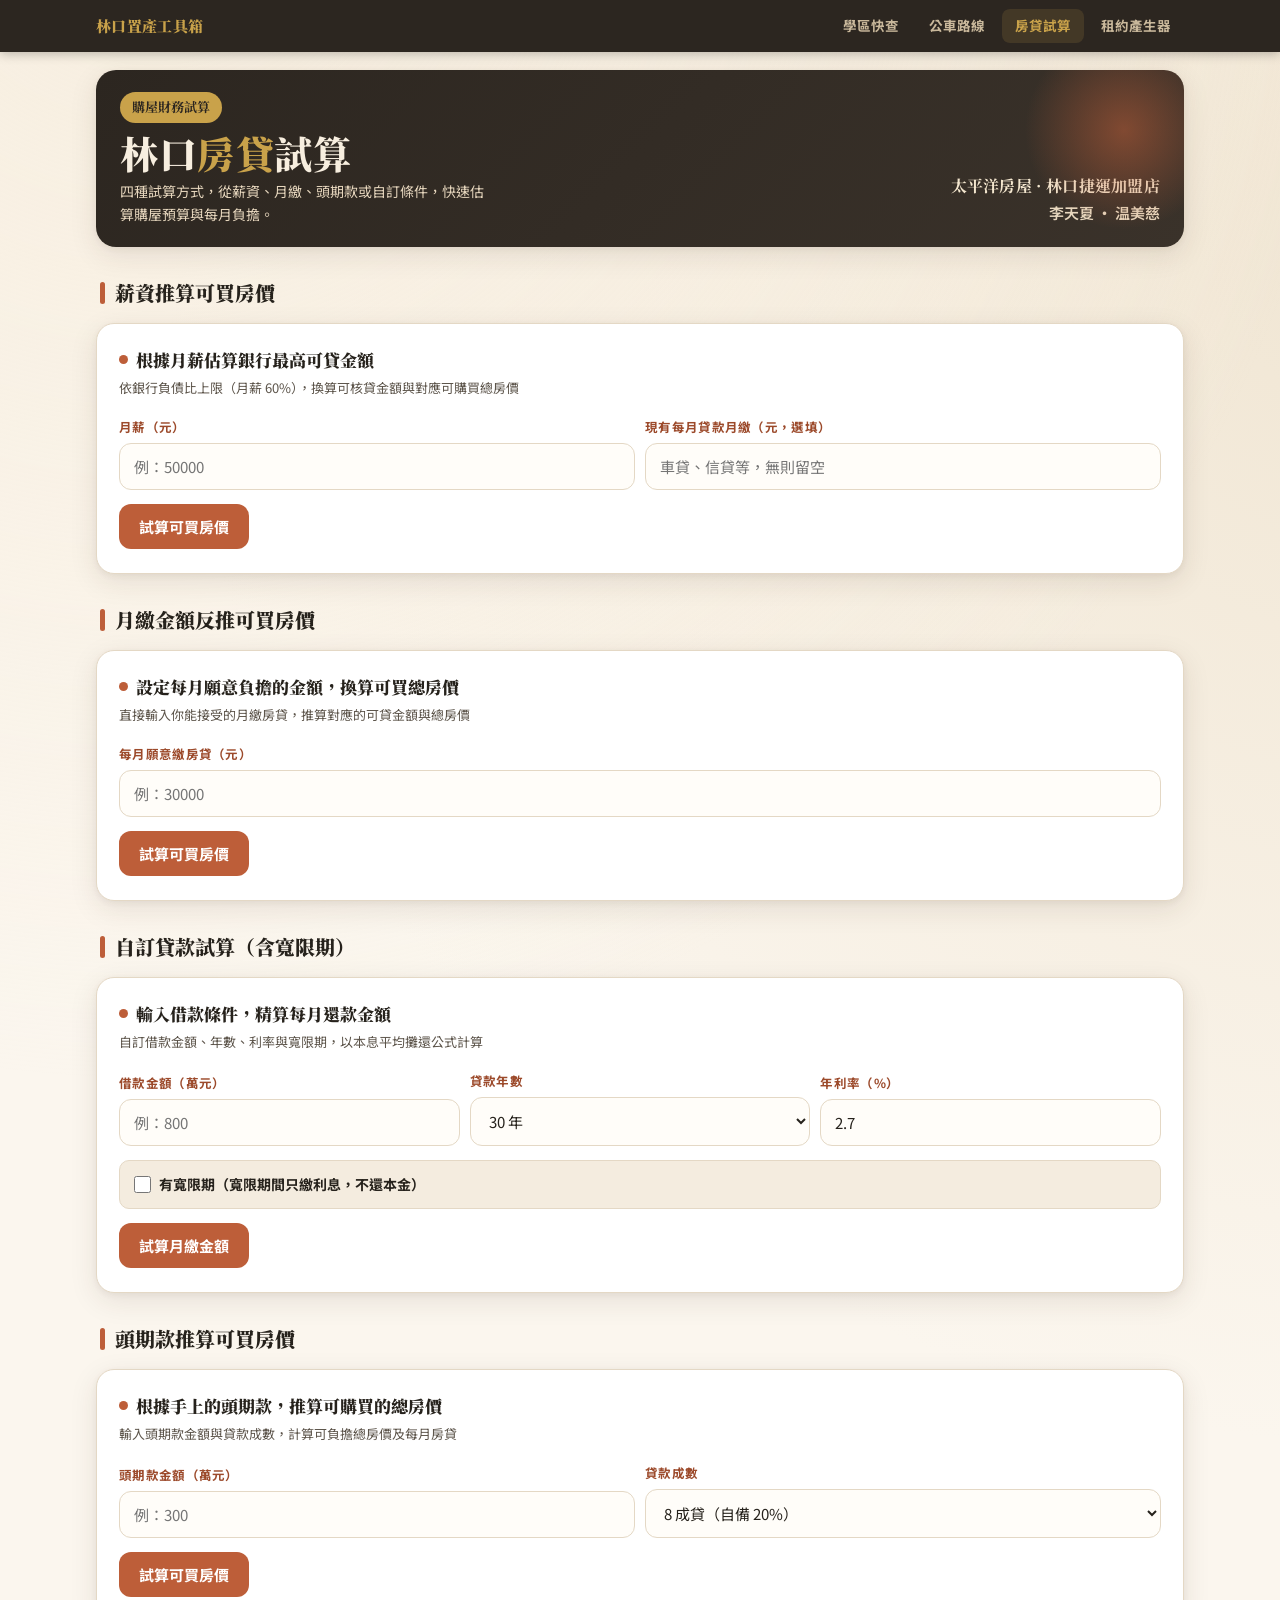
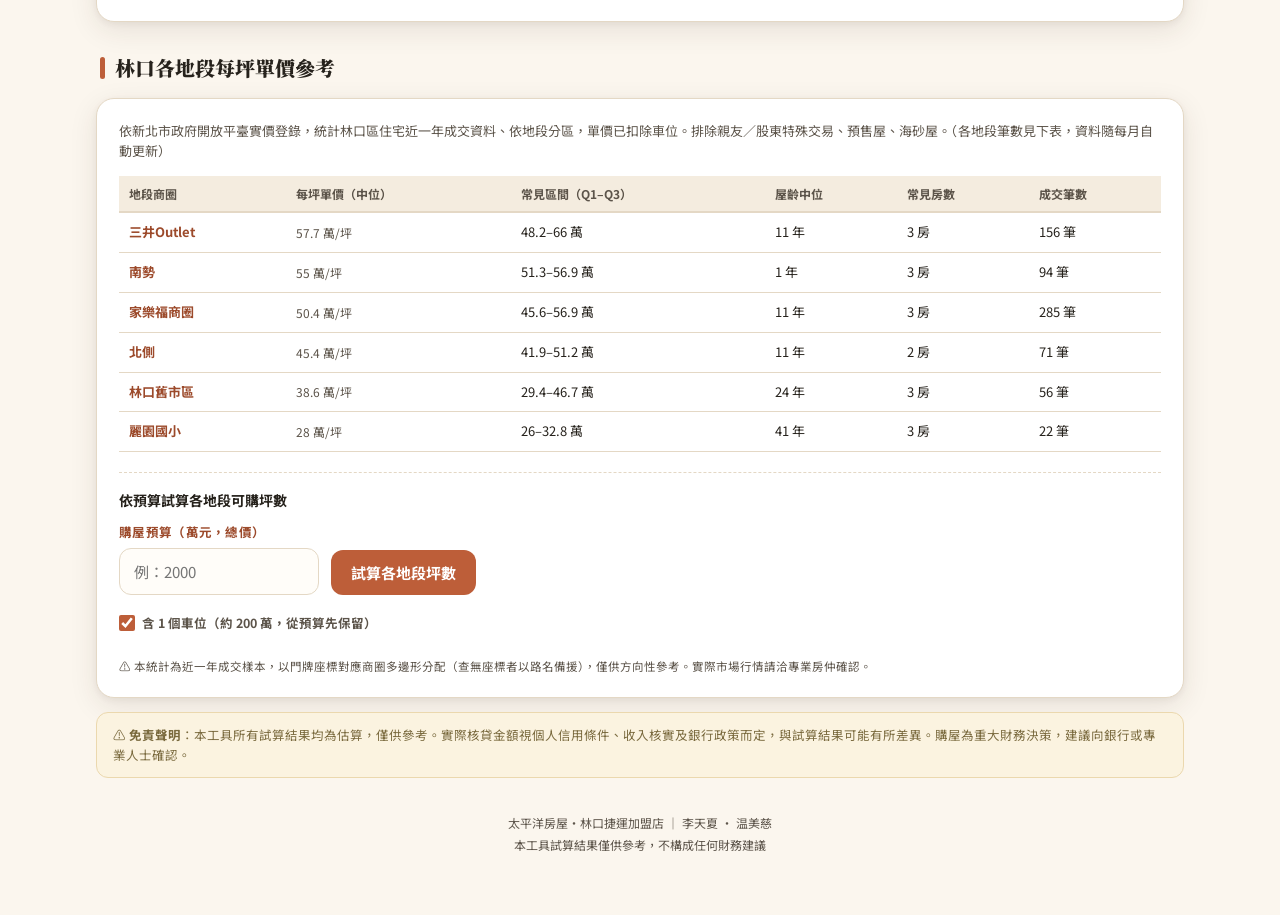
<file: mortgage.html>
<!DOCTYPE html>
<html lang="zh-Hant">
<head>
<meta charset="UTF-8">
<meta name="viewport" content="width=device-width, initial-scale=1.0">
<title>房貸試算 — 林口置產工具箱</title>
<link rel="preconnect" href="https://fonts.googleapis.com">
<link rel="preconnect" href="https://fonts.gstatic.com" crossorigin>
<link href="https://fonts.googleapis.com/css2?family=Noto+Sans+TC:wght@400;500;700;900&family=Noto+Serif+TC:wght@600;700;900&display=swap" rel="stylesheet">
<link rel="stylesheet" href="style.css">
<style>
  /* 計算模組版面 */
  .calc-panel{padding:22px 22px 24px}
  .module-header{margin-bottom:18px}
  .module-title{font-family:var(--serif);font-weight:900;font-size:17px;color:var(--ink);
    margin-bottom:5px;display:flex;align-items:center;gap:8px}
  .module-title .dot{width:9px;height:9px;border-radius:50%;background:var(--clay);flex-shrink:0}
  .module-desc{font-size:13px;color:var(--ink-soft)}

  /* 輸入列 */
  .calc-row{display:flex;gap:10px;flex-wrap:wrap;align-items:flex-end;margin-bottom:14px}
  .calc-row .field{flex:1 1 200px}

  /* 數字輸入去除上下箭頭 */
  input[type=number]{-moz-appearance:textfield}
  input[type=number]::-webkit-outer-spin-button,
  input[type=number]::-webkit-inner-spin-button{-webkit-appearance:none}

  /* 寬限期 toggle 列 */
  .grace-row{display:flex;gap:12px;align-items:center;flex-wrap:wrap;
    margin:0 0 14px;padding:12px 14px;background:var(--bg2);border-radius:10px;border:1px solid var(--line)}
  .grace-check{display:flex;align-items:center;gap:8px;cursor:pointer}
  .grace-check input[type=checkbox]{width:17px;height:17px;accent-color:var(--clay);cursor:pointer;flex-shrink:0}
  .grace-check span{font-size:14px;font-weight:700;color:var(--ink);user-select:none}
  #cGraceYearsWrap{display:none;align-items:center;gap:8px;flex:1 1 auto}
  #cGraceYearsWrap .field{flex:0 1 160px}

  /* 含車位 toggle（三類字卡 / 地段試算共用樣式） */
  .pk-check{display:inline-flex;align-items:center;gap:7px;cursor:pointer;margin:2px 0 12px}
  .pk-check input[type=checkbox]{width:16px;height:16px;accent-color:var(--clay);cursor:pointer;flex-shrink:0}
  .pk-check span{font-size:12.5px;font-weight:700;color:var(--ink-soft);user-select:none}

  /* 試算結果區塊 */
  .result-box{margin-top:16px;padding:18px 18px 14px;background:var(--bg2);
    border-radius:14px;border:1px solid var(--line);display:none}
  .result-box.show{display:block}
  .result-grid{display:grid;grid-template-columns:repeat(auto-fit,minmax(140px,1fr));gap:12px;margin-bottom:14px}
  .ri-label{font-size:12px;font-weight:700;color:var(--ink-soft);margin-bottom:3px}
  .ri-value{font-family:var(--serif);font-weight:900;font-size:26px;color:var(--clay-d);line-height:1.1}
  .ri-unit{font-size:13px;color:var(--ink-soft);margin-left:3px}
  .result-note{font-size:12.5px;color:var(--ink-soft);padding-top:12px;border-top:1px dashed var(--line);line-height:1.7}
  .result-note b{color:var(--ink)}

  /* 模組 C 寬限期結果小卡 */
  .grace-result{display:none;background:#F0F6F3;border-radius:10px;padding:10px 14px;margin-bottom:14px;border:1px solid #C7E0D0}
  .gr-label{font-size:12px;font-weight:700;color:var(--teal-d);margin-bottom:3px}
  .gr-value{font-family:var(--serif);font-weight:900;font-size:24px;color:var(--teal-d)}

  /* 總利息提示 */
  .interest-box{display:inline-flex;align-items:center;gap:8px;background:#FBF3E0;
    border:1px solid #EBD8AE;border-radius:10px;padding:8px 14px;margin-top:12px;font-size:13px;color:#7a6a3e}
  .interest-box b{color:var(--clay-d)}

  /* 林口產品建議 */
  .product-suggest{margin-top:14px;padding:12px 14px;background:#F0F6F3;border:1px solid #C7E0D0;border-radius:12px;display:none}
  .product-suggest.show{display:block}
  .product-suggest .ps-title{font-size:12px;font-weight:700;color:var(--teal-d);margin-bottom:8px}
  .product-suggest .ps-body{font-size:13.5px;color:var(--ink);font-weight:700}
  .product-suggest .ps-note{font-size:11.5px;color:var(--ink-soft);margin-top:8px;line-height:1.6}

  /* 底部三類產品比較卡（成屋／預售／透天） */
  .type-grid{display:grid;grid-template-columns:repeat(auto-fit,minmax(150px,1fr));gap:10px;margin:4px 0}
  .type-card{padding:12px 13px;border-radius:12px;border:1.5px solid var(--line);background:#fff}
  .type-card.tc-ref{background:var(--bg2);border-style:dashed}
  .tc-head{display:flex;align-items:center;justify-content:space-between;gap:6px;margin-bottom:4px}
  .tc-name{font-weight:900;font-size:14px;color:var(--clay-d)}
  .tc-tag{font-size:10px;font-weight:700;color:var(--teal-d);background:#E3F0E8;padding:2px 6px;border-radius:6px;white-space:nowrap}
  .tc-tag.ref{color:#9a7a3e;background:#F6ECD4}
  .tc-sub{font-size:11.5px;color:var(--ink-soft);margin-bottom:8px;line-height:1.5}
  .tc-ping{font-family:var(--serif);font-size:23px;font-weight:900;color:var(--ink);line-height:1}
  .tc-unit{font-size:12px;color:var(--ink-soft);font-weight:400}
  .tc-indoor{font-size:12px;color:var(--clay-d);margin-top:6px}
  .tc-indoor b{font-size:14px;font-weight:900}
  .tc-note{font-size:11px;color:var(--ink-soft);margin-top:6px;line-height:1.5}

  /* 市場參考表格 */
  .mkt-table{width:100%;border-collapse:collapse;font-size:13px}
  .mkt-table th{background:var(--bg2);color:var(--ink-soft);font-weight:700;font-size:12px;
    padding:8px 10px;text-align:left;border-bottom:2px solid var(--line)}
  .mkt-table td{padding:9px 10px;border-bottom:1px solid var(--line);color:var(--ink)}
  .mkt-table tbody tr:hover{background:var(--bg2)}
  .mkt-table td:first-child{font-weight:700;color:var(--clay-d)}
  .mkt-table td:nth-child(2){color:var(--ink-soft);font-size:12px}

  /* 地段試算 */
  .zone-calc-row{display:flex;gap:12px;align-items:flex-end;flex-wrap:wrap;margin-bottom:16px}
  .zone-calc-row .field{flex:0 1 200px}
  .zone-result-wrap{display:none}
  .zone-result-wrap.show{display:block}
  .zone-grid{display:grid;grid-template-columns:repeat(auto-fit,minmax(170px,1fr));gap:10px;margin-bottom:8px}
  .zone-card{padding:12px 14px;border-radius:12px;border:1.5px solid var(--line);background:#fff}
  .zone-card .zc-name{font-weight:700;font-size:13.5px;color:var(--clay-d);margin-bottom:6px}
  .zone-card .zc-ping{font-family:var(--serif);font-size:22px;font-weight:900;color:var(--ink);line-height:1}
  .zone-card .zc-unit{font-size:12px;color:var(--ink-soft);margin-left:3px}
  .zone-card .zc-indoor{font-size:12px;color:var(--clay-d);margin-top:6px}
  .zone-card .zc-indoor b{font-size:14px;font-weight:900}
  .zone-card .zc-note{font-size:11px;color:var(--ink-soft);margin-top:4px}
</style>
</head>
<body>

<!-- 全站導覽列 -->
<nav class="site-nav">
  <div class="nav-inner">
    <a href="home.html" class="nav-logo">林口置產工具箱</a>
    <div class="nav-links">
      <a href="index.html">學區快查</a>
      <a href="bus.html">公車路線</a>
      <a href="mortgage.html" class="active">房貸試算</a>
      <a href="rent/rent.html">租約產生器</a>
    </div>
  </div>
</nav>

<div class="wrap">

  <header class="hero">
    <div>
      <span class="badge">購屋財務試算</span>
      <h1>林口<span class="mk">房貸</span>試算</h1>
      <p>四種試算方式，從薪資、月繳、頭期款或自訂條件，快速估算購屋預算與每月負擔。</p>
    </div>
    <div class="yr">
      <span class="yr-biz">太平洋房屋 · 林口捷運加盟店</span><span class="yr-nm">李天夏 · 温美慈</span>
    </div>
  </header>

  <!-- ── 模組 A：薪資推算 ─────────────────────────────── -->
  <div class="sec-title"><span class="bar"></span>薪資推算可買房價</div>
  <section class="panel calc-panel">
    <div class="module-header">
      <div class="module-title"><span class="dot"></span>根據月薪估算銀行最高可貸金額</div>
      <div class="module-desc">依銀行負債比上限（月薪 60%），換算可核貸金額與對應可購買總房價</div>
    </div>
    <div class="calc-row">
      <div class="field">
        <label class="lbl">月薪（元）</label>
        <input type="number" id="aMonthly" placeholder="例：50000" min="0">
      </div>
      <div class="field">
        <label class="lbl">現有每月貸款月繳（元，選填）</label>
        <input type="number" id="aExisting" placeholder="車貸、信貸等，無則留空">
      </div>
    </div>
    <button class="btn" id="aBtnCalc">試算可買房價</button>

    <div id="aResult" class="result-box">
      <div class="result-grid">
        <div>
          <div class="ri-label">可借金額上限</div>
          <div class="ri-value"><span id="aResultLoan">—</span><span class="ri-unit">萬</span></div>
        </div>
        <div>
          <div class="ri-label">可購買總房價（8 成貸）</div>
          <div class="ri-value"><span id="aResultPrice">—</span><span class="ri-unit">萬</span></div>
        </div>
        <div>
          <div class="ri-label">每月房貸（約）</div>
          <div class="ri-value"><span id="aResultMonthly">—</span><span class="ri-unit">元</span></div>
        </div>
      </div>
      <div class="result-note">
        月薪 × 60% = <b id="aMaxDebt">—</b> 元（銀行負債上限），
        扣除現有月繳後可分配 <b id="aAvailable">—</b> 元於房貸。
        以 30 年期、年利率 2.7%、每 100 萬月繳約 4,100 元計算。
      </div>
      <div id="aProductSuggest" class="product-suggest"></div>
    </div>
  </section>

  <!-- ── 模組 B：月繳反推 ─────────────────────────────── -->
  <div class="sec-title"><span class="bar"></span>月繳金額反推可買房價</div>
  <section class="panel calc-panel">
    <div class="module-header">
      <div class="module-title"><span class="dot"></span>設定每月願意負擔的金額，換算可買總房價</div>
      <div class="module-desc">直接輸入你能接受的月繳房貸，推算對應的可貸金額與總房價</div>
    </div>
    <div class="calc-row">
      <div class="field">
        <label class="lbl">每月願意繳房貸（元）</label>
        <input type="number" id="bMonthly" placeholder="例：30000" min="0">
      </div>
    </div>
    <button class="btn" id="bBtnCalc">試算可買房價</button>

    <div id="bResult" class="result-box">
      <div class="result-grid">
        <div>
          <div class="ri-label">可借金額上限</div>
          <div class="ri-value"><span id="bResultLoan">—</span><span class="ri-unit">萬</span></div>
        </div>
        <div>
          <div class="ri-label">可購買總房價（8 成貸）</div>
          <div class="ri-value"><span id="bResultPrice">—</span><span class="ri-unit">萬</span></div>
        </div>
      </div>
      <div class="result-note">以 30 年期、年利率 2.7%、每 100 萬月繳約 4,100 元計算。</div>
      <div id="bProductSuggest" class="product-suggest"></div>
    </div>
  </section>

  <!-- ── 模組 C：自訂貸款試算 ────────────────────────── -->
  <div class="sec-title"><span class="bar"></span>自訂貸款試算（含寬限期）</div>
  <section class="panel calc-panel">
    <div class="module-header">
      <div class="module-title"><span class="dot"></span>輸入借款條件，精算每月還款金額</div>
      <div class="module-desc">自訂借款金額、年數、利率與寬限期，以本息平均攤還公式計算</div>
    </div>
    <div class="calc-row">
      <div class="field">
        <label class="lbl">借款金額（萬元）</label>
        <input type="number" id="cLoanAmount" placeholder="例：800" min="0">
      </div>
      <div class="field">
        <label class="lbl">貸款年數</label>
        <select id="cYears">
          <option value="10">10 年</option>
          <option value="15">15 年</option>
          <option value="20">20 年</option>
          <option value="25">25 年</option>
          <option value="30" selected>30 年</option>
        </select>
      </div>
      <div class="field">
        <label class="lbl">年利率（%）</label>
        <input type="number" id="cRate" placeholder="例：2.7" value="2.7" min="0" max="20" step="0.01">
      </div>
    </div>

    <!-- 寬限期 -->
    <div class="grace-row">
      <label class="grace-check">
        <input type="checkbox" id="cHasGrace">
        <span>有寬限期（寬限期間只繳利息，不還本金）</span>
      </label>
      <div id="cGraceYearsWrap">
        <div class="field">
          <label class="lbl">寬限年數</label>
          <select id="cGraceYears">
            <option value="1">1 年</option>
            <option value="2">2 年</option>
            <option value="3">3 年</option>
            <option value="5">5 年</option>
          </select>
        </div>
      </div>
    </div>

    <button class="btn" id="cBtnCalc">試算月繳金額</button>

    <div id="cResult" class="result-box">
      <!-- 寬限期月繳（有寬限期才顯示） -->
      <div id="cGraceRow" class="grace-result">
        <div class="gr-label">
          寬限期間月繳（只繳利息）
          <span id="cGraceNote" style="font-weight:400;margin-left:8px;font-size:11px"></span>
        </div>
        <div><span class="gr-value" id="cResultGrace">—</span><span style="font-size:13px;color:var(--teal-d);margin-left:4px">元</span></div>
      </div>
      <!-- 正常月繳 -->
      <div class="result-grid">
        <div>
          <div class="ri-label">
            正常月繳金額（本息攤還）
            <span id="cNormalNote" style="font-weight:400;color:var(--ink-soft);margin-left:6px;font-size:11px"></span>
          </div>
          <div class="ri-value"><span id="cResultNormal">—</span><span class="ri-unit">元</span></div>
        </div>
      </div>
      <div class="interest-box">
        💡 貸款期間總利息約 <b><span id="cResultInterest">—</span> 萬元</b>
      </div>
      <div class="result-note" style="margin-top:12px">
        計算方式：本息平均攤還（PMT 公式）。寬限期間本金不減少，寬限結束後以剩餘年期重新計算本息。
      </div>
    </div>
  </section>

  <!-- ── 模組 D：頭期款反推 ──────────────────────────── -->
  <div class="sec-title"><span class="bar"></span>頭期款推算可買房價</div>
  <section class="panel calc-panel">
    <div class="module-header">
      <div class="module-title"><span class="dot"></span>根據手上的頭期款，推算可購買的總房價</div>
      <div class="module-desc">輸入頭期款金額與貸款成數，計算可負擔總房價及每月房貸</div>
    </div>
    <div class="calc-row">
      <div class="field">
        <label class="lbl">頭期款金額（萬元）</label>
        <input type="number" id="dDownPayment" placeholder="例：300" min="0">
      </div>
      <div class="field">
        <label class="lbl">貸款成數</label>
        <select id="dLoanRatio">
          <option value="0.7">7 成貸（自備 30%）</option>
          <option value="0.8" selected>8 成貸（自備 20%）</option>
          <option value="0.85">8.5 成貸（自備 15%）</option>
          <option value="0.9">9 成貸（自備 10%）</option>
        </select>
      </div>
    </div>
    <button class="btn" id="dBtnCalc">試算可買房價</button>

    <div id="dResult" class="result-box">
      <div class="result-grid">
        <div>
          <div class="ri-label">可購買總房價</div>
          <div class="ri-value"><span id="dResultPrice">—</span><span class="ri-unit">萬</span></div>
        </div>
        <div>
          <div class="ri-label">需要貸款金額</div>
          <div class="ri-value"><span id="dResultLoan">—</span><span class="ri-unit">萬</span></div>
        </div>
        <div>
          <div class="ri-label">每月房貸（約）</div>
          <div class="ri-value"><span id="dResultMonthly">—</span><span class="ri-unit">元</span></div>
        </div>
      </div>
      <div class="result-note">月繳以 30 年期、年利率 2.7% 估算。若需精確試算，請至上方「自訂貸款試算」輸入實際條件。</div>
      <div id="dProductSuggest" class="product-suggest"></div>
    </div>
  </section>

  <!-- ── 林口市場參考 ──────────────────────────────── -->
  <div class="sec-title"><span class="bar"></span>林口各地段每坪單價參考</div>
  <div class="panel" style="padding:22px">
    <div style="font-size:13px;color:var(--ink-soft);margin-bottom:14px">
      依新北市政府開放平臺實價登錄，統計林口區住宅近一年成交資料、依地段分區，單價已扣除車位。排除親友／股東特殊交易、預售屋、海砂屋。（各地段筆數見下表，資料隨每月自動更新）
    </div>

    <!-- 地段單價表 -->
    <div style="overflow-x:auto">
      <table class="mkt-table">
        <thead>
          <tr><th>地段商圈</th><th>每坪單價（中位）</th><th>常見區間（Q1–Q3）</th><th>屋齡中位</th><th>常見房數</th><th>成交筆數</th></tr>
        </thead>
        <tbody id="zoneTableBody"></tbody>
      </table>
    </div>

    <!-- 互動：輸入預算算各地段能買多大 -->
    <div style="margin-top:20px;padding-top:16px;border-top:1px dashed var(--line)">
      <div style="font-weight:700;font-size:14px;color:var(--ink);margin-bottom:10px">依預算試算各地段可購坪數</div>
      <div class="zone-calc-row">
        <div class="field">
          <label class="lbl">購屋預算（萬元，總價）</label>
          <input type="number" id="zBudget" placeholder="例：2000" min="0">
        </div>
        <button class="btn" id="zBtnCalc" style="flex-shrink:0">試算各地段坪數</button>
      </div>
      <label class="pk-check"><input type="checkbox" id="zPark" checked><span>含 1 個車位（約 200 萬，從預算先保留）</span></label>
      <div id="zResult" class="zone-result-wrap">
        <div class="zone-grid" id="zoneGrid"></div>
        <div style="font-size:11.5px;color:var(--ink-soft)">
          試算以各地段中位數單價計算，實際坪數隨行情浮動。「坪（含公設）」為登記坪數（含公設、<b>不含車位</b>）；「室內坪數」＝主建物＋附屬建物＋陽台（已扣除公設與車位），佔比依各地段實價登錄分項面積統計（約 66–70%）。勾選「含車位」時，已先從預算保留 1 個車位（約 200 萬）再換算房屋坪數。
        </div>
      </div>
    </div>

    <div style="font-size:11.5px;color:var(--ink-soft);margin-top:12px">
      ⚠️ 本統計為近一年成交樣本，以門牌座標對應商圈多邊形分配（查無座標者以路名備援），僅供方向性參考。實際市場行情請洽專業房仲確認。
    </div>
  </div>

  <div class="disc">
    ⚠️ <b>免責聲明</b>：本工具所有試算結果均為估算，僅供參考。實際核貸金額視個人信用條件、收入核實及銀行政策而定，與試算結果可能有所差異。購屋為重大財務決策，建議向銀行或專業人士確認。
  </div>

  <footer>
    太平洋房屋・林口捷運加盟店 ｜ 李天夏 · 温美慈<br>
    本工具試算結果僅供參考，不構成任何財務建議
  </footer>

</div><!-- /wrap -->

<div class="toast" id="toast"></div>

<script src="mortgage-data.js"></script>
<script>
  const $ = s => document.querySelector(s);
  let _toastTimer;

  function toast(msg) {
    const el = $('#toast');
    el.textContent = msg;
    el.classList.add('show');
    clearTimeout(_toastTimer);
    _toastTimer = setTimeout(() => el.classList.remove('show'), 3200);
  }

  /* 數字格式化（整數，加千分位） */
  function fmt(n) { return Math.round(n).toLocaleString('zh-TW'); }

  /* ── 模組 A：薪資推算 ─────────────────────────── */
  function calcA() {
    const salary   = parseFloat($('#aMonthly').value);
    const existing = parseFloat($('#aExisting').value) || 0;
    if (!salary || salary <= 0) { toast('請輸入月薪'); return; }

    const maxDebt   = salary * 0.6;
    const available = maxDebt - existing;
    if (available <= 0) { toast('現有貸款已達負債比上限，無剩餘額度可用於房貸'); return; }

    /* 可借金額（萬）= 可分配月繳 / 4100 × 100 */
    const loanWan  = available / 4100 * 100;
    const priceWan = loanWan / 0.8;

    $('#aMaxDebt').textContent   = fmt(maxDebt);
    $('#aAvailable').textContent = fmt(available);
    $('#aResultLoan').textContent    = fmt(loanWan);
    $('#aResultPrice').textContent   = fmt(priceWan);
    $('#aResultMonthly').textContent = fmt(available); // 月繳 ≈ 可分配房貸額
    $('#aResult').classList.add('show');
    showProduct(priceWan, '#aProductSuggest');
  }

  /* ── 模組 B：月繳反推 ─────────────────────────── */
  function calcB() {
    const monthly = parseFloat($('#bMonthly').value);
    if (!monthly || monthly <= 0) { toast('請輸入每月願意繳的房貸金額'); return; }

    const loanWan  = monthly / 4100 * 100;
    const priceWan = loanWan / 0.8;

    $('#bResultLoan').textContent  = fmt(loanWan);
    $('#bResultPrice').textContent = fmt(priceWan);
    $('#bResult').classList.add('show');
    showProduct(priceWan, '#bProductSuggest');
  }

  /* ── 模組 C：自訂貸款試算 ─────────────────────── */
  function calcC() {
    const loanWan   = parseFloat($('#cLoanAmount').value);
    const years     = parseInt($('#cYears').value);
    const rate      = parseFloat($('#cRate').value);
    const hasGrace  = $('#cHasGrace').checked;
    const graceYrs  = hasGrace ? parseInt($('#cGraceYears').value) : 0;

    if (!loanWan || loanWan <= 0) { toast('請輸入借款金額'); return; }
    if (!rate   || rate   <= 0)   { toast('請輸入年利率');   return; }
    if (hasGrace && graceYrs >= years) { toast('寬限年數不能大於或等於貸款年數'); return; }

    const P       = loanWan * 10000;           // 元
    const r       = rate / 100 / 12;           // 月利率
    const n       = years * 12;                // 總期數
    const graceN  = graceYrs * 12;             // 寬限期數
    const remainN = n - graceN;                // 攤還期數

    /* 寬限期月繳：只繳利息 */
    const graceMonthly = P * r;

    /* 本息攤還月繳（PMT 公式，作用於剩餘期數，本金仍為 P） */
    const factor       = Math.pow(1 + r, remainN);
    const normalMonthly = P * r * factor / (factor - 1);

    /* 總利息 */
    const totalPaid    = hasGrace
      ? graceMonthly * graceN + normalMonthly * remainN
      : normalMonthly * n;
    const totalInterest = totalPaid - P;

    $('#cResultNormal').textContent   = fmt(normalMonthly);
    $('#cResultInterest').textContent = fmt(totalInterest / 10000);

    if (hasGrace && graceYrs > 0) {
      $('#cGraceRow').style.display     = 'block';
      $('#cResultGrace').textContent    = fmt(graceMonthly);
      $('#cGraceNote').textContent      = `寬限 ${graceYrs} 年・${graceN} 期`;
      $('#cNormalNote').textContent     = `剩餘 ${years - graceYrs} 年・${remainN} 期`;
    } else {
      $('#cGraceRow').style.display = 'none';
      $('#cNormalNote').textContent = `${years} 年・${n} 期`;
    }

    $('#cResult').classList.add('show');
  }

  /* ── 模組 D：頭期款反推 ───────────────────────── */
  function calcD() {
    const downWan = parseFloat($('#dDownPayment').value);
    const ratio   = parseFloat($('#dLoanRatio').value);
    if (!downWan || downWan <= 0) { toast('請輸入頭期款金額'); return; }

    const priceWan   = downWan / (1 - ratio);
    const loanWan    = priceWan * ratio;
    /* 月繳以 4100/百萬 簡算（30 年 2.7%） */
    const monthly    = loanWan / 100 * 4100;

    $('#dResultPrice').textContent   = fmt(priceWan);
    $('#dResultLoan').textContent    = fmt(loanWan);
    $('#dResultMonthly').textContent = fmt(monthly);
    $('#dResult').classList.add('show');
    showProduct(priceWan, '#dProductSuggest');
  }

  /* ── 林口房產類型對應 ──────── */
  /* 車位假設：林口購屋多數需搭 1 個車位，故預設先從總價預算保留此金額，
     剩餘預算才用「不含車位單價」換算房屋坪數（單價本就已扣車位，口徑一致）。 */
  const PARKING_WAN = 200;   // 1 個車位估價（萬元）
  let prodIncPark = true;    // 底部三類字卡：是否含車位（可由字卡內開關切換）
  let zoneIncPark = true;    // 各地段試算：是否含車位（可由地段區開關切換）

  /* 依「總價預算」呈現同一筆錢在林口三種房型（成屋／預售／透天）大概買得到什麼。
     成屋、預售樣本足→依各自單價精準換算坪數；透天樣本少→只給總價門檻參考。 */
  function showProduct(priceWan, selector) {
    const el = $(selector);
    if (!el) return;
    if (typeof LINKOU_TYPES === 'undefined' || !LINKOU_TYPES.length) {
      el.classList.remove('show'); return;
    }
    const INDOOR_PCT = 0.67; // 室內（主+附+陽台）約佔登記坪數，扣公設與車位

    // 含車位時：先從總價預算保留 1 個車位（PARKING_WAN），剩餘才換算房屋坪數
    const houseBudget = prodIncPark ? priceWan - PARKING_WAN : priceWan;

    const cards = LINKOU_TYPES.map(t => {
      if (t.calc) {
        // 預算扣完車位已不足以買房 → 不給坪數，提示改用不含車位
        if (prodIncPark && houseBudget <= 0) {
          return `<div class="type-card">
            <div class="tc-head"><span class="tc-name">${t.name}</span><span class="tc-tag">${t.tag}</span></div>
            <div class="tc-sub">${t.sub}・單價約 ${t.unit} 萬/坪</div>
            <div class="tc-ping" style="font-size:20px">預算不足</div>
            <div class="tc-indoor">光 1 個車位約需 ${PARKING_WAN} 萬</div>
            <div class="tc-note">此預算扣除車位後不足以購屋，可取消「含車位」改看純房屋坪數。</div>
          </div>`;
        }
        const ping   = houseBudget / t.unit;      // 房屋可購登記坪數（含公設、不含車位）
        const indoor = ping * INDOOR_PCT;         // 室內概估
        const reach  = priceWan >= t.totalMed * 0.7; // 預算是否接近該類常見總價（含車位的總價）
        return `<div class="type-card">
          <div class="tc-head"><span class="tc-name">${t.name}</span><span class="tc-tag">${t.tag}</span></div>
          <div class="tc-sub">${t.sub}・單價約 ${t.unit} 萬/坪</div>
          <div class="tc-ping">${ping.toFixed(1)}<span class="tc-unit"> 坪</span></div>
          <div class="tc-indoor">室內約 <b>${indoor.toFixed(1)}</b> 坪　常見 ${t.roomMed} 房${prodIncPark ? '　＋1 車位' : ''}</div>
          <div class="tc-note">${reach ? t.note : '此預算偏低，' + t.name + '選擇較有限。'}</div>
        </div>`;
      }
      // 透天：本身含車庫/土地，不另扣車位；樣本少，僅用總價門檻參考
      const reach = priceWan >= t.threshold;
      const ping  = priceWan / t.unit;
      return `<div class="type-card tc-ref">
        <div class="tc-head"><span class="tc-name">${t.name}</span><span class="tc-tag ref">${t.tag}</span></div>
        <div class="tc-sub">${t.sub}・門檻約 ${t.threshold.toLocaleString('zh-TW')} 萬起</div>
        <div class="tc-ping">${reach ? '可考慮' : '門檻不足'}</div>
        <div class="tc-indoor">${reach ? '約 ' + ping.toFixed(0) + ' 坪含地（' + t.roomMed + ' 房）' : '林口透天總價多在 3,000 萬以上'}</div>
        <div class="tc-note">${t.note}</div>
      </div>`;
    }).join('');

    el.innerHTML =
      `<div class="ps-title">🏠 這筆預算（約 ${fmt(priceWan)} 萬）在林口可考慮的房型</div>` +
      `<label class="pk-check"><input type="checkbox" class="pk-chk" ${prodIncPark ? 'checked' : ''}>` +
        `<span>含 1 個車位（約 ${PARKING_WAN} 萬，從預算先保留）</span></label>` +
      `<div class="type-grid">${cards}</div>` +
      `<div class="ps-note">資料來源：內政部實價登錄（${LINKOU_TYPES[0].window}・林口住宅成交，單價已扣車位）。` +
        `${prodIncPark ? '上方坪數為「預算先保留 1 車位（約 ' + PARKING_WAN + ' 萬）後」可購的房屋坪數（成屋／預售；透天本身含車位不另扣）。' : '上方坪數未含車位，為預算全用於房屋的可購坪數。'}` +
        `同一筆預算下，預售單價較高、透天總價門檻高，請依需求權衡；實際以現場行情為準。</div>`;
    el.classList.add('show');

    // 字卡內「含車位」開關：切換後以同一筆預算重繪此面板
    const chk = el.querySelector('.pk-chk');
    if (chk) chk.addEventListener('change', e => { prodIncPark = e.target.checked; showProduct(priceWan, selector); });
  }

  /* ── 地段單價表格（頁面載入後產生） ─────────────── */
  function buildZoneTable() {
    const tbody = $('#zoneTableBody');
    if (!tbody || typeof LINKOU_ZONES === 'undefined') return;
    tbody.innerHTML = LINKOU_ZONES.map(z =>
      `<tr>
        <td>${z.name}</td>
        <td>${z.medPrice} 萬/坪</td>
        <td>${z.priceRange[0]}–${z.priceRange[1]} 萬</td>
        <td>${z.ageMed} 年</td>
        <td>${z.roomMed} 房</td>
        <td>${z.count} 筆</td>
      </tr>`
    ).join('');
  }
  buildZoneTable();

  /* ── 各地段坪數試算 ──────────────────────────── */
  function calcZone() {
    const budget = parseFloat($('#zBudget').value);
    if (!budget || budget <= 0) { toast('請輸入購屋預算'); return; }

    // 含車位時：先從預算保留 1 個車位（PARKING_WAN），剩餘才換算房屋坪數
    zoneIncPark = $('#zPark').checked;
    const houseBudget = zoneIncPark ? budget - PARKING_WAN : budget;
    if (zoneIncPark && houseBudget <= 0) {
      toast(`預算扣除車位（約 ${PARKING_WAN} 萬）後不足，請提高預算或取消「含車位」`); return;
    }

    const grid = $('#zoneGrid');
    grid.innerHTML = LINKOU_ZONES.map(z => {
      const ping = houseBudget / z.medPrice;          // 房屋登記坪數（含公設、不含車位）
      const indoor = ping * z.indoorPct;              // 室內坪數＝房屋坪 × 室內佔比（主+附+陽台）
      const pingLo = Math.round(houseBudget / z.priceRange[1]);
      const pingHi = Math.round(houseBudget / z.priceRange[0]);
      return `<div class="zone-card">
        <div class="zc-name">${z.name}</div>
        <div>
          <span class="zc-ping">${Math.round(ping)}</span>
          <span class="zc-unit">坪（含公設）</span>
        </div>
        <div class="zc-indoor">室內約 <b>${indoor.toFixed(1)}</b> 坪・主＋附＋陽台（佔 ${Math.round(z.indoorPct*100)}%）</div>
        <div class="zc-note">總坪實際區間約 ${pingLo}–${pingHi} 坪・屋齡約 ${z.ageMed} 年${zoneIncPark ? '・另含 1 車位' : ''}</div>
      </div>`;
    }).join('');
    $('#zResult').classList.add('show');
  }

  /* ── 事件綁定 ─────────────────────────────────── */

  /* 寬限期顯示/隱藏 */
  $('#cHasGrace').addEventListener('change', function () {
    $('#cGraceYearsWrap').style.display = this.checked ? 'flex' : 'none';
  });

  /* 按鈕點擊 */
  $('#aBtnCalc').addEventListener('click', calcA);
  $('#bBtnCalc').addEventListener('click', calcB);
  $('#cBtnCalc').addEventListener('click', calcC);
  $('#dBtnCalc').addEventListener('click', calcD);

  $('#zBtnCalc').addEventListener('click', calcZone);
  $('#zBudget').addEventListener('keydown', e => { if (e.key === 'Enter') calcZone(); });
  /* 切換「含車位」：若已試算過則即時重算 */
  $('#zPark').addEventListener('change', () => { if ($('#zResult').classList.contains('show')) calcZone(); });

  /* Enter 鍵觸發 */
  ['#aMonthly', '#aExisting'].forEach(id => {
    const el = $(id); if (el) el.addEventListener('keydown', e => { if (e.key === 'Enter') calcA(); });
  });
  $('#bMonthly').addEventListener('keydown', e => { if (e.key === 'Enter') calcB(); });
  ['#cLoanAmount', '#cRate'].forEach(id => {
    const el = $(id); if (el) el.addEventListener('keydown', e => { if (e.key === 'Enter') calcC(); });
  });
  $('#dDownPayment').addEventListener('keydown', e => { if (e.key === 'Enter') calcD(); });
</script>
</body>
</html>
</file>
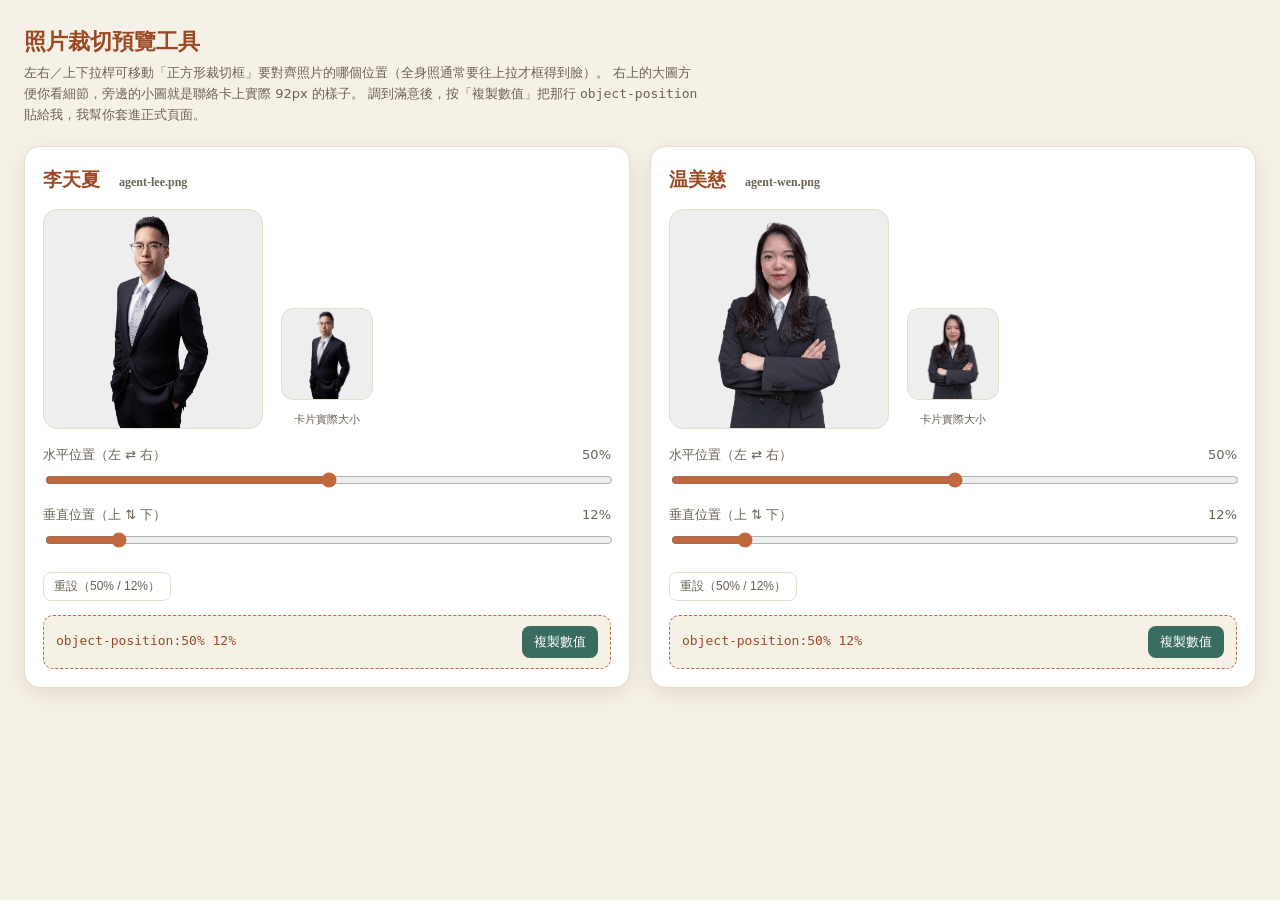
<file: img/crop-tool.html>
<!DOCTYPE html>
<html lang="zh-Hant">
<head>
<meta charset="utf-8">
<meta name="viewport" content="width=device-width, initial-scale=1">
<title>照片裁切預覽工具 — 林口學區快查</title>
<!--
  這是一個「開發輔助工具」，不是給訪客看的正式頁面。
  用途：預覽兩位營業員的照片在聯絡卡上被裁成正方形後的樣子，並用拉桿調整裁切焦點。
  調到滿意後，把畫面下方產生的數值告訴 Claude（或自己貼進 index.html 的 .agent .photo 樣式）。
  操作對應 CSS 的 object-position：左右＝水平 %、上下＝垂直 %。
-->
<style>
  :root{
    --clay:#c2683f; --clay-d:#9c4a26; --teal:#3a6b5f; --bg:#f6f1e7; --bg2:#fff;
    --ink:#2c2620; --ink-soft:#6b6256; --line:#e6ddcd;
    --shadow:0 6px 20px rgba(80,60,40,.12);
    --serif:"Noto Serif TC",serif; --sans:"Noto Sans TC",system-ui,sans-serif;
  }
  *{box-sizing:border-box}
  body{margin:0;background:var(--bg);color:var(--ink);font-family:var(--sans);padding:24px;line-height:1.6}
  h1{font-family:var(--serif);color:var(--clay-d);font-size:22px;margin:0 0 4px}
  .hint{font-size:13px;color:var(--ink-soft);margin:0 0 20px;max-width:680px}
  .grid{display:grid;grid-template-columns:repeat(auto-fit,minmax(320px,1fr));gap:20px}
  .card{background:var(--bg2);border:1px solid var(--line);border-radius:16px;padding:18px;box-shadow:var(--shadow)}
  .card h2{font-family:var(--serif);font-size:19px;margin:0 0 14px;color:var(--clay-d)}
  .previews{display:flex;align-items:flex-end;gap:18px;margin-bottom:16px}
  /* 大預覽：放大看裁切細節 */
  .big{width:220px;height:220px;border-radius:14px;object-fit:cover;border:1px solid var(--line);background:#eee}
  /* 實際卡片上的尺寸：92px，和 index.html 一致 */
  .real{width:92px;height:92px;border-radius:12px;object-fit:cover;border:1px solid var(--line);background:#eee}
  .real-wrap{text-align:center}
  .real-wrap small{display:block;color:var(--ink-soft);font-size:11px;margin-top:4px}
  .ctl{margin:10px 0}
  .ctl label{display:flex;justify-content:space-between;font-size:13px;color:var(--ink-soft);margin-bottom:4px}
  .ctl input[type=range]{width:100%;accent-color:var(--clay)}
  .out{margin-top:14px;background:var(--bg);border:1px dashed var(--clay);border-radius:10px;padding:10px 12px;font-family:ui-monospace,Consolas,monospace;font-size:13px;color:var(--clay-d);display:flex;justify-content:space-between;align-items:center;gap:10px;word-break:break-all}
  .copy{flex:0 0 auto;border:none;background:var(--teal);color:#fff;border-radius:8px;padding:7px 12px;font-size:13px;cursor:pointer;font-family:var(--sans)}
  .copy:hover{filter:brightness(1.08)}
  .err{color:#b3402a;font-size:13px}
  .reset{background:none;border:1px solid var(--line);border-radius:8px;padding:5px 10px;font-size:12px;color:var(--ink-soft);cursor:pointer;margin-top:6px}
</style>
</head>
<body>
  <h1>照片裁切預覽工具</h1>
  <p class="hint">
    左右／上下拉桿可移動「正方形裁切框」要對齊照片的哪個位置（全身照通常要往上拉才框得到臉）。
    右上的大圖方便你看細節，旁邊的小圖就是聯絡卡上實際 92px 的樣子。
    調到滿意後，按「複製數值」把那行 <code>object-position</code> 貼給我，我幫你套進正式頁面。
  </p>

  <div class="grid" id="grid"></div>

<script>
  // 要預覽的照片清單（對應 index.html 聯絡卡的兩位營業員）
  const AGENTS = [
    { name: "李天夏", file: "agent-lee.png" },
    { name: "温美慈", file: "agent-wen.png" },
  ];

  const grid = document.getElementById("grid");

  AGENTS.forEach(a => {
    const card = document.createElement("div");
    card.className = "card";
    card.innerHTML = `
      <h2>${a.name}　<span style="font-size:12px;color:var(--ink-soft)">${a.file}</span></h2>
      <div class="previews">
        <img class="big" alt="${a.name} 大預覽">
        <div class="real-wrap">
          <img class="real" alt="${a.name} 實際尺寸">
          <small>卡片實際大小</small>
        </div>
      </div>
      <div class="ctl">
        <label><span>水平位置（左 ⇄ 右）</span><span class="vx">50%</span></label>
        <input type="range" class="rx" min="0" max="100" value="50">
      </div>
      <div class="ctl">
        <label><span>垂直位置（上 ⇅ 下）</span><span class="vy">12%</span></label>
        <input type="range" class="ry" min="0" max="100" value="12">
      </div>
      <button class="reset">重設（50% / 12%）</button>
      <div class="out"><span class="code"></span><button class="copy">複製數值</button></div>
    `;
    grid.appendChild(card);

    const big = card.querySelector(".big");
    const real = card.querySelector(".real");
    const rx = card.querySelector(".rx");
    const ry = card.querySelector(".ry");
    const vx = card.querySelector(".vx");
    const vy = card.querySelector(".vy");
    const code = card.querySelector(".code");
    const copyBtn = card.querySelector(".copy");
    const resetBtn = card.querySelector(".reset");

    big.src = a.file;
    real.src = a.file;

    // 照片不存在時提示
    big.onerror = () => {
      card.querySelector(".previews").innerHTML =
        `<p class="err">找不到 ${a.file}，請確認照片已放進 img 資料夾且檔名正確。</p>`;
    };

    function update() {
      const x = rx.value, y = ry.value;
      const pos = `${x}% ${y}%`;
      big.style.objectPosition = pos;
      real.style.objectPosition = pos;
      vx.textContent = x + "%";
      vy.textContent = y + "%";
      code.textContent = `object-position:${pos}`;
    }
    rx.oninput = update;
    ry.oninput = update;
    resetBtn.onclick = () => { rx.value = 50; ry.value = 12; update(); };
    copyBtn.onclick = () => {
      navigator.clipboard.writeText(`${a.name} → ${code.textContent}`).then(() => {
        const t = copyBtn.textContent; copyBtn.textContent = "已複製！";
        setTimeout(() => copyBtn.textContent = t, 1200);
      });
    };
    update();
  });
</script>
</body>
</html>
</file>
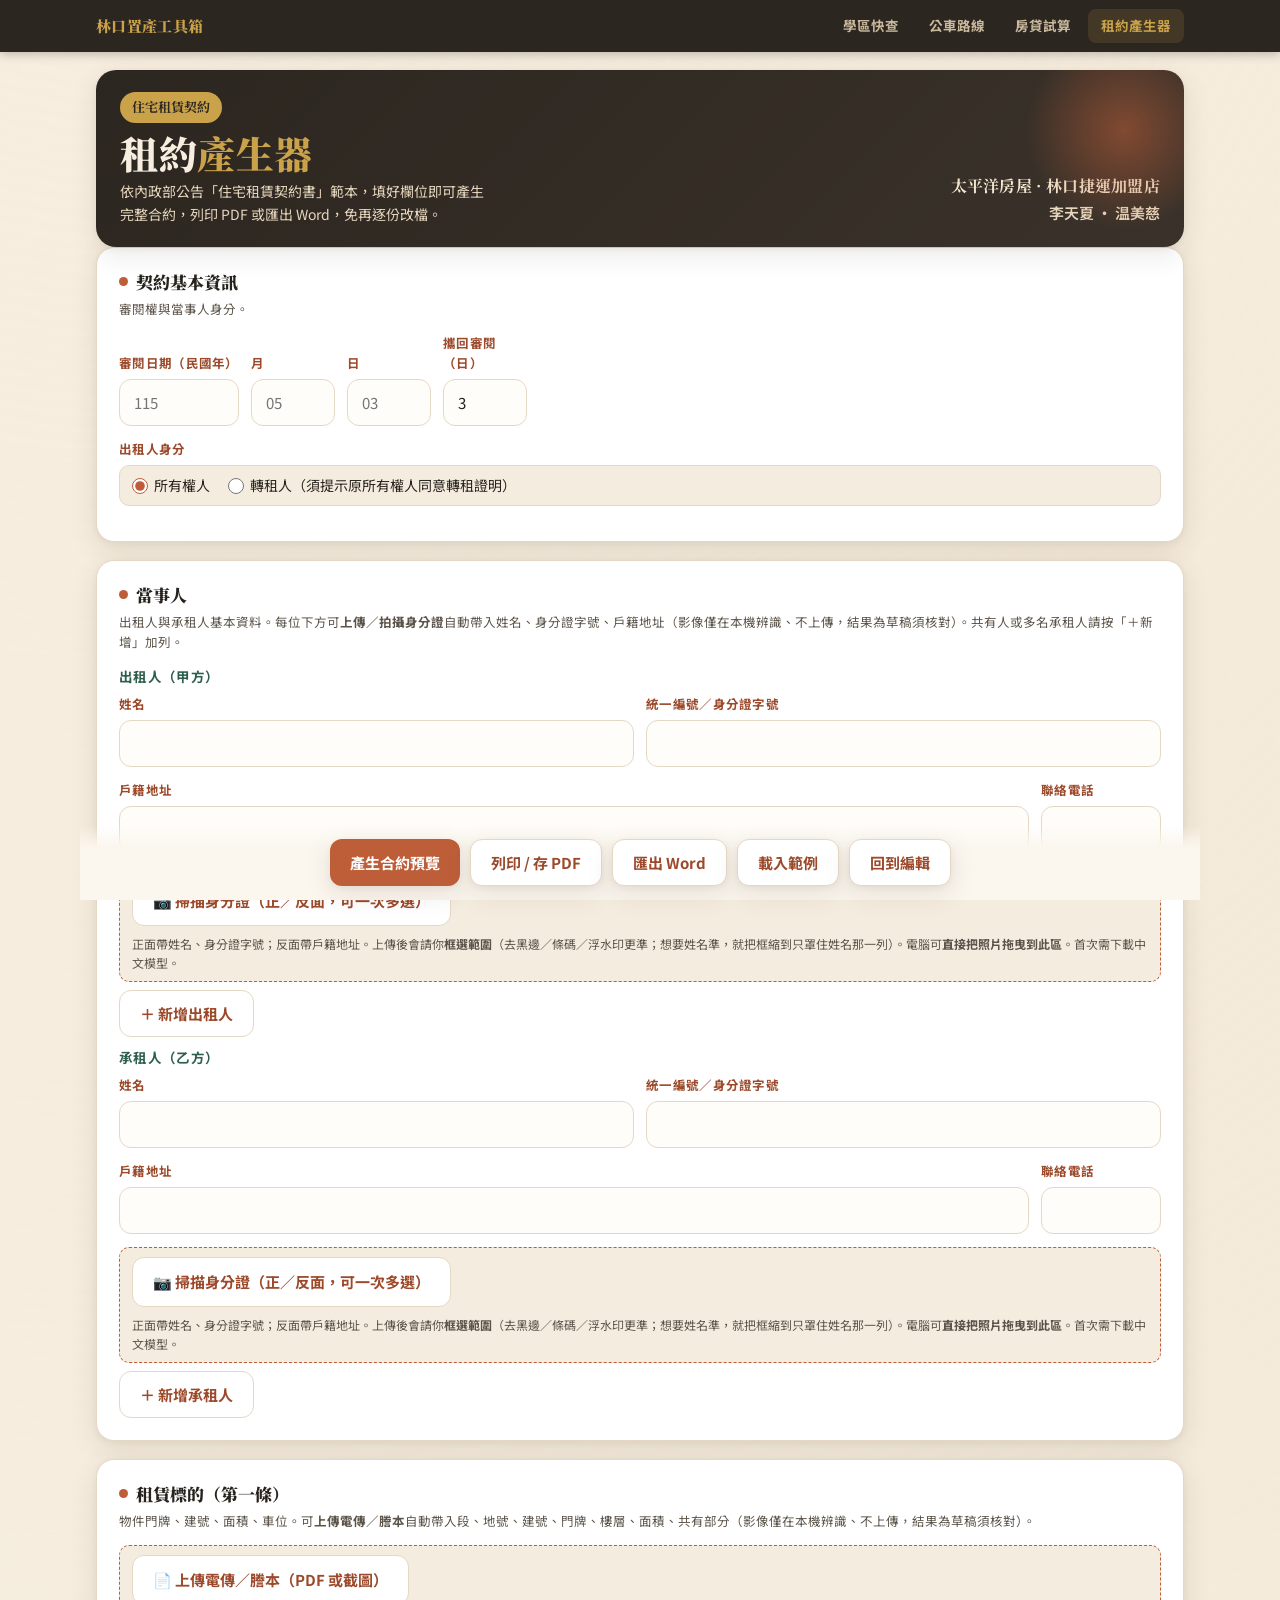
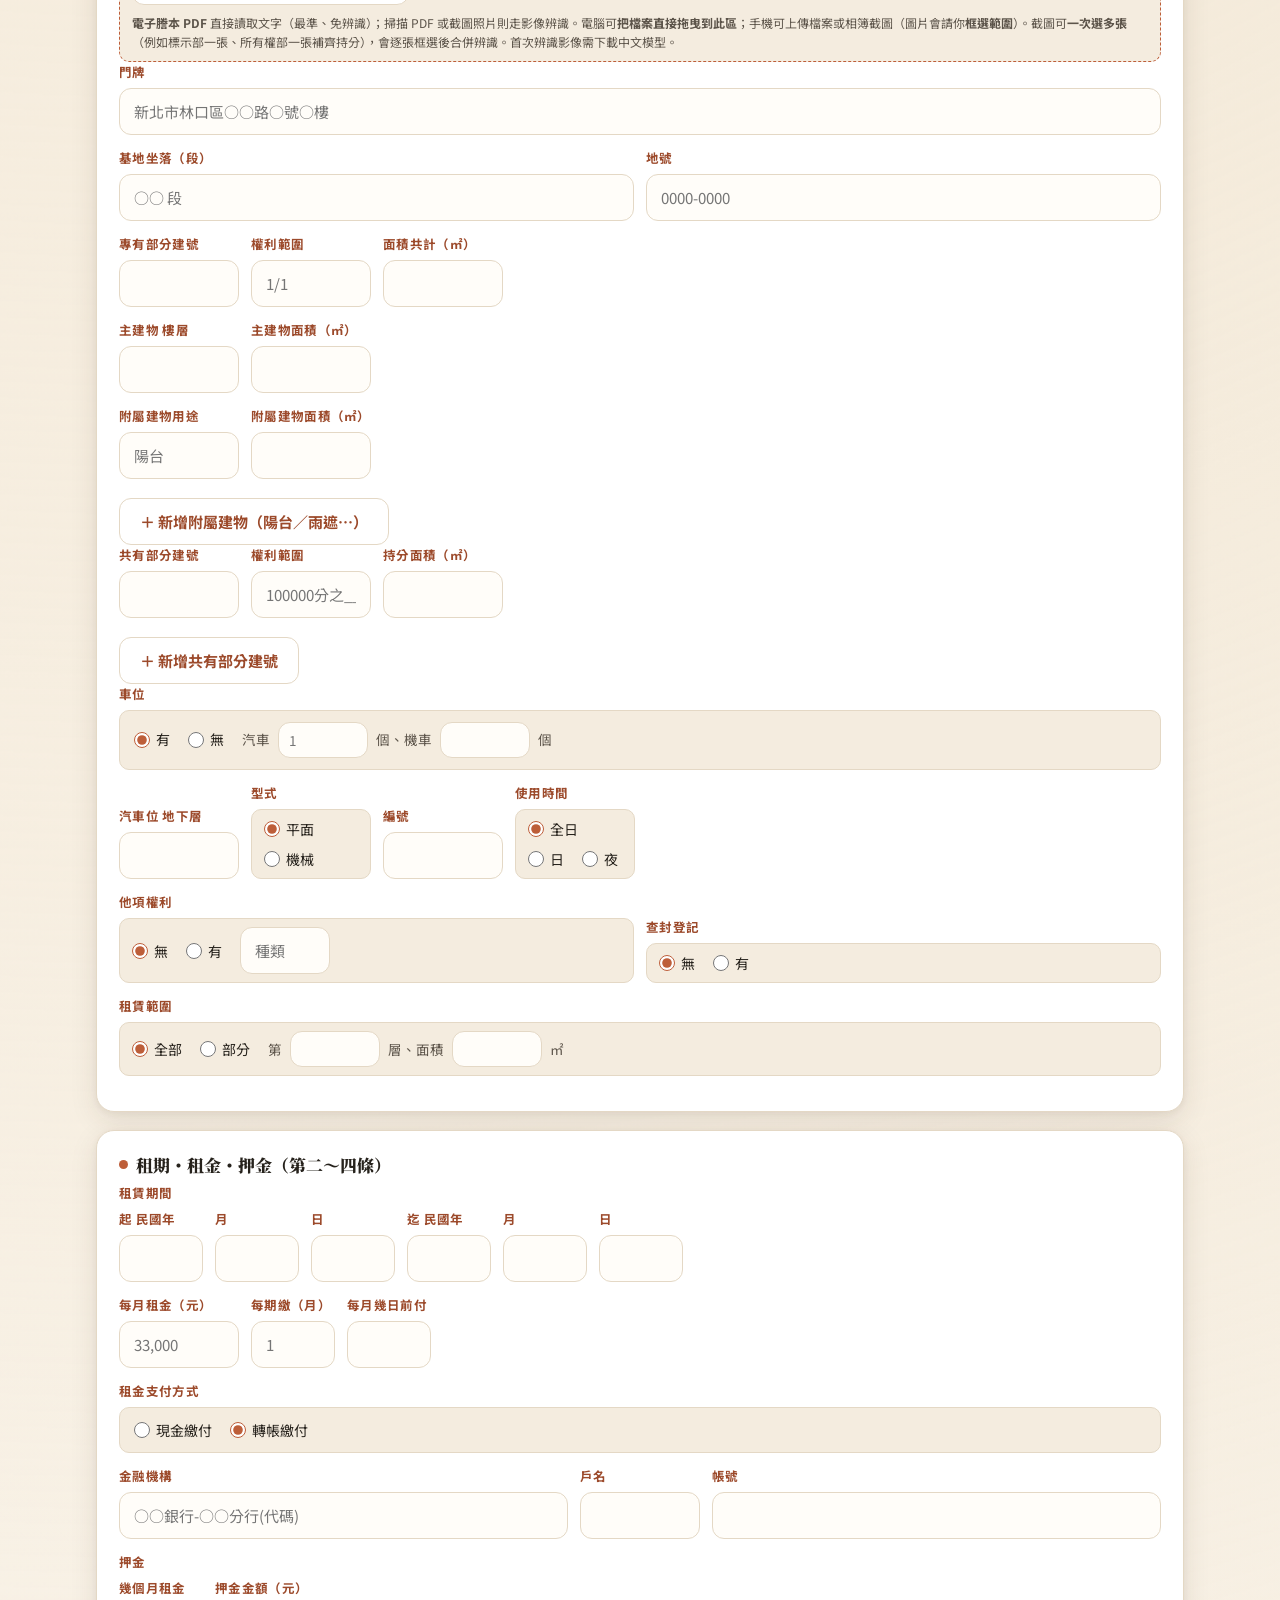
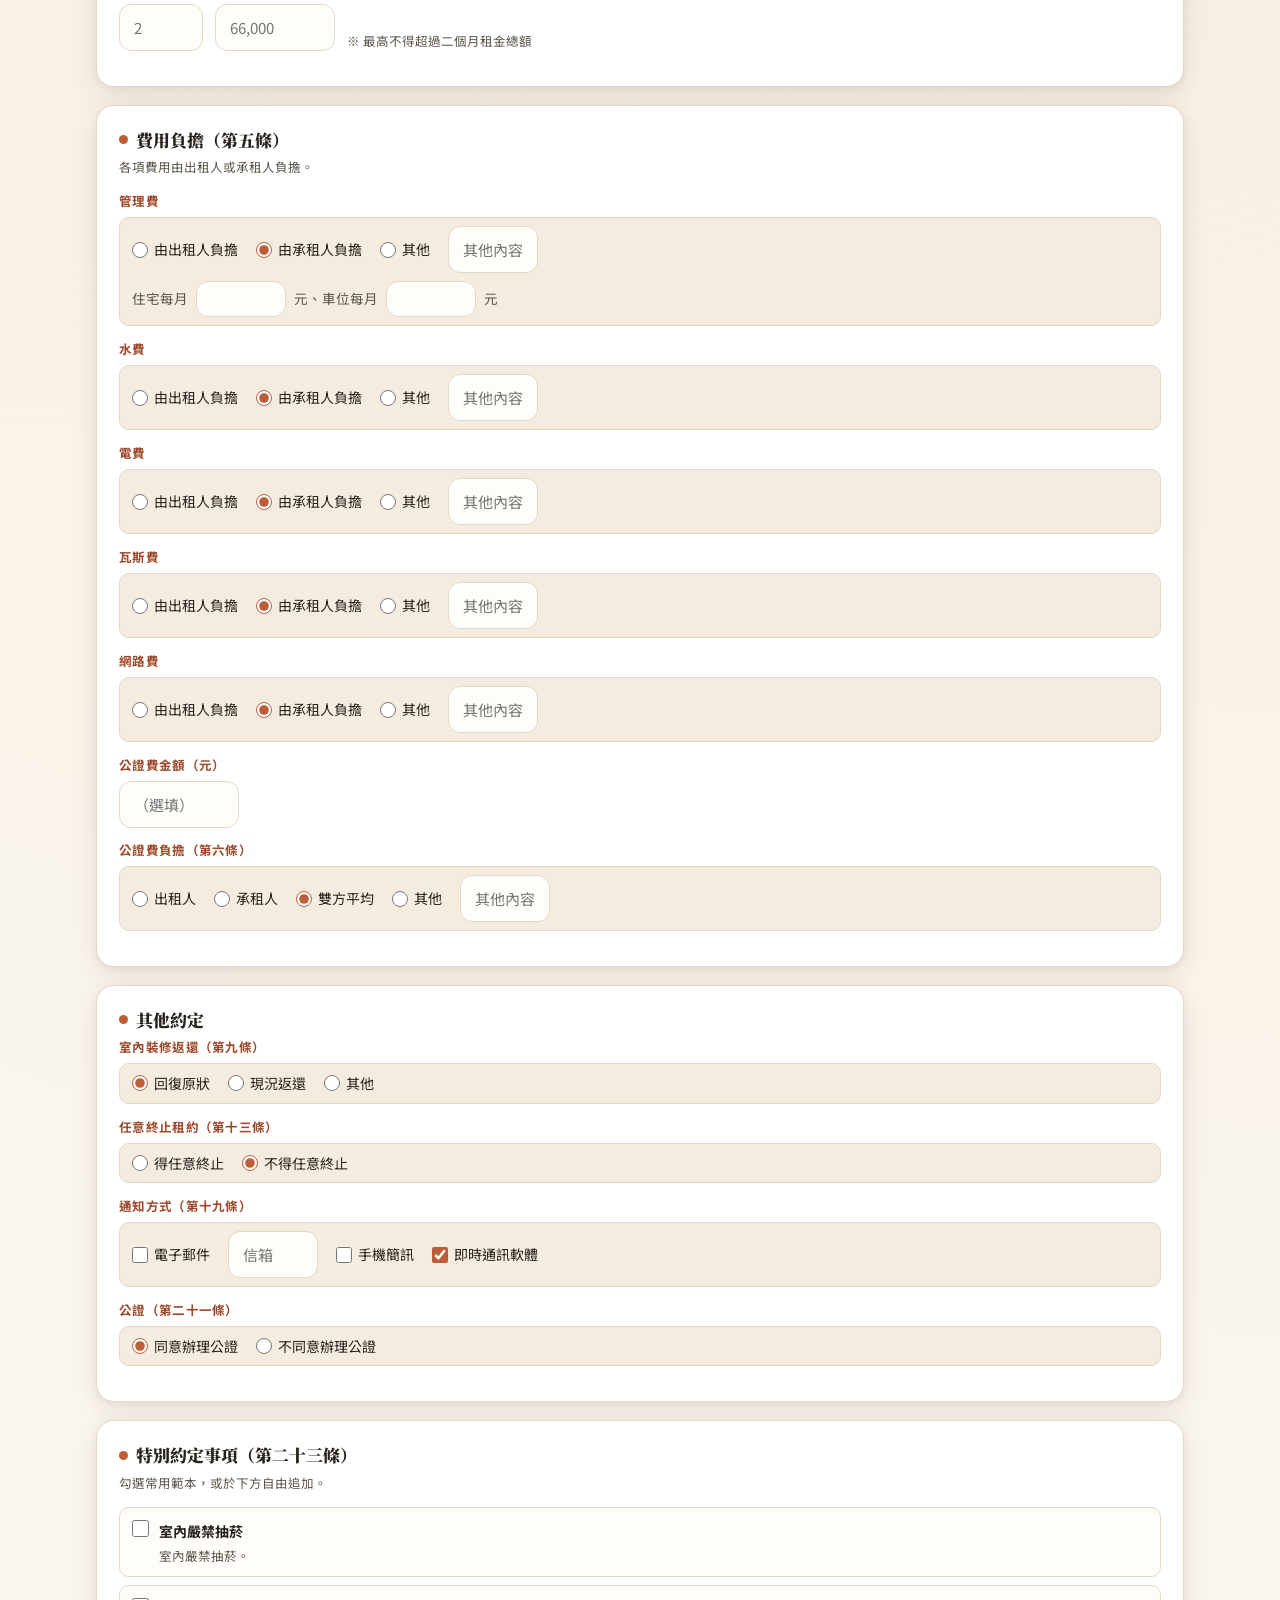
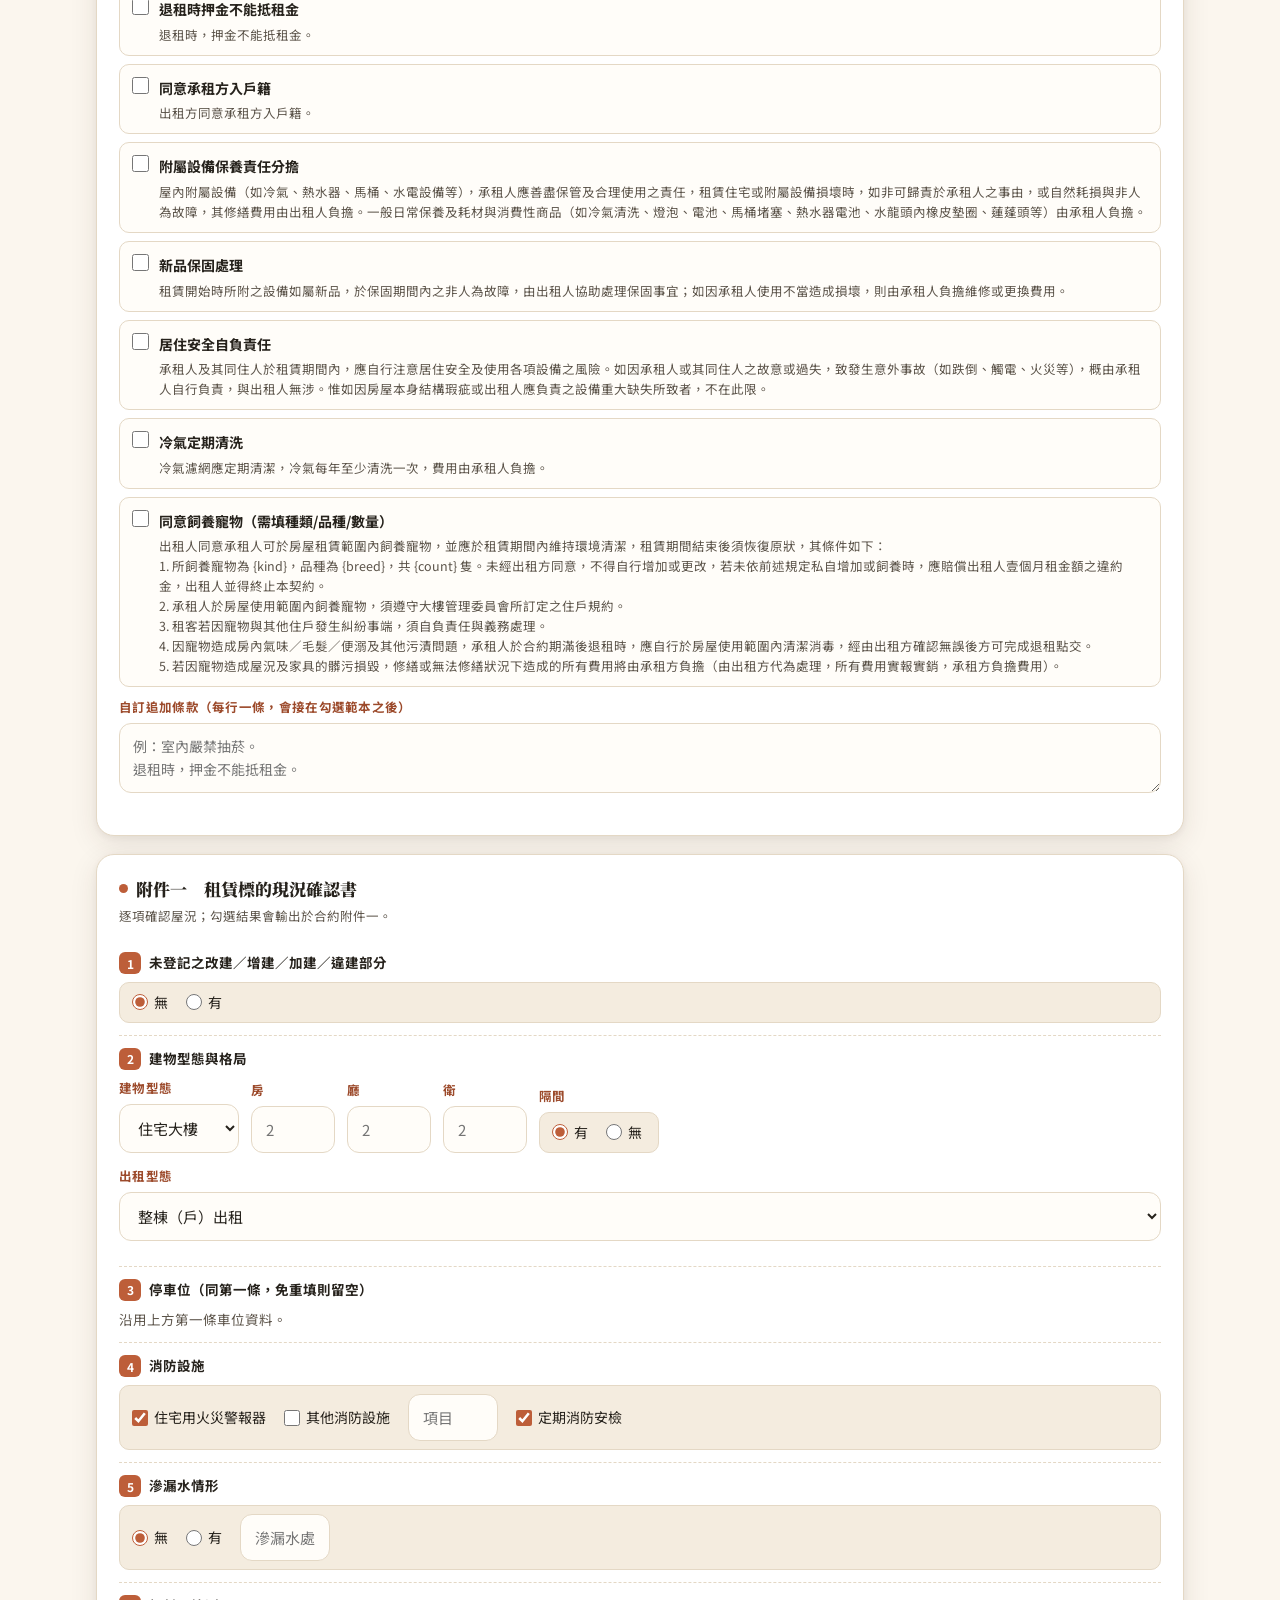
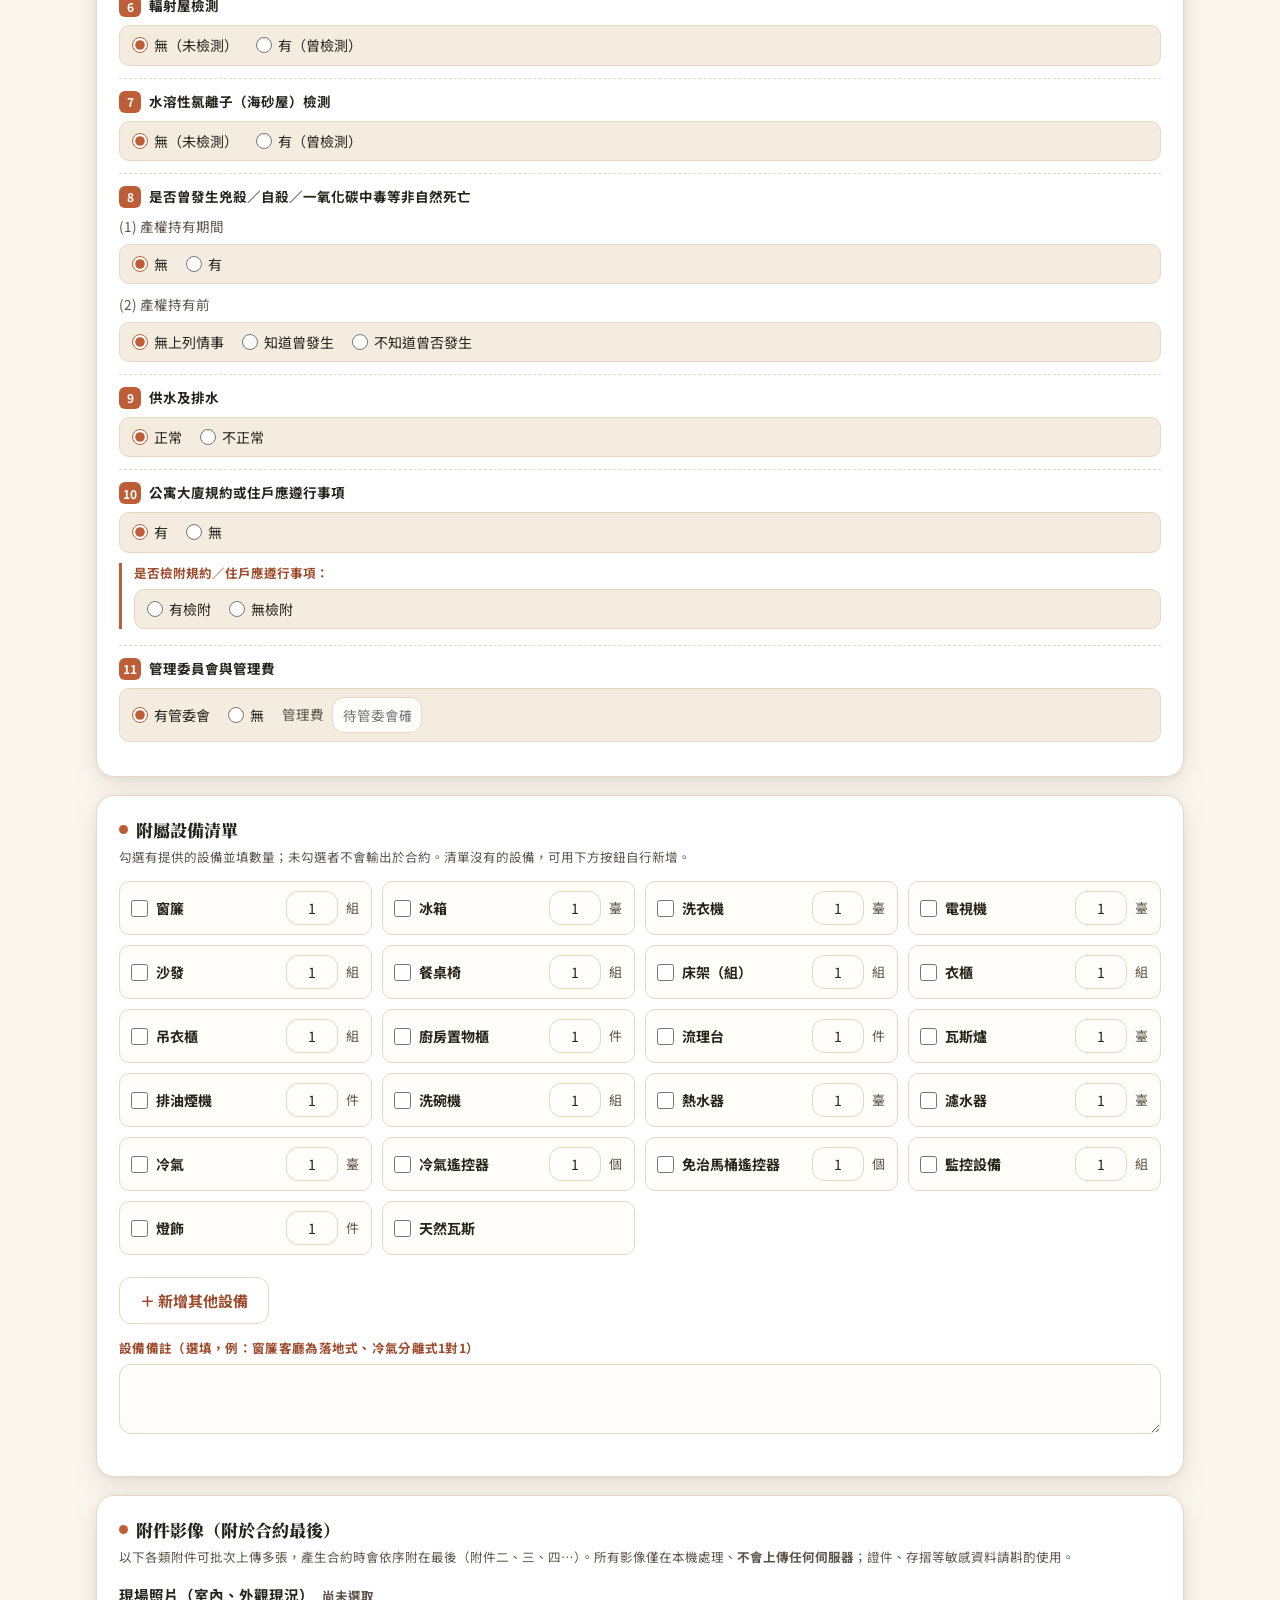
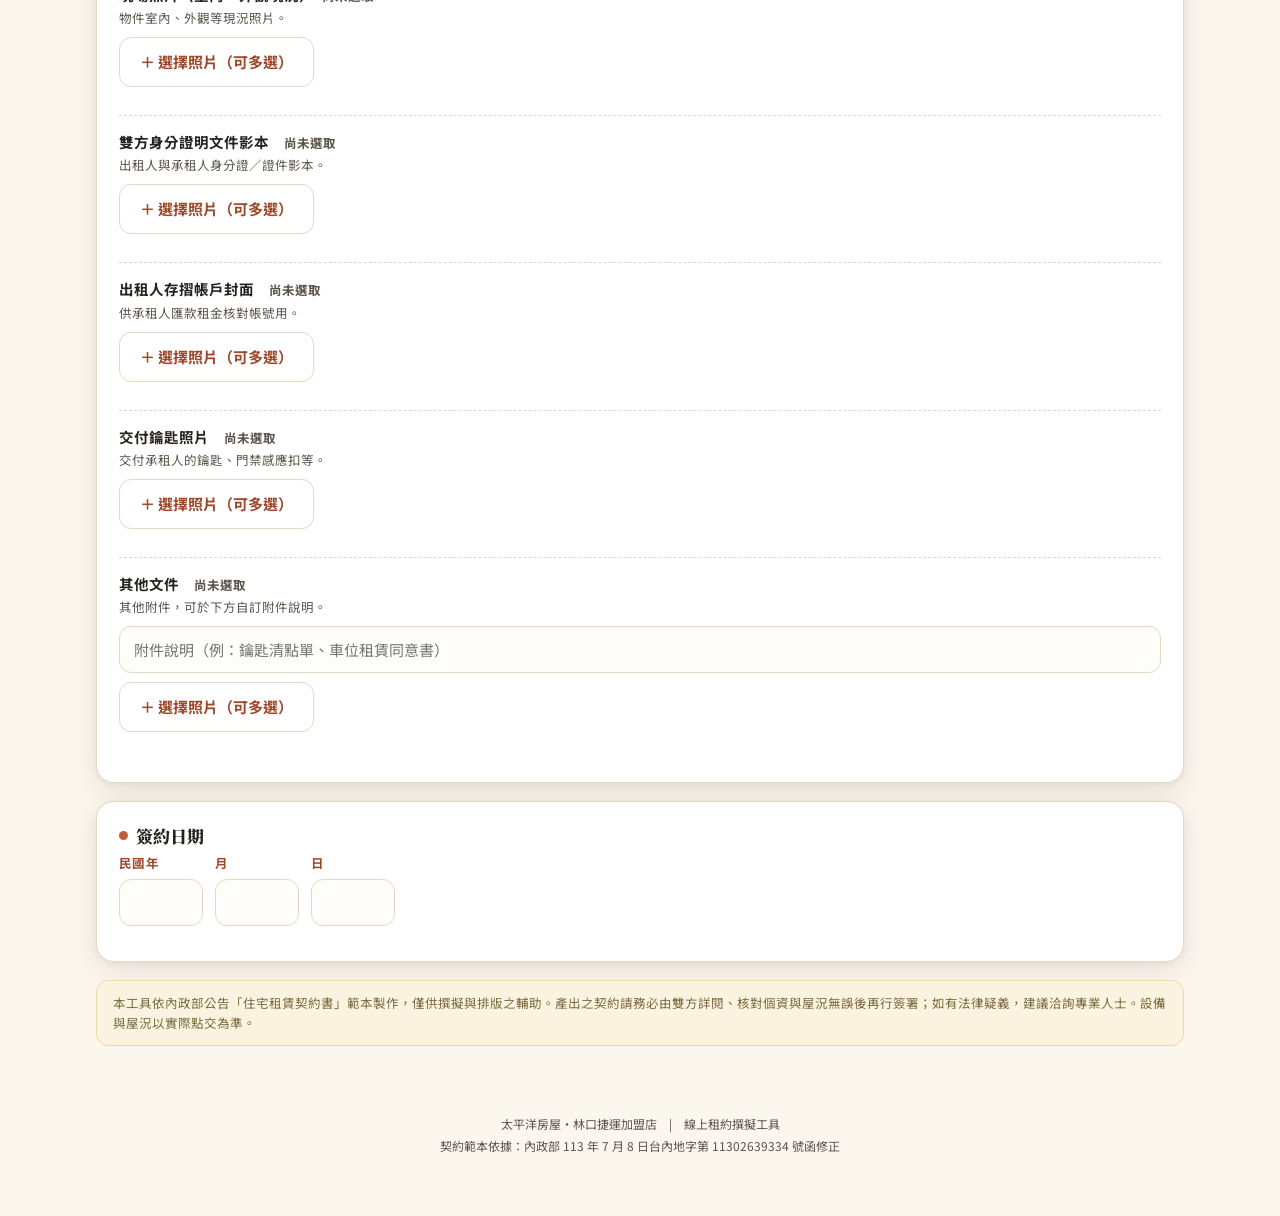
<file: rent/rent.html>
<!DOCTYPE html>
<html lang="zh-Hant">
<head>
<meta charset="UTF-8">
<meta name="viewport" content="width=device-width, initial-scale=1.0">
<title>租約產生器 — 林口置產工具箱</title>
<link rel="preconnect" href="https://fonts.googleapis.com">
<link rel="preconnect" href="https://fonts.gstatic.com" crossorigin>
<link href="https://fonts.googleapis.com/css2?family=Noto+Sans+TC:wght@400;500;700;900&family=Noto+Serif+TC:wght@600;700;900&display=swap" rel="stylesheet">
<link rel="stylesheet" href="../style.css">
<style>
  /* ===== 租約產生器 — 頁面專屬樣式（沿用全站 CSS 變數） ===== */

  /* 區塊卡片內距 */
  .form-panel{padding:20px 22px 22px;margin-bottom:18px}
  .module-title{font-family:var(--serif);font-weight:900;font-size:17px;color:var(--ink);
    margin-bottom:4px;display:flex;align-items:center;gap:8px}
  .module-title .dot{width:9px;height:9px;border-radius:50%;background:var(--clay);flex-shrink:0}
  .module-desc{font-size:12.5px;color:var(--ink-soft);margin-bottom:14px}

  /* 表單列：自動換行的彈性欄位 */
  .row{display:flex;gap:12px;flex-wrap:wrap;align-items:flex-end;margin-bottom:13px}
  .row .field{flex:1 1 200px}
  .field.sm{flex:0 1 120px}
  .field.xs{flex:0 1 84px}
  .field.lg{flex:1 1 100%}
  label.lbl .opt-note{font-weight:400;color:var(--ink-soft)}

  /* 數字輸入去除上下箭頭 */
  input[type=number]{-moz-appearance:textfield}
  input[type=number]::-webkit-outer-spin-button,
  input[type=number]::-webkit-inner-spin-button{-webkit-appearance:none}

  /* 行內選項（radio / checkbox 群組） */
  .opts{display:flex;gap:8px 18px;flex-wrap:wrap;align-items:center;
    padding:11px 14px;background:var(--bg2);border:1px solid var(--line);border-radius:10px}
  .opts.tight{padding:8px 12px}
  .opt{display:inline-flex;align-items:center;gap:6px;cursor:pointer;font-size:14px;color:var(--ink);user-select:none}
  .opt input{width:16px;height:16px;accent-color:var(--clay);cursor:pointer;flex-shrink:0}
  .opts-label{font-size:12.5px;font-weight:700;color:var(--clay-d);margin-right:2px}

  /* 子欄位（在某選項下才出現的補充輸入） */
  .sub{display:flex;gap:8px;align-items:center;flex-wrap:wrap;font-size:13.5px;color:var(--ink-soft)}
  .sub input[type=text],.sub input[type=number]{padding:7px 10px;font-size:13.5px}
  .inline-mini{flex:0 1 90px}

  /* 附屬設備清單格狀排列 */
  .eq-grid{display:grid;grid-template-columns:repeat(auto-fill,minmax(220px,1fr));gap:10px}
  .eq-item{display:flex;align-items:center;gap:8px;padding:9px 11px;background:#FFFDF9;
    border:1.5px solid var(--line);border-radius:10px;transition:.15s}
  .eq-item.on{border-color:var(--clay);background:#FCF4EE}
  .eq-item input[type=checkbox]{width:17px;height:17px;accent-color:var(--clay);cursor:pointer;flex-shrink:0}
  .eq-item .eq-name{font-size:14px;font-weight:700;color:var(--ink);flex:1;cursor:pointer}
  .eq-item .eq-qty{width:52px;padding:6px 8px;text-align:center;font-size:14px}
  .eq-item .eq-unit{font-size:13px;color:var(--ink-soft);min-width:14px}
  /* 自訂設備列：可編輯名稱 / 單位 + 移除鈕 */
  .eq-item .eq-name-input{flex:1;min-width:0;padding:6px 8px;font-size:14px}
  .eq-item .eq-unit-input{width:42px;padding:6px 4px;text-align:center;font-size:13px}
  .eq-item .eq-rm{border:none;background:none;color:var(--ink-soft);font-size:18px;line-height:1;cursor:pointer;padding:0 2px;flex-shrink:0}
  .eq-item .eq-rm:hover{color:var(--clay)}
  .eq-note-row{margin-top:10px}

  /* 多名當事人：每筆一個區塊，第二筆起上方加分隔線 + 移除鈕 */
  .party-row + .party-row{margin-top:8px;padding-top:10px;border-top:1px dashed var(--line)}
  .party-row .party-rm{border:none;background:none;color:var(--ink-soft);font-size:20px;line-height:1;cursor:pointer;padding:0 4px;align-self:center;flex-shrink:0}
  .party-row .party-rm:hover{color:var(--clay)}
  .party-add{margin-top:8px}

  /* 身分證 OCR 上傳辨識區（每位當事人一個） */
  .ocr-zone{display:flex;flex-wrap:wrap;align-items:center;gap:8px 12px;margin-top:8px;
    padding:9px 12px;background:var(--bg2);border:1px dashed var(--clay);border-radius:10px}
  .ocr-btn{cursor:pointer;display:inline-flex;align-items:center;gap:6px;margin:0}
  .ocr-btn.busy{opacity:.55;pointer-events:none}
  .ocr-zone.drag{border-style:solid;border-color:var(--clay);background:#FCF4EE}
  .ocr-status{font-size:12.5px;color:var(--ink-soft)}
  .ocr-status.err{color:var(--clay-d)}
  .ocr-hint{font-size:12px;color:var(--ink-soft);flex-basis:100%}
  .ocr-raw{flex-basis:100%;margin-top:2px;font-size:12px;color:var(--ink-soft)}
  .ocr-raw summary{cursor:pointer}
  .ocr-raw pre{white-space:pre-wrap;word-break:break-all;background:#fff;border:1px solid var(--line);
    border-radius:8px;padding:8px 10px;max-height:160px;overflow:auto;font-family:var(--sans);font-size:11.5px;margin:6px 0 0}
  /* OCR 帶入的欄位以橘底標示，提醒人工核對 */
  input.ocr-filled,select.ocr-filled{background:#FCF4EE;border-color:var(--clay)}

  /* 身分證 OCR：框選範圍視窗（去掉黑邊/條碼/浮水印，大幅提升辨識率） */
  .ocr-crop{position:fixed;inset:0;z-index:1000;display:none;flex-direction:column;
    align-items:center;justify-content:center;gap:14px;background:rgba(20,16,12,.85);padding:16px}
  .ocr-crop.show{display:flex}
  .ocr-crop-head{color:#fff;font-size:13.5px;max-width:860px;text-align:center;line-height:1.7}
  .ocr-crop-stage{position:relative;touch-action:none;background:#000;cursor:crosshair;line-height:0;
    box-shadow:0 10px 36px rgba(0,0,0,.55)}
  .ocr-crop-stage img{display:block;user-select:none;-webkit-user-drag:none;pointer-events:none}
  .ocr-crop-sel{position:absolute;border:2px dashed #fff;background:rgba(255,255,255,.10);
    box-shadow:0 0 0 9999px rgba(0,0,0,.5);pointer-events:none}
  .ocr-crop-actions{display:flex;gap:10px;flex-wrap:wrap;justify-content:center}

  /* 現場照片縮圖牆（表單預覽用） */
  .photo-grid{display:grid;grid-template-columns:repeat(auto-fill,minmax(120px,1fr));gap:10px;margin-top:14px}
  .photo-thumb{position:relative;border:1.5px solid var(--line);border-radius:10px;overflow:hidden;background:#FFFDF9}
  .photo-thumb img{width:100%;height:110px;object-fit:cover;display:block}
  .photo-thumb .rm{position:absolute;top:5px;right:5px;width:22px;height:22px;border:none;border-radius:50%;
    background:rgba(0,0,0,.55);color:#fff;font-size:15px;line-height:22px;text-align:center;cursor:pointer;padding:0}
  .photo-thumb .rm:hover{background:rgba(0,0,0,.8)}
  /* 縮圖左上：單張旋轉鈕（與右上的移除鈕對稱） */
  .photo-thumb .rot{position:absolute;top:5px;left:5px;width:22px;height:22px;border:none;border-radius:50%;
    background:rgba(0,0,0,.55);color:#fff;font-size:14px;line-height:22px;text-align:center;cursor:pointer;padding:0}
  .photo-thumb .rot:hover{background:rgba(0,0,0,.8)}
  /* 縮圖左下：目前順序序號（拖曳排序後即時更新） */
  .photo-thumb .ord{position:absolute;bottom:5px;left:5px;background:rgba(0,0,0,.55);color:#fff;font-size:11px;
    line-height:1;padding:2px 6px;border-radius:8px;pointer-events:none}
  /* 可拖曳排序：游標提示 + 拖曳中半透明 */
  .photo-thumb{cursor:grab}
  .photo-thumb.dragging{opacity:.4;cursor:grabbing}
  /* 縮圖右下：左右移動鈕（手機點按調整順序，桌機亦可用） */
  .photo-thumb .mv{position:absolute;bottom:5px;right:5px;display:flex;gap:4px}
  .photo-thumb .mv button{width:26px;height:26px;border:none;border-radius:7px;background:rgba(0,0,0,.55);
    color:#fff;font-size:16px;line-height:26px;text-align:center;cursor:pointer;padding:0}
  .photo-thumb .mv button:hover{background:rgba(0,0,0,.8)}
  .photo-thumb .mv button:disabled{opacity:.3;cursor:default}

  /* 附件分類小區塊（現場照片／證件／存摺／鑰匙／其他） */
  .attach-group{padding:14px 0;border-top:1px dashed var(--line)}
  .attach-group:first-child{border-top:none;padding-top:2px}
  .attach-group .attach-head{font-weight:700;color:var(--ink);margin-bottom:2px;font-size:14.5px}
  .attach-group .attach-sub{font-size:12.5px;color:var(--ink-soft);margin-bottom:9px}

  /* 特約事項範本勾選 */
  .term-item{display:flex;gap:10px;align-items:flex-start;padding:10px 12px;border:1px solid var(--line);
    border-radius:10px;margin-bottom:8px;background:#FFFDF9}
  .term-item input[type=checkbox]{width:17px;height:17px;accent-color:var(--clay);cursor:pointer;margin-top:2px;flex-shrink:0}
  .term-item .term-body{flex:1}
  .term-item .term-label{font-size:14px;font-weight:700;color:var(--ink);cursor:pointer}
  .term-item .term-text{font-size:12.5px;color:var(--ink-soft);margin-top:3px;line-height:1.6;white-space:pre-wrap}
  #petFields{display:none;gap:8px;margin-top:8px;flex-wrap:wrap}
  #petFields.show{display:flex}
  textarea{width:100%;padding:11px 13px;border:1.5px solid var(--line);border-radius:12px;
    font-family:var(--sans);font-size:14px;background:#FFFDF9;color:var(--ink);outline:none;resize:vertical;min-height:70px;line-height:1.6}
  textarea:focus{border-color:var(--clay);box-shadow:0 0 0 3px rgba(189,94,57,.14)}

  /* 現況確認書項次 */
  .conf-item{padding:12px 0;border-bottom:1px dashed var(--line)}
  .conf-item:last-child{border-bottom:none}
  .conf-q{font-size:13.5px;font-weight:700;color:var(--ink);margin-bottom:8px}
  .conf-q .num{display:inline-flex;align-items:center;justify-content:center;width:22px;height:22px;
    background:var(--clay);color:#fff;border-radius:6px;font-size:12px;margin-right:8px}
  /* 選「有／不正常」才展開的後續處理選項 */
  .conf-sub{display:none;margin-top:10px;padding-left:12px;border-left:3px solid var(--clay)}
  .conf-sub.show{display:block}
  .conf-sub .sub-label{display:block;font-size:12.5px;font-weight:700;color:var(--clay-d);margin:2px 0 6px}
  .conf-sub .opts{margin-bottom:4px}

  /* 操作列（黏在底部，方便隨時產生） */
  .action-bar{position:sticky;bottom:0;z-index:50;display:flex;gap:10px;flex-wrap:wrap;justify-content:center;
    padding:14px;margin:18px -16px -60px;background:linear-gradient(to top,var(--bg) 70%,transparent);}
  .action-bar .btn{flex:0 1 auto;box-shadow:var(--shadow)}

  /* ====== 合約輸出（預覽 / 列印 / 匯出共用） ====== */
  #contract{display:none}
  #contract.show{display:block}
  .contract-doc{background:#fff;max-width:820px;margin:18px auto;padding:48px 54px;
    border:1px solid var(--line);border-radius:8px;box-shadow:var(--shadow);
    font-family:"標楷體","DFKai-SB",var(--serif);color:#1a1a1a;font-size:15px;line-height:1.85}
  .contract-doc h1.ct-title{text-align:center;font-size:22px;font-weight:900;letter-spacing:4px;margin:6px 0 18px}
  .contract-doc .ct-rev{text-align:right;font-size:12px;color:#555;margin-bottom:4px}
  .contract-doc .ct-clause{font-weight:700;font-size:16px;margin:16px 0 6px}
  .contract-doc p{margin:3px 0;text-align:justify}
  /* 條文縮排改用 margin-left（而非 padding-left），讓「懸掛縮排」可用 inline 樣式覆寫 */
  .contract-doc .ind{margin-left:1.6em}
  .contract-doc .ind2{margin-left:3em}
  .contract-doc .fv{font-weight:700;color:#000;border-bottom:1px solid #000;padding:0 4px}
  .contract-doc .bl{display:inline-block;border-bottom:1px solid #000;min-width:3em;height:1.1em;vertical-align:bottom}
  .contract-doc .sig-block{margin-top:14px;line-height:2.2}
  .contract-doc table.conf{width:100%;border-collapse:collapse;margin-top:8px;font-size:13.5px}
  .contract-doc table.conf td{border:1px solid #333;padding:7px 9px;vertical-align:top}
  .contract-doc table.conf td.idx{width:36px;text-align:center;font-weight:700}
  .contract-doc table.conf td.note{width:30%;font-size:11.5px;color:#444;line-height:1.55}
  /* 第 12 項附屬設備：雙欄無框內表 */
  .contract-doc table.eq-inner{width:100%;border-collapse:collapse;margin-top:4px}
  .contract-doc table.eq-inner td{border:none;padding:2px 6px;font-size:13.5px;width:50%;vertical-align:top}
  .contract-doc .pgbreak{page-break-before:always;break-before:page}
  /* 螢幕預覽：標出分頁位置（列印 / 存 PDF 時不顯示這條虛線，實際會另起一頁）。 */
  @media screen{
    .contract-doc .pgbreak{margin:30px 0 4px;border-top:2px dashed #d8c7a8;position:relative}
    .contract-doc .pgbreak::after{content:"以下另起一頁";position:absolute;top:-9px;left:50%;transform:translateX(-50%);
      background:#fff;padding:0 12px;font-size:11px;color:#b08a5a;letter-spacing:2px}
  }
  .contract-doc .eq-out{column-count:2;column-gap:30px;font-size:14px}
  .contract-doc .attach-title{text-align:center;font-size:18px;font-weight:900;letter-spacing:2px;margin:6px 0 12px}
  /* 附件二 現場照片：雙欄 */
  .contract-doc table.photo-out{width:100%;border-collapse:collapse}
  .contract-doc table.photo-out td{width:50%;padding:6px;vertical-align:top;border:none}
  .contract-doc table.photo-out img{width:100%;display:block;border:1px solid #ccc}
  .contract-doc .photo-cap{font-size:12px;text-align:center;margin-top:4px;color:#333}

  /* ====== 手機版合約預覽優化（僅縮放螢幕預覽，不影響列印 / 桌機） ====== */
  @media (max-width:600px){
    /* 合約紙張：縮小左右留白與字級，避免在手機上需要左右捲動 */
    .contract-doc{margin:14px 0;padding:24px 18px;font-size:13.5px;line-height:1.7;border-radius:6px}
    /* 第一頁大標題（內嵌 42pt）縮到不溢出畫面 */
    .contract-doc h1.ct-title{font-size:30px !important;letter-spacing:2px;margin-top:1.6cm !important}
    .contract-doc .ct-clause{font-size:14.5px}
    /* 條文縮排在窄螢幕收斂一點，留更多文字寬度 */
    .contract-doc .ind{margin-left:1.1em}
    .contract-doc .ind2{margin-left:2em}
    /* 附屬設備雙欄、現場照片雙欄 → 改單欄，手機才看得清楚 */
    .contract-doc .eq-out{column-count:1}
    .contract-doc table.photo-out td{display:block;width:100%}
    /* 現況確認書表格：縮小字級與內距，整列才放得下 */
    .contract-doc table.conf{font-size:12px}
    .contract-doc table.conf td{padding:5px 6px}
    .contract-doc table.conf td.idx{width:26px}
    .contract-doc table.conf td.note{font-size:10.5px}
  }

  /* 列印：只留合約，其餘隱藏 */
  @media print{
    .site-nav,.hero,#formArea,.action-bar,footer,.print-tip,.toast{display:none !important}
    #contract{display:block !important}
    /* 手機「存成 PDF」會強制印出背景色，全站米色底（--bg）會在白色合約卡片周圍形成像邊框的色塊；
       桌機列印預設不印背景故無此問題。強制白底＋移除卡片陰影/邊框，讓留白區與白卡融為一體。 */
    html,body{background:#fff !important}
    .contract-doc{box-shadow:none !important;border:none !important;border-radius:0 !important;
      margin:0 !important;max-width:none !important;padding:0 !important;background:#fff !important}
    @page{size:A4;margin:1.8cm 1.6cm}
  }
</style>
</head>
<body>

<!-- 全站導覽列 -->
<nav class="site-nav">
  <div class="nav-inner">
    <a href="../home.html" class="nav-logo">林口置產工具箱</a>
    <div class="nav-links">
      <a href="../index.html">學區快查</a>
      <a href="../bus.html">公車路線</a>
      <a href="../mortgage.html">房貸試算</a>
      <a href="rent.html" class="active">租約產生器</a>
    </div>
  </div>
</nav>

<div class="wrap">

  <header class="hero">
    <div>
      <span class="badge">住宅租賃契約</span>
      <h1>租約<span class="mk">產生器</span></h1>
      <p>依內政部公告「住宅租賃契約書」範本，填好欄位即可產生完整合約，列印 PDF 或匯出 Word，免再逐份改檔。</p>
    </div>
    <div class="yr">
      <span class="yr-biz">太平洋房屋 · 林口捷運加盟店</span><span class="yr-nm">李天夏 · 温美慈</span>
    </div>
  </header>

  <!-- ============ 表單區 ============ -->
  <div id="formArea">

    <!-- 0. 契約審閱 -->
    <section class="panel form-panel">
      <div class="module-title"><span class="dot"></span>契約基本資訊</div>
      <div class="module-desc">審閱權與當事人身分。</div>
      <div class="row">
        <div class="field sm"><label class="lbl">審閱日期（民國年）</label><input type="text" id="revY" placeholder="115"></div>
        <div class="field xs"><label class="lbl">月</label><input type="text" id="revM" placeholder="05"></div>
        <div class="field xs"><label class="lbl">日</label><input type="text" id="revD" placeholder="03"></div>
        <div class="field xs"><label class="lbl">攜回審閱（日）</label><input type="text" id="revDays" value="3"></div>
      </div>
      <div class="row">
        <div class="field lg">
          <label class="lbl">出租人身分</label>
          <div class="opts tight">
            <label class="opt"><input type="radio" name="ownerType" value="所有權人" checked>所有權人</label>
            <label class="opt"><input type="radio" name="ownerType" value="轉租人">轉租人（須提示原所有權人同意轉租證明）</label>
          </div>
        </div>
      </div>
    </section>

    <!-- 1. 當事人 -->
    <section class="panel form-panel">
      <div class="module-title"><span class="dot"></span>當事人</div>
      <div class="module-desc">出租人與承租人基本資料。每位下方可<strong>上傳／拍攝身分證</strong>自動帶入姓名、身分證字號、戶籍地址（影像僅在本機辨識、不上傳，結果為草稿須核對）。共有人或多名承租人請按「＋新增」加列。</div>

      <label class="lbl" style="color:var(--teal-d);font-size:13.5px">出租人（甲方）</label>
      <div id="lessorList"></div>
      <button type="button" class="btn ghost sm party-add" onclick="addParty('lessor')">＋ 新增出租人</button>

      <label class="lbl" style="color:var(--teal-d);font-size:13.5px;margin-top:10px">承租人（乙方）</label>
      <div id="lesseeList"></div>
      <button type="button" class="btn ghost sm party-add" onclick="addParty('lessee')">＋ 新增承租人</button>
    </section>

    <!-- 2. 租賃標的（第一條） -->
    <section class="panel form-panel">
      <div class="module-title"><span class="dot"></span>租賃標的（第一條）</div>
      <div class="module-desc">物件門牌、建號、面積、車位。可<strong>上傳電傳／謄本</strong>自動帶入段、地號、建號、門牌、樓層、面積、共有部分（影像僅在本機辨識、不上傳，結果為草稿須核對）。</div>
      <div class="ocr-zone" id="deedZone" ondragover="ocrDragOver(event,this)" ondragleave="ocrDragLeave(this)" ondrop="deedDrop(event,this)">
        <label class="btn ghost sm ocr-btn">📄 上傳電傳／謄本（PDF 或截圖）
          <input type="file" accept="application/pdf,image/*" multiple style="display:none" onchange="scanDeed(event)">
        </label>
        <span class="ocr-status" id="ocrst_deed"></span>
        <span class="ocr-hint"><strong>電子謄本 PDF</strong> 直接讀取文字（最準、免辨識）；掃描 PDF 或截圖照片則走影像辨識。電腦可<strong>把檔案直接拖曳到此區</strong>；手機可上傳檔案或相簿截圖（圖片會請你<strong>框選範圍</strong>）。截圖可<strong>一次選多張</strong>（例如標示部一張、所有權部一張補齊持分），會逐張框選後合併辨識。首次辨識影像需下載中文模型。</span>
        <details class="ocr-raw" id="ocrraw_deed" style="display:none"><summary>辨識／抽取原文（核對 / 手動複製用）</summary><pre></pre></details>
      </div>
      <div class="row">
        <div class="field lg"><label class="lbl">門牌</label><input type="text" id="addr" placeholder="新北市林口區○○路○號○樓"></div>
      </div>
      <div class="row">
        <div class="field"><label class="lbl">基地坐落（段）</label><input type="text" id="landSeg" placeholder="○○ 段"></div>
        <div class="field"><label class="lbl">地號</label><input type="text" id="landNo" placeholder="0000-0000"></div>
      </div>
      <div class="row">
        <div class="field sm"><label class="lbl">專有部分建號</label><input type="text" id="exclNo"></div>
        <div class="field sm"><label class="lbl">權利範圍</label><input type="text" id="exclShare" placeholder="1/1"></div>
        <div class="field sm"><label class="lbl">面積共計（㎡）</label><input type="text" id="exclArea"></div>
      </div>
      <div class="row">
        <div class="field sm"><label class="lbl">主建物 樓層</label><input type="text" id="mainFloor"></div>
        <div class="field sm"><label class="lbl">主建物面積（㎡）</label><input type="text" id="mainArea"></div>
      </div>
      <div id="subList"></div>
      <button type="button" class="btn ghost sm" style="margin-top:6px" onclick="addSubRow()">＋ 新增附屬建物（陽台／雨遮…）</button>
      <div id="commonList"></div>
      <button type="button" class="btn ghost sm" style="margin-top:6px" onclick="addCommonRow()">＋ 新增共有部分建號</button>

      <div class="row"><div class="field lg">
        <label class="lbl">車位</label>
        <div class="opts">
          <label class="opt"><input type="radio" name="hasPark" value="有" checked onchange="togglePark()">有</label>
          <label class="opt"><input type="radio" name="hasPark" value="無" onchange="togglePark()">無</label>
          <span class="sub" id="parkCnt">汽車<input type="text" id="carCnt" class="inline-mini" placeholder="1">個、機車<input type="text" id="motoCnt" class="inline-mini" placeholder="">個</span>
        </div>
      </div></div>
      <div class="row" id="parkDetail">
        <div class="field sm"><label class="lbl">汽車位 地下層</label><input type="text" id="carFloor"></div>
        <div class="field sm"><label class="lbl">型式</label>
          <div class="opts tight"><label class="opt"><input type="radio" name="carType" value="平面式" checked>平面</label><label class="opt"><input type="radio" name="carType" value="機械式">機械</label></div>
        </div>
        <div class="field sm"><label class="lbl">編號</label><input type="text" id="carSpotNo"></div>
        <div class="field sm"><label class="lbl">使用時間</label>
          <div class="opts tight"><label class="opt"><input type="radio" name="carTime" value="全日" checked>全日</label><label class="opt"><input type="radio" name="carTime" value="日間">日</label><label class="opt"><input type="radio" name="carTime" value="夜間">夜</label></div>
        </div>
      </div>

      <div class="row">
        <div class="field"><label class="lbl">他項權利</label>
          <div class="opts tight"><label class="opt"><input type="radio" name="otherRight" value="無" checked>無</label><label class="opt"><input type="radio" name="otherRight" value="有">有</label><input type="text" id="otherRightKind" class="inline-mini" placeholder="種類"></div>
        </div>
        <div class="field"><label class="lbl">查封登記</label>
          <div class="opts tight"><label class="opt"><input type="radio" name="seizure" value="無" checked>無</label><label class="opt"><input type="radio" name="seizure" value="有">有</label></div>
        </div>
      </div>
      <div class="row"><div class="field lg"><label class="lbl">租賃範圍</label>
        <div class="opts tight"><label class="opt"><input type="radio" name="scope" value="全部" checked>全部</label><label class="opt"><input type="radio" name="scope" value="部分">部分</label><span class="sub">第<input type="text" id="scopeFloor" class="inline-mini">層、面積<input type="text" id="scopeArea" class="inline-mini">㎡</span></div>
      </div></div>
    </section>

    <!-- 3. 租期 / 租金 / 押金 -->
    <section class="panel form-panel">
      <div class="module-title"><span class="dot"></span>租期・租金・押金（第二～四條）</div>
      <label class="lbl">租賃期間</label>
      <div class="row">
        <div class="field xs"><label class="lbl">起 民國年</label><input type="text" id="startY"></div>
        <div class="field xs"><label class="lbl">月</label><input type="text" id="startM"></div>
        <div class="field xs"><label class="lbl">日</label><input type="text" id="startD"></div>
        <div class="field xs"><label class="lbl">迄 民國年</label><input type="text" id="endY"></div>
        <div class="field xs"><label class="lbl">月</label><input type="text" id="endM"></div>
        <div class="field xs"><label class="lbl">日</label><input type="text" id="endD"></div>
      </div>
      <div class="row">
        <div class="field sm"><label class="lbl">每月租金（元）</label><input type="text" id="rent" placeholder="33,000"></div>
        <div class="field xs"><label class="lbl">每期繳（月）</label><input type="text" id="rentPer" placeholder="1"></div>
        <div class="field xs"><label class="lbl">每月幾日前付</label><input type="text" id="rentDay"></div>
      </div>
      <div class="row"><div class="field lg"><label class="lbl">租金支付方式</label>
        <div class="opts">
          <label class="opt"><input type="radio" name="payWay" value="現金" onchange="togglePay()">現金繳付</label>
          <label class="opt"><input type="radio" name="payWay" value="轉帳" checked onchange="togglePay()">轉帳繳付</label>
        </div>
      </div></div>
      <div class="row" id="payBank">
        <div class="field"><label class="lbl">金融機構</label><input type="text" id="bankName" placeholder="○○銀行-○○分行(代碼)"></div>
        <div class="field sm"><label class="lbl">戶名</label><input type="text" id="bankAcctName"></div>
        <div class="field"><label class="lbl">帳號</label><input type="text" id="bankAcctNo"></div>
      </div>
      <label class="lbl" style="margin-top:6px">押金</label>
      <div class="row">
        <div class="field xs"><label class="lbl">幾個月租金</label><input type="text" id="depMonths" placeholder="2"></div>
        <div class="field sm"><label class="lbl">押金金額（元）</label><input type="text" id="depAmount" placeholder="66,000"></div>
        <div class="field" style="display:flex;align-items:flex-end"><span class="hint" style="margin:0">※ 最高不得超過二個月租金總額</span></div>
      </div>
    </section>

    <!-- 4. 費用負擔（第五～六條） -->
    <section class="panel form-panel">
      <div class="module-title"><span class="dot"></span>費用負擔（第五條）</div>
      <div class="module-desc">各項費用由出租人或承租人負擔。</div>
      <div id="feeRows"></div>
      <div class="row" style="margin-top:6px">
        <div class="field sm"><label class="lbl">公證費金額（元）</label><input type="text" id="notaryFeeAmount" placeholder="（選填）"></div>
        <div class="field lg"><label class="lbl">公證費負擔（第六條）</label>
        <div class="opts tight">
          <label class="opt"><input type="radio" name="notaryFee" value="出租人負擔">出租人</label>
          <label class="opt"><input type="radio" name="notaryFee" value="承租人負擔">承租人</label>
          <label class="opt"><input type="radio" name="notaryFee" value="租賃雙方平均負擔" checked>雙方平均</label>
          <label class="opt"><input type="radio" name="notaryFee" value="其他">其他</label>
          <input type="text" id="notaryFeeOther" class="inline-mini" placeholder="其他內容">
        </div>
      </div></div>
    </section>

    <!-- 5. 其他約定 -->
    <section class="panel form-panel">
      <div class="module-title"><span class="dot"></span>其他約定</div>
      <div class="row"><div class="field lg"><label class="lbl">室內裝修返還（第九條）</label>
        <div class="opts tight">
          <label class="opt"><input type="radio" name="restore" value="負責回復原狀" checked>回復原狀</label>
          <label class="opt"><input type="radio" name="restore" value="現況返還">現況返還</label>
          <label class="opt"><input type="radio" name="restore" value="其他">其他</label>
        </div>
      </div></div>
      <div class="row"><div class="field lg"><label class="lbl">任意終止租約（第十三條）</label>
        <div class="opts tight">
          <label class="opt"><input type="radio" name="earlyEnd" value="得">得任意終止</label>
          <label class="opt"><input type="radio" name="earlyEnd" value="不得" checked>不得任意終止</label>
        </div>
      </div></div>
      <div class="row"><div class="field lg"><label class="lbl">通知方式（第十九條）</label>
        <div class="opts tight">
          <label class="opt"><input type="checkbox" id="ntEmail">電子郵件</label>
          <input type="text" id="ntEmailAddr" class="inline-mini" placeholder="信箱">
          <label class="opt"><input type="checkbox" id="ntSms">手機簡訊</label>
          <label class="opt"><input type="checkbox" id="ntIm" checked>即時通訊軟體</label>
        </div>
      </div></div>
      <div class="row"><div class="field lg"><label class="lbl">公證（第二十一條）</label>
        <div class="opts tight">
          <label class="opt"><input type="radio" name="notary" value="同意" checked>同意辦理公證</label>
          <label class="opt"><input type="radio" name="notary" value="不同意">不同意辦理公證</label>
        </div>
      </div></div>
    </section>

    <!-- 6. 特別約定事項（第二十三條） -->
    <section class="panel form-panel">
      <div class="module-title"><span class="dot"></span>特別約定事項（第二十三條）</div>
      <div class="module-desc">勾選常用範本，或於下方自由追加。</div>
      <div id="termList"></div>
      <div id="petFields">
        <div class="field sm"><label class="lbl">寵物種類</label><input type="text" id="petKind" placeholder="狗"></div>
        <div class="field sm"><label class="lbl">品種</label><input type="text" id="petBreed" placeholder="柴犬"></div>
        <div class="field xs"><label class="lbl">數量（隻）</label><input type="text" id="petCount" placeholder="1"></div>
      </div>
      <div class="row eq-note-row"><div class="field lg">
        <label class="lbl">自訂追加條款（每行一條，會接在勾選範本之後）</label>
        <textarea id="customTerms" placeholder="例：室內嚴禁抽菸。&#10;退租時，押金不能抵租金。"></textarea>
      </div></div>
    </section>

    <!-- 7. 附件一 現況確認書 -->
    <section class="panel form-panel">
      <div class="module-title"><span class="dot"></span>附件一　租賃標的現況確認書</div>
      <div class="module-desc">逐項確認屋況；勾選結果會輸出於合約附件一。</div>

      <div class="conf-item">
        <div class="conf-q"><span class="num">1</span>未登記之改建／增建／加建／違建部分</div>
        <div class="opts tight"><label class="opt"><input type="radio" name="c1" value="無" checked>無</label><label class="opt"><input type="radio" name="c1" value="有">有</label></div>
      </div>
      <div class="conf-item">
        <div class="conf-q"><span class="num">2</span>建物型態與格局</div>
        <div class="row">
          <div class="field sm"><label class="lbl">建物型態</label>
            <select id="bldType"></select></div>
          <div class="field xs"><label class="lbl">房</label><input type="text" id="rmRoom" placeholder="2"></div>
          <div class="field xs"><label class="lbl">廳</label><input type="text" id="rmHall" placeholder="2"></div>
          <div class="field xs"><label class="lbl">衛</label><input type="text" id="rmBath" placeholder="2"></div>
          <div class="field sm"><label class="lbl">隔間</label>
            <div class="opts tight"><label class="opt"><input type="radio" name="partition" value="有" checked>有</label><label class="opt"><input type="radio" name="partition" value="無">無</label></div>
          </div>
        </div>
        <div class="row"><div class="field"><label class="lbl">出租型態</label><select id="rentType"></select></div></div>
      </div>
      <div class="conf-item">
        <div class="conf-q"><span class="num">3</span>停車位（同第一條，免重填則留空）</div>
        <div class="sub">沿用上方第一條車位資料。</div>
      </div>
      <div class="conf-item">
        <div class="conf-q"><span class="num">4</span>消防設施</div>
        <div class="opts tight">
          <label class="opt"><input type="checkbox" id="fireAlarm" checked>住宅用火災警報器</label>
          <label class="opt"><input type="checkbox" id="fireOther">其他消防設施</label>
          <input type="text" id="fireOtherItem" class="inline-mini" placeholder="項目">
          <label class="opt"><input type="checkbox" id="fireCheck" checked>定期消防安檢</label>
        </div>
      </div>
      <div class="conf-item">
        <div class="conf-q"><span class="num">5</span>滲漏水情形</div>
        <div class="opts tight"><label class="opt"><input type="radio" name="leak" value="無" checked onchange="toggleConf()">無</label><label class="opt"><input type="radio" name="leak" value="有" onchange="toggleConf()">有</label><input type="text" id="leakWhere" class="inline-mini" placeholder="滲漏水處所"></div>
        <div class="conf-sub" id="leakSub">
          <span class="sub-label">滲漏水處之處理：</span>
          <div class="opts tight">
            <label class="opt"><input type="radio" name="leakFix" value="出租人修繕後交屋">由出租人修繕後交屋</label>
            <label class="opt"><input type="radio" name="leakFix" value="承租人修繕">由承租人修繕</label>
            <label class="opt"><input type="radio" name="leakFix" value="現況交屋">以現況交屋</label>
            <label class="opt"><input type="radio" name="leakFix" value="其他">其他</label>
            <input type="text" id="leakFixOther" class="inline-mini" placeholder="其他處理">
          </div>
        </div>
      </div>
      <div class="conf-item">
        <div class="conf-q"><span class="num">6</span>輻射屋檢測</div>
        <div class="opts tight"><label class="opt"><input type="radio" name="radiation" value="無" checked onchange="toggleConf()">無（未檢測）</label><label class="opt"><input type="radio" name="radiation" value="有" onchange="toggleConf()">有（曾檢測）</label></div>
        <div class="conf-sub" id="radSub">
          <span class="sub-label">檢測結果（請檢附檢測證明文件）：</span>
          <div class="opts tight">
            <label class="opt"><input type="radio" name="radResult" value="無">無輻射異常</label>
            <label class="opt"><input type="radio" name="radResult" value="有">有輻射異常</label>
          </div>
          <span class="sub-label" style="margin-top:8px">若有異常之處理：</span>
          <div class="opts tight">
            <label class="opt"><input type="radio" name="radFix" value="出租人改善後交屋">由出租人改善後交屋</label>
            <label class="opt"><input type="radio" name="radFix" value="承租人改善">由承租人改善</label>
            <label class="opt"><input type="radio" name="radFix" value="現況交屋">以現況交屋</label>
            <label class="opt"><input type="radio" name="radFix" value="其他">其他</label>
            <input type="text" id="radFixOther" class="inline-mini" placeholder="其他處理">
          </div>
        </div>
      </div>
      <div class="conf-item">
        <div class="conf-q"><span class="num">7</span>水溶性氯離子（海砂屋）檢測</div>
        <div class="opts tight"><label class="opt"><input type="radio" name="chloride" value="無" checked onchange="toggleConf()">無（未檢測）</label><label class="opt"><input type="radio" name="chloride" value="有" onchange="toggleConf()">有（曾檢測）</label></div>
        <div class="conf-sub" id="chlSub">
          <div class="sub"><span class="sub-label" style="display:inline;margin:0">檢測結果：</span><input type="text" id="chlResultText" class="inline-mini" placeholder="如 0.15 ㎏/m³" style="flex:0 1 160px"></div>
          <span class="sub-label" style="margin-top:8px">是否超過容許值：</span>
          <div class="opts tight">
            <label class="opt"><input type="radio" name="chlOver" value="無">無超過</label>
            <label class="opt"><input type="radio" name="chlOver" value="有">有超過</label>
          </div>
          <span class="sub-label" style="margin-top:8px">若有超過之處理：</span>
          <div class="opts tight">
            <label class="opt"><input type="radio" name="chlFix" value="出租人修繕後交屋">由出租人修繕後交屋</label>
            <label class="opt"><input type="radio" name="chlFix" value="承租人修繕">由承租人修繕</label>
            <label class="opt"><input type="radio" name="chlFix" value="現況交屋">以現況交屋</label>
            <label class="opt"><input type="radio" name="chlFix" value="其他">其他</label>
            <input type="text" id="chlFixOther" class="inline-mini" placeholder="其他處理">
          </div>
        </div>
      </div>
      <div class="conf-item">
        <div class="conf-q"><span class="num">8</span>是否曾發生兇殺／自殺／一氧化碳中毒等非自然死亡</div>
        <div class="sub" style="margin-bottom:6px">(1) 產權持有期間</div>
        <div class="opts tight"><label class="opt"><input type="radio" name="death" value="無" checked>無</label><label class="opt"><input type="radio" name="death" value="有">有</label></div>
        <div class="sub" style="margin:10px 0 6px">(2) 產權持有前</div>
        <div class="opts tight">
          <label class="opt"><input type="radio" name="deathBefore" value="無" checked>無上列情事</label>
          <label class="opt"><input type="radio" name="deathBefore" value="知道">知道曾發生</label>
          <label class="opt"><input type="radio" name="deathBefore" value="不知道">不知道曾否發生</label>
        </div>
      </div>
      <div class="conf-item">
        <div class="conf-q"><span class="num">9</span>供水及排水</div>
        <div class="opts tight"><label class="opt"><input type="radio" name="water" value="正常" checked onchange="toggleConf()">正常</label><label class="opt"><input type="radio" name="water" value="不正常" onchange="toggleConf()">不正常</label></div>
        <div class="conf-sub" id="waterSub">
          <span class="sub-label">若不正常之處理：</span>
          <div class="opts tight">
            <label class="opt"><input type="radio" name="waterFix" value="出租人修繕後交屋">由出租人修繕後交屋</label>
            <label class="opt"><input type="radio" name="waterFix" value="承租人修繕">由承租人修繕</label>
            <label class="opt"><input type="radio" name="waterFix" value="現況交屋">以現況交屋</label>
            <label class="opt"><input type="radio" name="waterFix" value="其他">其他</label>
            <input type="text" id="waterFixOther" class="inline-mini" placeholder="其他處理">
          </div>
        </div>
      </div>
      <div class="conf-item">
        <div class="conf-q"><span class="num">10</span>公寓大廈規約或住戶應遵行事項</div>
        <div class="opts tight"><label class="opt"><input type="radio" name="rule" value="有" checked onchange="toggleConf()">有</label><label class="opt"><input type="radio" name="rule" value="無" onchange="toggleConf()">無</label></div>
        <div class="conf-sub" id="ruleSub">
          <span class="sub-label">是否檢附規約／住戶應遵行事項：</span>
          <div class="opts tight">
            <label class="opt"><input type="radio" name="ruleAttach" value="有">有檢附</label>
            <label class="opt"><input type="radio" name="ruleAttach" value="無">無檢附</label>
          </div>
        </div>
      </div>
      <div class="conf-item">
        <div class="conf-q"><span class="num">11</span>管理委員會與管理費</div>
        <div class="opts tight">
          <label class="opt"><input type="radio" name="mgmt" value="有" checked>有管委會</label>
          <label class="opt"><input type="radio" name="mgmt" value="無">無</label>
          <span class="sub">管理費 <input type="text" id="mgmtFee" class="inline-mini" placeholder="待管委會確認 或 金額/期"></span>
        </div>
      </div>
    </section>

    <!-- 8. 附屬設備清單 -->
    <section class="panel form-panel">
      <div class="module-title"><span class="dot"></span>附屬設備清單</div>
      <div class="module-desc">勾選有提供的設備並填數量；未勾選者不會輸出於合約。清單沒有的設備，可用下方按鈕自行新增。</div>
      <div class="eq-grid" id="eqGrid"></div>
      <div class="eq-grid" id="customEqGrid" style="margin-top:10px"></div>
      <button class="btn ghost" type="button" style="margin-top:12px" onclick="addCustomEq()">＋ 新增其他設備</button>
      <div class="row eq-note-row" style="margin-top:14px"><div class="field lg">
        <label class="lbl">設備備註（選填，例：窗簾客廳為落地式、冷氣分離式1對1）</label>
        <textarea id="eqNote" placeholder=""></textarea>
      </div></div>
    </section>

    <!-- 8.5 附件影像（現場照片／證件／存摺／鑰匙／其他）→ 依序附在合約最後 -->
    <section class="panel form-panel">
      <div class="module-title"><span class="dot"></span>附件影像（附於合約最後）</div>
      <div class="module-desc">以下各類附件可批次上傳多張，產生合約時會依序附在最後（附件二、三、四…）。所有影像僅在本機處理、<strong>不會上傳任何伺服器</strong>；證件、存摺等敏感資料請斟酌使用。</div>
      <!-- 各分類上傳區由 renderAttachUI() 依 ATTACH_GROUPS 設定生成 -->
      <div id="attachGroups"></div>
    </section>

    <!-- 9. 簽約日期 -->
    <section class="panel form-panel">
      <div class="module-title"><span class="dot"></span>簽約日期</div>
      <div class="row">
        <div class="field xs"><label class="lbl">民國年</label><input type="text" id="signY"></div>
        <div class="field xs"><label class="lbl">月</label><input type="text" id="signM"></div>
        <div class="field xs"><label class="lbl">日</label><input type="text" id="signD"></div>
      </div>
    </section>

    <div class="disc">
      本工具依內政部公告「住宅租賃契約書」範本製作，僅供撰擬與排版之輔助。產出之契約請務必由雙方詳閱、核對個資與屋況無誤後再行簽署；如有法律疑義，建議洽詢專業人士。設備與屋況以實際點交為準。
    </div>
  </div><!-- /#formArea -->

  <!-- ============ 合約輸出區 ============ -->
  <div id="contract"><div class="contract-doc" id="contractDoc"></div></div>
  <div class="print-tip hint" id="printTip" style="display:none;text-align:center">
    ※ 列印對話框中選擇「另存為 PDF」即可存成 PDF 檔。
  </div>

  <!-- 操作列 -->
  <div class="action-bar">
    <button class="btn" onclick="generate()">產生合約預覽</button>
    <button class="btn ghost" onclick="printPDF()">列印 / 存 PDF</button>
    <button class="btn ghost" onclick="exportWord()">匯出 Word</button>
    <button class="btn ghost" onclick="loadSample()">載入範例</button>
    <button class="btn ghost" onclick="backToForm()">回到編輯</button>
  </div>

  <footer>
    太平洋房屋・林口捷運加盟店　|　線上租約撰擬工具<br>
    契約範本依據：內政部 113 年 7 月 8 日台內地字第 11302639334 號函修正
  </footer>
</div>

<!-- 身分證 OCR：框選範圍視窗 -->
<div class="ocr-crop" id="ocrCrop">
  <div class="ocr-crop-head">拖曳框出證件範圍（盡量框住資料、去掉黑邊／條碼／浮水印，辨識更準）。不重畫也可直接按「辨識框選範圍」用預設框；或選「整張辨識」。</div>
  <div class="ocr-crop-stage" id="ocrCropStage">
    <img id="ocrCropImg" alt="">
    <div class="ocr-crop-sel" id="ocrCropSel"></div>
  </div>
  <div class="ocr-crop-actions">
    <button class="btn ghost" id="ocrCropRotate">↻ 旋轉 90°</button>
    <button class="btn" id="ocrCropOk">辨識框選範圍</button>
    <button class="btn ghost" id="ocrCropFull">整張辨識</button>
    <button class="btn ghost" id="ocrCropCancel">取消這張</button>
  </div>
</div>

<div class="toast" id="toast"></div>

<script src="rent-data.js"></script>
<script>
/* ============================================================
 * 租約產生器 — 邏輯（資料在 rent-data.js）
 * ============================================================ */
const $ = s => document.querySelector(s);
const $$ = s => [...document.querySelectorAll(s)];
const val = id => (document.getElementById(id)?.value || '').trim();
const radio = name => document.querySelector(`input[name="${name}"]:checked`)?.value || '';
const chk = id => !!document.getElementById(id)?.checked;
const esc = s => (s||'').replace(/[&<>]/g,c=>({'&':'&amp;','<':'&lt;','>':'&gt;'}[c]));
// 填空輸出：有值→加底線粗體；無值→留底線空白
const fv = (v,w=3) => { v=(v==null?'':String(v)).trim(); return v ? `<span class="fv">${esc(v)}</span>` : `<span class="bl" style="min-width:${w}em"></span>`; };
const ck = b => b ? '■' : '□';

/* ---- 多名當事人（出租人 / 承租人）---- */
// 第一筆沿用原有固定 id，讓 loadSample 等既有引用不受影響；第二筆起只用 class 收集。
let partyCount = {lessor:0, lessee:0};
function addParty(role, data){
  data = data || {};
  const list = document.getElementById(role+'List');
  if(!list) return;
  const idx = partyCount[role]++;
  const isFirst = idx === 0;
  const cap = role==='lessor' ? '出租人' : '承租人';
  // 第一筆保留與舊版相同的 id（lessorName / lesseeName ...），其餘只靠 class
  const ids = isFirst
    ? {name:role+'Name', id:role+'Id', addr:role+'Addr', tel:role+'Tel'}
    : {name:'', id:'', addr:'', tel:''};
  const idAttr = k => ids[k] ? `id="${ids[k]}"` : '';
  const rid = role+'_party_'+idx;
  const div = document.createElement('div');
  div.className = 'party-row';
  div.id = rid;
  div.innerHTML = `
    <div class="row">
      <div class="field"><label class="lbl">姓名</label><input type="text" class="p-name" ${idAttr('name')} value="${esc(data.name||'')}"></div>
      <div class="field"><label class="lbl">統一編號／身分證字號</label><input type="text" class="p-id" ${idAttr('id')} value="${esc(data.id||'')}"></div>
    </div>
    <div class="row">
      <div class="field"><label class="lbl">戶籍地址</label><input type="text" class="p-addr" ${idAttr('addr')} value="${esc(data.addr||'')}"></div>
      <div class="field sm"><label class="lbl">聯絡電話</label><input type="text" class="p-tel" ${idAttr('tel')} value="${esc(data.tel||'')}"></div>
      ${isFirst ? '' : `<button type="button" class="eq-rm party-rm" onclick="removeParty('${rid}')" title="移除此${cap}">×</button>`}
    </div>
    <div class="ocr-zone" ondragover="ocrDragOver(event,this)" ondragleave="ocrDragLeave(this)" ondrop="ocrDrop('${rid}',event,this)">
      <label class="btn ghost sm ocr-btn">📷 掃描身分證（正／反面，可一次多選）
        <input type="file" accept="image/*" multiple style="display:none" onchange="scanId('${rid}', event)">
      </label>
      <span class="ocr-status" id="ocrst_${rid}"></span>
      <span class="ocr-hint">正面帶姓名、身分證字號；反面帶戶籍地址。上傳後會請你<strong>框選範圍</strong>（去黑邊／條碼／浮水印更準；想要姓名準，就把框縮到只罩住姓名那一列）。電腦可<strong>直接把照片拖曳到此區</strong>。首次需下載中文模型。</span>
      <details class="ocr-raw" id="ocrraw_${rid}" style="display:none"><summary>辨識原文（核對 / 手動複製用）</summary><pre></pre></details>
    </div>`;
  list.appendChild(div);
}
function removeParty(rid){ document.getElementById(rid)?.remove(); }

/* ---- 共有部分（可多筆：一棟常有公設、停車空間等多個共有建號）---- */
let commonCount = 0;
function addCommonRow(data){
  data = data || {};
  const list = document.getElementById('commonList');
  if(!list) return;
  const first = commonCount === 0;                 // 第一列保留舊 id，相容 loadSample／合約輸出
  const idA = first ? 'id="commonNo"' : '', idB = first ? 'id="commonShare"' : '', idC = first ? 'id="commonArea"' : '';
  const div = document.createElement('div');
  div.className = 'row common-row';
  div.innerHTML = `
    <div class="field sm"><label class="lbl">共有部分建號</label><input type="text" class="c-no" ${idA} value="${esc(data.no||'')}"></div>
    <div class="field sm"><label class="lbl">權利範圍</label><input type="text" class="c-share" ${idB} placeholder="100000分之___" value="${esc(data.share||'')}"></div>
    <div class="field sm"><label class="lbl">持分面積（㎡）</label><input type="text" class="c-area" ${idC} value="${esc(data.area||'')}"></div>
    ${first ? '' : `<button type="button" onclick="this.closest('.common-row').remove()" title="移除此共有部分" style="border:none;background:none;color:var(--ink-soft);font-size:20px;line-height:1;cursor:pointer;padding:0 4px;align-self:center;flex-shrink:0">×</button>`}`;
  list.appendChild(div);
  commonCount++;
  return div;
}
// 收集所有共有部分列（過濾全空白）
function getCommons(){
  const out = [];
  document.querySelectorAll('#commonList .common-row').forEach(r => {
    const g = sel => (r.querySelector(sel)?.value || '').trim();
    const c = { no:g('.c-no'), share:g('.c-share'), area:g('.c-area') };
    if(c.no || c.share || c.area) out.push(c);
  });
  return out;
}

/* ---- 附屬建物（可多筆：早期建物常有陽台＋雨遮、花台等，面積各自登記）---- */
let subCount = 0;
function addSubRow(data){
  data = data || {};
  const list = document.getElementById('subList');
  if(!list) return;
  const first = subCount === 0;                     // 第一列保留舊 id（subUse/subArea），相容 loadSample
  const idU = first ? 'id="subUse"' : '', idA = first ? 'id="subArea"' : '';
  const div = document.createElement('div');
  div.className = 'row sub-row';
  div.innerHTML = `
    <div class="field sm"><label class="lbl">附屬建物用途</label><input type="text" class="s-use" ${idU} placeholder="陽台" value="${esc(data.use||'')}"></div>
    <div class="field sm"><label class="lbl">附屬建物面積（㎡）</label><input type="text" class="s-area" ${idA} value="${esc(data.area||'')}"></div>
    ${first ? '' : `<button type="button" onclick="this.closest('.sub-row').remove()" title="移除此附屬建物" style="border:none;background:none;color:var(--ink-soft);font-size:20px;line-height:1;cursor:pointer;padding:0 4px;align-self:center;flex-shrink:0">×</button>`}`;
  list.appendChild(div);
  subCount++;
  return div;
}
// 收集所有附屬建物列（過濾全空白）
function getSubs(){
  const out = [];
  document.querySelectorAll('#subList .sub-row').forEach(r => {
    const g = sel => (r.querySelector(sel)?.value || '').trim();
    const s = { use:g('.s-use'), area:g('.s-area') };
    if(s.use || s.area) out.push(s);
  });
  return out;
}
// 收集某角色的所有當事人，過濾全空白的列；至少回傳一筆以維持版面
function getParties(role){
  const out = [];
  document.querySelectorAll('#'+role+'List .party-row').forEach(r=>{
    const g = sel => (r.querySelector(sel)?.value || '').trim();
    const p = {name:g('.p-name'), id:g('.p-id'), addr:g('.p-addr'), tel:g('.p-tel')};
    if(p.name||p.id||p.addr||p.tel) out.push(p);
  });
  if(!out.length) out.push({name:'',id:'',addr:'',tel:''});
  return out;
}
// 多名姓名以頓號連接（供開頭句、附件簽章用）
const partyNames = role => getParties(role).map(p=>fv(p.name,6)).join('、');

/* ---- 各項費用設定（第五條） ---- */
const FEES = [
  {key:'mgmt', name:'管理費', extra:true},
  {key:'water', name:'水費'},
  {key:'power', name:'電費'},
  {key:'gas', name:'瓦斯費'},
  {key:'net', name:'網路費'},
];

/* ---- 動態建立畫面元件 ---- */
function buildUI(){
  // 費用列
  $('#feeRows').innerHTML = FEES.map(f=>`
    <div class="row"><div class="field lg">
      <label class="lbl">${f.name}</label>
      <div class="opts tight">
        <label class="opt"><input type="radio" name="fee_${f.key}" value="出租人" >由出租人負擔</label>
        <label class="opt"><input type="radio" name="fee_${f.key}" value="承租人" checked>由承租人負擔</label>
        <label class="opt"><input type="radio" name="fee_${f.key}" value="其他">其他</label>
        <input type="text" id="feeother_${f.key}" class="inline-mini" placeholder="其他內容">
        ${f.extra?`<span class="sub">住宅每月<input type="text" id="mgmtHome" class="inline-mini">元、車位每月<input type="text" id="mgmtPark" class="inline-mini">元</span>`:''}
      </div>
    </div></div>`).join('');

  // 設備清單
  $('#eqGrid').innerHTML = EQUIPMENT.map(e=>`
    <div class="eq-item" id="eqrow_${e.key}">
      <input type="checkbox" id="eq_${e.key}" ${e.on?'checked':''} onchange="syncEq('${e.key}')">
      <label class="eq-name" for="eq_${e.key}">${e.name}</label>
      ${e.unit?`<input type="text" class="eq-qty" id="eqq_${e.key}" value="${e.qty}"><span class="eq-unit">${e.unit}</span>`:''}
    </div>`).join('');
  EQUIPMENT.forEach(e=>syncEq(e.key));

  // 特約範本
  $('#termList').innerHTML = SPECIAL_TERMS.map(t=>`
    <div class="term-item">
      <input type="checkbox" id="term_${t.key}" ${t.on?'checked':''} onchange="onTermChange()">
      <div class="term-body">
        <label class="term-label" for="term_${t.key}">${t.label}</label>
        <div class="term-text">${esc(t.text).replace(/\n/g,'<br>')}</div>
      </div>
    </div>`).join('');

  // 下拉選項
  $('#bldType').innerHTML = BUILDING_TYPES.map(b=>`<option>${b}</option>`).join('');
  $('#bldType').value = '住宅大樓（十一層含以上有電梯）';
  $('#rentType').innerHTML = RENT_TYPES.map(b=>`<option>${b}</option>`).join('');

  // 當事人：出租人 / 承租人各先放一筆空白列（可按「＋新增」加列）
  addParty('lessor');
  addParty('lessee');
}

function syncEq(key){
  const on = chk('eq_'+key);
  $('#eqrow_'+key)?.classList.toggle('on', on);
}
function onTermChange(){
  $('#petFields').classList.toggle('show', chk('term_pet'));
}
function togglePark(){
  const has = radio('hasPark')==='有';
  $('#parkCnt').style.display = has?'inline-flex':'none';
  $('#parkDetail').style.display = has?'flex':'none';
}
function togglePay(){
  $('#payBank').style.display = radio('payWay')==='轉帳'?'flex':'none';
}
/* 現況確認書第 5～10 項：選「有／不正常」時，展開後續處理選項供勾選 */
function toggleConf(){
  $('#leakSub') .classList.toggle('show', radio('leak')==='有');
  $('#radSub')  .classList.toggle('show', radio('radiation')==='有');
  $('#chlSub')  .classList.toggle('show', radio('chloride')==='有');
  $('#waterSub').classList.toggle('show', radio('water')==='不正常');
  $('#ruleSub') .classList.toggle('show', radio('rule')==='有');
}

/* ---- 自訂設備（清單沒有的，使用者自行新增）----
 * customEq 只存 key；名稱/數量/單位的值直接讀 DOM，故新增/移除不會清掉已輸入內容。 */
let customEq = [];
let customEqSeq = 0;
function addCustomEq(){
  const key = 'custom_' + (++customEqSeq);
  customEq.push(key);
  const div = document.createElement('div');
  div.className = 'eq-item on';
  div.id = 'eqrow_' + key;
  div.innerHTML =
    `<input type="checkbox" id="eq_${key}" checked onchange="syncEq('${key}')">` +
    `<input type="text" class="eq-name-input" id="eqname_${key}" placeholder="設備名稱">` +
    `<input type="text" class="eq-qty" id="eqq_${key}" value="1">` +
    `<input type="text" class="eq-unit-input" id="equnit_${key}" value="個">` +
    `<button class="eq-rm" type="button" onclick="removeCustomEq('${key}')" title="移除">×</button>`;
  $('#customEqGrid').appendChild(div);
  $('#eqname_' + key).focus();
}
function removeCustomEq(key){
  customEq = customEq.filter(k => k !== key);
  document.getElementById('eqrow_' + key)?.remove();
}

/* ---- 民國日期組字 ---- */
const mdate = (y,m,d) => `民國 ${fv(y,2.5)} 年 ${fv(m,2)} 月 ${fv(d,2)} 日`;

/* ---- 收集 + 組合費用條文 ---- */
function feeLine(f){
  const who = radio('fee_'+f.key) || '承租人';
  const num = f.name==='管理費' ? '一' : ({water:'二',power:'三',gas:'四',net:'五'})[f.key]||'';
  // 冒號後換行，出租人 / 承租人各自一行
  const lines = [`<p class="ind">（${num}）${f.name}：</p>`];
  lines.push(`<p class="ind2">${ck(who==='出租人')}由出租人負擔。</p>`);
  let lessee = `${ck(who==='承租人')}由承租人負擔`;
  if(f.key==='water') lessee += '（依台水帳單金額為準）';
  if(f.key==='power') lessee += '（依台電帳單金額為準）';
  if(f.key==='gas')   lessee += '（依瓦斯公司帳單金額為準）';
  lines.push(`<p class="ind2">${lessee}。</p>`);
  if(f.key==='mgmt'){
    lines.push(`<p class="ind2">租賃住宅每月 ${fv(val('mgmtHome'),3)} 元、停車位每月 ${fv(val('mgmtPark'),3)} 元。</p>`);
  }
  // 其他：每項費用皆提供
  const other = who==='其他' ? fv(val('feeother_'+f.key),4) : '<span class="bl" style="min-width:4em"></span>';
  lines.push(`<p class="ind2">${ck(who==='其他')}其他：${other}。</p>`);
  return lines.join('');
}

/* ---- 組合特約事項 ---- */
function buildTerms(){
  const items = [];
  SPECIAL_TERMS.forEach(t=>{
    if(!chk('term_'+t.key)) return;
    let txt = t.text;
    if(t.key==='pet'){
      txt = txt.replace('{kind}', val('petKind')||'＿').replace('{breed}', val('petBreed')||'＿').replace('{count}', val('petCount')||'＿');
    }
    items.push(txt);
  });
  const custom = val('customTerms');
  if(custom) custom.split('\n').map(s=>s.trim()).filter(Boolean).forEach(s=>items.push(s));
  return items;
}

/* ---- 產生合約 HTML ---- */
function buildContract(){
  const owner = radio('ownerType');
  const P = [];

  // ===== 第一頁：契約審閱權，標題置於出租人下方 =====
  P.push(`<p class="ct-rev">內政部113年7月8日台內地字第11302639334號函修正</p>`);
  // 契約審閱權：靠左對齊、置於方框內，放在「住宅租賃契約書」標題上方（比照內政部範本）
  // 用 inline border 確保列印 PDF 與匯出 Word 皆能呈現方框
  P.push(`<div style="border:1.5px solid #000;padding:12px 16px;font-size:14pt;line-height:2;text-align:left;margin-bottom:14px">`);
  P.push(`<p style="text-align:left;font-weight:700;font-size:14pt;margin:0 0 4px">契約審閱權</p>`);
  P.push(`<p style="text-align:left">本契約於中華民國 ${fv(val('revY'),2.5)} 年 ${fv(val('revM'),2)} 月 ${fv(val('revD'),2)} 日經承租人攜回審閱 ${fv(val('revDays'),1.5)} 日（契約審閱期間至少三日）。</p>`);
  // 承租人、出租人各一段；多名同段以頓號連接，標籤只寫一次。
  // （不用負 text-indent 懸掛縮排——Word 會把負縮排推出方框外；簽章欄名字短不需換行對齊）
  P.push(`<p style="text-align:left">承租人：${partyNames('lessee')}　（簽章）</p>`);
  P.push(`<p style="text-align:left">出租人：${partyNames('lessor')}　（簽章）</p>`);
  P.push(`</div>`);
  // 住宅租賃契約書 — 置中、42pt 加粗，置於出租人下方
  P.push(`<h1 class="ct-title" style="font-size:42pt;font-weight:900;margin:2.6cm 0 0">住宅租賃契約書</h1>`);

  // 審閱頁獨立成一頁，合約本文從次頁開始（本文不再重複大標題）
  P.push(`<div class="pgbreak"></div>`);
  P.push(`<p>立契約書人承租人 ${partyNames('lessee')} ，出租人 ${partyNames('lessor')} 【為 ${ck(owner==='所有權人')}所有權人 ${ck(owner==='轉租人')}轉租人（應提示經原所有權人同意轉租之證明文件）】，茲為住宅租賃事宜，雙方同意本契約條款如下：</p>`);

  // 第一條
  P.push(`<p class="ct-clause">第一條　租賃標的</p>`);
  P.push(`<p class="ind">（一）租賃住宅標示：</p>`);
  P.push(`<p class="ind2">1、門牌：${fv(val('addr'),12)}。基地坐落 ${fv(val('landSeg'),4)} 段 ${fv(val('landNo'),5)} 地號。</p>`);
  P.push(`<p class="ind2">2、專有部分建號 ${fv(val('exclNo'),5)} ，權利範圍 ${fv(val('exclShare'),3)} ，面積共計 ${fv(val('exclArea'),3)} 平方公尺。</p>`);
  P.push(`<p class="ind2">　(1)主建物面積：${fv(val('mainFloor'),2)} 層 ${fv(val('mainArea'),3)} 平方公尺。</p>`);
  const subs = getSubs();
  if(subs.length <= 1){
    const s0 = subs[0] || { use:val('subUse'), area:val('subArea') };
    P.push(`<p class="ind2">　(2)附屬建物用途 ${fv(s0.use,3)} ，面積 ${fv(s0.area,3)} 平方公尺。</p>`);
  } else {
    P.push(`<p class="ind2">　(2)附屬建物：</p>`);
    subs.forEach(s => P.push(`<p class="ind2">　　用途 ${fv(s.use,3)} ，面積 ${fv(s.area,3)} 平方公尺。</p>`));
  }
  const commons = getCommons();
  if(commons.length <= 1){
    const c0 = commons[0] || { no:val('commonNo'), share:val('commonShare'), area:val('commonArea') };
    P.push(`<p class="ind2">3、共有部分建號 ${fv(c0.no,5)} ，權利範圍 ${fv(c0.share,5)} ，持分面積 ${fv(c0.area,3)} 平方公尺。</p>`);
  } else {
    P.push(`<p class="ind2">3、共有部分：</p>`);
    commons.forEach((c,i) => P.push(`<p class="ind2">　(${i+1})建號 ${fv(c.no,5)} ，權利範圍 ${fv(c.share,5)} ，持分面積 ${fv(c.area,3)} 平方公尺。</p>`));
  }
  const hasPark = radio('hasPark')==='有';
  P.push(`<p class="ind2">4、車位：${ck(hasPark)}有（汽車停車位 ${fv(val('carCnt'),2)} 個、機車停車位 ${fv(val('motoCnt'),2)} 個）${ck(!hasPark)}無。</p>`);
  P.push(`<p class="ind2">5、${ck(radio('otherRight')==='有')}有 ${ck(radio('otherRight')==='無')}無 設定他項權利${radio('otherRight')==='有'?'，權利種類：'+fv(val('otherRightKind'),4):''}。</p>`);
  P.push(`<p class="ind2">6、${ck(radio('seizure')==='有')}有 ${ck(radio('seizure')==='無')}無 查封登記。</p>`);
  P.push(`<p class="ind">（二）租賃範圍：</p>`);
  const scopeAll = radio('scope')==='全部';
  P.push(`<p class="ind2">1、租賃住宅 ${ck(scopeAll)}全部 ${ck(!scopeAll)}部分${scopeAll?'':'：第'+fv(val('scopeFloor'),2)+'層、面積'+fv(val('scopeArea'),3)+'平方公尺'}。</p>`);
  if(hasPark){
    P.push(`<p class="ind2">2、車位：汽車停車位 地下第 ${fv(val('carFloor'),2)} 層 ${ck(radio('carType')==='平面式')}平面式 ${ck(radio('carType')==='機械式')}機械式，編號第 ${fv(val('carSpotNo'),3)} 號；使用時間 ${ck(radio('carTime')==='全日')}全日 ${ck(radio('carTime')==='日間')}日間 ${ck(radio('carTime')==='夜間')}夜間。</p>`);
  }
  P.push(`<p class="ind2">3、租賃附屬設備：${ck(anyEq())}有 ${ck(!anyEq())}無 附屬設備，若有，詳如附件一租賃標的現況確認書。</p>`);

  // 第二條
  P.push(`<p class="ct-clause">第二條　租賃期間</p>`);
  P.push(`<p class="ind">租賃期間自${mdate(val('startY'),val('startM'),val('startD'))}起至${mdate(val('endY'),val('endM'),val('endD'))}止。</p>`);

  // 第三條
  P.push(`<p class="ct-clause">第三條　租金約定及支付</p>`);
  P.push(`<p class="ind">承租人每月租金為新臺幣 ${fv(val('rent'),4)} 元整，每期應繳納 ${fv(val('rentPer'),2)} 個月租金，並於每月 ${fv(val('rentDay'),2)} 日前支付，不得藉任何理由拖延或拒絕；出租人於租賃期間亦不得藉任何理由要求調漲租金。</p>`);
  const cash = radio('payWay')==='現金';
  P.push(`<p class="ind">租金支付方式：${ck(cash)}現金繳付　${ck(!cash)}轉帳繳付${cash?'':'：金融機構 '+fv(val('bankName'),6)+'，戶名 '+fv(val('bankAcctName'),4)+'，帳號 '+fv(val('bankAcctNo'),6)}。</p>`);

  // 第四條
  P.push(`<p class="ct-clause">第四條　押金約定及返還</p>`);
  P.push(`<p class="ind">（一）押金由租賃雙方約定為 ${fv(val('depMonths'),2)} 個月租金，金額為 ${fv(val('depAmount'),4)} 元整（最高不得超過二個月租金之總額）。承租人應於簽訂本契約之同時給付出租人。</p>`);
  P.push(`<p class="ind">（二）前項押金，除有得抵充之情形外，出租人應於租期屆滿或租賃契約終止，承租人返還租賃住宅時，返還押金或抵充本契約所生債務後之賸餘押金。</p>`);

  // 第五條
  P.push(`<p class="ct-clause">第五條　租賃期間相關費用之約定</p>`);
  P.push(`<p class="ind">租賃期間，使用租賃住宅所生之相關費用，依下列約定辦理：</p>`);
  FEES.forEach(f=>P.push(feeLine(f)));

  // 第六條
  P.push(`<p class="ct-clause">第六條　稅費負擔之約定</p>`);
  P.push(`<p class="ind">本契約有關稅費，依下列約定辦理：</p>`);
  P.push(`<p class="ind">（一）租賃住宅之房屋稅、地價稅由出租人負擔。</p>`);
  const nf = radio('notaryFee');
  P.push(`<p class="ind">（二）本契約租賃雙方同意辦理公證者，其公證費 ${fv(val('notaryFeeAmount'),6)} 元整。</p>`);
  P.push(`<p class="ind2">${ck(nf==='出租人負擔')}由出租人負擔。</p>`);
  P.push(`<p class="ind2">${ck(nf==='承租人負擔')}由承租人負擔。</p>`);
  P.push(`<p class="ind2">${ck(nf==='租賃雙方平均負擔')}由租賃雙方平均負擔。</p>`);
  P.push(`<p class="ind2">${ck(nf==='其他')}其他：${nf==='其他'?fv(val('notaryFeeOther'),4):'<span class="bl" style="min-width:4em"></span>'}。</p>`);

  // 第七~十二條（固定文字）
  [CLAUSES.c7,CLAUSES.c8].forEach(c=>pushClause(P,c));
  // 第九條補回復原狀選項
  pushClause(P,CLAUSES.c9);
  const r = radio('restore');
  P.push(`<p class="ind">第一項情形，承租人返還租賃住宅時，應 ${ck(r==='負責回復原狀')}負責回復原狀 ${ck(r==='現況返還')}現況返還 ${ck(r==='其他')}其他。</p>`);
  [CLAUSES.c10,CLAUSES.c11,CLAUSES.c12].forEach(c=>pushClause(P,c));

  // 第十三條
  P.push(`<p class="ct-clause">第十三條　任意終止租約之約定</p>`);
  const can = radio('earlyEnd')==='得';
  P.push(`<p class="ind">（一）本契約於期限屆滿前，除依第十六條及第十七條規定得提前終止租約外，租賃雙方 ${ck(can)}得 ${ck(!can)}不得 任意終止租約。</p>`);
  P.push(`<p class="ind">（二）依前項約定得終止租約者，租賃之一方應至少於終止前一個月通知他方。一方未為先期通知而逕行終止租約者，應賠償他方最高不得超過一個月租金額之違約金。</p>`);
  P.push(`<p class="ind">（三）前項承租人應賠償之違約金，得由押金中抵充，如有不足，並得向承租人請求給付不足之金額。</p>`);
  P.push(`<p class="ind">（四）租期屆滿前，依第一項終止租約者，出租人已預收之租金應返還予承租人。</p>`);

  // 第十四~十八條
  [CLAUSES.c14,CLAUSES.c15,CLAUSES.c16,CLAUSES.c17,CLAUSES.c18].forEach(c=>pushClause(P,c));

  // 第十九條
  pushClause(P,CLAUSES.c19);
  P.push(`<p class="ind">本契約之通知得經租賃雙方約定以 ${ck(chk('ntEmail'))}電子郵件信箱：${chk('ntEmail')?fv(val('ntEmailAddr'),5):'＿'} ${ck(chk('ntSms'))}手機簡訊 ${ck(chk('ntIm'))}即時通訊軟體 以文字顯示方式為之。</p>`);

  // 第二十條
  pushClause(P,CLAUSES.c20);

  // 第二十一條　其他約定（公證）
  // 表單選「同意」時，下方三項逕受強制執行事項自動帶 ■；不論勾選與否，文字皆完整呈現。
  P.push(`<p class="ct-clause">第二十一條　其他約定</p>`);
  const ag = radio('notary')==='同意';
  P.push(`<p class="ind">本契約租賃雙方 ${ck(ag)}同意 ${ck(!ag)}不同意 辦理公證。</p>`);
  P.push(`<p class="ind">本契約經辦理公證者，租賃雙方 ${ck(!ag)}不同意 ；${ck(ag)}同意 公證書載明下列事項應逕受強制執行：</p>`);
  P.push(`<p class="ind2">${ck(ag)}一、承租人如於租期屆滿後不返還租賃住宅。</p>`);
  P.push(`<p class="ind2">${ck(ag)}二、承租人未依約給付之欠繳租金、費用及出租人或租賃住宅所有權人代繳之管理費，或違約時應支付之金額。</p>`);
  P.push(`<p class="ind2">${ck(ag)}三、出租人如於租期屆滿或本契約終止時，應返還承租人之全部或一部押金。</p>`);
  P.push(`<p class="ind">公證書載明金錢債務逕受強制執行時，如有保證人者，前項後段第 <span class="bl" style="min-width:2em"></span> 款之效力及於保證人。</p>`);

  // 第二十二條
  pushClause(P,CLAUSES.c22);

  // 第二十三條 特別約定
  P.push(`<p class="ct-clause">第二十三條　特別約定事項</p>`);
  const terms = buildTerms();
  if(terms.length){
    terms.forEach((t,i)=>{
      const lines = t.split('\n');
      P.push(`<p class="ind">${i+1}、${esc(lines[0])}</p>`);
      for(let j=1;j<lines.length;j++) P.push(`<p class="ind2">${esc(lines[j])}</p>`);
    });
  } else {
    P.push(`<p class="ind">（無特別約定事項）</p>`);
  }

  // 第二十四條
  pushClause(P,CLAUSES.c24);

  // 附件清單
  P.push(`<p class="ct-clause">附件</p>`);
  P.push(`<p class="ind">■雙方身分證明文件影本　■租賃標的現況確認書（附件一）　■附屬設備清單</p>`);

  // 簽署
  P.push(`<div class="sig-block">`);
  P.push(`<p style="font-weight:700">立契約書人</p>`);
  // 角色標題（加粗）獨立一行，換行後依序列出該角色每位的姓名與資料；
  // 多名時不重複角色標籤，只接姓名／身分證字號／戶籍地址／聯絡電話（資料行縮排對齊）
  const sigRole = (role, label) => {
    P.push(`<p style="font-weight:700">${label}</p>`);
    getParties(role).forEach(p=>{
      P.push(`<p>　　姓名：${fv(p.name,6)}（簽章）</p>`);
      P.push(`<p>　　身分證字號：${fv(p.id,6)}</p>`);
      P.push(`<p>　　戶籍地址：${fv(p.addr,14)}</p>`);
      P.push(`<p>　　聯絡電話：${fv(p.tel,6)}</p>`);
    });
  };
  sigRole('lessor', '出租人');
  sigRole('lessee', '承租人');
  // 簽約日期：分散對齊（撐滿整行寬度）。text-align-last 給瀏覽器/PDF；text-justify:distribute-all-lines 給 Word(mso) 認
  P.push(`<p style="text-align:justify;text-align-last:justify;text-justify:distribute-all-lines;margin-top:10px">${mdate(val('signY'),val('signM'),val('signD'))}</p>`);
  P.push(`</div>`);

  // ===== 附件一 現況確認書（含第 12 項附屬設備）=====
  P.push(buildConfirm());

  // ===== 附件二以後 影像附件（現場照片／證件／存摺／鑰匙／其他，有上傳才輸出）=====
  const att = buildAttachments();
  if(att) P.push(att);

  return P.join('\n');
}

function pushClause(P,c){
  P.push(`<p class="ct-clause">${c.title}</p>`);
  c.body.forEach(b=> P.push(`<p class="ind">${esc(b)}</p>`));
}

function anyEq(){ return collectEquipment().length > 0; }

/* 收集「有勾選」的設備（內建 + 自訂），自訂須有填名稱才算 */
function collectEquipment(){
  const list = [];
  EQUIPMENT.forEach(e=>{
    if(!chk('eq_'+e.key)) return;
    const q = e.unit ? `${val('eqq_'+e.key)||''} ${e.unit}`.trim() : '';
    list.push({ name: e.name, q });
  });
  customEq.forEach(key=>{
    if(!chk('eq_'+key)) return;
    const nm = val('eqname_'+key);
    if(!nm) return;
    const unit = val('equnit_'+key);
    const q = unit ? `${val('eqq_'+key)||''} ${unit}`.trim() : '';
    list.push({ name: nm, q });
  });
  return list;
}

/* ---- 附件一 現況確認書（3 欄表格：項次｜內容｜備註說明）----
 * 內容欄：主要勾選由表單帶入；點交時才填的細項（修繕方式、月/季/年繳等）
 *         比照紙本以靜態 □ 呈現，供現場手動勾選。
 * 備註欄：固定法定說明，取自 rent-data.js 的 CONFIRM_NOTES。
 * 第 12 項＝附屬設備（依使用者參考 Word，置於本表最後一格）。      */
function nl2br(s){ return esc(s).replace(/\n/g,'<br>'); }

function buildConfirm(){
  const hasPark = radio('hasPark')==='有';
  // 各項次「內容」欄
  const c = [];
  c[1] = `${ck(radio('c1')==='有')}有 ${ck(radio('c1')==='無')}無 包括未登記之改建、增建、加建、違建部分：<br>`
       + `□壹樓 ___ 平方公尺 □ ___ 樓 ___ 平方公尺。<br>□頂樓 ___ 平方公尺。<br>□其他處所： ___ 平方公尺。`;
  c[2] = `建物型態：${fv($('#bldType').value,8)}。<br>`
       + `建物現況格局：${fv(val('rmRoom'),2)} 房（間、室） ${fv(val('rmHall'),2)} 廳 ${fv(val('rmBath'),2)} 衛 ${ck(radio('partition')==='有')}有 ${ck(radio('partition')==='無')}無 隔間。<br>`
       + `建物出租型態：${fv($('#rentType').value,8)}。`;
  c[3] = `本租賃住宅 ${ck(hasPark)}有 ${ck(!hasPark)}無 停車位。`;
  if(hasPark){
    c[3] += `<br>汽車停車位種類及編號：<br>`
         + `地上（下）第 ${fv(val('carFloor'),2)} 層 ${ck(radio('carType')==='平面式')}平面式停車位 ${ck(radio('carType')==='機械式')}機械式停車位 □其他 ___。<br>`
         + `編號：第 ${fv(val('carSpotNo'),3)} 號停車位 ${fv(val('carCnt'),2)} 個，□有 □無 獨立權狀。<br>`
         + `□有 □無 檢附分管協議及圖說。<br>`
         + `機車停車位：地上下第 ___ 層，編號第 ___ 號車位 ${fv(val('motoCnt'),2)} 個或其位置示意圖。`;
  }
  c[4] = `${ck(chk('fireAlarm'))}有 □無 住宅用火災警報器。<br>`
       + `${ck(chk('fireOther'))}有 □無 其他消防設施，若有，項目：${chk('fireOther')?fv(val('fireOtherItem'),6):'___'}。<br>`
       + `${ck(chk('fireCheck'))}有 □無 定期辦理消防安全檢查。`;
  // 第 5～10 項：後續「處理方式」依表單勾選帶入 ■（未選則維持 □）
  const lf = radio('leakFix');
  c[5] = `${ck(radio('leak')==='有')}有 ${ck(radio('leak')==='無')}無 滲漏水之情形，若有，滲漏水處：${radio('leak')==='有'?fv(val('leakWhere'),5):'___'}。<br>`
       + `滲漏水處之處理：<br>`
       + `${ck(lf==='出租人修繕後交屋')}由出租人修繕後交屋。<br>`
       + `${ck(lf==='承租人修繕')}由承租人修繕。<br>`
       + `${ck(lf==='現況交屋')}以現況交屋。<br>`
       + `${ck(lf==='其他')}其他 ${lf==='其他'?fv(val('leakFixOther'),5):'______'}。`;
  const rr = radio('radResult'), rf = radio('radFix');
  c[6] = `${ck(radio('radiation')==='有')}有 ${ck(radio('radiation')==='無')}無 曾經做過輻射屋檢測？若有，請檢附檢測證明文件。<br>`
       + `檢測結果 ${ck(rr==='有')}有 ${ck(rr==='無')}無 輻射異常，若有異常之處理：<br>`
       + `${ck(rf==='出租人改善後交屋')}由出租人改善後交屋。<br>`
       + `${ck(rf==='承租人改善')}由承租人改善。<br>`
       + `${ck(rf==='現況交屋')}以現況交屋。<br>`
       + `${ck(rf==='其他')}其他 ${rf==='其他'?fv(val('radFixOther'),5):'____'}。`;
  const co = radio('chlOver'), cf = radio('chlFix');
  c[7] = `${ck(radio('chloride')==='有')}有 ${ck(radio('chloride')==='無')}無 曾經做過鋼筋混凝土中水溶性氯離子含量檢測（例如海砂屋檢測事項）；若有，檢測結果：${radio('chloride')==='有'?fv(val('chlResultText'),6):'______'}。<br>`
       + `${ck(co==='有')}有 ${ck(co==='無')}無 超過容許值含量，若有超過之處理：<br>`
       + `${ck(cf==='出租人修繕後交屋')}由出租人修繕後交屋。<br>`
       + `${ck(cf==='承租人修繕')}由承租人修繕。<br>`
       + `${ck(cf==='現況交屋')}以現況交屋。<br>`
       + `${ck(cf==='其他')}其他 ${cf==='其他'?fv(val('chlFixOther'),5):'____'}。`;
  const db = radio('deathBefore');
  c[8] = `本租賃住宅（專有部分）是否曾發生兇殺、自殺、一氧化碳中毒或其他非自然死亡之情事：<br>`
       + `(1)於產權持有期間 ${ck(radio('death')==='有')}有 ${ck(radio('death')==='無')}無 曾發生上列情事。<br>`
       + `(2)於產權持有前<br>`
       + `${ck(db==='無')}無上列情事。<br>`
       + `${ck(db==='知道')}知道曾發生上列情事。<br>`
       + `${ck(db==='不知道')}不知道曾否發生上列情事。`;
  const wf = radio('waterFix');
  c[9] = `供水及排水 ${ck(radio('water')==='正常')}是 ${ck(radio('water')==='不正常')}否 正常，若不正常，<br>`
       + `${ck(wf==='出租人修繕後交屋')}由出租人修繕後交屋。<br>`
       + `${ck(wf==='承租人修繕')}由承租人修繕。<br>`
       + `${ck(wf==='現況交屋')}以現況交屋。<br>`
       + `${ck(wf==='其他')}其他 ${wf==='其他'?fv(val('waterFixOther'),5):'____'}。`;
  const ra = radio('ruleAttach');
  c[10] = `${ck(radio('rule')==='有')}有 ${ck(radio('rule')==='無')}無 公寓大廈規約或其他住戶應遵行事項；若有，${ck(ra==='有')}有 ${ck(ra==='無')}無 檢附規約或其他住戶應遵行事項。`;
  const fee = val('mgmtFee');
  c[11] = `${ck(radio('mgmt')==='有')}有 ${ck(radio('mgmt')==='無')}無 管理委員會統一管理，<br>`
       + `若有<br>`
       + `租賃住宅管理費為<br>`
       + `□月繳新臺幣 ___ 元<br>`
       + `□季繳新臺幣 ___ 元<br>`
       + `□年繳新臺幣 ___ 元<br>`
       + `${fee?'■其他 '+fv(fee,6):'□其他 ______'}。<br><br>`
       + `停車位管理費為<br>`
       + `□月繳新臺幣 ___ 元<br>`
       + `□季繳新臺幣 ___ 元<br>`
       + `□年繳新臺幣 ___ 元<br>`
       + `□其他 ______。<br><br>`
       + `□有 □無 積欠租賃住宅、停車位管理費；若有，新臺幣 ____ 元。`;

  let h = `<div class="pgbreak"></div>`;
  h += `<p class="attach-title">附件一　租賃標的現況確認書</p>`;
  h += `<p style="text-align:right;font-size:13px">填表日期：${mdate(val('signY'),val('signM'),val('signD'))}</p>`;
  h += `<table class="conf"><tr><td class="idx">項次</td><td>內容</td><td class="note">備註說明</td></tr>`;
  for(let i=1;i<=11;i++){
    const note = CONFIRM_NOTES[i] || '';
    h += `<tr><td class="idx">${i}</td><td>${c[i]}</td><td class="note">${nl2br(note)}</td></tr>`;
  }
  // 第 12 項：附屬設備（置於表格最後一格）
  h += `<tr><td class="idx">12</td><td>${eqCellHTML()}</td><td class="note"></td></tr>`;
  h += `</table>`;
  // 雙方簽名：出租人、承租人各自一行並加間隔（同一行太擠）
  h += `<div class="sig-block">`;
  h += `<p style="margin-bottom:14px">出租人：${partyNames('lessor')}（簽章）</p>`;
  h += `<p style="margin-bottom:14px">承租人：${partyNames('lessee')}（簽章）</p>`;
  h += `<p style="text-align:justify;text-align-last:justify;text-justify:distribute-all-lines">簽章日期：${mdate(val('signY'),val('signM'),val('signD'))}</p></div>`;
  return h;
}

/* ---- 第 12 項：附屬設備清單（雙欄無框內表，PDF/Word 皆能並排）---- */
function eqCellHTML(){
  const list = collectEquipment();
  const note = val('eqNote');
  if(!list.length){
    let h = `本租賃住宅無附屬設備。`;
    if(note) h += `<div style="margin-top:6px">備註：${esc(note)}</div>`;
    return h;
  }
  let h = `附屬設備項目如下：`;
  h += `<table class="eq-inner"><tr>`;
  list.forEach((e,i)=>{
    h += `<td>■${esc(e.name)}${e.q?' '+esc(e.q):''}</td>`;
    if(i%2===1) h += `</tr><tr>`;   // 每兩格換列
  });
  h += `</tr></table>`;
  if(note) h += `<div style="margin-top:6px">備註：${esc(note)}</div>`;
  return h;
}

/* ---- 附件影像（現場照片／證件／存摺／鑰匙／其他）----
 * 純前端：上傳後在本機以 canvas 縮圖、轉 JPEG（控制檔案大小、利於 Word 內嵌），
 * 以 base64 data URI 存於記憶體，不上傳任何伺服器。
 * 各分類共用同一套上傳／縮圖牆／輸出邏輯，僅以 key 區分。
 * caption 欄位先保留（目前不填），日後要在每張下加簡短說明可直接沿用。     */
const ATTACH_GROUPS = [
  { key:'photo',    title:'現場照片（室內、外觀現況）', desc:'物件室內、外觀等現況照片。' },
  { key:'idcard',   title:'雙方身分證明文件影本',       desc:'出租人與承租人身分證／證件影本。' },
  { key:'passbook', title:'出租人存摺帳戶封面',         desc:'供承租人匯款租金核對帳號用。' },
  { key:'key',      title:'交付鑰匙照片',               desc:'交付承租人的鑰匙、門禁感應扣等。' },
  { key:'other',    title:'其他文件',                   desc:'其他附件，可於下方自訂附件說明。', custom:true },
];
// 各分類的影像陣列：{ photo:[{data,caption}], idcard:[...], ... }
const ATTACH = {};
ATTACH_GROUPS.forEach(g => ATTACH[g.key] = []);

/* 依設定生成各分類上傳區（頁面載入時呼叫一次） */
function renderAttachUI(){
  $('#attachGroups').innerHTML = ATTACH_GROUPS.map(g=>`
    <div class="attach-group">
      <div class="attach-head">${g.title}　<span class="hint" id="hint_${g.key}">尚未選取</span></div>
      <div class="attach-sub">${g.desc}</div>
      ${g.custom ? `<div class="row" style="margin-bottom:9px"><div class="field lg">
        <input id="attachTitle_other" type="text" placeholder="附件說明（例：鑰匙清點單、車位租賃同意書）"></div></div>` : ''}
      <label class="btn ghost sm" style="cursor:pointer;display:inline-block">
        ＋ 選擇照片（可多選）
        <input type="file" accept="image/*" multiple onchange="addAttach('${g.key}', event)" style="display:none">
      </label>
      <div class="photo-grid" id="grid_${g.key}"></div>
    </div>`).join('');
}

/* 上傳：縮至最長邊 1000px、轉 JPEG 後存入該分類陣列 */
function addAttach(key, ev){
  const files = [...ev.target.files];
  ev.target.value = '';   // 清空，允許之後再選同一檔
  files.forEach(file=>{
    if(!file.type.startsWith('image/')) return;
    const reader = new FileReader();
    reader.onload = e=>{
      const img = new Image();
      img.onload = ()=>{
        const max = 1000;
        let w = img.width, h = img.height;
        if(w>max || h>max){ const r = Math.min(max/w, max/h); w = Math.round(w*r); h = Math.round(h*r); }
        const cv = document.createElement('canvas');
        cv.width = w; cv.height = h;
        cv.getContext('2d').drawImage(img, 0, 0, w, h);
        ATTACH[key].push({ data: cv.toDataURL('image/jpeg', 0.82), caption: '' });
        renderAttach(key);
      };
      img.src = e.target.result;
    };
    reader.readAsDataURL(file);
  });
}

function renderAttach(key){
  const list = ATTACH[key];
  // 每張縮圖：左上旋轉、右上移除、左下序號；整張可拖曳調整順序（draggable）
  $('#grid_'+key).innerHTML = list.map((p,i)=>`
    <div class="photo-thumb" draggable="true"
         ondragstart="attachDragStart('${key}',${i},event)" ondragover="attachDragOver(event)"
         ondrop="attachDrop('${key}',${i},event)" ondragend="attachDragEnd(event)">
      <button class="rot" onclick="rotateAttach('${key}',${i})" title="旋轉 90°">↻</button>
      <button class="rm" onclick="removeAttach('${key}',${i})" title="移除">×</button>
      <img src="${p.data}" alt="附件 ${i+1}" draggable="false">
      <span class="ord">${i+1}</span>
      <span class="mv">
        <button onclick="moveAttach('${key}',${i},-1)" title="往前" ${i===0?'disabled':''}>‹</button>
        <button onclick="moveAttach('${key}',${i},1)" title="往後" ${i===list.length-1?'disabled':''}>›</button>
      </span>
    </div>`).join('');
  $('#hint_'+key).textContent = list.length ? `已選取 ${list.length} 張（可拖曳或用 ‹ › 調整順序）` : '尚未選取';
}

/* 左右移動：與相鄰那張對調順序（手機友善；dir = -1 往前、+1 往後） */
function moveAttach(key, i, dir){
  const list = ATTACH[key];
  const j = i + dir;
  if(j < 0 || j >= list.length) return;
  [list[i], list[j]] = [list[j], list[i]];
  renderAttach(key);
}

function removeAttach(key, i){ ATTACH[key].splice(i,1); renderAttach(key); }

/* 單張旋轉：把該張影像順時針旋轉 90°（直式照片可轉正），回存後重畫 */
function rotateAttach(key, i){
  const p = ATTACH[key][i];
  const img = new Image();
  img.onload = ()=>{
    const cv = document.createElement('canvas');
    cv.width = img.height; cv.height = img.width;               // 寬高對調
    const ctx = cv.getContext('2d');
    ctx.translate(img.height, 0); ctx.rotate(Math.PI/2);       // 順時針 90°
    ctx.drawImage(img, 0, 0);
    p.data = cv.toDataURL('image/jpeg', 0.85);
    renderAttach(key);
  };
  img.src = p.data;
}

/* 拖曳排序（同一分類內互換順序）。桌機原生拖放；only 同 key 才接受。 */
let attachDrag = null;   // { key, from }
function attachDragStart(key, i, e){
  attachDrag = { key, from: i };
  e.dataTransfer.effectAllowed = 'move';
  e.currentTarget.classList.add('dragging');
}
function attachDragOver(e){ e.preventDefault(); e.dataTransfer.dropEffect = 'move'; }
function attachDrop(key, i, e){
  e.preventDefault();
  if(!attachDrag || attachDrag.key !== key || attachDrag.from === i) return;
  const list = ATTACH[key];
  const [moved] = list.splice(attachDrag.from, 1);   // 取出被拖的那張
  list.splice(i, 0, moved);                          // 插到放開的位置
  attachDrag = null;
  renderAttach(key);
}
function attachDragEnd(e){ e.currentTarget.classList.remove('dragging'); attachDrag = null; }

/* ---- 附件影像（輸出，雙欄網格）----
 * 各分類有上傳才輸出；附件編號從「二」起連續遞增（附件一為現況確認書）。
 * 其他文件以使用者自訂的附件說明為標題（未填則用預設「其他文件」）。      */
function buildAttachments(){
  const CN = ['一','二','三','四','五','六','七','八','九','十'];
  let n = 1;            // 索引 1 對應「附件二」（附件一已給現況確認書）
  let h = '';
  ATTACH_GROUPS.forEach(g=>{
    const list = ATTACH[g.key];
    if(!list.length) return;
    n++;
    // 其他文件：優先用自訂說明當標題
    let title = g.title;
    if(g.custom){
      const t = (val('attachTitle_other')||'').trim();
      if(t) title = t;
    }
    h += `<div class="pgbreak"></div><p class="attach-title">附件${CN[n-1]}　${esc(title)}</p>`;
    h += `<table class="photo-out"><tr>`;
    list.forEach((p,i)=>{
      h += `<td><img src="${p.data}">${p.caption?`<div class="photo-cap">${esc(p.caption)}</div>`:''}</td>`;
      if(i%2===1) h += `</tr><tr>`;   // 每兩張換列
    });
    h += `</tr></table>`;
  });
  return h;
}

/* ---- 懸掛縮排（首行突出）----
 * 讓帶有項目符號的條文段落，換行後對齊「符號後第一個字」（而非退回符號處）。
 * 偵測 .ind / .ind2 段落開頭的括號項目符號（全形（一）／半形(一)／(十一) 等），
 * 量出符號寬度（全形字算 1em、半形字算 0.5em），以「負首行縮排 + 等寬左邊距」達成。
 * 用 inline 樣式覆寫 class 的 margin-left，故 PDF（列印）與 Word 匯出皆能呈現。
 * 各類段落的基礎縮排：.ind=1.6em、.ind2=3em。                                 */
const HANG_BASE = { ind: 1.6, ind2: 3 };
function applyHangingIndent(html){
  // 僅匹配「緊接段落開頭」的括號項目符號（中間 1～4 字），避免誤抓內文中的括號
  return html.replace(/<p class="(ind2?)">(（[^）]{1,4}）|\([^)]{1,4}\))/g, (full, cls, mk) => {
    let w = 0;
    for(const ch of mk) w += (ch.charCodeAt(0) < 128 ? 0.5 : 1);   // 半形 0.5em、全形 1em
    const ml = (HANG_BASE[cls] + w).toFixed(2);
    return `<p class="${cls}" style="margin-left:${ml}em;text-indent:-${w}em">${mk}`;
  });
}

/* ============================================================
 * 身分證 OCR（第二階段 ①）— 純前端、影像不外傳
 *  上傳／拍攝身分證 → Tesseract.js 在本機辨識 → 帶入姓名 / 身分證字號 / 戶籍地址。
 *  辨識結果一律視為「草稿」，帶入的欄位以橘底（.ocr-filled）標示，務必人工核對。
 *  函式庫用時才以 CDN 載入，不拖慢首次開頁（維持零後端、零建置）。
 * ============================================================ */
const OCR_TESSERACT_CDN = 'https://cdn.jsdelivr.net/npm/tesseract.js@5.1.1/dist/tesseract.min.js';
const OCR_PDFJS_CDN    = 'https://cdn.jsdelivr.net/npm/pdfjs-dist@3.11.174/build/pdf.min.js';
const OCR_PDFJS_WORKER = 'https://cdn.jsdelivr.net/npm/pdfjs-dist@3.11.174/build/pdf.worker.min.js';

// 動態載入外部 script（每個網址只載一次）
const _ocrScripts = {};
function loadScript(url){
  if(_ocrScripts[url]) return _ocrScripts[url];
  return _ocrScripts[url] = new Promise((res,rej)=>{
    const s = document.createElement('script');
    s.src = url; s.onload = res; s.onerror = ()=>rej(new Error('載入失敗：'+url));
    document.head.appendChild(s);
  });
}

// Tesseract worker 單例：避免每次重建、重複下載中文模型（chi_tra）
let _tessWorker = null;
let _ocrProgress = null;   // 目前進度回呼（單例 worker 的 logger 讀這個）
async function getTessWorker(){
  await loadScript(OCR_TESSERACT_CDN);
  if(!_tessWorker){
    _tessWorker = (async () => {
      const w = await Tesseract.createWorker('chi_tra+eng', 1, {
        logger: m => { if(_ocrProgress && m.status === 'recognizing text') _ocrProgress(m.progress); }
      });
      // PSM 6＝把整塊當「單一文字區塊」（含多行），對證件裁切通常比預設自動分版穩
      await w.setParameters({ tessedit_pageseg_mode: '6' });
      return w;
    })();
  }
  return _tessWorker;
}

// 對單張影像（File / dataURL / canvas）做 OCR，回傳純文字
async function ocrImage(image, onProgress){
  const worker = await getTessWorker();
  _ocrProgress = onProgress || null;
  try{
    const { data:{ text } } = await worker.recognize(image);
    return text;
  } finally { _ocrProgress = null; }
}

// 讀檔成 Image 物件
function loadImageFile(file){
  return new Promise((res,rej)=>{
    const r = new FileReader();
    r.onload = e => { const img = new Image(); img.onload = ()=>res(img); img.onerror = rej; img.src = e.target.result; };
    r.onerror = rej;
    r.readAsDataURL(file);
  });
}

/* 影像前處理：縮放到合理解析度 → 轉灰階 → 對比拉伸（min-max 正規化）。
 * 接受已載入的影像或 canvas（通常是使用者框選後的證件範圍）。
 * 框選已去除黑背景，對比拉伸這時才真正有效。 */
function processForOcr(src){
  let w = src.naturalWidth || src.width, h = src.naturalHeight || src.height;
  // 目標最長邊約 1600px：太大縮小（省時）；框得小（如只框姓名）則「放大」最多 3 倍，
  //  讓字夠大，Tesseract 對複雜字（如「儒」）辨識更準。
  const target = 1600;
  const s = Math.max(0.3, Math.min(3, target / Math.max(w, h)));
  w = Math.max(1, Math.round(w*s)); h = Math.max(1, Math.round(h*s));
  const cv = document.createElement('canvas');
  cv.width = w; cv.height = h;
  const ctx = cv.getContext('2d');
  ctx.imageSmoothingEnabled = true; ctx.imageSmoothingQuality = 'high';   // 放大時較平滑
  ctx.drawImage(src, 0, 0, w, h);
  const imgData = ctx.getImageData(0, 0, w, h), d = imgData.data;
  let min = 255, max = 0;
  for(let i=0;i<d.length;i+=4){
    const g = (d[i]*0.299 + d[i+1]*0.587 + d[i+2]*0.114) | 0;  // 灰階
    d[i]=d[i+1]=d[i+2]=g;
    if(g<min) min=g; if(g>max) max=g;
  }
  const range = Math.max(1, max-min);
  for(let i=0;i<d.length;i+=4){
    const g = (d[i]-min) * 255 / range;               // 對比拉伸
    d[i]=d[i+1]=d[i+2]=g;
  }
  ctx.putImageData(imgData, 0, 0);
  return cv;
}

/* 框選範圍：跳出視窗讓使用者在影像上拖出一個框，回傳「框內」原始解析度的 canvas。
 *  - 按「辨識框選範圍」→ 回傳框內（框太小則視為整張）。
 *  - 按「整張辨識」→ 回傳整張。
 *  - 按「取消這張」→ 回傳 null。
 *  以原圖解析度裁切（非縮圖），保留最多細節給 OCR。支援滑鼠與觸控（Pointer Events）。 */
function cropImage(file){
  return new Promise(resolve => {
    loadImageFile(file).then(img => {
      const modal = $('#ocrCrop'), stage = $('#ocrCropStage'), elImg = $('#ocrCropImg'), sel = $('#ocrCropSel');
      // src＝目前的顯示／裁切來源；旋轉後會換成旋轉後的 canvas（img 與 canvas 都可當 drawImage 來源）。
      let src = img;
      let ds, dispW, dispH, box;
      const dimW = () => src.naturalWidth || src.width;        // img 用 naturalWidth、canvas 用 width
      const dimH = () => src.naturalHeight || src.height;
      const drawSel = () => { sel.style.left=box.x+'px'; sel.style.top=box.y+'px'; sel.style.width=box.w+'px'; sel.style.height=box.h+'px'; };
      // 依目前 src 重算顯示尺寸、套圖、重置預設框（內縮 6%）。旋轉後也呼叫這個。
      const applySrc = () => {
        const natW = dimW(), natH = dimH();
        // 顯示尺寸：塞進螢幕（最寬 900 / 視窗 92%，最高 60% 視窗）
        ds = Math.min(Math.min(window.innerWidth*0.92, 900)/natW, window.innerHeight*0.6/natH, 1);
        dispW = Math.round(natW*ds); dispH = Math.round(natH*ds);
        elImg.src = src.toDataURL ? src.toDataURL('image/jpeg', 0.92) : src.src;
        elImg.width = dispW; elImg.height = dispH;
        stage.style.width = dispW+'px'; stage.style.height = dispH+'px';
        box = { x: dispW*0.06, y: dispH*0.06, w: dispW*0.88, h: dispH*0.88 };
        drawSel();
      };
      applySrc();
      modal.classList.add('show');

      // 順時針旋轉 90°：把目前 src 畫到寬高對調的 canvas，成為新的裁切來源（直式照片可轉正）
      const rotate = () => {
        const sw = dimW(), sh = dimH();
        const cv = document.createElement('canvas');
        cv.width = sh; cv.height = sw;                          // 寬高對調
        const ctx = cv.getContext('2d');
        ctx.translate(sh, 0); ctx.rotate(Math.PI/2);           // 順時針 90°
        ctx.drawImage(src, 0, 0);
        src = cv;
        applySrc();                                            // 以旋轉後的圖重畫、重置框
      };

      // 拖曳畫新框（在 stage 內以顯示座標計算）
      let drag = null;
      const pt = e => { const r = stage.getBoundingClientRect();
        return { x: Math.max(0, Math.min(dispW, e.clientX-r.left)), y: Math.max(0, Math.min(dispH, e.clientY-r.top)) }; };
      const onDown = e => { drag = pt(e); box = {x:drag.x, y:drag.y, w:0, h:0}; drawSel(); stage.setPointerCapture(e.pointerId); };
      const onMove = e => { if(!drag) return; const p = pt(e);
        box = { x:Math.min(drag.x,p.x), y:Math.min(drag.y,p.y), w:Math.abs(p.x-drag.x), h:Math.abs(p.y-drag.y) }; drawSel(); };
      const onUp = () => { drag = null; };
      stage.addEventListener('pointerdown', onDown);
      stage.addEventListener('pointermove', onMove);
      stage.addEventListener('pointerup', onUp);

      const cleanup = () => {
        modal.classList.remove('show');
        stage.removeEventListener('pointerdown', onDown);
        stage.removeEventListener('pointermove', onMove);
        stage.removeEventListener('pointerup', onUp);
        $('#ocrCropOk').onclick = $('#ocrCropFull').onclick = $('#ocrCropCancel').onclick = $('#ocrCropRotate').onclick = null;
      };
      // 由目前 src（旋轉後的原始解析度）裁出指定區域
      const cropTo = (sx,sy,sw,sh) => {
        const cv = document.createElement('canvas');
        cv.width = Math.max(1, Math.round(sw)); cv.height = Math.max(1, Math.round(sh));
        cv.getContext('2d').drawImage(src, sx, sy, sw, sh, 0, 0, cv.width, cv.height);
        return cv;
      };
      $('#ocrCropRotate').onclick = rotate;
      $('#ocrCropOk').onclick = () => {
        const small = box.w < 10 || box.h < 10;                 // 框太小→當整張
        const x = small?0:box.x, y = small?0:box.y, w = small?dispW:box.w, h = small?dispH:box.h;
        cleanup(); resolve(cropTo(x/ds, y/ds, w/ds, h/ds));     // 顯示座標 ÷ 縮放比 → 原圖座標
      };
      $('#ocrCropFull').onclick = () => { cleanup(); resolve(cropTo(0, 0, dimW(), dimH())); };
      $('#ocrCropCancel').onclick = () => { cleanup(); resolve(null); };
    });
  });
}

/* 解析身分證辨識文字 → {name, id, addr}
 * - 身分證字號：1 英文字母 + 性別碼(1/2) + 8 碼數字，最穩定，先抓這個。
 * - 姓名：靠「姓名」標籤後 2～4 個中文字。
 * - 戶籍地址（反面）：抓含「縣／市…號」的最長中文地址字串。
 * 中文姓名、地址辨識率較不穩，抓不到時留空，由使用者看原文手動補。 */
/* Tesseract chi_tra 偶爾把字吐成簡體（如 號→号、樓→楼、區→区），
 * 會同時害到「顯示」與「以繁體字當錨點的比對」。解析前先做簡→繁正規化。
 * 僅收一對一、不致誤改姓名的字；模糊對應（后/台/范/余/谷…）刻意不收，避免改錯姓名。 */
const S2T = {'区':'區','号':'號','楼':'樓','邻':'鄰','镇':'鎮','乡':'鄉','县':'縣','园':'園','华':'華',
  '东':'東','龙':'龍','凤':'鳳','丰':'豐','兴':'興','长':'長','门':'門','阳':'陽','阴':'陰','桥':'橋',
  '树':'樹','庄':'莊','万':'萬','湾':'灣','学':'學','国':'國','农':'農','车':'車','头':'頭','卫':'衛',
  '齐':'齊','静':'靜','实':'實','宝':'寶','简':'簡','旧':'舊','应':'應','龟':'龜','广':'廣','营':'營'};
const s2t = s => (s||'').replace(/[一-鿿]/g, c => S2T[c] || c);

function parseIdCard(text){
  const out = {};
  text = s2t(text);                       // 先簡→繁，後續比對才不會因簡體字落空
  const flat = text.replace(/\s+/g,'');
  // 身分證字號（最穩）：英文字母 + 性別碼(1/2) + 8 碼數字
  const mId = flat.match(/[A-Z][12]\d{8}/);
  if(mId) out.id = mId[0];
  // 清掉空白與常見 OCR 雜訊標點，讓「名」「縣市」當錨點時不被空格切斷
  const stripJunk = s => s.replace(/[ \t.,#|，。、·:：!！?？*\\/_=~^"'`’()（）\[\]]+/g,'');
  // 姓名：以「姓」或「名」標籤當錨點，抓後面 2～3 個中文字（台灣姓名多 2～3 字，
  //  上限收 3 字避免貪婪多吃到後方雜訊；複姓四字者請手動補）。先試「姓名?」再試「名」。
  //  ※ 整張掃描常連「姓名」標籤都讀不到（無錨點），此時抓不到屬正常，請手動填或改框小範圍。
  const compactName = stripJunk(text);
  const mName = compactName.match(/姓名?([一-鿿]{2,3})/) || compactName.match(/名([一-鿿]{2,3})/);
  if(mName) out.name = mName[1];
  // 戶籍地址：身分證地址常跨兩行（第一行 縣市區里鄰、第二行 街號樓）。
  //  逐行找出含「區/鄉/鎮」的地址起始行，再把後續含 街/路/段/巷/弄/號/樓 的續行併入。
  //  不強制要有「號」（OCR 偶爾漏門牌數字）；屬草稿，需核對。
  const lines = text.split(/\r?\n/).map(stripJunk).filter(l => l.length);
  for(let i=0;i<lines.length;i++){
    if(/[一-鿿]{2}[縣市][一-鿿]{1,4}[區鄉鎮市]/.test(lines[i])){
      const m = lines[i].match(/[一-鿿]{2}[縣市].*/);   // 取本行自縣市起的部分（去掉「住址」標籤等前綴）
      let addr = m ? m[0] : lines[i];
      for(let j=i+1;j<lines.length && j<=i+2;j++){       // 最多再併兩行地址續行
        if(/[路街段巷弄號樓]/.test(lines[j])) addr += lines[j];
        else break;
      }
      out.addr = addr;
      break;
    }
  }
  return out;
}

// 設定欄位值並標示為 OCR 帶入（橘底）；空值不覆寫，回傳是否有填
function ocrSet(el, v){ if(!el || !v) return false; el.value = v; el.classList.add('ocr-filled'); return true; }

// 把辨識原文塞進該列的 <details>，供核對 / 手動複製
function showOcrRaw(id, text){
  const d = document.getElementById(id);
  if(!d) return;
  d.style.display = '';
  d.querySelector('pre').textContent = text.trim();
}

/* 掃描某位當事人的身分證：可一次選正反兩面（或分次選），合併辨識後帶入該列 */
// 由「選檔」按鈕觸發
function scanId(rid, ev){ const files = [...ev.target.files]; ev.target.value = ''; runIdScan(rid, files); }
// 桌機：把照片拖曳到上傳區
function ocrDragOver(e, el){ e.preventDefault(); el.classList.add('drag'); }
function ocrDragLeave(el){ el.classList.remove('drag'); }
function ocrDrop(rid, e, el){
  e.preventDefault(); el.classList.remove('drag');
  const files = [...e.dataTransfer.files].filter(f => f.type.startsWith('image/'));
  if(files.length) runIdScan(rid, files);
}

async function runIdScan(rid, files){
  if(!files.length) return;
  const row = document.getElementById(rid);
  const st  = document.getElementById('ocrst_'+rid);
  const btn = row?.querySelector('.ocr-btn');
  if(!row || !st) return;
  btn?.classList.add('busy');
  st.className = 'ocr-status';
  st.textContent = '準備辨識…（首次需下載中文模型，請稍候）';
  try{
    let text = '', done = 0;
    for(const f of files){
      if(!f.type.startsWith('image/')) continue;
      st.textContent = '請在跳出的視窗框選證件範圍…';
      const crop = await cropImage(f);             // 框選證件（去黑邊/條碼/浮水印）
      if(!crop) continue;                          // 取消這張
      const proc = processForOcr(crop);            // 灰階＋對比前處理
      text += await ocrImage(proc, p => { st.textContent = `辨識中… ${Math.round(p*100)}%`; }) + '\n';
      done++;
    }
    if(!done){ st.textContent = '已取消框選'; return; }
    const d = parseIdCard(text);
    const filled = [];
    if(ocrSet(row.querySelector('.p-name'), d.name)) filled.push('姓名');
    if(ocrSet(row.querySelector('.p-id'),   d.id))   filled.push('身分證字號');
    if(ocrSet(row.querySelector('.p-addr'), d.addr)) filled.push('戶籍地址');
    showOcrRaw('ocrraw_'+rid, text);
    if(filled.length){
      st.textContent = `已帶入：${filled.join('、')}（草稿，請務必核對）`;
    } else {
      st.className = 'ocr-status err';
      st.textContent = '未能自動辨識欄位，請展開下方原文手動填入';
    }
  } catch(e){
    st.className = 'ocr-status err';
    st.textContent = '辨識失敗：' + e.message;
  } finally {
    btn?.classList.remove('busy');
  }
}

/* ============================================================
 * 電傳／謄本辨識（第二階段 ②）— 純前端、影像不外傳
 *  ① 電子謄本 PDF：用 PDF.js 直接抽「文字層」→ 最準、免 OCR。
 *  ② 掃描 PDF（無文字層）：PDF.js 把頁面 render 成影像 → 走 Tesseract OCR。
 *  ③ 截圖／拍照圖檔：框選範圍 → 影像前處理 → OCR。
 *  解析（parseDeed）以「標籤」為錨點，已對地政正式謄本、ibigfun（比房）、
 *  foundi（房地）三種電傳格式校準；全形數字、「*」填充、全形空白皆先正規化。
 *  帶入欄位一律視為草稿（橘底 .ocr-filled），務必人工核對。
 * ============================================================ */

// PDF.js 單例：載入 UMD 版並設定 worker 路徑（worker 在 file:// 下會被擋，需用 http 開）
let _pdfjs = null;
async function getPdfLib(){
  await loadScript(OCR_PDFJS_CDN);
  if(!_pdfjs){
    _pdfjs = window.pdfjsLib;
    _pdfjs.GlobalWorkerOptions.workerSrc = OCR_PDFJS_WORKER;
  }
  return _pdfjs;
}

/* 由 PDF.js 的 getTextContent 重建「每行文字」：
 * 依每個文字片段的 y 座標分行（容差 3），同一行內再依 x 由左到右排序後接合。
 * 接合不補空白（中文不需要），跨欄的標籤靠後續 regex 各自尋找。 */
function reconstructLines(items){
  const rows = [];
  items.forEach(it => {
    if(!it.str) return;
    const y = Math.round(it.transform[5]), x = it.transform[4];
    let row = rows.find(r => Math.abs(r.y - y) <= 3);
    if(!row){ row = { y, parts: [] }; rows.push(row); }
    row.parts.push({ x, s: it.str });
  });
  rows.sort((a,b) => b.y - a.y);                 // y 大者在上（PDF 座標原點在左下）
  return rows.map(r => { r.parts.sort((a,b)=>a.x-b.x); return r.parts.map(p=>p.s).join(''); });
}

// 抽取 PDF 文字層（全部頁），回傳 {text, charCount}
async function extractPdfText(file, onProgress){
  const lib = await getPdfLib();
  const buf = await file.arrayBuffer();
  const pdf = await lib.getDocument({ data: buf }).promise;
  let lines = [];
  for(let i=1;i<=pdf.numPages;i++){
    const tc = await (await pdf.getPage(i)).getTextContent();
    lines = lines.concat(reconstructLines(tc.items));
    onProgress && onProgress(i / pdf.numPages);
  }
  const text = lines.join('\n');
  return { text, charCount: text.replace(/\s/g,'').length };
}

// 掃描 PDF（無文字層）：把頁面 render 成影像再 OCR（最多前 3 頁，避免過久）
async function ocrPdfPages(file, onProgress){
  const lib = await getPdfLib();
  const buf = await file.arrayBuffer();
  const pdf = await lib.getDocument({ data: buf }).promise;
  const n = Math.min(pdf.numPages, 3);
  let text = '';
  for(let i=1;i<=n;i++){
    const page = await pdf.getPage(i);
    const vp = page.getViewport({ scale: 2 });   // 放大 2 倍提高辨識率
    const cv = document.createElement('canvas');
    cv.width = vp.width; cv.height = vp.height;
    await page.render({ canvasContext: cv.getContext('2d'), viewport: vp }).promise;
    text += await ocrImage(processForOcr(cv), p => onProgress && onProgress((i-1+p)/n)) + '\n';
  }
  return text;
}

/* 謄本文字正規化：簡→繁、全形數字/英文→半形、全形空白→半形、去掉「*」填充。
 * 之後的 regex 都跑在正規化後的文字上。 */
function normDeed(t){
  t = s2t(t || '');
  t = t.replace(/\r\n?/g, '\n');                                                       // 統一換行
  t = t.replace(/[０-９Ａ-Ｚａ-ｚ]/g, c => String.fromCharCode(c.charCodeAt(0) - 0xFEE0)); // 全形→半形
  t = t.replace(/－/g, '-');                                                           // 全形連字號→半形
  t = t.replace(/　/g, ' ').replace(/[*]/g, '').replace(/[ \t]+/g, ' ');
  // OCR（截圖辨識）常在每個中文字之間插入空白，使「建 物 門 牌」對不上標籤錨點。
  //  去除相鄰中文字之間的空白即可（PDF 文字層無此現象，故對 PDF 解析無影響）。
  t = t.replace(/(?<=[一-鿿])[ \t]+(?=[一-鿿])/g, '');
  return t;
}

/* 中文樓層 → 阿拉伯數字（十四→14、九→9）；非單純樓層（地下、突出物）保留原字。
 *  注意：中文數字碼位不連續（四/六/八 落在「九」之後），不能用 [一-九] 範圍，須列舉。 */
function cnFloor(s){
  s = (s || '').replace(/[層樓]/g, '').trim();
  if(/^\d+$/.test(s)) return s;
  const d = {零:0,一:1,二:2,兩:2,三:3,四:4,五:5,六:6,七:7,八:8,九:9};
  if(s === '十') return '10';
  let m = s.match(/^十([一二三四五六七八九])$/);            if(m) return String(10 + d[m[1]]);
  m = s.match(/^([一二三四五六七八九])十([一二三四五六七八九]?)$/); if(m) return String(d[m[1]]*10 + (m[2]?d[m[2]]:0));
  if(d[s] != null) return String(d[s]);
  return s;
}

/* 解析謄本文字 → 物件欄位。以標籤為錨點，盡量通吃三種格式。
 *  建號 5-3（09883-000）、地號 4-4（0937-0000）格式不同，可分辨。
 *  抓不到的欄位留空，由使用者看原文手動補；屬草稿、須核對。 */
function parseDeed(raw){
  const T = normDeed(raw);
  const out = {};

  // 段名正規化：標題「林口區力行段」會把「區」吃進來，去掉縣市區鄉鎮前綴只留段名
  const cleanSeg = s => s.replace(/.*[縣市區鄉鎮]/, '');

  // 段 + 專有建號：標題列「○○段 09883-000建號」（全文第一個 5-3 建號＝專有）
  let m = T.match(/([一-鿿]{1,3})段\s*(\d{5})-(\d{3})\s*建號/);
  if(m){ out.landSeg = cleanSeg(m[1]); out.exclNo = m[2] + '-' + m[3]; }

  // 建物門牌：懶抓到下一個標籤前（F3 門牌與坐落地號同行，需避免吃進「建物坐落地號」）
  m = T.match(/建物門牌\s*[:：]\s*(.+?)(?=\s*(?:建物坐落|登記原因|主要用途)|\n|$)/);
  if(m){
    let h = m[1].replace(/\s+/g, '').trim();
    // 門牌常缺縣市區，由「建物標示部」補上。務必把搜尋限縮在標示部，
    //  否則會抓到後面所有權人／他項權利人（如銀行）的住址而補錯縣市。
    if(!/[縣市]/.test(h.slice(0,3))){
      const markEnd = T.search(/建物所有權部|建物他項權利部|所有權人/);
      const mark = markEnd > 0 ? T.slice(0, markEnd) : T;
      // 先找完整「○○縣/市○○區」；謄本標示部常只寫「○○區○○段」沒有縣市，
      //  則由段名取「區」、由管轄／核發機關取「縣市」（同段之地政機關必與不動產同縣市）
      let pref = (mark.match(/[一-鿿]{2}[縣市][一-鿿]{1,3}[區鄉鎮市]/) || [])[0];
      if(!pref){
        const dist = (mark.match(/([一-鿿]{2,3}[區鄉鎮市])[一-鿿]{1,3}段/) || [])[1] || '';
        const city = (mark.match(/(?:管轄機關|核發機關|登記機關)\s*[:：]\s*([一-鿿]{2}[縣市])/) || [])[1] || '';
        pref = city + dist;
      }
      if(pref) h = pref + h;
    }
    out.addr = h;
  }

  // 建物坐落地號：段（若門牌段沒抓到才用）+ 地號 4-4；值可能在同行或下一行
  m = T.match(/建物坐落地號\s*[:：]\s*(?:[一-鿿]{1,3}段\s*)?(\d{4})-(\d{4})/);
  if(!m) m = T.match(/建物坐落地號\s*[:：][\s\S]{0,40}?([一-鿿]{1,3})段\s*(\d{4})-(\d{4})/);
  if(m){
    if(m.length === 3){ out.landNo = m[1] + '-' + m[2]; }
    else { if(m[1] && !out.landSeg) out.landSeg = cleanSeg(m[1]); out.landNo = m[2] + '-' + m[3]; }
  }

  // 層次（樓層）：層 次：十四層 → 14
  m = T.match(/層\s*次\s*[:：]\s*([一-鿿\d]+?)層/);
  if(m) out.mainFloor = cnFloor(m[1]);

  // 主建物面積：以「層次面積」為準（單層住宅與總面積相同）
  m = T.match(/層次面積\s*[:：]\s*([\d,]+\.\d+)/);
  if(!m) m = T.match(/總面積\s*[:：]\s*([\d,]+\.\d+)/);   // OCR 偶把「層次面積」讀糊，退而取「總面積」（單層住宅兩者相同）
  if(m) out.mainArea = m[1].replace(/,/g, '');

  // 專有權利範圍：所有權部「（全部）N分之N」→ 1/1
  m = T.match(/全部\s*(\d+)\s*分之\s*(\d+)/);
  if(m) out.exclShare = m[2] + '/' + m[1];

  // 附屬建物（陽台）：用途固定取陽台；面積取「附屬建物」段落內第一個平方公尺數
  //  三家附屬面積標籤不同（面積／建物面積／無標籤），但都緊接在「附屬建物」之後，
  //  且坪數標「坪」、面積標「平方公尺」，故取段落內第一個平方公尺數即為陽台面積。
  //  附屬段落起點：取含「陽台」的「附屬建物」處（排除開頭「總面積+附屬建物+共有部分」摘要）
  out.subs = [];
  let aIdx = -1, re = /附屬建物/g, mm;
  while((mm = re.exec(T))){ if(T.slice(mm.index, mm.index + 120).includes('陽台')){ aIdx = mm.index; break; } }
  if(aIdx < 0){ const x = T.indexOf('陽台'); if(x >= 0) aIdx = Math.max(0, x - 20); }
  if(aIdx >= 0){
    let end = T.indexOf('共有部分', aIdx);
    if(end < 0) end = Math.min(T.length, aIdx + 200);
    const region = T.slice(aIdx, end);
    // 用途與面積依出現順序配對（坪數標「坪」、登記面積標「平方公尺」，只取平方公尺數）
    const uses = region.match(/陽台|雨遮|花台|平台|露台|遮陽板|屋簷/g) || [];
    const areas = []; let ma2, reA = /([\d]+\.\d+)\s*平方公[一-鿿]/g;   // 「平方公尺」末字放寬：OCR 常把「尺」讀成「盡／反」
    while((ma2 = reA.exec(region))) areas.push(ma2[1]);
    const n = Math.max(uses.length, areas.length);
    for(let k=0;k<n;k++) out.subs.push({ use: uses[k] || '', area: areas[k] || '' });
  }
  if(out.subs.length){ out.subUse = out.subs[0].use; out.subArea = out.subs[0].area; }  // 相容舊欄位

  // 專有部分面積共計：電傳/謄本不直接列此欄，依公式＝主建物面積 ＋ 全部附屬建物面積（含雨遮等）
  if(out.mainArea){
    let a = parseFloat(out.mainArea);
    out.subs.forEach(s => { if(s.area) a += parseFloat(s.area); });
    if(!isNaN(a)) out.exclArea = round2(a);
  }

  // 共有部分（可多筆）：一棟常有公設、停車空間等多個共有建號，全部擷取。
  //  範圍＝自「共有部分」到「建物所有權部」之間；持分面積＝直接給的「持分」優先，否則公式＝共有總面積×權利範圍。
  out.commons = [];
  const ci = T.indexOf('共有部分');
  if(ci >= 0){
    const oi = T.search(/建物所有權部|所有權人|他項權利部/);
    const csec = T.slice(ci, (oi > ci ? oi : ci + 1800));
    const reNo = /(\d{5})-(\d{3})\s*建號/g, idxs = []; let mn;
    while((mn = reNo.exec(csec))) idxs.push({ no: mn[1] + '-' + mn[2], end: reNo.lastIndex, at: mn.index });
    idxs.forEach((it, k) => {
      const winEnd = k + 1 < idxs.length ? idxs[k+1].at : csec.length;
      const win = csec.slice(it.end, Math.min(winEnd, it.end + 220));
      const ms = win.match(/(\d{4,7})\s*分之\s*(\d{1,7})/);              // 權利範圍（持分比例）
      const share = ms ? ms[1] + '分之' + ms[2] : '';
      let area = '';
      const mHold = win.match(/持分\s*([\d,]+(?:\.\d+)?)\s*平方公[一-鿿]/); // 電傳常直接給持分面積（整數小數皆可；末字放寬容忍 OCR）
      const mTot  = win.match(/([\d,]+(?:\.\d+)?)\s*平方公[一-鿿]/);       // 否則用共有總面積換算（如 03232 為整數「101平方公尺」）
      if(mHold) area = mHold[1].replace(/,/g, '');
      else if(ms && mTot){ const v = parseFloat(mTot[1].replace(/,/g,'')) * (+ms[2]) / (+ms[1]); if(!isNaN(v)) area = round2(v); }
      out.commons.push({ no: it.no, share, area });
    });
  }

  // 車位：電傳/謄本常把車位掛在共有部分。偵測到車位 → 標記有車位；本戶車位編號帶入。
  //  編號可能英數混合（如 B2-828）；優先抓「含停車位」脈絡（本戶），避免誤抓全棟車位編號。
  if(/含停車位|停車位編號|車位編號|車位\s*[\d.]+\s*坪/.test(T)){
    out.hasPark = true;
    // 本戶車位編號：一戶可能有多個車位（如「含停車位：編號：086…編號：087」）。
    //  限縮在「含停車位」脈絡內擷取所有編號，避免抓到全棟「停車位共計N位…不予編號」等非本戶資訊。
    let nums = [];
    const ctx = T.match(/含停車位[\s\S]{0,180}/);
    if(ctx){
      let mp, re = /編號\s*[:：]\s*([A-Za-z0-9-]+)/g;                       // foundi/本案：「編號：086」可多筆
      while((mp = re.exec(ctx[0])) && nums.length < 12) nums.push(mp[1]);
      if(!nums.length){ const mi = ctx[0].match(/編號\s*([A-Za-z0-9-]+)/); if(mi) nums.push(mi[1]); } // 官方 inline「含停車位編號127」無冒號
    }
    if(!nums.length){ const mb = T.match(/車位\s*編號\s*[:：]?\s*([A-Za-z0-9-]+)/); if(mb) nums.push(mb[1]); } // 比房「車位編號:180」
    nums = nums.map(n => n.replace(/[-]+$/, '')).filter(Boolean);
    if(nums.length){ out.parkNo = nums.join('、'); out.carCnt = String(nums.length); }  // 編號多筆以「、」連接，車位數＝筆數
  }

  // 他項權利：「權利種類」僅出現在他項權利部，抓到即視為有（多為最高限額抵押權）
  const mKind = T.match(/權利種類\s*[:：]\s*(最高限額抵押權|抵押權|地上權|不動產役權|典權|農育權|耕作權|普通抵押權|[一-鿿]{2,8}權)/);
  if(mKind){ out.otherRight = '有'; out.otherRightKind = mKind[1].trim(); }

  // 查封／假扣押／假處分／破產登記（標的有強制執行相關限制）
  if(/查封|假扣押|假處分|破產登記/.test(T)) out.seizure = '有';

  // 預告（限制）登記：標示部其他登記事項出現「限制登記/預告登記」→ 僅警示（合約無對應欄位）
  if(/預告登記|限制登記/.test(T)) out.advanceReg = true;

  return out;
}
// 四捨五入到小數兩位、回傳字串
function round2(n){ return (Math.round(n * 100) / 100).toString(); }

// 把解析結果帶入租賃標的欄位（橘底標示），回傳已帶入的欄位名陣列
function applyDeed(d){
  const filled = [];
  const fill = (sel, v, label) => { if(v && ocrSet($(sel), v)){ filled.push(label); return true; } return false; };
  fill('#addr', d.addr, '門牌');
  fill('#landSeg', d.landSeg, '段');
  fill('#landNo', d.landNo, '地號');
  fill('#exclNo', d.exclNo, '專有建號');
  fill('#exclShare', d.exclShare, '權利範圍');
  fill('#exclArea', d.exclArea, '面積共計');
  fill('#mainFloor', d.mainFloor, '主建物樓層');
  fill('#mainArea', d.mainArea, '主建物面積');
  // 附屬建物（可多筆：陽台／雨遮…）：重建列表，逐筆帶入並標橘底
  if(d.subs && d.subs.length){
    document.getElementById('subList').innerHTML = '';
    subCount = 0;
    d.subs.forEach(s => {
      const row = addSubRow(s);
      row.querySelectorAll('.s-use, .s-area').forEach(el => { if(el.value) el.classList.add('ocr-filled'); });
    });
    filled.push(`附屬建物 ${d.subs.length} 筆`);
  }
  // 共有部分（可多筆）：重建列表，逐筆帶入並標橘底
  if(d.commons && d.commons.length){
    document.getElementById('commonList').innerHTML = '';
    commonCount = 0;
    d.commons.forEach(c => {
      const row = addCommonRow(c);
      row.querySelectorAll('.c-no, .c-share, .c-area').forEach(el => { if(el.value) el.classList.add('ocr-filled'); });
    });
    filled.push(`共有部分 ${d.commons.length} 筆`);
  }
  // 車位：勾選「有」並帶入編號（若有）
  if(d.hasPark){
    const yes = document.querySelector('input[name="hasPark"][value="有"]');
    if(yes && !yes.checked){ yes.checked = true; togglePark(); }
    ocrSet($('#carCnt'), d.carCnt || '1');   // 車位數（多車位謄本帶入實際筆數）
    let s = '車位';
    if(d.parkNo && ocrSet($('#carSpotNo'), d.parkNo)) s = '車位（編號 ' + d.parkNo + '）';
    filled.push(s);
  }
  // 他項權利：勾「有」並帶入權利種類（橘底）
  if(d.otherRight === '有'){
    const r = document.querySelector('input[name="otherRight"][value="有"]'); if(r) r.checked = true;
    ocrSet($('#otherRightKind'), d.otherRightKind);
    filled.push('他項權利（' + (d.otherRightKind || '有') + '）');
  }
  // 查封登記：偵測到才勾「有」
  if(d.seizure === '有'){
    const r = document.querySelector('input[name="seizure"][value="有"]'); if(r) r.checked = true;
    filled.push('查封登記（有）');
  }
  return filled;
}

/* 上傳電傳／謄本：PDF 取單一文件先抽文字層，無文字層才退回影像 OCR；截圖可多張，逐張框選＋OCR 後合併。 */
function scanDeed(ev){ const files = [...ev.target.files]; ev.target.value = ''; runDeedScan(files); }
function deedDrop(e, el){
  e.preventDefault(); el.classList.remove('drag');
  const files = [...e.dataTransfer.files].filter(f => f.type === 'application/pdf' || /\.pdf$/i.test(f.name) || f.type.startsWith('image/'));
  if(files.length) runDeedScan(files);
}
async function runDeedScan(files){
  files = [...files].filter(f => f.type === 'application/pdf' || /\.pdf$/i.test(f.name) || f.type.startsWith('image/'));
  if(!files.length) return;
  const st = $('#ocrst_deed'), btn = $('#deedZone .ocr-btn');
  btn?.classList.add('busy');
  st.className = 'ocr-status';
  try{
    let text = '';
    const isPdf = f => f.type === 'application/pdf' || /\.pdf$/i.test(f.name);
    if(isPdf(files[0])){
      const f = files[0];                                // PDF 為單一文件（本身可多頁，故只取第一個）
      st.textContent = '讀取 PDF…';
      const r = await extractPdfText(f, p => { st.textContent = `讀取 PDF 文字… ${Math.round(p*100)}%`; });
      if(r.charCount >= 30){
        text = r.text;                                   // 電子謄本：有文字層，直接用
      } else {
        st.textContent = '此 PDF 無文字層（掃描檔），改用影像辨識…（首次需下載中文模型）';
        text = await ocrPdfPages(f, p => { st.textContent = `辨識中… ${Math.round(p*100)}%`; });
      }
    } else {
      // 截圖／拍照：可一次多張（例如標示部一張、所有權部一張補持分），逐張框選辨識後合併文字再解析
      const imgs = files.filter(f => f.type.startsWith('image/'));
      for(let i = 0; i < imgs.length; i++){
        const tag = imgs.length > 1 ? `（第 ${i+1}/${imgs.length} 張）` : '';
        st.textContent = `請在跳出的視窗框選謄本範圍…${tag}`;
        const crop = await cropImage(imgs[i]);            // 逐張框選
        if(!crop) continue;                               // 這張取消則略過，續處理下一張
        st.textContent = `辨識中…${tag}（首次需下載中文模型）`;
        text += await ocrImage(processForOcr(crop), p => { st.textContent = `辨識中…${tag} ${Math.round(p*100)}%`; }) + '\n';
      }
      if(!text.trim()){ st.textContent = '已取消框選'; return; }
    }
    const d = parseDeed(text);
    const filled = applyDeed(d);
    showOcrRaw('ocrraw_deed', text);
    // 預告/限制登記無對應欄位，僅警示提醒人工查證
    const warn = d.advanceReg ? '　⚠ 偵測到預告／限制登記，合約無此欄位，請人工查證！' : '';
    if(filled.length){
      st.className = d.advanceReg ? 'ocr-status err' : 'ocr-status';
      st.textContent = `已帶入：${filled.join('、')}（草稿，請務必核對）` + warn;
    } else {
      st.className = 'ocr-status err';
      st.textContent = '未能自動辨識欄位，請展開下方原文手動填入' + warn;
    }
  } catch(e){
    st.className = 'ocr-status err';
    st.textContent = '處理失敗：' + e.message;
  } finally {
    btn?.classList.remove('busy');
  }
}

/* ---- 動作 ---- */
function generate(){
  $('#contractDoc').innerHTML = applyHangingIndent(buildContract());
  $('#formArea').style.display='none';
  $('#contract').classList.add('show');
  $('#printTip').style.display='block';
  window.scrollTo(0,0);
  toast('合約已產生，可列印或匯出');
}
function backToForm(){
  $('#formArea').style.display='block';
  $('#contract').classList.remove('show');
  $('#printTip').style.display='none';
  window.scrollTo(0,0);
}
function printPDF(){
  if(!$('#contract').classList.contains('show')) generate();
  window.print();
}
function exportWord(){
  if(!$('#contract').classList.contains('show')) generate();
  const css = `body{font-family:'標楷體','DFKai-SB',serif;font-size:12pt;line-height:1.7;color:#000}
    h1.ct-title{text-align:center;font-size:18pt;letter-spacing:4px;margin:8pt 0 12pt}
    .ct-clause{font-weight:700;font-size:13pt;margin:10pt 0 4pt}
    .ind{margin-left:1.6em}.ind2{margin-left:3em}p{margin:2pt 0;text-align:justify}
    .fv{font-weight:700;text-decoration:underline}
    .attach-title{text-align:center;font-size:15pt;font-weight:700;letter-spacing:2px;margin:10pt 0}
    table.conf{width:100%;border-collapse:collapse;font-size:11pt}
    table.conf td{border:1px solid #333;padding:5pt;vertical-align:top}.idx{width:36px;text-align:center;font-weight:700}
    table.conf td.note{width:30%;font-size:9.5pt;color:#333}
    table.eq-inner{width:100%;border-collapse:collapse}
    table.eq-inner td{border:none;padding:2pt 5pt;font-size:10.5pt;width:50%}
    table.photo-out{width:100%;border-collapse:collapse}
    table.photo-out td{width:50%;padding:6pt;vertical-align:top}
    table.photo-out img{width:100%;border:1px solid #ccc}
    .photo-cap{font-size:10pt;text-align:center}
    .pgbreak{page-break-before:always}.eq-out{font-size:11pt}.sig-block{line-height:2}`;
  // Word 不認空 div 的 page-break-before；改用 MS Office 專用換頁符，分頁才會生效
  const wordBreak = "<br clear=all style='mso-special-character:line-break;page-break-before:always'>";
  const inner = $('#contractDoc').innerHTML.replace(/<div class="pgbreak"><\/div>/g, wordBreak);
  const html = `<html xmlns:o='urn:schemas-microsoft-com:office:office' xmlns:w='urn:schemas-microsoft-com:office:word' xmlns='http://www.w3.org/TR/REC-html40'>
    <head><meta charset='utf-8'><title>住宅租賃契約書</title>
    <!--[if gte mso 9]><xml><w:WordDocument><w:View>Print</w:View><w:Zoom>100</w:Zoom></w:WordDocument></xml><![endif]-->
    <style>@page{size:A4;margin:2.54cm 3.17cm}${css}</style></head>
    <body>${inner}</body></html>`;
  const blob = new Blob(['﻿'+html], {type:'application/msword'});
  const name = (val('lesseeName')||'租約') + '_住宅租賃契約書.doc';
  const a = document.createElement('a');
  a.href = URL.createObjectURL(blob); a.download = name; a.click();
  URL.revokeObjectURL(a.href);
  toast('已匯出 Word 檔');
}

/* ---- 載入範例（不含真實個資） ---- */
function loadSample(){
  const set=(id,v)=>{const el=document.getElementById(id);if(el)el.value=v;};
  set('revY','115');set('revM','05');set('revD','03');
  set('lessorName','王大明');set('lessorId','A123456789');set('lessorAddr','新北市林口區○○路○號');set('lessorTel','0900-000-000');
  set('lesseeName','陳小華');set('lesseeId','B223456789');set('lesseeAddr','新北市○○區○○路○號');set('lesseeTel','0911-111-111');
  set('addr','新北市林口區忠孝路○號○樓');set('landSeg','建林');set('landNo','0059-0000');
  set('exclNo','11638-000');set('exclShare','1/1');set('exclArea','60.93');
  set('mainFloor','10');set('mainArea','57.29');set('subUse','陽台');set('subArea','3.64');
  set('commonNo','11834-000');set('commonShare','100000分之481');set('commonArea','58.63');
  set('carCnt','1');set('carFloor','4');set('carSpotNo','66');
  set('startY','115');set('startM','05');set('startD','16');set('endY','117');set('endM','05');set('endD','31');
  set('rent','33,000');set('rentPer','1');set('rentDay','5');
  set('bankName','○○銀行-○○分行');set('bankAcctName','王大明');set('bankAcctNo','0000000000');
  set('depMonths','2');set('depAmount','66,000');
  set('rmRoom','2');set('rmHall','2');set('rmBath','2');
  set('signY','115');set('signM','05');set('signD','06');
  ['eq_curtain','eq_fridge','eq_stove','eq_hood','eq_heater','eq_aircon','eq_aircon_rc'].forEach(id=>{const e=document.getElementById(id);if(e){e.checked=true;}});
  EQUIPMENT.forEach(e=>syncEq(e.key));
  document.getElementById('term_no_smoking').checked=true;
  document.getElementById('term_deposit_not_rent').checked=true;
  document.getElementById('term_allow_household').checked=true;
  onTermChange();
  toast('已載入範例資料');
}

/* ---- Toast ---- */
let toastT;
function toast(msg){
  const t=$('#toast'); t.textContent=msg; t.classList.add('show');
  clearTimeout(toastT); toastT=setTimeout(()=>t.classList.remove('show'),2200);
}

/* ---- 初始化 ---- */
buildUI();
addSubRow();             // 附屬建物先放一列空白（可按「＋新增」或由謄本辨識多筆覆蓋）
addCommonRow();          // 共有部分先放一列空白（可按「＋新增」或由謄本辨識多筆覆蓋）
renderAttachUI();        // 生成附件影像各分類上傳區（現場照片／證件／存摺／鑰匙／其他）
togglePark();
togglePay();
toggleConf();
</script>
</body>
</html>
</file>
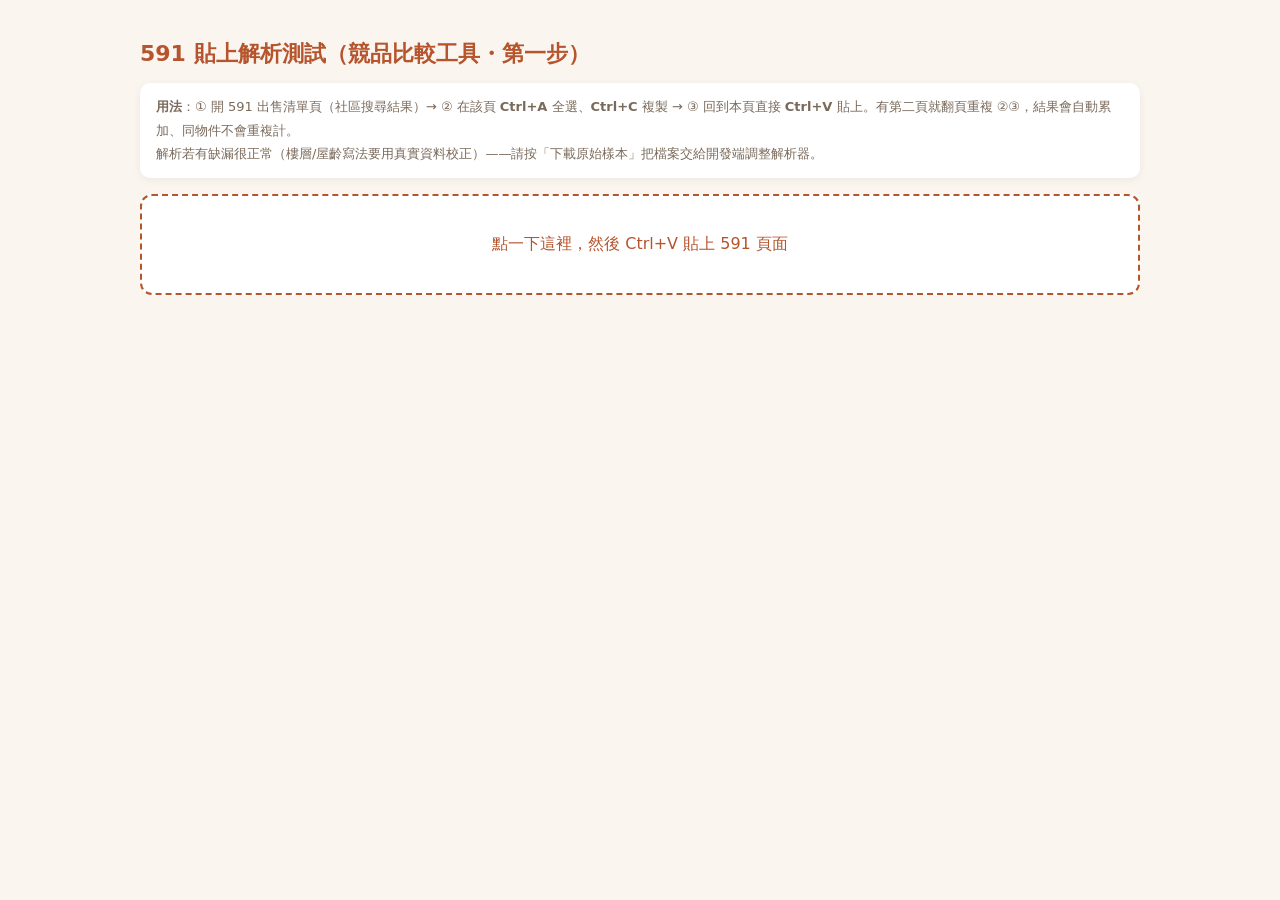
<file: tools/591-paste-test.html>
<!DOCTYPE html>
<html lang="zh-Hant">
<head>
<meta charset="utf-8">
<meta name="viewport" content="width=device-width,initial-scale=1">
<title>591 貼上解析測試</title>
<style>
  /* 沿用全站色系（陶土橘/墨綠/米色），但本頁是開發工具、獨立不依賴 style.css */
  body{font-family:"Noto Sans TC",system-ui,sans-serif;background:#faf6ef;color:#3d3229;margin:0;padding:24px;max-width:1000px;margin-inline:auto}
  h1{font-size:22px;color:#b5542d}
  .note{font-size:13px;color:#7a6a5b;line-height:1.8;background:#fff;border-radius:10px;padding:12px 16px;box-shadow:0 2px 8px rgba(0,0,0,.06)}
  #zone{margin:16px 0;padding:38px 16px;border:2px dashed #b5542d;border-radius:12px;text-align:center;color:#b5542d;font-size:16px;background:#fff;cursor:pointer}
  #zone.got{border-color:#2e6e62;color:#2e6e62}
  #stats{font-size:15px;font-weight:700;margin:12px 0}
  table{width:100%;border-collapse:collapse;background:#fff;border-radius:10px;overflow:hidden;box-shadow:0 2px 8px rgba(0,0,0,.06)}
  th,td{padding:8px 10px;border-bottom:1px solid #efe7dc;text-align:left;font-size:13px;vertical-align:top}
  th{background:#f3ece1;color:#6b5847;white-space:nowrap}
  td.num{text-align:right;white-space:nowrap}
  .miss{color:#c0392b}
  .btn{display:inline-block;margin:8px 8px 8px 0;padding:8px 14px;border:none;border-radius:8px;background:#2e6e62;color:#fff;font-size:14px;cursor:pointer;font-family:inherit}
  .btn.gray{background:#8a7a6a}
  #skipped{margin-top:18px}
  #skipped pre{font-size:12px;background:#fff;border-radius:10px;padding:10px 14px;white-space:pre-wrap;word-break:break-all;color:#8a7a6a}
  .warn{background:#fdf3e3;color:#b07d1a;border-radius:10px;padding:10px 14px;font-size:14px;margin:10px 0}
</style>
</head>
<body>
<h1>591 貼上解析測試（競品比較工具・第一步）</h1>
<div class="note">
  <b>用法</b>：① 開 591 出售清單頁（社區搜尋結果）→ ② 在該頁 <b>Ctrl+A</b> 全選、<b>Ctrl+C</b> 複製
  → ③ 回到本頁直接 <b>Ctrl+V</b> 貼上。有第二頁就翻頁重複 ②③，結果會自動累加、同物件不會重複計。<br>
  解析若有缺漏很正常（樓層/屋齡寫法要用真實資料校正）——請按「下載原始樣本」把檔案交給開發端調整解析器。
</div>

<div id="zone">點一下這裡，然後 Ctrl+V 貼上 591 頁面</div>
<div id="stats"></div>
<div id="warnbox"></div>
<div>
  <button class="btn" id="dl" style="display:none">下載原始樣本（給開發端校正用）</button>
  <button class="btn gray" id="reset" style="display:none">清空重來</button>
</div>
<div id="out"></div>
<div id="skipped"></div>

<!-- 解析器已併入 listing-logic.js（競品比較頁與本測試頁共用同一份） -->
<script src="../listing-logic.js"></script>
<script>
const $ = s => document.querySelector(s);
const all = new Map();      // 跨多次貼上累積的物件（key=591 物件編號）
const rawPastes = [];       // 每次貼上的原始 HTML（供下載校正解析器）
let pasteCount = 0, lastSkipped = [];

document.addEventListener('paste', e => {
  e.preventDefault();
  const html = e.clipboardData.getData('text/html');
  const plain = e.clipboardData.getData('text/plain');
  if (!html){
    $('#warnbox').innerHTML = '<div class="warn">這次貼上沒有帶網頁格式（可能經過記事本等純文字軟體）。請直接在 591 頁面 Ctrl+A、Ctrl+C，再回來貼。</div>';
    return;
  }
  $('#warnbox').innerHTML = '';
  pasteCount++;
  rawPastes.push(html);

  const r = parse591(html);
  lastSkipped = r.skipped;
  for (const it of r.items){
    /* 跨頁去重：留欄位比較齊的那筆 */
    const old = all.get(it.id);
    if (!old || fieldCount591(it) > fieldCount591(old)) all.set(it.id, it);
  }
  render(plain.length, html.length, r.items.length);
});

function render(plainLen, htmlLen, newCount){
  $('#zone').classList.add('got');
  $('#zone').textContent = '已收到，可以繼續貼下一頁';
  $('#stats').textContent = `已貼 ${pasteCount} 次｜這次解析出 ${newCount} 筆｜累計 ${all.size} 筆（去重後）｜這次剪貼簿：HTML ${Math.round(htmlLen/1024)}KB / 純文字 ${Math.round(plainLen/1024)}KB`;
  $('#dl').style.display = $('#reset').style.display = 'inline-block';

  const items = Array.from(all.values());
  const cell = (v, suffix='') => v === null || v === undefined
    ? '<td class="num miss">—</td>' : `<td class="num">${v}${suffix}</td>`;
  $('#out').innerHTML = `<table><thead><tr>
    <th>#</th><th>社區</th><th>標題</th><th>樓層</th><th>權狀</th><th>主建</th><th>格局</th><th>總價(萬)</th><th>單價(萬/坪)</th><th>屋齡</th><th>連結</th>
    </tr></thead><tbody>` +
    items.map((it, i) => `<tr>
      <td>${i+1}</td>
      ${it.community ? `<td>${esc(it.community)}</td>` : '<td class="miss">—</td>'}
      <td>${it.title ? esc(it.title) : `<span class="miss">（沒抓到標題）</span>`}</td>
      ${it.floor ? `<td class="num">${it.floor}${it.floorTotal ? '/' + it.floorTotal : ''}</td>` : '<td class="num miss">—</td>'}
      ${cell(it.size, '坪')}
      ${cell(it.sizeMain, '坪')}
      ${it.layout ? `<td>${esc(it.layout)}</td>` : '<td class="miss">—</td>'}
      ${cell(it.price)}
      ${cell(it.unitPrice)}
      ${cell(it.age, '年')}
      <td><a href="${it.url}" target="_blank">開啟</a></td>
    </tr>`).join('') + '</tbody></table>';

  $('#skipped').innerHTML = lastSkipped.length
    ? `<b>這次略過 ${lastSkipped.length} 筆（無價格的連結，多半是廣告）：</b><pre>${esc(lastSkipped.map(s => s.id + '：' + s.text).join('\n'))}</pre>`
    : '';
}

const esc = s => String(s).replace(/[&<>"]/g, c => ({'&':'&amp;','<':'&lt;','>':'&gt;','"':'&quot;'}[c]));

/* 下載原始貼上內容：多次貼上會合成一個檔，中間用註解分隔 */
$('#dl').onclick = () => {
  const blob = new Blob([rawPastes.join('\n<!-- ===== 下一次貼上 ===== -->\n')], {type:'text/html'});
  const a = document.createElement('a');
  a.href = URL.createObjectURL(blob);
  a.download = '591貼上樣本.html';
  a.click();
  URL.revokeObjectURL(a.href);
};
$('#reset').onclick = () => location.reload();
</script>
</body>
</html>
</file>
<file: style.css>
/* ================================================
   林口置產工具箱 — 共用樣式
   包含：設計系統 CSS 變數、全站導覽列、共用元件
   ================================================ */

/* 設計系統 — CSS 變數 */
:root {
  --bg:#FBF6EE; --bg2:#F4ECDF; --ink:#26221C; --ink-soft:#5C544A;
  --line:#E4D8C5; --card:#FFFFFF;
  --clay:#BD5E39; --clay-d:#9C4A2B; --teal:#3C7A62; --teal-d:#2E5F4C;
  --amber:#C2902B; --red:#B23F2A; --gold:#C9A24A;
  --shadow:0 8px 28px rgba(60,44,28,.10), 0 2px 6px rgba(60,44,28,.06);
  --serif:"Noto Serif TC",serif;
  --sans:"Noto Sans TC","PingFang TC","Microsoft JhengHei",sans-serif;
}
*,*::before,*::after{box-sizing:border-box;margin:0;padding:0}
html,body{background:var(--bg);color:var(--ink);font-family:var(--sans);line-height:1.6;-webkit-font-smoothing:antialiased}
body{background-image:radial-gradient(circle at 12% -5%,#F7EEDF 0,transparent 42%),radial-gradient(circle at 110% 8%,#F0E5D2 0,transparent 46%)}

/* 全站導覽列 */
.site-nav{background:#2C2620;position:sticky;top:0;z-index:200;box-shadow:0 2px 10px rgba(0,0,0,.25)}
.nav-inner{max-width:1120px;margin:0 auto;padding:0 16px;display:flex;align-items:center;justify-content:space-between;height:52px}
.nav-logo{font-family:var(--serif);font-weight:900;font-size:15px;color:var(--gold);text-decoration:none;letter-spacing:.3px;flex-shrink:0}
.nav-links{display:flex;gap:4px;overflow-x:auto;min-width:0;-webkit-overflow-scrolling:touch;scrollbar-width:none}
.nav-links::-webkit-scrollbar{display:none}/* 手機:導覽列過寬時自己橫向滑動,不撐寬整頁 */
.nav-links a{color:#C9B89B;text-decoration:none;font-size:13.5px;font-weight:700;padding:6px 13px;border-radius:8px;transition:.15s;white-space:nowrap}
.nav-links a:hover{color:#F7EEDF;background:rgba(255,255,255,.08)}
.nav-links a.active{color:var(--gold);background:rgba(201,162,74,.15)}

/* 主容器 */
.wrap{max-width:1120px;margin:0 auto;padding:18px 16px 60px}

/* Hero 標頭 */
header.hero{display:flex;align-items:flex-end;justify-content:space-between;gap:16px;flex-wrap:wrap;
  padding:22px 24px;border-radius:20px;background:linear-gradient(135deg,#2C2620,#3a322a);
  color:#F7EEDF;box-shadow:var(--shadow);position:relative;overflow:hidden}
header.hero::after{content:"";position:absolute;right:-40px;top:-40px;width:200px;height:200px;border-radius:50%;
  background:radial-gradient(circle,rgba(189,94,57,.55),transparent 70%)}
.hero h1{font-family:var(--serif);font-weight:900;font-size:clamp(24px,5vw,38px);letter-spacing:.5px;line-height:1.15}
.hero h1 .mk{color:var(--gold)}
.hero p{color:#E7D7BE;font-size:14px;margin-top:6px;max-width:46ch}
.hero .badge{font-family:var(--serif);font-size:13px;font-weight:700;color:#2C2620;background:var(--gold);
  padding:5px 12px;border-radius:999px;display:inline-block;align-self:flex-start;margin-bottom:8px}
.hero .yr{text-align:right;line-height:1.6;color:#E7D7BE}
.hero .yr .yr-biz{display:block;font-family:var(--serif);font-size:16px;font-weight:700;color:#F3E6CE;letter-spacing:.3px}
.hero .yr .yr-nm{display:block;font-size:15px;font-weight:600;color:#E7D7BE;margin-top:3px}

/* 卡片 */
.panel{background:var(--card);border:1px solid var(--line);border-radius:18px;box-shadow:var(--shadow)}

/* 表單通用元件 */
.field{flex:1 1 240px;min-width:0}
label.lbl{display:block;font-size:12.5px;font-weight:700;color:var(--clay-d);margin-bottom:6px;letter-spacing:.3px}
input[type=text],select,input[type=number]{width:100%;padding:12px 14px;border:1.5px solid var(--line);border-radius:12px;
  font-family:var(--sans);font-size:15px;background:#FFFDF9;color:var(--ink);outline:none;transition:.18s}
input:focus,select:focus{border-color:var(--clay);box-shadow:0 0 0 3px rgba(189,94,57,.14)}

.btn{border:none;cursor:pointer;font-family:var(--sans);font-weight:700;font-size:15px;padding:12px 20px;
  border-radius:12px;background:var(--clay);color:#fff;transition:.18s;white-space:nowrap}
.btn:hover{background:var(--clay-d)}
.btn.ghost{background:#fff;color:var(--clay-d);border:1.5px solid var(--line)}
.btn.ghost:hover{border-color:var(--clay)}
.hint{font-size:12.5px;color:var(--ink-soft);margin-top:10px}

/* 區塊標題 */
.sec-title{font-family:var(--serif);font-weight:900;font-size:20px;margin:30px 4px 14px;display:flex;align-items:center;gap:10px}
.sec-title .bar{width:5px;height:22px;background:var(--clay);border-radius:3px}

/* Toast 訊息 */
.toast{position:fixed;left:50%;bottom:26px;transform:translateX(-50%) translateY(20px);background:var(--ink);
  color:#fff;padding:11px 20px;border-radius:999px;font-size:14px;opacity:0;pointer-events:none;transition:.3s;z-index:9999}
.toast.show{opacity:1;transform:translateX(-50%) translateY(0)}

/* 免責聲明區塊 */
.disc{background:#FBF3E0;border:1px solid #EBD8AE;border-radius:12px;padding:12px 16px;font-size:12.5px;color:#7a6a3e;margin-top:14px}

/* Footer */
footer{margin-top:34px;font-size:12px;color:var(--ink-soft);text-align:center;line-height:1.8}
</file>
